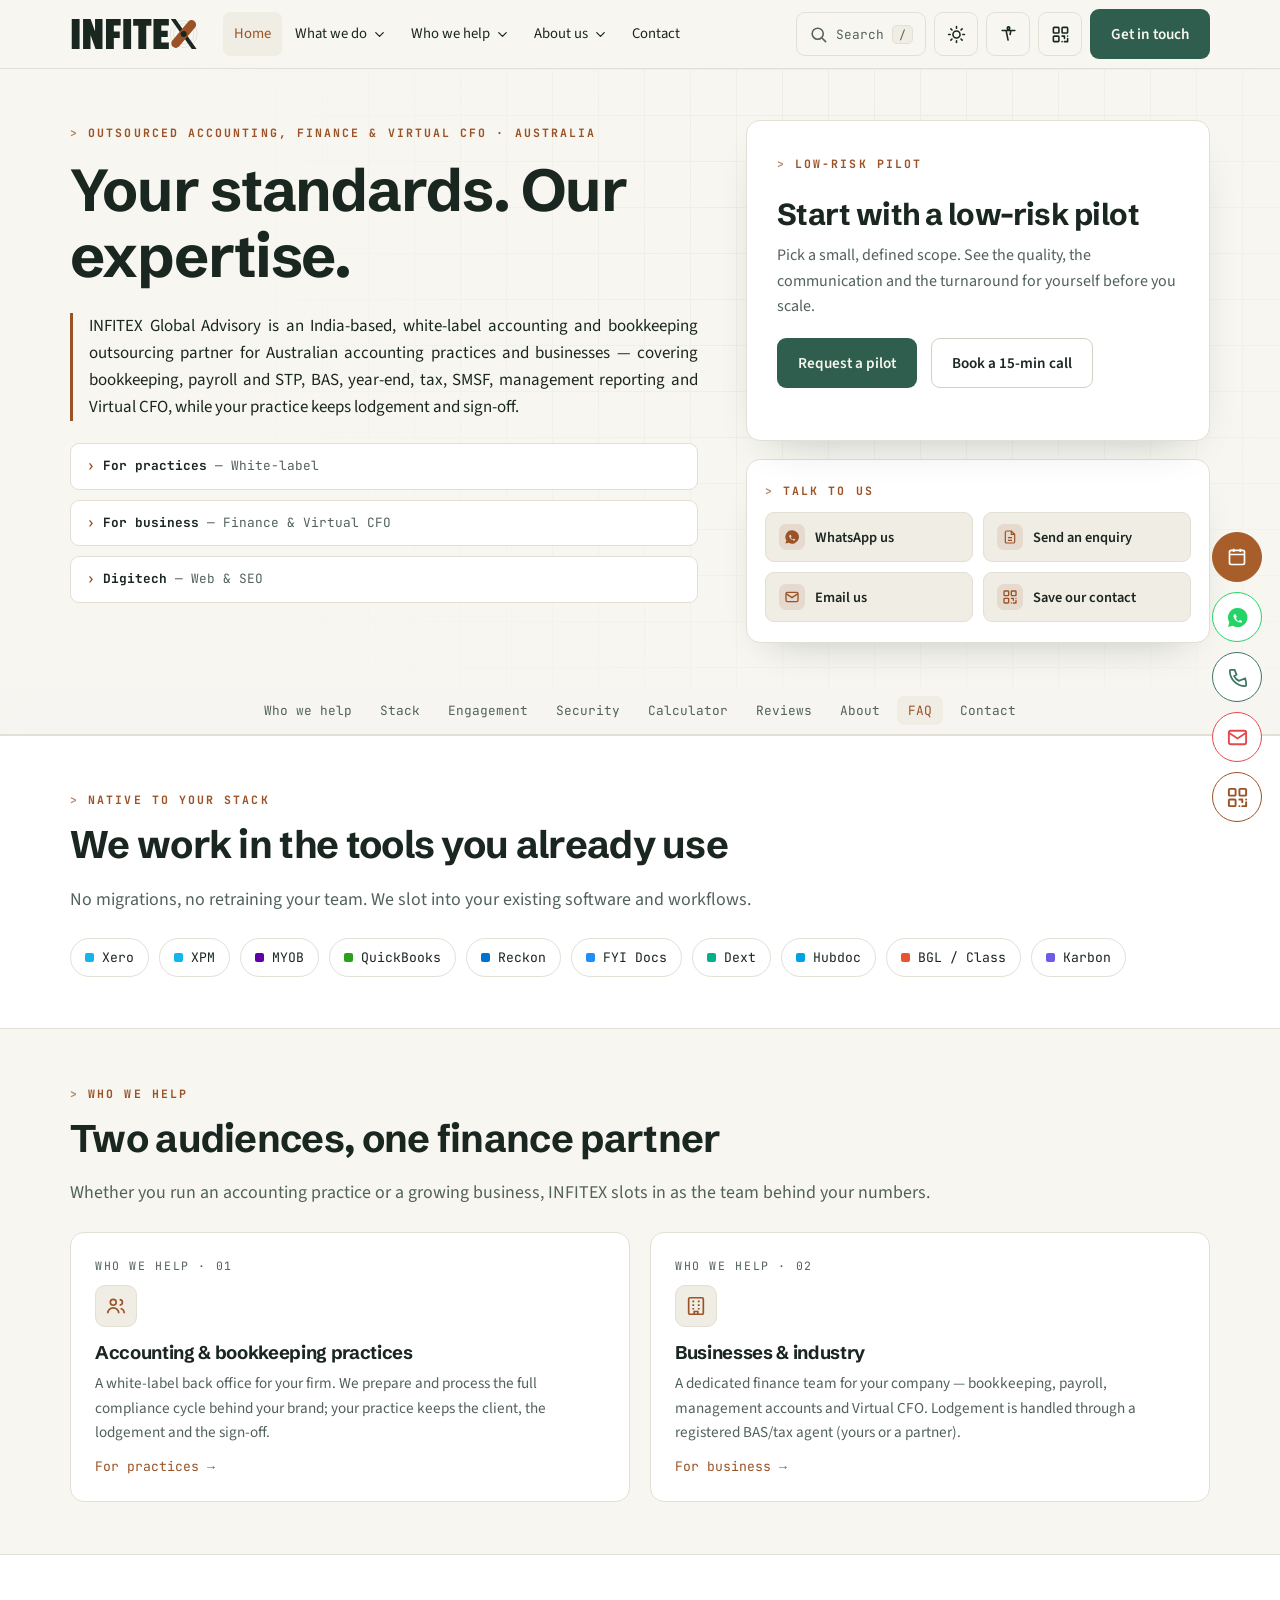
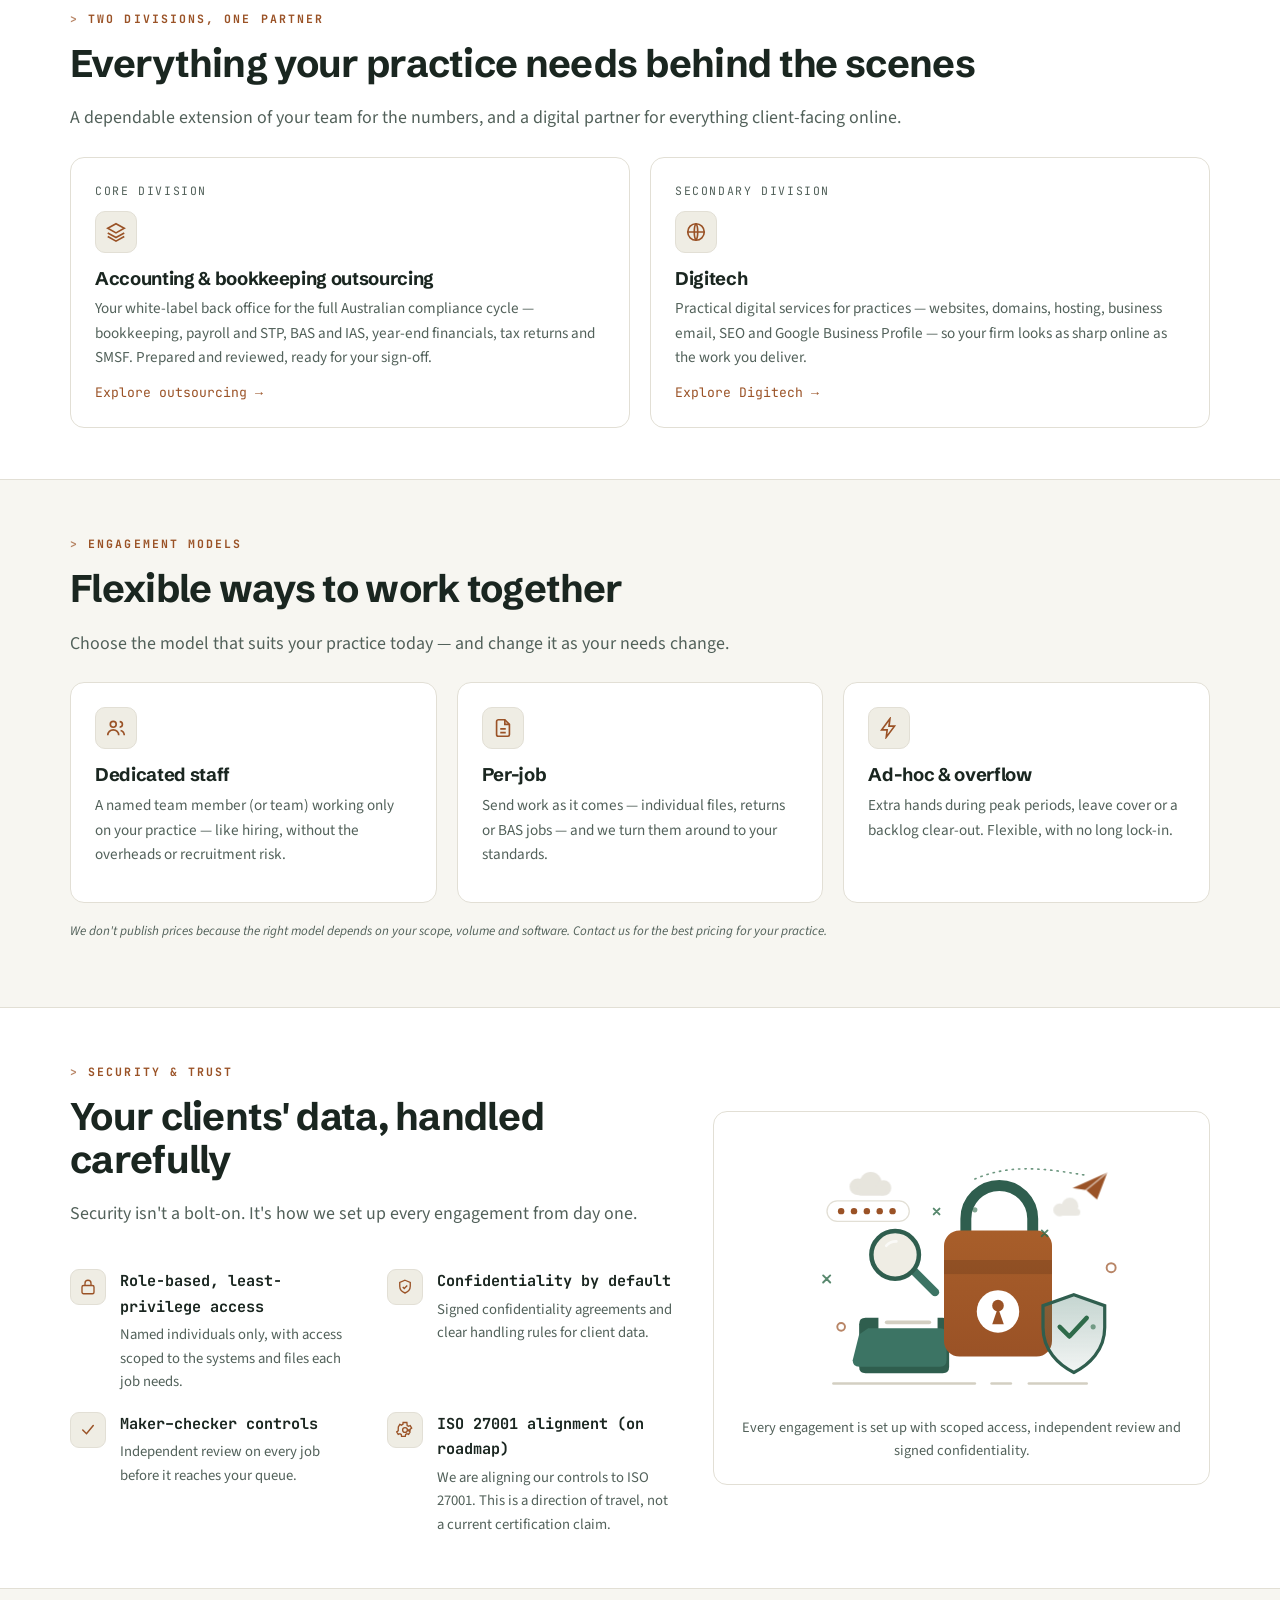
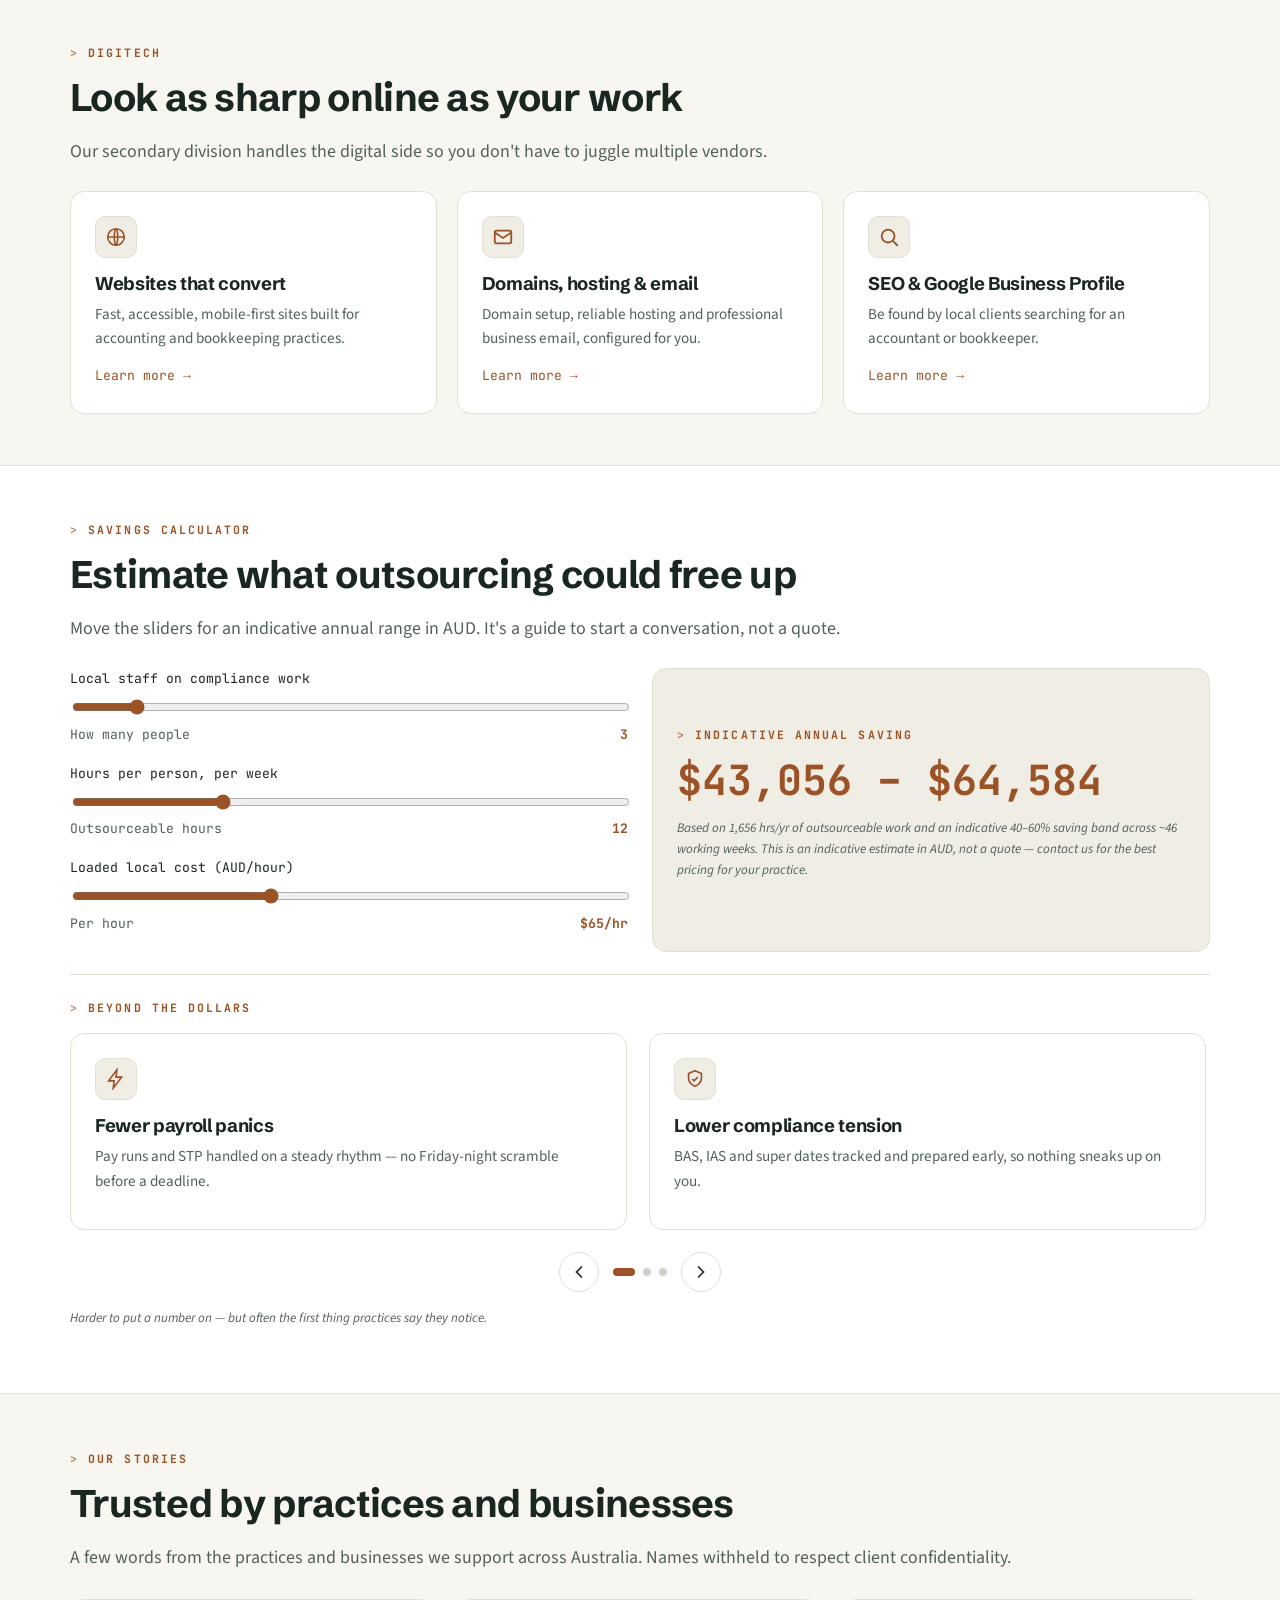
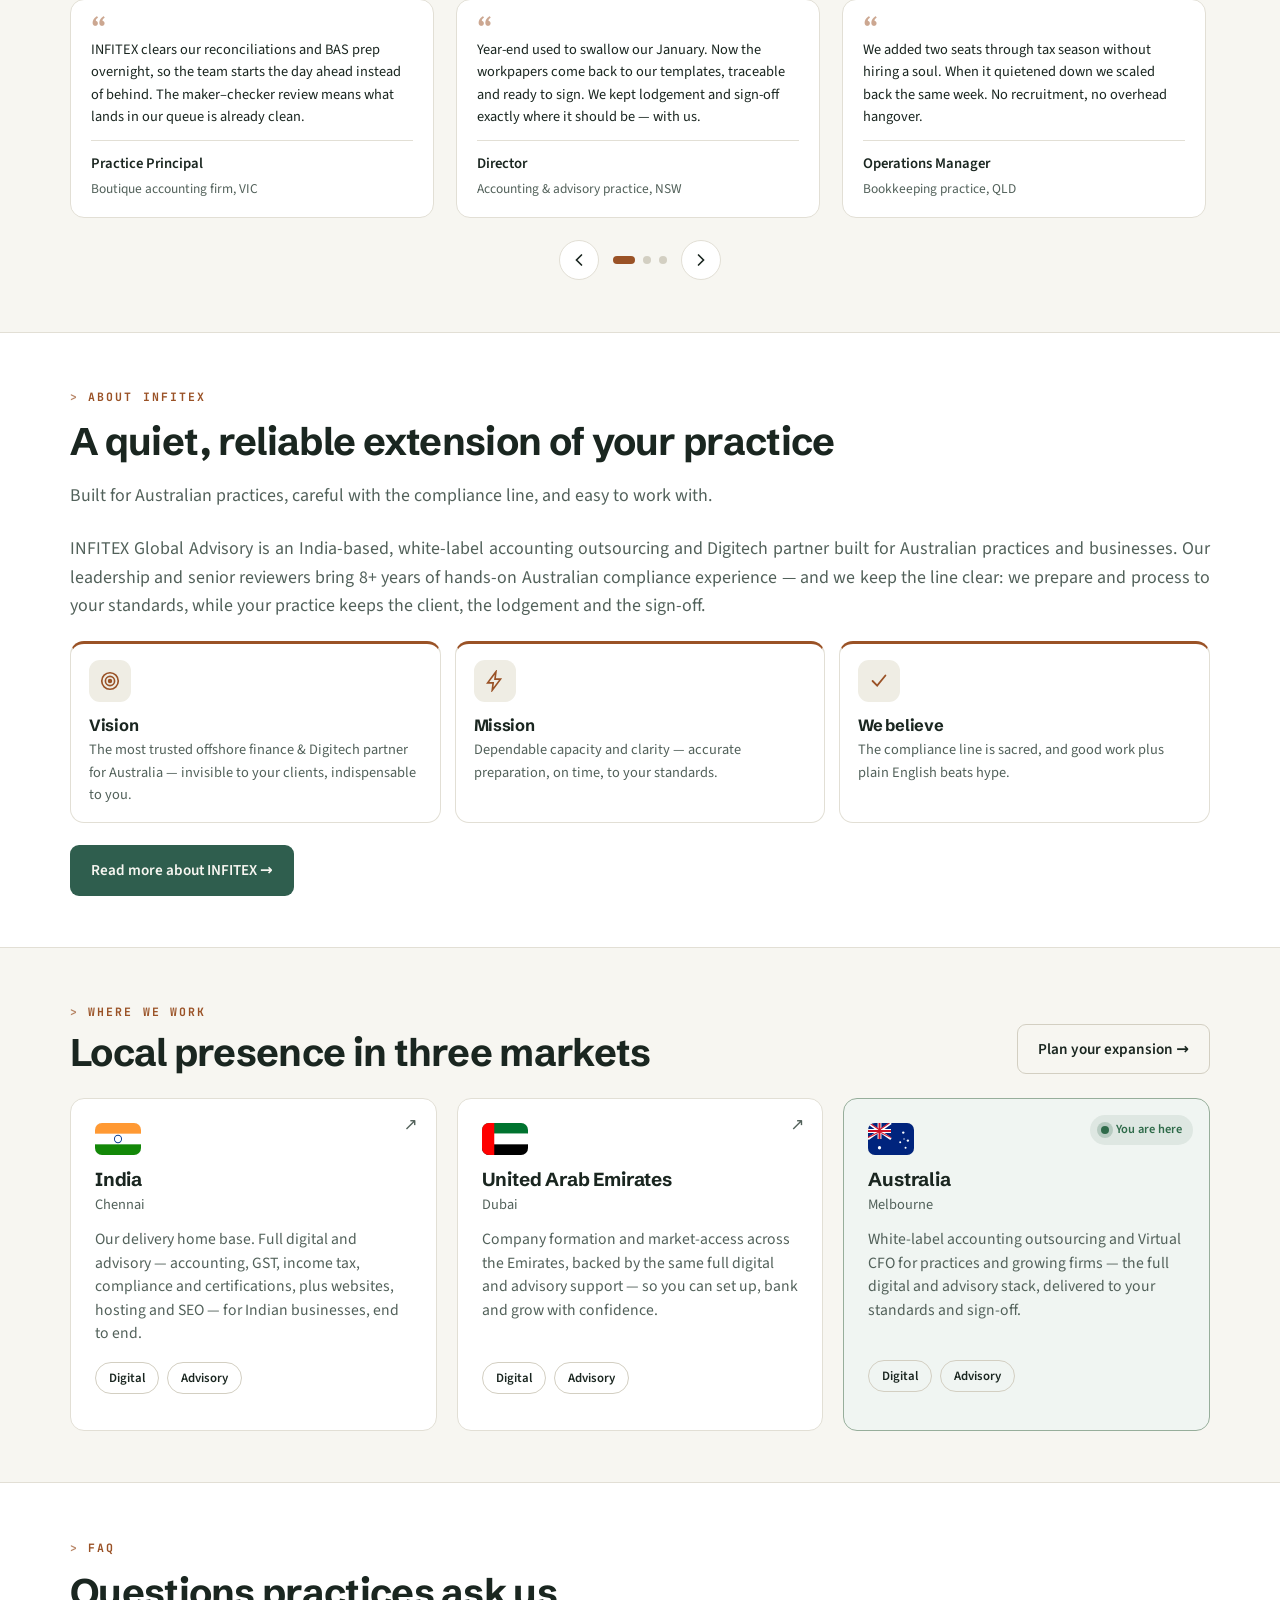
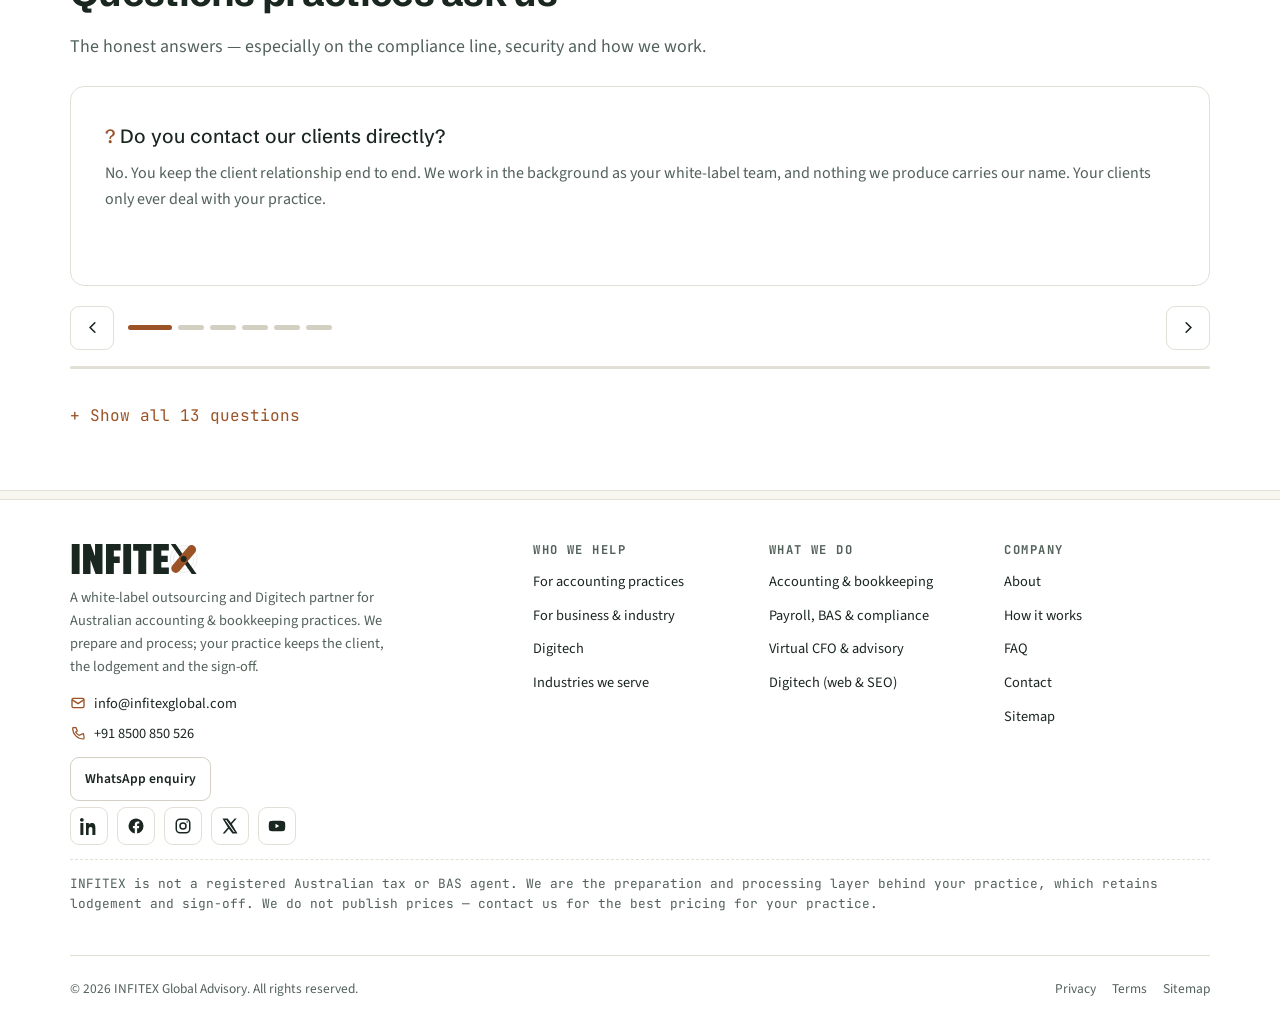
<file: index.html>
<!doctype html><html lang="en-AU"><head><meta charset="utf-8"><!-- Google tag (gtag.js) --><script async src="https://www.googletagmanager.com/gtag/js?id=G-7Z1QJE4YSM"></script><script>window.dataLayer=window.dataLayer||[];function gtag(){dataLayer.push(arguments);}gtag("js",new Date());gtag("config","G-7Z1QJE4YSM");</script><meta name="viewport" content="width=device-width,initial-scale=1,viewport-fit=cover"><title>White-label accounting outsourcing, Australia | INFITEX</title><meta name="description" content="White-label accounting, bookkeeping & Virtual CFO outsourcing for Australian practices and businesses. We prepare; you keep lodgement & sign-off."><meta name="author" content="INFITEX Global Advisory"><meta name="robots" content="index,follow,max-image-preview:large,max-snippet:-1,max-video-preview:-1"><link rel="canonical" href="https://infitexglobal.com/"><!-- SEO/GEO verification scaffold — replace PLACEHOLDER tokens after deploy --><meta name="google-site-verification" content="GOOGLE_SITE_VERIFICATION"><!-- <meta name="msvalidate.01" content="BING_SITE_VERIFICATION"> --><!-- <meta name="yandex-verification" content="YANDEX_SITE_VERIFICATION"> --><!-- <meta name="p:domain_verify" content="PINTEREST_SITE_VERIFICATION"> --><meta property="og:type" content="website"><meta property="og:site_name" content="INFITEX Global Advisory"><meta property="og:title" content="White-label accounting outsourcing, Australia | INFITEX"><meta property="og:description" content="White-label accounting, bookkeeping & Virtual CFO outsourcing for Australian practices and businesses. We prepare; you keep lodgement & sign-off."><meta property="og:url" content="https://infitexglobal.com/"><meta property="og:image" content="https://infitexglobal.com/og-image.png"><meta property="og:image:width" content="1200"><meta property="og:image:height" content="630"><meta property="og:image:alt" content="INFITEX Global Advisory — white-label accounting outsourcing for Australian practices"><meta property="og:locale" content="en_AU"><meta name="twitter:card" content="summary_large_image"><meta name="twitter:title" content="White-label accounting outsourcing, Australia | INFITEX"><meta name="twitter:description" content="White-label accounting, bookkeeping & Virtual CFO outsourcing for Australian practices and businesses. We prepare; you keep lodgement & sign-off."><meta name="twitter:image" content="https://infitexglobal.com/og-image.png"><meta name="twitter:image:alt" content="INFITEX Global Advisory"><meta name="theme-color" content="#F7F6F1" media="(prefers-color-scheme: light)"><meta name="theme-color" content="#14211C" media="(prefers-color-scheme: dark)"><link rel="icon" href="favicon.svg" type="image/svg+xml"><link rel="apple-touch-icon" href="apple-touch-icon.png"><link rel="sitemap" type="application/xml" title="Sitemap" href="sitemap.xml"><script>(function(){try{var d=document.documentElement;var t=localStorage.getItem('ix-theme')||'light';d.setAttribute('data-theme',t);if(localStorage.getItem('ix-contrast')==='high')d.setAttribute('data-contrast','high');if(localStorage.getItem('ix-grayscale')==='on')d.setAttribute('data-grayscale','on');var ts=localStorage.getItem('ix-textstep');var s=[-2,0,2,4,6];if(ts!==null)d.style.setProperty('--type-scale-step',(s[parseInt(ts,10)]||0)+'px');}catch(e){}})();</script><link rel="preload" href="/fonts/schibsted-grotesk-700.woff2" as="font" type="font/woff2" crossorigin><link rel="preload" href="/fonts/source-sans-3-400.woff2" as="font" type="font/woff2" crossorigin><link rel="stylesheet" href="styles.css?v=592ddce4"><script type="application/ld+json">{"@context":"https://schema.org","@graph":[{"@context":"https://schema.org","@type":"WebPage","@id":"https://infitexglobal.com/#webpage","url":"https://infitexglobal.com/","name":"White-label accounting outsourcing, Australia | INFITEX","description":"White-label accounting, bookkeeping & Virtual CFO outsourcing for Australian practices and businesses. We prepare; you keep lodgement & sign-off.","inLanguage":"en-AU","isPartOf":{"@id":"https://infitexglobal.com/#website"},"about":{"@id":"https://infitexglobal.com/#organization"},"speakable":{"@type":"SpeakableSpecification","cssSelector":["h1",".answer-lede"]}},{"@context":"https://schema.org","@type":"ProfessionalService","@id":"https://infitexglobal.com/#organization","name":"INFITEX Global Advisory","alternateName":"INFITEX","slogan":"A finance team that works to your standards.","description":"INFITEX Global Advisory is an India-based, white-label accounting and bookkeeping outsourcing partner for Australian accounting practices and businesses, covering bookkeeping, payroll and STP, BAS and IAS, year-end financials, tax and SMSF, plus management reporting and Virtual CFO. The client practice always retains lodgement and sign-off. A Digitech division provides websites, business email and SEO.","url":"https://infitexglobal.com/","logo":"https://infitexglobal.com/logo.svg","image":"https://infitexglobal.com/og-image.png","email":"info@infitexglobal.com","telephone":"+91-8500-850-526","priceRange":"Contact for a tailored quote","currenciesAccepted":"AUD","areaServed":{"@type":"Country","name":"Australia"},"knowsLanguage":["en-AU","en"],"availableLanguage":["English"],"knowsAbout":["White-label accounting outsourcing","Bookkeeping","Bank reconciliations","Accounts payable and receivable","Payroll","Single Touch Payroll (STP)","BAS preparation","IAS preparation","Year-end financial statements","Company and trust tax returns","SMSF accounting","BGL","Class","Xero","XPM","MYOB","QuickBooks","Reckon","Karbon","Dext","Hubdoc","FYI Docs","Management reporting","Budgeting and forecasting","Cash-flow forecasting","Virtual CFO","Australian tax compliance"],"serviceType":["Accounting outsourcing","Bookkeeping outsourcing","Payroll outsourcing","BAS and IAS preparation","Virtual CFO","Management reporting","Web design and SEO (Digitech)"],"contactPoint":{"@type":"ContactPoint","contactType":"sales","email":"info@infitexglobal.com","telephone":"+91-8500-850-526","areaServed":"AU","availableLanguage":["en-AU","en"]},"address":{"@type":"PostalAddress","addressCountry":"IN"},"sameAs":["https://www.linkedin.com/company/infitexglobal","https://www.facebook.com/infitexglobal","https://www.instagram.com/infitexglobal","https://x.com/infitexglobal","https://www.youtube.com/@infitexglobal"]},{"@context": "https://schema.org", "@type": "WebSite", "@id": "https://infitexglobal.com/#website", "name": "INFITEX Global Advisory", "url": "https://infitexglobal.com/", "publisher": {"@id": "https://infitexglobal.com/#organization"}, "inLanguage": "en-AU", "potentialAction": {"@type": "SearchAction", "target": {"@type": "EntryPoint", "urlTemplate": "https://infitexglobal.com/?q={search_term_string}"}, "query-input": "required name=search_term_string"}},{"@context": "https://schema.org", "@type": "Service", "serviceType": "White-label accounting & bookkeeping outsourcing", "provider": {"@id": "https://infitexglobal.com/#organization"}, "areaServed": {"@type": "Country", "name": "Australia"}, "description": "White-label preparation and processing across the Australian compliance cycle — bookkeeping, payroll and STP, BAS and IAS, year-end, tax, SMSF — plus management reporting and Virtual CFO. The client practice retains lodgement and sign-off.", "hasOfferCatalog": {"@type": "OfferCatalog", "name": "INFITEX services", "itemListElement": [{"@type": "Offer", "itemOffered": {"@type": "Service", "name": "Accounting & bookkeeping outsourcing"}}, {"@type": "Offer", "itemOffered": {"@type": "Service", "name": "Payroll, BAS & compliance preparation"}}, {"@type": "Offer", "itemOffered": {"@type": "Service", "name": "Virtual CFO & management reporting"}}, {"@type": "Offer", "itemOffered": {"@type": "Service", "name": "Digitech — websites, email & SEO"}}]}},{"@context": "https://schema.org", "@type": "FAQPage", "mainEntity": [{"@type": "Question", "name": "Do you contact our clients directly?", "acceptedAnswer": {"@type": "Answer", "text": "No. You keep the client relationship end to end. We work in the background as your white-label team, and nothing we produce carries our name. Your clients only ever deal with your practice."}}, {"@type": "Question", "name": "Are you a registered Australian tax or BAS agent?", "acceptedAnswer": {"@type": "Answer", "text": "No, and we never present ourselves as one. INFITEX is the preparation and processing layer behind your practice. Your registered agents retain all lodgement and sign-off responsibilities under the Tax Agent Services Act."}}, {"@type": "Question", "name": "Who lodges and signs off the work?", "acceptedAnswer": {"@type": "Answer", "text": "Your practice does. We prepare and process to your standards and hand the work back for your review, sign-off and lodgement. Final professional judgement always stays with you."}}, {"@type": "Question", "name": "What tasks can you take on?", "acceptedAnswer": {"@type": "Answer", "text": "Bookkeeping and reconciliations, accounts payable and receivable, payroll and STP, BAS and IAS preparation, year-end financials, company and trust tax returns, SMSF accounts and clean workpapers behind every job."}}, {"@type": "Question", "name": "Which software do you work in?", "acceptedAnswer": {"@type": "Answer", "text": "The tools you already use — Xero, XPM, MYOB, QuickBooks, Reckon, FYI Docs, Dext, Hubdoc, BGL and Class, and Karbon. We adapt to your stack and workflows rather than asking you to change."}}, {"@type": "Question", "name": "How do you keep our data secure?", "acceptedAnswer": {"@type": "Answer", "text": "Role-based access, named individuals on your jobs, confidentiality agreements and least-privilege access to your systems. We are aligning our controls to ISO 27001 — certification is on our roadmap, not a current claim."}}, {"@type": "Question", "name": "Do you use a maker–checker review?", "acceptedAnswer": {"@type": "Answer", "text": "Yes. Work is prepared by one team member and independently reviewed by another before it reaches you, so what lands in your queue is already checked and traceable."}}, {"@type": "Question", "name": "What turnaround can we expect?", "acceptedAnswer": {"@type": "Answer", "text": "Turnaround depends on scope and volume, and we agree it with you up front. The India–Australia time difference often means work moves overnight, so jobs can be ready for your morning."}}, {"@type": "Question", "name": "Can we start with a trial?", "acceptedAnswer": {"@type": "Answer", "text": "Yes. We recommend a low-risk pilot on a defined scope — a handful of files or one work type — so you can judge quality and fit before scaling up."}}, {"@type": "Question", "name": "Are we locked into a contract?", "acceptedAnswer": {"@type": "Answer", "text": "No long lock-in. We earn the relationship through quality and reliability. Engagement models are flexible and can scale up or down as your practice needs change."}}, {"@type": "Question", "name": "How does the time-zone difference help us?", "acceptedAnswer": {"@type": "Answer", "text": "Work prepared during Australian evening hours can be ready for your team the next morning, which helps smooth peak-period workloads without adding local headcount."}}, {"@type": "Question", "name": "Why don't you publish pricing?", "acceptedAnswer": {"@type": "Answer", "text": "Because the right price depends on your scope, volume and software. We tailor it to your practice rather than forcing you into a fixed tier — contact us for the best pricing for your practice."}}, {"@type": "Question", "name": "Do you also build websites and do SEO?", "acceptedAnswer": {"@type": "Answer", "text": "Yes — through our Digitech division. Websites, domains, hosting, business email, SEO and Google Business Profile, built for accounting and bookkeeping practices."}}]},{"@context":"https://schema.org","@type":"BreadcrumbList","itemListElement":[{"@type":"ListItem","position":1,"name":"Home","item":"https://infitexglobal.com/"}]}]}</script><!-- Microsoft Clarity --><script>(function(c,l,a,r,i,t,y){c[a]=c[a]||function(){(c[a].q=c[a].q||[]).push(arguments)};t=l.createElement(r);t.async=1;t.src="https://www.clarity.ms/tag/"+i+"?ref=bwt";y=l.getElementsByTagName(r)[0];y.parentNode.insertBefore(t,y);})(window,document,"clarity","script","xyhvnnr2j4");</script></head><body><a class="skip-link" href="#main">Skip to content</a><header class="site-header"><div class="shell header-inner"><a class="brand" href="/" aria-label="INFITEX Global Advisory — home"><svg class="brand-logo" viewBox="0 0 309.3 72.0" role="img" aria-label="INFITEX" focusable="false"><g class="brand-word" transform="translate(0 72.00) scale(0.10465 -0.10465)"><g transform="translate(0.0 0)"><path d="M40 0V688H220V0Z"/></g><g transform="translate(260.0 0)"><path d="M327 0 216 310H211V0H40V688H213L309 421H315V688H486V0Z"/></g><g transform="translate(786.0 0)"><path d="M40 0V688H377V540H220V402H356V254H220V0Z"/></g><g transform="translate(1183.0 0)"><path d="M40 0V688H220V0Z"/></g><g transform="translate(1443.0 0)"><path d="M126 0V535H7V688H426V535H307V0Z"/></g><g transform="translate(1876.0 0)"><path d="M40 0V688H393V540H220V421H367V274H220V148H393V0Z"/></g></g><g class="brand-x"><g class="bx-ring" fill="none"><circle cx="273.11" cy="36.00" r="24.48"/><circle cx="273.11" cy="36.00" r="32.40"/></g><path class="bx-ink" d="M 242.15 0.00 L 253.67 0.00 L 304.07 72.00 L 292.55 72.00 Z"/><rect class="bx-acc" x="262.31" y="-4.32" width="21.60" height="80.64" rx="10.80" transform="rotate(40 273.11 36.00)"/><circle class="bx-dot" cx="273.11" cy="36.00" r="7.20"/></g></svg></a><nav class="nav" aria-label="Primary"><a class="nav-link" href="/" aria-current="page">Home</a><div class="nav-item has-mega"><button type="button" class="nav-link nav-trigger" aria-expanded="false" aria-haspopup="true" aria-controls="mega-what-we-do">What we do<svg class="caret" viewBox="0 0 24 24" aria-hidden="true" focusable="false"><path d="M6 9l6 6 6-6" fill="none" stroke="currentColor" stroke-width="2" stroke-linecap="round" stroke-linejoin="round"/></svg></button><div class="mega-panel" id="mega-what-we-do" role="region" aria-label="What we do"><div class="mega-grid"><div class="mega-col"><p class="mega-h">Accounting & bookkeeping</p><ul><li><a href="/outsourcing#scope"><span class="mega-t">Bookkeeping & reconciliations</span><span class="mega-d">Books kept accurate, coded and reconciled.</span></a></li><li><a href="/outsourcing#scope"><span class="mega-t">Accounts payable & receivable</span><span class="mega-d">Bills, invoices and debtor follow-up.</span></a></li><li><a href="/outsourcing#scope"><span class="mega-t">Year-end financials</span><span class="mega-d">Financial statements to your standards.</span></a></li><li><a href="/outsourcing#scope"><span class="mega-t">Workpapers</span><span class="mega-d">Clean, traceable workpapers behind every job.</span></a></li></ul></div><div class="mega-col"><p class="mega-h">Payroll, BAS & compliance</p><ul><li><a href="/outsourcing#scope"><span class="mega-t">Payroll & STP</span><span class="mega-d">Pay runs and Single Touch Payroll, ready to lodge.</span></a></li><li><a href="/outsourcing#scope"><span class="mega-t">BAS / IAS preparation</span><span class="mega-d">Activity statements drafted for your sign-off.</span></a></li><li><a href="/outsourcing#scope"><span class="mega-t">Company & trust tax returns</span><span class="mega-d">Returns prepared; your agent signs and lodges.</span></a></li><li><a href="/outsourcing#scope"><span class="mega-t">SMSF accounts (BGL/Class)</span><span class="mega-d">Self-managed super fund accounts & workpapers.</span></a></li></ul></div><div class="mega-col"><p class="mega-h">Advisory & Virtual CFO</p><ul><li><a href="/industry#vcfo"><span class="mega-t">Virtual CFO</span><span class="mega-d">Senior finance leadership, fractionally.</span></a></li><li><a href="/industry#what"><span class="mega-t">Management accounts & reporting</span><span class="mega-d">Monthly, decision-ready reporting.</span></a></li><li><a href="/industry#what"><span class="mega-t">Budgeting & forecasting</span><span class="mega-d">Budgets, rolling forecasts and scenarios.</span></a></li><li><a href="/industry#vcfo"><span class="mega-t">Cash-flow management</span><span class="mega-d">13-week cash-flow and working-capital visibility.</span></a></li></ul></div><div class="mega-col"><p class="mega-h">Digitech</p><ul><li><a href="/digitech#services"><span class="mega-t">Web design & build</span><span class="mega-d">Fast, accessible, mobile-first websites.</span></a></li><li><a href="/digitech#services"><span class="mega-t">Domains, hosting & email</span><span class="mega-d">Set up and managed for you.</span></a></li><li><a href="/digitech#services"><span class="mega-t">SEO & Google Business Profile</span><span class="mega-d">Be found by local clients.</span></a></li><li><a href="/digitech#services"><span class="mega-t">Care & maintenance</span><span class="mega-d">Updates, backups and ongoing changes.</span></a></li></ul></div></div></div></div><div class="nav-item has-mega"><button type="button" class="nav-link nav-trigger" aria-expanded="false" aria-haspopup="true" aria-controls="mega-who-we-help">Who we help<svg class="caret" viewBox="0 0 24 24" aria-hidden="true" focusable="false"><path d="M6 9l6 6 6-6" fill="none" stroke="currentColor" stroke-width="2" stroke-linecap="round" stroke-linejoin="round"/></svg></button><div class="mega-panel" id="mega-who-we-help" role="region" aria-label="Who we help"><div class="mega-grid"><div class="mega-col"><p class="mega-h">By audience</p><ul><li><a href="/outsourcing"><span class="mega-t">For accounting practices</span><span class="mega-d">White-label back office for your firm.</span></a></li><li><a href="/industry"><span class="mega-t">For business & industry</span><span class="mega-d">A dedicated outsourced finance team.</span></a></li><li><a href="/digitech"><span class="mega-t">Digitech</span><span class="mega-d">Web, email & SEO for client-facing growth.</span></a></li></ul></div><div class="mega-col"><p class="mega-h">Industries we serve</p><ul><li><a href="/industry#industries"><span class="mega-t">Construction & trades</span><span class="mega-d">Job costing, payroll and BAS.</span></a></li><li><a href="/industry#industries"><span class="mega-t">Retail & e-commerce</span><span class="mega-d">High-volume reconciliations and reporting.</span></a></li><li><a href="/industry#industries"><span class="mega-t">Professional services</span><span class="mega-d">Clean books and management accounts.</span></a></li><li><a href="/industry#industries"><span class="mega-t">Healthcare & allied health</span><span class="mega-d">Compliant bookkeeping and payroll.</span></a></li></ul></div></div></div></div><div class="nav-item has-mega"><button type="button" class="nav-link nav-trigger" aria-expanded="false" aria-haspopup="true" aria-controls="mega-about-us">About us<svg class="caret" viewBox="0 0 24 24" aria-hidden="true" focusable="false"><path d="M6 9l6 6 6-6" fill="none" stroke="currentColor" stroke-width="2" stroke-linecap="round" stroke-linejoin="round"/></svg></button><div class="mega-panel" id="mega-about-us" role="region" aria-label="About us"><div class="mega-grid"><div class="mega-col"><p class="mega-h">Company</p><ul><li><a href="/about"><span class="mega-t">About INFITEX</span><span class="mega-d">A dependable extension of your team, native to your stack.</span></a></li><li><a href="/about#vmb"><span class="mega-t">Vision, mission & values</span><span class="mega-d">What we stand for and how we work.</span></a></li></ul></div><div class="mega-col"><p class="mega-h">Proof & answers</p><ul><li><a href="/#testimonials"><span class="mega-t">Our stories</span><span class="mega-d">What practices and businesses say about us.</span></a></li><li><a href="/#faq"><span class="mega-t">FAQ</span><span class="mega-d">Honest answers on the compliance line, security and how we work.</span></a></li></ul></div></div></div></div><a class="nav-link" href="/contact">Contact</a></nav><div class="header-tools"><button class="icon-btn search-btn" data-open-search aria-label="Search the site"><svg viewBox="0 0 24 24" fill="none" stroke="currentColor" stroke-width="2" stroke-linecap="round"><circle cx="11" cy="11" r="7"/><path d="M21 21l-4-4"/></svg><span>Search</span><kbd>/</kbd></button><button class="icon-btn" data-theme-toggle aria-label="Toggle light or dark theme" aria-pressed="false"><svg viewBox="0 0 24 24" fill="none" stroke="currentColor" stroke-width="2" stroke-linecap="round"><circle cx="12" cy="12" r="4.5"/><path d="M12 2v2M12 20v2M2 12h2M20 12h2M4.9 4.9l1.4 1.4M17.7 17.7l1.4 1.4M19.1 4.9l-1.4 1.4M6.3 17.7l-1.4 1.4"/></svg></button><button class="icon-btn" data-open-a11y aria-label="Open accessibility settings"><svg viewBox="0 0 24 24" fill="none" stroke="currentColor" stroke-width="2" stroke-linecap="round"><circle cx="12" cy="4" r="1.6"/><path d="M4 7h16M9 7l1 5 1.5 7M15 7l-1 5"/></svg></button><button class="icon-btn qr-header-btn" data-open-qr aria-label="Show QR code to save our contact" title="Save our contact (QR)"><svg viewBox="0 0 24 24" fill="none" stroke="currentColor" stroke-width="2" stroke-linecap="round" stroke-linejoin="round"><rect x="3" y="3" width="7" height="7" rx="1"/><rect x="14" y="3" width="7" height="7" rx="1"/><rect x="3" y="14" width="7" height="7" rx="1"/><path d="M14 14h3v3M21 14v.01M14 21h.01M17 21h4v-4M21 17v.01"/></svg></button><a class="btn btn-primary header-cta" href="/contact">Get in touch</a><button class="icon-btn hamburger" data-open-nav aria-label="Open menu" aria-expanded="false"><svg viewBox="0 0 24 24" fill="none" stroke="currentColor" stroke-width="2" stroke-linecap="round"><path d="M3 6h18M3 12h18M3 18h18"/></svg></button></div></div></header><div class="mobile-nav" id="mobileNav" aria-hidden="true"><div class="mobile-nav-top"><a class="brand" href="/" aria-label="INFITEX home"><svg class="brand-logo" viewBox="0 0 309.3 72.0" role="img" aria-label="INFITEX" focusable="false"><g class="brand-word" transform="translate(0 72.00) scale(0.10465 -0.10465)"><g transform="translate(0.0 0)"><path d="M40 0V688H220V0Z"/></g><g transform="translate(260.0 0)"><path d="M327 0 216 310H211V0H40V688H213L309 421H315V688H486V0Z"/></g><g transform="translate(786.0 0)"><path d="M40 0V688H377V540H220V402H356V254H220V0Z"/></g><g transform="translate(1183.0 0)"><path d="M40 0V688H220V0Z"/></g><g transform="translate(1443.0 0)"><path d="M126 0V535H7V688H426V535H307V0Z"/></g><g transform="translate(1876.0 0)"><path d="M40 0V688H393V540H220V421H367V274H220V148H393V0Z"/></g></g><g class="brand-x"><g class="bx-ring" fill="none"><circle cx="273.11" cy="36.00" r="24.48"/><circle cx="273.11" cy="36.00" r="32.40"/></g><path class="bx-ink" d="M 242.15 0.00 L 253.67 0.00 L 304.07 72.00 L 292.55 72.00 Z"/><rect class="bx-acc" x="262.31" y="-4.32" width="21.60" height="80.64" rx="10.80" transform="rotate(40 273.11 36.00)"/><circle class="bx-dot" cx="273.11" cy="36.00" r="7.20"/></g></svg></a><button class="icon-btn" data-close-nav aria-label="Close menu"><svg viewBox="0 0 24 24" fill="none" stroke="currentColor" stroke-width="2" stroke-linecap="round"><path d="M6 6l12 12M18 6L6 18"/></svg></button></div><nav aria-label="Mobile"><a class="m-link" href="/">Home</a><div class="m-acc"><button type="button" class="m-acc-btn" aria-expanded="false" aria-controls="macc-what-we-do">What we do<svg class="caret" viewBox="0 0 24 24" aria-hidden="true" focusable="false"><path d="M6 9l6 6 6-6" fill="none" stroke="currentColor" stroke-width="2" stroke-linecap="round" stroke-linejoin="round"/></svg></button><div class="m-acc-panel" id="macc-what-we-do"><p class="m-group">Accounting & bookkeeping</p><a class="m-sublink" href="/outsourcing#scope">Bookkeeping & reconciliations</a><a class="m-sublink" href="/outsourcing#scope">Accounts payable & receivable</a><a class="m-sublink" href="/outsourcing#scope">Year-end financials</a><a class="m-sublink" href="/outsourcing#scope">Workpapers</a><p class="m-group">Payroll, BAS & compliance</p><a class="m-sublink" href="/outsourcing#scope">Payroll & STP</a><a class="m-sublink" href="/outsourcing#scope">BAS / IAS preparation</a><a class="m-sublink" href="/outsourcing#scope">Company & trust tax returns</a><a class="m-sublink" href="/outsourcing#scope">SMSF accounts (BGL/Class)</a><p class="m-group">Advisory & Virtual CFO</p><a class="m-sublink" href="/industry#vcfo">Virtual CFO</a><a class="m-sublink" href="/industry#what">Management accounts & reporting</a><a class="m-sublink" href="/industry#what">Budgeting & forecasting</a><a class="m-sublink" href="/industry#vcfo">Cash-flow management</a><p class="m-group">Digitech</p><a class="m-sublink" href="/digitech#services">Web design & build</a><a class="m-sublink" href="/digitech#services">Domains, hosting & email</a><a class="m-sublink" href="/digitech#services">SEO & Google Business Profile</a><a class="m-sublink" href="/digitech#services">Care & maintenance</a></div></div><div class="m-acc"><button type="button" class="m-acc-btn" aria-expanded="false" aria-controls="macc-who-we-help">Who we help<svg class="caret" viewBox="0 0 24 24" aria-hidden="true" focusable="false"><path d="M6 9l6 6 6-6" fill="none" stroke="currentColor" stroke-width="2" stroke-linecap="round" stroke-linejoin="round"/></svg></button><div class="m-acc-panel" id="macc-who-we-help"><p class="m-group">By audience</p><a class="m-sublink" href="/outsourcing">For accounting practices</a><a class="m-sublink" href="/industry">For business & industry</a><a class="m-sublink" href="/digitech">Digitech</a><p class="m-group">Industries we serve</p><a class="m-sublink" href="/industry#industries">Construction & trades</a><a class="m-sublink" href="/industry#industries">Retail & e-commerce</a><a class="m-sublink" href="/industry#industries">Professional services</a><a class="m-sublink" href="/industry#industries">Healthcare & allied health</a></div></div><div class="m-acc"><button type="button" class="m-acc-btn" aria-expanded="false" aria-controls="macc-about-us">About us<svg class="caret" viewBox="0 0 24 24" aria-hidden="true" focusable="false"><path d="M6 9l6 6 6-6" fill="none" stroke="currentColor" stroke-width="2" stroke-linecap="round" stroke-linejoin="round"/></svg></button><div class="m-acc-panel" id="macc-about-us"><p class="m-group">Company</p><a class="m-sublink" href="/about">About INFITEX</a><a class="m-sublink" href="/about#vmb">Vision, mission & values</a><p class="m-group">Proof & answers</p><a class="m-sublink" href="/#testimonials">Our stories</a><a class="m-sublink" href="/#faq">FAQ</a></div></div><a class="m-link" href="/contact">Contact</a></nav><div style="margin-top:24px;display:flex;gap:10px;flex-wrap:wrap"><button class="btn btn-ghost" data-open-wa>WhatsApp us</button><a class="btn btn-primary" href="/contact">Get in touch</a></div></div><main id="main"><section class="hero hero-grid" id="top"><div class="shell"><div class="hero-inner"><div><span class="eyebrow">Outsourced accounting, finance &amp; Virtual CFO · Australia</span><h1>Your standards. Our expertise.</h1><p class="answer-lede">INFITEX Global Advisory is an India-based, white-label accounting and bookkeeping outsourcing partner for Australian accounting practices and businesses — covering bookkeeping, payroll and STP, BAS, year-end, tax, SMSF, management reporting and Virtual CFO, while your practice keeps lodgement and sign-off.</p><ul class="hero-paths hero-paths--list"><li><a class="path-chip" href="/outsourcing"><b>For practices</b> <span>— White-label</span></a></li><li><a class="path-chip" href="/industry"><b>For business</b> <span>— Finance &amp; Virtual CFO</span></a></li><li><a class="path-chip" href="/digitech"><b>Digitech</b> <span>— Web &amp; SEO</span></a></li></ul></div><div class="hero-aside"><aside class="hero-pilot" aria-labelledby="hero-pilot-title"><span class="eyebrow">Low-risk pilot</span><h2 id="hero-pilot-title">Start with a low-risk pilot</h2><p>Pick a small, defined scope. See the quality, the communication and the turnaround for yourself before you scale.</p><div class="hero-cta"><a class="btn btn-primary" href="/contact">Request a pilot</a><a class="btn btn-ghost" data-booking href="/contact">Book a 15-min call</a></div></aside><div class="hero-contact" aria-label="Quick contact options"><span class="eyebrow">Talk to us</span><div class="hero-contact-actions"><button type="button" class="hc-btn" data-open-wa><span class="hc-ic"><svg viewBox="0 0 24 24" fill="currentColor"><path d="M12 2a9.9 9.9 0 0 0-8.5 15l-1.3 4.8 4.9-1.3A10 10 0 1 0 12 2Zm5.6 14.1c-.2.6-1.2 1.2-1.7 1.2s-1 .2-3.3-.7-3.7-3.2-3.8-3.4-1-1.3-1-2.4.6-1.7.8-1.9.4-.3.6-.3h.5c.2 0 .4 0 .6.5l.8 1.9c.1.2.1.4 0 .5l-.3.5-.4.4c-.1.1-.3.3-.1.5l.9 1.4c.6.9 1.4 1.2 1.6 1.3s.4.1.5 0l.7-.8c.2-.2.3-.2.5-.1l1.7.8c.2.1.4.2.4.3.1.2.1.7-.1 1.3Z"/></svg></span><span>WhatsApp us</span></button><a class="hc-btn" href="/contact"><span class="hc-ic"><svg viewBox="0 0 24 24" fill="none" stroke="currentColor" stroke-width="1.8"><path d="M14 3H7a2 2 0 0 0-2 2v14a2 2 0 0 0 2 2h10a2 2 0 0 0 2-2V8l-5-5Z"/><path d="M14 3v5h5M9 13h6M9 17h6"/></svg></span><span>Send an enquiry</span></a><button type="button" class="hc-btn" data-open-mail><span class="hc-ic"><svg viewBox="0 0 24 24" fill="none" stroke="currentColor" stroke-width="2"><rect x="3" y="5" width="18" height="14" rx="2"/><path d="M3 7l9 6 9-6"/></svg></span><span>Email us</span></button><button type="button" class="hc-btn" data-open-qr><span class="hc-ic"><svg viewBox="0 0 24 24" fill="none" stroke="currentColor" stroke-width="2" stroke-linecap="round" stroke-linejoin="round"><rect x="3" y="3" width="7" height="7" rx="1"/><rect x="14" y="3" width="7" height="7" rx="1"/><rect x="3" y="14" width="7" height="7" rx="1"/><path d="M14 14h3v3M21 14v.01M14 21h.01M17 21h4v-4M21 17v.01"/></svg></span><span>Save our contact</span></button></div></div></div></div></div></section><nav class="section-nav" aria-label="On this page"><div class="shell"><ul><li><a href="#who">Who we help</a></li><li><a href="#stack">Stack</a></li><li><a href="#engagement">Engagement</a></li><li><a href="#security">Security</a></li><li><a href="#calculator">Calculator</a></li><li><a href="#testimonials">Reviews</a></li><li><a href="#about">About</a></li><li><a href="#faq">FAQ</a></li><li><a href="/contact">Contact</a></li></ul></div></nav><section class="section alt" id="stack" aria-labelledby="stack-title"><div class="shell"><div class="section-head"><span class="eyebrow">Native to your stack</span><h2 class="section-title" id="stack-title">We work in the tools you already use</h2><p class="lead" data-tw>No migrations, no retraining your team. We slot into your existing software and workflows.</p></div><div class="stack-strip"><span class="stack-chip"><span class="dot" style="background:#13B5EA"></span>Xero</span><span class="stack-chip"><span class="dot" style="background:#13B5EA"></span>XPM</span><span class="stack-chip"><span class="dot" style="background:#6100A5"></span>MYOB</span><span class="stack-chip"><span class="dot" style="background:#2CA01C"></span>QuickBooks</span><span class="stack-chip"><span class="dot" style="background:#0072CE"></span>Reckon</span><span class="stack-chip"><span class="dot" style="background:#1F8EFA"></span>FYI Docs</span><span class="stack-chip"><span class="dot" style="background:#00B289"></span>Dext</span><span class="stack-chip"><span class="dot" style="background:#00A4E4"></span>Hubdoc</span><span class="stack-chip"><span class="dot" style="background:#E8542E"></span>BGL / Class</span><span class="stack-chip"><span class="dot" style="background:#6C5CE7"></span>Karbon</span></div></div></section><section class="section" id="who" aria-labelledby="who-title"><div class="shell"><div class="section-head"><span class="eyebrow">Who we help</span><h2 class="section-title" id="who-title">Two audiences, one finance partner</h2><p class="lead" data-tw>Whether you run an accounting practice or a growing business, INFITEX slots in as the team behind your numbers.</p></div><div class="grid grid-2"><article class="division card"><span class="tag">Who we help · 01</span><div class="ico"><svg viewBox="0 0 24 24" fill="none" stroke="currentColor" stroke-width="1.8"><circle cx="9" cy="8" r="3.2"/><path d="M3 20a6 6 0 0 1 12 0M16 5a3 3 0 0 1 0 6M21 20a5.5 5.5 0 0 0-4-5.3"/></svg></div><h3>Accounting &amp; bookkeeping practices</h3><p>A white-label back office for your firm. We prepare and process the full compliance cycle behind your brand; your practice keeps the client, the lodgement and the sign-off.</p><a class="more" href="/outsourcing">For practices →</a></article><article class="division card"><span class="tag">Who we help · 02</span><div class="ico"><svg viewBox="0 0 24 24" fill="none" stroke="currentColor" stroke-width="1.8"><rect x="4" y="3" width="16" height="18" rx="1.5"/><path d="M8 7h2M14 7h2M8 11h2M14 11h2M8 15h2M14 15h2M10 21v-3h4v3"/></svg></div><h3>Businesses &amp; industry</h3><p>A dedicated finance team for your company — bookkeeping, payroll, management accounts and Virtual CFO. Lodgement is handled through a registered BAS/tax agent (yours or a partner).</p><a class="more" href="/industry">For business →</a></article></div></div></section><section class="section alt" id="divisions" aria-labelledby="divisions-title"><div class="shell"><div class="section-head"><span class="eyebrow">Two divisions, one partner</span><h2 class="section-title" id="divisions-title">Everything your practice needs behind the scenes</h2><p class="lead" data-tw>A dependable extension of your team for the numbers, and a digital partner for everything client-facing online.</p></div><div class="grid grid-2"><article class="division card"><span class="tag">Core division</span><div class="ico"><svg viewBox="0 0 24 24" fill="none" stroke="currentColor" stroke-width="1.8"><path d="M12 3l9 5-9 5-9-5 9-5Z"/><path d="M3 13l9 5 9-5M3 17l9 5 9-5"/></svg></div><h3>Accounting &amp; bookkeeping outsourcing</h3><p>Your white-label back office for the full Australian compliance cycle — bookkeeping, payroll and STP, BAS and IAS, year-end financials, tax returns and SMSF. Prepared and reviewed, ready for your sign-off.</p><a class="more" href="/outsourcing">Explore outsourcing →</a></article><article class="division card"><span class="tag">Secondary division</span><div class="ico"><svg viewBox="0 0 24 24" fill="none" stroke="currentColor" stroke-width="1.8"><circle cx="12" cy="12" r="9"/><path d="M3 12h18M12 3c2.5 2.5 2.5 15 0 18M12 3c-2.5 2.5-2.5 15 0 18"/></svg></div><h3>Digitech</h3><p>Practical digital services for practices — websites, domains, hosting, business email, SEO and Google Business Profile — so your firm looks as sharp online as the work you deliver.</p><a class="more" href="/digitech">Explore Digitech →</a></article></div></div></section><section class="section" id="engagement" aria-labelledby="engagement-title"><div class="shell"><div class="section-head"><span class="eyebrow">Engagement models</span><h2 class="section-title" id="engagement-title">Flexible ways to work together</h2><p class="lead" data-tw>Choose the model that suits your practice today — and change it as your needs change.</p></div><div class="grid grid-3"><article class="card"><div class="ico"><svg viewBox="0 0 24 24" fill="none" stroke="currentColor" stroke-width="1.8"><circle cx="9" cy="8" r="3.2"/><path d="M3 20a6 6 0 0 1 12 0M16 5a3 3 0 0 1 0 6M21 20a5.5 5.5 0 0 0-4-5.3"/></svg></div><h3>Dedicated staff</h3><p>A named team member (or team) working only on your practice — like hiring, without the overheads or recruitment risk.</p></article><article class="card"><div class="ico"><svg viewBox="0 0 24 24" fill="none" stroke="currentColor" stroke-width="1.8"><path d="M14 3H7a2 2 0 0 0-2 2v14a2 2 0 0 0 2 2h10a2 2 0 0 0 2-2V8l-5-5Z"/><path d="M14 3v5h5M9 13h6M9 17h6"/></svg></div><h3>Per-job</h3><p>Send work as it comes — individual files, returns or BAS jobs — and we turn them around to your standards.</p></article><article class="card"><div class="ico"><svg viewBox="0 0 24 24" fill="none" stroke="currentColor" stroke-width="1.8"><path d="M13 2L4 14h6l-1 8 9-12h-6l1-8Z"/></svg></div><h3>Ad-hoc &amp; overflow</h3><p>Extra hands during peak periods, leave cover or a backlog clear-out. Flexible, with no long lock-in.</p></article></div><p class="note" style="margin-top:18px">We don't publish prices because the right model depends on your scope, volume and software. Contact us for the best pricing for your practice.</p></div></section><section class="section alt" id="security" aria-labelledby="security-title"><div class="shell"><div class="split-2 split-2--rev sec-split"><div class="sec-main"><div class="section-head" style="margin-bottom:22px"><span class="eyebrow">Security &amp; trust</span><h2 class="section-title" id="security-title">Your clients' data, handled carefully</h2><p class="lead" data-tw>Security isn't a bolt-on. It's how we set up every engagement from day one.</p></div><ul class="feature-list feature-grid-2"><li><div class="ico"><svg viewBox="0 0 24 24" fill="none" stroke="currentColor" stroke-width="1.8"><rect x="4" y="10" width="16" height="11" rx="2"/><path d="M8 10V7a4 4 0 0 1 8 0v3"/></svg></div><div><b>Role-based, least-privilege access</b><p>Named individuals only, with access scoped to the systems and files each job needs.</p></div></li><li><div class="ico"><svg viewBox="0 0 24 24" fill="none" stroke="currentColor" stroke-width="1.8"><path d="M12 3l7 3v5c0 4.4-3 7.4-7 9-4-1.6-7-4.6-7-9V6l7-3z"/><path d="M9 12l2 2 4-4"/></svg></div><div><b>Confidentiality by default</b><p>Signed confidentiality agreements and clear handling rules for client data.</p></div></li><li><div class="ico"><svg viewBox="0 0 24 24" fill="none" stroke="currentColor" stroke-width="2" stroke-linecap="round"><path d="M5 12l5 5 9-11"/></svg></div><div><b>Maker–checker controls</b><p>Independent review on every job before it reaches your queue.</p></div></li><li><div class="ico"><svg viewBox="0 0 24 24" fill="none" stroke="currentColor" stroke-width="1.8"><circle cx="12" cy="12" r="3.2"/><path d="M19 12a7 7 0 0 0-.1-1l2-1.5-2-3.4-2.3 1a7 7 0 0 0-1.7-1L14.5 2h-5l-.4 2.6a7 7 0 0 0-1.7 1l-2.3-1-2 3.4L3 11a7 7 0 0 0 0 2l-2 1.5 2 3.4 2.3-1a7 7 0 0 0 1.7 1l.4 2.6h5l.4-2.6a7 7 0 0 0 1.7-1l2.3 1 2-3.4-2-1.5a7 7 0 0 0 .1-1Z"/></svg></div><div><b>ISO 27001 alignment (on roadmap)</b><p>We are aligning our controls to ISO 27001. This is a direction of travel, not a current certification claim.</p></div></li></ul></div><div class="sec-visual" aria-hidden="true"><svg viewBox="0 0 560 420" role="img" xmlns="http://www.w3.org/2000/svg"><defs><linearGradient id="secVault" x1="0" y1="0" x2="0" y2="1"><stop offset="0" stop-color="var(--accent-fill)"/><stop offset="1" stop-color="var(--accent)"/></linearGradient><linearGradient id="secShield" x1="0" y1="0" x2="0" y2="1"><stop offset="0" stop-color="var(--primary-2)" stop-opacity=".30"/><stop offset="1" stop-color="var(--primary)" stop-opacity=".06"/></linearGradient></defs><path d="M300 70 C 360 44, 420 56, 472 64" fill="none" stroke="var(--accent-2)" stroke-width="2.5" stroke-dasharray="2 8" stroke-linecap="round" opacity=".7"/><g fill="var(--line-2)" opacity=".55"><g><circle cx="118" cy="82" r="13"/><circle cx="138" cy="76" r="17"/><circle cx="158" cy="84" r="12"/><rect x="116" y="82" width="46" height="14" rx="7"/></g><g opacity=".85"><circle cx="432" cy="118" r="10"/><circle cx="448" cy="112" r="13"/><rect x="430" y="116" width="34" height="11" rx="5.5"/></g></g><g><path d="M452 84 l54 -24 -16 42 -17 -15 -21 -3z" fill="var(--accent)"/><path d="M506 60 l-33 27 -4 18" fill="none" stroke="var(--bg-2)" stroke-width="2.5" stroke-linejoin="round" opacity=".55"/></g><g><rect x="70" y="104" width="128" height="32" rx="16" fill="var(--bg-2)" stroke="var(--line)" stroke-width="2"/><g fill="var(--accent)"><circle cx="92" cy="120" r="5"/><circle cx="112" cy="120" r="5"/><circle cx="132" cy="120" r="5"/><circle cx="152" cy="120" r="5"/><circle cx="172" cy="120" r="5"/></g></g><g stroke="var(--line-2)" stroke-width="4" stroke-linecap="round"><path d="M80 388 H300"/><path d="M326 388 H356"/><path d="M384 388 H474"/></g><g><path d="M120 296 q0 -10 10 -10 h120 q10 0 10 10 v66 q0 10 -10 10 h-120 q-10 0 -10 -10 z" fill="var(--primary)"/><rect x="150" y="276" width="92" height="58" rx="5" fill="var(--bg-2)"/><g fill="var(--line-2)"><rect x="160" y="290" width="72" height="6" rx="3"/><rect x="160" y="304" width="56" height="6" rx="3"/></g><path d="M120 312 l14 -10 h112 q10 0 10 10 v40 q0 10 -10 10 h-126 q-10 0 -10 -10 z" fill="var(--primary-2)"/></g><g><line x1="203" y1="211" x2="238" y2="246" stroke="var(--primary-2)" stroke-width="13" stroke-linecap="round"/><circle cx="176" cy="188" r="37" fill="var(--bg-3)" stroke="var(--primary)" stroke-width="7"/><path d="M162 174 a20 20 0 0 1 16 -7" fill="none" stroke="var(--bg-2)" stroke-width="4" stroke-linecap="round" opacity=".7"/></g><path d="M286 152 v-20 a52 52 0 0 1 104 0 v20" fill="none" stroke="var(--primary)" stroke-width="17" stroke-linecap="round"/><rect x="252" y="150" width="168" height="196" rx="24" fill="url(#secVault)"/><rect x="252" y="196" width="168" height="22" fill="#000" fill-opacity=".12"/><circle cx="336" cy="276" r="33" fill="var(--bg-2)"/><circle cx="336" cy="267" r="9" fill="var(--accent)"/><path d="M336 270 l9 26 h-18 z" fill="var(--accent)"/><path d="M454 250 l48 17 v34 c0 35 -24 58 -48 70 -24 -12 -48 -35 -48 -70 v-34 z" fill="url(#secShield)" stroke="var(--primary)" stroke-width="5"/><path d="M432 300 l15 15 27 -29" fill="none" stroke="var(--positive)" stroke-width="7" stroke-linecap="round" stroke-linejoin="round"/><g stroke="var(--accent-2)" stroke-width="3" stroke-linecap="round" opacity=".8"><path d="M64 220 l11 11 M75 220 l-11 11"/><path d="M236 116 l9 9 M245 116 l-9 9"/><path d="M404 150 l9 9 M413 150 l-9 9"/></g><g fill="none" stroke="var(--accent)" stroke-width="3" opacity=".7"><circle cx="512" cy="208" r="7"/><circle cx="92" cy="300" r="6"/></g><g fill="var(--accent-2)" opacity=".6"><circle cx="300" cy="118" r="4"/><circle cx="484" cy="300" r="4"/></g></svg><p class="sec-cap">Every engagement is set up with scoped access, independent review and signed confidentiality.</p></div></div></div></section><section class="section" id="digitech" aria-labelledby="digitech-title"><div class="shell"><div class="section-head"><span class="eyebrow">Digitech</span><h2 class="section-title" id="digitech-title">Look as sharp online as your work</h2><p class="lead" data-tw>Our secondary division handles the digital side so you don't have to juggle multiple vendors.</p></div><div class="grid grid-3"><article class="card"><div class="ico"><svg viewBox="0 0 24 24" fill="none" stroke="currentColor" stroke-width="1.8"><circle cx="12" cy="12" r="9"/><path d="M3 12h18M12 3c2.5 2.5 2.5 15 0 18M12 3c-2.5 2.5-2.5 15 0 18"/></svg></div><h3>Websites that convert</h3><p>Fast, accessible, mobile-first sites built for accounting and bookkeeping practices.</p><a class="more" href="/digitech">Learn more →</a></article><article class="card"><div class="ico"><svg viewBox="0 0 24 24" fill="none" stroke="currentColor" stroke-width="2"><rect x="3" y="5" width="18" height="14" rx="2"/><path d="M3 7l9 6 9-6"/></svg></div><h3>Domains, hosting &amp; email</h3><p>Domain setup, reliable hosting and professional business email, configured for you.</p><a class="more" href="/digitech">Learn more →</a></article><article class="card"><div class="ico"><svg viewBox="0 0 24 24" fill="none" stroke="currentColor" stroke-width="2" stroke-linecap="round"><circle cx="11" cy="11" r="7"/><path d="M21 21l-4-4"/></svg></div><h3>SEO &amp; Google Business Profile</h3><p>Be found by local clients searching for an accountant or bookkeeper.</p><a class="more" href="/digitech">Learn more →</a></article></div></div></section><section class="section alt" id="calculator" aria-labelledby="calculator-title"><div class="shell"><div class="section-head"><span class="eyebrow">Savings calculator</span><h2 class="section-title" id="calculator-title">Estimate what outsourcing could free up</h2><p class="lead" data-tw>Move the sliders for an indicative annual range in AUD. It's a guide to start a conversation, not a quote.</p></div><div class="calc" id="calc"><div><div class="field"><label for="calcStaff">Local staff on compliance work</label><input type="range" id="calcStaff" min="1" max="20" value="3" step="1"><div class="rowval"><span>How many people</span><b id="calcStaffV">3</b></div></div><div class="field"><label for="calcHours">Hours per person, per week</label><input type="range" id="calcHours" min="2" max="40" value="12" step="1"><div class="rowval"><span>Outsourceable hours</span><b id="calcHoursV">12</b></div></div><div class="field"><label for="calcRate">Loaded local cost (AUD/hour)</label><input type="range" id="calcRate" min="35" max="120" value="65" step="5"><div class="rowval"><span>Per hour</span><b id="calcRateV">$65/hr</b></div></div></div><div class="calc-out"><span class="eyebrow">Indicative annual saving</span><div class="figure"><span id="calcLow">$0</span> – <span id="calcHigh">$0</span></div><p class="note" style="margin-top:14px">Based on <span id="calcHrs">0 hrs/yr</span> of outsourceable work and an indicative 40–60% saving band across ~46 working weeks. This is an indicative estimate in AUD, not a quote — contact us for the best pricing for your practice.</p></div></div><div class="soft-savings"><p class="eyebrow" style="margin-bottom:14px">Beyond the dollars</p><div class="tslider tslider--2up" data-tslider><div class="tslider-viewport"><div class="tslider-track"><article class="card"><div class="ico"><svg viewBox="0 0 24 24" fill="none" stroke="currentColor" stroke-width="1.8"><path d="M13 2L4 14h6l-1 8 9-12h-6l1-8Z"/></svg></div><h3>Fewer payroll panics</h3><p>Pay runs and STP handled on a steady rhythm — no Friday-night scramble before a deadline.</p></article><article class="card"><div class="ico"><svg viewBox="0 0 24 24" fill="none" stroke="currentColor" stroke-width="1.8"><path d="M12 3l7 3v5c0 4.4-3 7.4-7 9-4-1.6-7-4.6-7-9V6l7-3z"/><path d="M9 12l2 2 4-4"/></svg></div><h3>Lower compliance tension</h3><p>BAS, IAS and super dates tracked and prepared early, so nothing sneaks up on you.</p></article><article class="card"><div class="ico"><svg viewBox="0 0 24 24" fill="none" stroke="currentColor" stroke-width="1.8"><circle cx="12" cy="12" r="9"/><path d="M12 7v5l3 2"/></svg></div><h3>Hours back in your week</h3><p>Routine processing leaves your desk, freeing senior people for advice and client time.</p></article><article class="card"><div class="ico"><svg viewBox="0 0 24 24" fill="none" stroke="currentColor" stroke-width="1.8"><circle cx="9" cy="8" r="3.2"/><path d="M3 20a6 6 0 0 1 12 0M16 5a3 3 0 0 1 0 6M21 20a5.5 5.5 0 0 0-4-5.3"/></svg></div><h3>Less hiring stress</h3><p>Add capacity without recruiting, onboarding or carrying permanent overhead through quiet months.</p></article><article class="card"><div class="ico"><svg viewBox="0 0 24 24" fill="none" stroke="currentColor" stroke-width="2" stroke-linecap="round"><path d="M5 12l5 5 9-11"/></svg></div><h3>Consistent, reviewed output</h3><p>Every job goes through maker–checker review, so what reaches you is clean and traceable.</p></article><article class="card"><div class="ico"><svg viewBox="0 0 24 24" fill="none" stroke="currentColor" stroke-width="1.8" stroke-linecap="round" stroke-linejoin="round"><path d="M3 17l6-6 4 4 7-8"/><path d="M17 7h4v4"/></svg></div><h3>Capacity that flexes</h3><p>Scale up for busy periods and back down when it quietens — without long lock-in or fixed overhead.</p></article></div></div><div class="tslider-controls"><button class="icon-btn tslider-arrow" type="button" data-tprev aria-label="Previous benefits"><svg viewBox="0 0 24 24" fill="none" stroke="currentColor" stroke-width="2" stroke-linecap="round"><path d="M15 18l-6-6 6-6"/></svg></button><div class="tslider-dots" data-tdots></div><button class="icon-btn tslider-arrow" type="button" data-tnext aria-label="Next benefits"><svg viewBox="0 0 24 24" fill="none" stroke="currentColor" stroke-width="2" stroke-linecap="round"><path d="M9 6l6 6-6 6"/></svg></button></div></div><p class="note" style="margin-top:16px">Harder to put a number on — but often the first thing practices say they notice.</p></div></div></section><section class="section" id="testimonials" aria-labelledby="testimonials-title"><div class="shell"><div class="section-head"><span class="eyebrow">Our stories</span><h2 class="section-title" id="testimonials-title">Trusted by practices and businesses</h2><p class="lead" data-tw>A few words from the practices and businesses we support across Australia. Names withheld to respect client confidentiality.</p></div><div class="tslider" data-tslider><div class="tslider-viewport"><div class="tslider-track"><figure class="tcard"><div class="tquote-mark" aria-hidden="true">&ldquo;</div><blockquote>INFITEX clears our reconciliations and BAS prep overnight, so the team starts the day ahead instead of behind. The maker–checker review means what lands in our queue is already clean.</blockquote><figcaption><span class="tname">Practice Principal</span><span class="torg">Boutique accounting firm, VIC</span></figcaption></figure><figure class="tcard"><div class="tquote-mark" aria-hidden="true">&ldquo;</div><blockquote>Year-end used to swallow our January. Now the workpapers come back to our templates, traceable and ready to sign. We kept lodgement and sign-off exactly where it should be — with us.</blockquote><figcaption><span class="tname">Director</span><span class="torg">Accounting & advisory practice, NSW</span></figcaption></figure><figure class="tcard"><div class="tquote-mark" aria-hidden="true">&ldquo;</div><blockquote>We added two seats through tax season without hiring a soul. When it quietened down we scaled back the same week. No recruitment, no overhead hangover.</blockquote><figcaption><span class="tname">Operations Manager</span><span class="torg">Bookkeeping practice, QLD</span></figcaption></figure><figure class="tcard"><div class="tquote-mark" aria-hidden="true">&ldquo;</div><blockquote>Our finance function finally feels in-house — named people we actually know, monthly reporting on time, and a Virtual CFO to lean on when the board asks hard questions.</blockquote><figcaption><span class="tname">Managing Director</span><span class="torg">Construction & trades business, WA</span></figcaption></figure><figure class="tcard"><div class="tquote-mark" aria-hidden="true">&ldquo;</div><blockquote>They built our new site, sorted the email and the Google profile, and now enquiries actually come through it. One team for the numbers and the website made it painless.</blockquote><figcaption><span class="tname">Owner</span><span class="torg">Allied health clinic, SA</span></figcaption></figure><figure class="tcard"><div class="tquote-mark" aria-hidden="true">&ldquo;</div><blockquote>Plain English, quick turnarounds and zero drama. They quietly do the work and we look good in front of our clients. That's exactly what we wanted.</blockquote><figcaption><span class="tname">Client Manager</span><span class="torg">Accounting practice, ACT</span></figcaption></figure><figure class="tcard"><div class="tquote-mark" aria-hidden="true">&ldquo;</div><blockquote>The overnight rhythm is the quiet superpower. We send work at close of business and it's reviewed and back in our queue by morning — peak season finally feels manageable.</blockquote><figcaption><span class="tname">Partner</span><span class="torg">Tax & business services firm, NSW</span></figcaption></figure><figure class="tcard"><div class="tquote-mark" aria-hidden="true">&ldquo;</div><blockquote>Cash flow used to be a guess. Now we get a rolling 13-week forecast we actually trust, and the monthly pack tells us where to look before problems show up.</blockquote><figcaption><span class="tname">Founder</span><span class="torg">Retail & e-commerce business, VIC</span></figcaption></figure><figure class="tcard"><div class="tquote-mark" aria-hidden="true">&ldquo;</div><blockquote>Onboarding was painless — they learned our checklists and software fast, and slotted in without disrupting the team. It genuinely feels like extra hands, not an external vendor.</blockquote><figcaption><span class="tname">Finance Manager</span><span class="torg">Professional services firm, QLD</span></figcaption></figure></div></div><div class="tslider-controls"><button class="icon-btn tslider-arrow" type="button" data-tprev aria-label="Previous reviews"><svg viewBox="0 0 24 24" fill="none" stroke="currentColor" stroke-width="2" stroke-linecap="round"><path d="M15 18l-6-6 6-6"/></svg></button><div class="tslider-dots" data-tdots></div><button class="icon-btn tslider-arrow" type="button" data-tnext aria-label="Next reviews"><svg viewBox="0 0 24 24" fill="none" stroke="currentColor" stroke-width="2" stroke-linecap="round"><path d="M9 6l6 6-6 6"/></svg></button></div></div></div></section><section class="section alt" id="about" aria-labelledby="about-title"><div class="shell"><div class="section-head"><span class="eyebrow">About INFITEX</span><h2 class="section-title" id="about-title">A quiet, reliable extension of your practice</h2><p class="lead" data-tw>Built for Australian practices, careful with the compliance line, and easy to work with.</p></div><div class="about-snippet"><p class="lead">INFITEX Global Advisory is an India-based, white-label accounting outsourcing and Digitech partner built for Australian practices and businesses. Our leadership and senior reviewers bring 8+ years of hands-on Australian compliance experience — and we keep the line clear: we prepare and process to your standards, while your practice keeps the client, the lodgement and the sign-off.</p><div class="vmb-grid vmb-grid--mini"><article class="vmb-card"><div class="ico"><svg viewBox="0 0 24 24" fill="none" stroke="currentColor" stroke-width="1.8"><circle cx="12" cy="12" r="9"/><circle cx="12" cy="12" r="5"/><circle cx="12" cy="12" r="1.5" fill="currentColor"/></svg></div><h3>Vision</h3><p>The most trusted offshore finance &amp; Digitech partner for Australia — invisible to your clients, indispensable to you.</p></article><article class="vmb-card"><div class="ico"><svg viewBox="0 0 24 24" fill="none" stroke="currentColor" stroke-width="1.8"><path d="M13 2L4 14h6l-1 8 9-12h-6l1-8Z"/></svg></div><h3>Mission</h3><p>Dependable capacity and clarity — accurate preparation, on time, to your standards.</p></article><article class="vmb-card"><div class="ico"><svg viewBox="0 0 24 24" fill="none" stroke="currentColor" stroke-width="2" stroke-linecap="round"><path d="M5 12l5 5 9-11"/></svg></div><h3>We believe</h3><p>The compliance line is sacred, and good work plus plain English beats hype.</p></article></div><div style="margin-top:22px"><a class="btn btn-primary" href="/about">Read more about INFITEX →</a></div></div></div></section><section class="section" id="markets" aria-labelledby="markets-title"><div class="shell"><div class="mkt-head"><div><span class="eyebrow">Where we work</span><h2 class="section-title" id="markets-title">Local presence in three markets</h2></div><a class="btn btn-ghost mkt-expand" href="/contact">Plan your expansion &rarr;</a></div><div class="grid grid-3 mkt-grid"><a class="mkt-card" href="https://fintexglobal.com/" target="_blank" rel="noopener" aria-label="India, Chennai — opens fintexglobal.com in a new tab"><span class="mkt-arrow" aria-hidden="true">↗</span><span class="mkt-flag"><svg viewBox="0 0 60 40" preserveAspectRatio="none" role="img" aria-label="India"><rect width="60" height="40" fill="#fff"/><rect width="60" height="13.34" fill="#FF9933"/><rect y="26.66" width="60" height="13.34" fill="#138808"/><circle cx="30" cy="20" r="4.6" fill="none" stroke="#0A3D91" stroke-width="1.3"/></svg></span><div class="mkt-place"><span class="mkt-cty">India</span><span class="mkt-city">Chennai</span></div><p class="mkt-desc">Our delivery home base. Full digital and advisory — accounting, GST, income tax, compliance and certifications, plus websites, hosting and SEO — for Indian businesses, end to end.</p><div class="mkt-tags"><span class="mkt-tag">Digital</span><span class="mkt-tag">Advisory</span></div><span class="mkt-dest" aria-hidden="true">Opens fintexglobal.com ↗</span></a><a class="mkt-card" href="https://safwafintex.com/" target="_blank" rel="noopener" aria-label="United Arab Emirates, Dubai — opens safwafintex.com in a new tab"><span class="mkt-arrow" aria-hidden="true">↗</span><span class="mkt-flag"><svg viewBox="0 0 60 40" preserveAspectRatio="none" role="img" aria-label="United Arab Emirates"><rect width="60" height="13.34" fill="#00732f"/><rect y="13.34" width="60" height="13.34" fill="#fff"/><rect y="26.66" width="60" height="13.34" fill="#000"/><rect width="16" height="40" fill="#ff0000"/></svg></span><div class="mkt-place"><span class="mkt-cty">United Arab Emirates</span><span class="mkt-city">Dubai</span></div><p class="mkt-desc">Company formation and market-access across the Emirates, backed by the same full digital and advisory support — so you can set up, bank and grow with confidence.</p><div class="mkt-tags"><span class="mkt-tag">Digital</span><span class="mkt-tag">Advisory</span></div><span class="mkt-dest" aria-hidden="true">Opens safwafintex.com ↗</span></a><div class="mkt-card is-here" tabindex="0" role="note" aria-label="Australia, Melbourne — you are already here"><span class="mkt-badge"><span class="mkt-bdot" aria-hidden="true"></span>You are here</span><span class="mkt-flag"><svg viewBox="0 0 60 40" preserveAspectRatio="none" role="img" aria-label="Australia"><rect width="60" height="40" fill="#00247d"/><path d="M0 0 L30 20 M30 0 L0 20" stroke="#fff" stroke-width="3.2"/><path d="M15 0 V20 M0 10 H30" stroke="#fff" stroke-width="5"/><path d="M15 0 V20 M0 10 H30" stroke="#cf142b" stroke-width="2.6"/><path d="M2 0 L15 8.5 L28 0 M0 18 L15 11 L30 18" stroke="#cf142b" stroke-width="1.4" fill="none"/><circle cx="15" cy="31" r="2.1" fill="#fff"/><circle cx="46" cy="12" r="1.5" fill="#fff"/><circle cx="52" cy="22" r="1.5" fill="#fff"/><circle cx="42" cy="24" r="1.3" fill="#fff"/><circle cx="49" cy="31" r="1.3" fill="#fff"/><circle cx="47" cy="20" r="0.8" fill="#fff"/></svg></span><div class="mkt-place"><span class="mkt-cty">Australia</span><span class="mkt-city">Melbourne</span></div><p class="mkt-desc">White-label accounting outsourcing and Virtual CFO for practices and growing firms — the full digital and advisory stack, delivered to your standards and sign-off.</p><div class="mkt-tags"><span class="mkt-tag">Digital</span><span class="mkt-tag">Advisory</span></div><span class="mkt-here-msg">✓ You’re already here — this is INFITEX Global (Australia).</span></div></div></div></section><section class="section alt" id="faq" aria-labelledby="faq-title"><div class="shell"><div class="section-head"><span class="eyebrow">FAQ</span><h2 class="section-title" id="faq-title">Questions practices ask us</h2><p class="lead" data-tw>The honest answers — especially on the compliance line, security and how we work.</p></div><div class="faq-spotlight"><div class="faq-stage" id="faqStage"><div class="faq-slide active"><p class="faq-q">Do you contact our clients directly?</p><p class="faq-a">No. You keep the client relationship end to end. We work in the background as your white-label team, and nothing we produce carries our name. Your clients only ever deal with your practice.</p></div><div class="faq-slide"><p class="faq-q">Are you a registered Australian tax or BAS agent?</p><p class="faq-a">No, and we never present ourselves as one. INFITEX is the preparation and processing layer behind your practice. Your registered agents retain all lodgement and sign-off responsibilities under the Tax Agent Services Act.</p></div><div class="faq-slide"><p class="faq-q">Who lodges and signs off the work?</p><p class="faq-a">Your practice does. We prepare and process to your standards and hand the work back for your review, sign-off and lodgement. Final professional judgement always stays with you.</p></div><div class="faq-slide"><p class="faq-q">What tasks can you take on?</p><p class="faq-a">Bookkeeping and reconciliations, accounts payable and receivable, payroll and STP, BAS and IAS preparation, year-end financials, company and trust tax returns, SMSF accounts and clean workpapers behind every job.</p></div><div class="faq-slide"><p class="faq-q">Which software do you work in?</p><p class="faq-a">The tools you already use — Xero, XPM, MYOB, QuickBooks, Reckon, FYI Docs, Dext, Hubdoc, BGL and Class, and Karbon. We adapt to your stack and workflows rather than asking you to change.</p></div><div class="faq-slide"><p class="faq-q">How do you keep our data secure?</p><p class="faq-a">Role-based access, named individuals on your jobs, confidentiality agreements and least-privilege access to your systems. We are aligning our controls to ISO 27001 — certification is on our roadmap, not a current claim.</p></div></div><div class="faq-controls"><button class="icon-btn" id="faqPrev" aria-label="Previous question"><svg viewBox="0 0 24 24" fill="none" stroke="currentColor" stroke-width="2" stroke-linecap="round"><path d="M15 18l-6-6 6-6"/></svg></button><div class="faq-dots" id="faqDots"></div><button class="icon-btn" id="faqNext" aria-label="Next question"><svg viewBox="0 0 24 24" fill="none" stroke="currentColor" stroke-width="2" stroke-linecap="round"><path d="M9 6l6 6-6 6"/></svg></button></div><div class="faq-progress"><span></span></div><details class="faq-accordion"><summary>Show all 13 questions</summary><div><details class="faq-item"><summary>Do you contact our clients directly?</summary><p>No. You keep the client relationship end to end. We work in the background as your white-label team, and nothing we produce carries our name. Your clients only ever deal with your practice.</p></details><details class="faq-item"><summary>Are you a registered Australian tax or BAS agent?</summary><p>No, and we never present ourselves as one. INFITEX is the preparation and processing layer behind your practice. Your registered agents retain all lodgement and sign-off responsibilities under the Tax Agent Services Act.</p></details><details class="faq-item"><summary>Who lodges and signs off the work?</summary><p>Your practice does. We prepare and process to your standards and hand the work back for your review, sign-off and lodgement. Final professional judgement always stays with you.</p></details><details class="faq-item"><summary>What tasks can you take on?</summary><p>Bookkeeping and reconciliations, accounts payable and receivable, payroll and STP, BAS and IAS preparation, year-end financials, company and trust tax returns, SMSF accounts and clean workpapers behind every job.</p></details><details class="faq-item"><summary>Which software do you work in?</summary><p>The tools you already use — Xero, XPM, MYOB, QuickBooks, Reckon, FYI Docs, Dext, Hubdoc, BGL and Class, and Karbon. We adapt to your stack and workflows rather than asking you to change.</p></details><details class="faq-item"><summary>How do you keep our data secure?</summary><p>Role-based access, named individuals on your jobs, confidentiality agreements and least-privilege access to your systems. We are aligning our controls to ISO 27001 — certification is on our roadmap, not a current claim.</p></details><details class="faq-item"><summary>Do you use a maker–checker review?</summary><p>Yes. Work is prepared by one team member and independently reviewed by another before it reaches you, so what lands in your queue is already checked and traceable.</p></details><details class="faq-item"><summary>What turnaround can we expect?</summary><p>Turnaround depends on scope and volume, and we agree it with you up front. The India–Australia time difference often means work moves overnight, so jobs can be ready for your morning.</p></details><details class="faq-item"><summary>Can we start with a trial?</summary><p>Yes. We recommend a low-risk pilot on a defined scope — a handful of files or one work type — so you can judge quality and fit before scaling up.</p></details><details class="faq-item"><summary>Are we locked into a contract?</summary><p>No long lock-in. We earn the relationship through quality and reliability. Engagement models are flexible and can scale up or down as your practice needs change.</p></details><details class="faq-item"><summary>How does the time-zone difference help us?</summary><p>Work prepared during Australian evening hours can be ready for your team the next morning, which helps smooth peak-period workloads without adding local headcount.</p></details><details class="faq-item"><summary>Why don't you publish pricing?</summary><p>Because the right price depends on your scope, volume and software. We tailor it to your practice rather than forcing you into a fixed tier — contact us for the best pricing for your practice.</p></details><details class="faq-item"><summary>Do you also build websites and do SEO?</summary><p>Yes — through our Digitech division. Websites, domains, hosting, business email, SEO and Google Business Profile, built for accounting and bookkeeping practices.</p></details></div></details></div></div></section></main><dialog id="a11yDialog" aria-label="Accessibility settings"><div class="dialog-card"><div class="dialog-head"><h2>Accessibility</h2><button class="icon-btn" data-close aria-label="Close"><svg viewBox="0 0 24 24" fill="none" stroke="currentColor" stroke-width="2" stroke-linecap="round"><path d="M6 6l12 12M18 6L6 18"/></svg></button></div><div class="dialog-body"><div class="form-row"><label class="lbl">Text size</label><div style="display:flex;gap:8px"><button class="btn btn-ghost" data-text="dec" aria-label="Decrease text size">A–</button><button class="btn btn-ghost" data-text="reset" aria-label="Reset text size">Reset</button><button class="btn btn-ghost" data-text="inc" aria-label="Increase text size">A+</button></div></div><div class="form-row"><label class="lbl">Theme</label><button class="btn btn-ghost" data-theme-toggle aria-pressed="false"><span data-theme-label>Light</span> mode</button></div><div class="form-row"><label class="lbl">High contrast</label><button class="btn btn-ghost" data-contrast-toggle aria-pressed="false">Toggle high contrast</button></div><div class="form-row"><label class="lbl">Grayscale</label><button class="btn btn-ghost" data-gray-toggle aria-pressed="false">Toggle grayscale</button></div><p class="form-note">Your preferences are saved on this device.</p></div></div></dialog><dialog id="waDialog" aria-label="WhatsApp enquiry"><div class="dialog-card"><form id="waForm" novalidate><div class="dialog-head"><h2>WhatsApp enquiry</h2><button type="button" class="icon-btn" data-close aria-label="Close"><svg viewBox="0 0 24 24" fill="none" stroke="currentColor" stroke-width="2" stroke-linecap="round"><path d="M6 6l12 12M18 6L6 18"/></svg></button></div><div class="dialog-body"><p class="form-note" style="margin-bottom:16px">We'll draft a tidy message and open WhatsApp for you to send.</p><div class="form-row"><label class="lbl" for="wa-name">Name <span class="req">*</span></label><input class="input" id="wa-name" name="name" type="text" autocomplete="name" required><span class="field-err">Please enter your name (letters, at least 2 characters).</span></div><div class="form-row"><label class="lbl" for="wa-email">Work email <span class="req">*</span></label><input class="input" id="wa-email" name="email" type="email" autocomplete="email" inputmode="email" required><span class="field-err">Please enter a valid email address.</span></div><div class="form-row"><label class="lbl" for="wa-mobile">Mobile <span class="req">*</span></label><div class="tel-wrap"><div class="cc-combo" data-cc><input class="cc-input" type="text" inputmode="tel" aria-label="Country dialing code" value="+61" autocomplete="off"><div class="cc-list" role="listbox" aria-label="Country dialing codes"></div></div><input class="input tel-num" id="wa-mobile" name="mobile_local" type="tel" inputmode="numeric" maxlength="10" placeholder="4XX XXX XXX" aria-label="Mobile number (10 digits)"></div><span class="field-err">Enter a 10-digit mobile number (digits only).</span></div><div class="form-row"><label class="lbl" for="wa-company">Business name <span class="req">*</span></label><input class="input" id="wa-company" name="company" type="text" autocomplete="organization" required><span class="field-err">Please enter your business name.</span></div><div class="form-row"><label class="lbl" for="wa-interest">Enquiring about</label><select class="input" id="wa-interest" name="interest"><option value="">Choose a topic…</option><option>Accounting outsourcing</option><option>Bookkeeping &amp; reconciliations</option><option>Payroll &amp; STP</option><option>BAS / IAS preparation</option><option>Year-end financials &amp; tax</option><option>SMSF accounts</option><option>A low-risk pilot</option><option>Digitech (website / SEO)</option><option>Something else</option></select></div><div class="form-row"><label class="lbl" for="wa-message">Message</label><textarea class="input" id="wa-message" name="message" placeholder="A line or two about your practice and what you need help with."></textarea><span class="field-err">Please add a short message (at least 10 characters).</span></div><input type="text" class="hp" name="botcheck" tabindex="-1" autocomplete="off" aria-hidden="true"><p class="form-status" id="waStatus" role="status"></p></div><div class="dialog-foot"><button type="button" class="btn btn-ghost" data-close>Cancel</button><button type="submit" class="btn btn-primary">Draft &amp; open WhatsApp</button></div></form></div></dialog><dialog id="mailDialog" aria-label="Email enquiry"><div class="dialog-card"><form id="mailForm" novalidate><div class="dialog-head"><h2>Email enquiry</h2><button type="button" class="icon-btn" data-close aria-label="Close"><svg viewBox="0 0 24 24" fill="none" stroke="currentColor" stroke-width="2" stroke-linecap="round"><path d="M6 6l12 12M18 6L6 18"/></svg></button></div><div class="dialog-body"><p class="form-note" style="margin-bottom:16px">We'll draft a tidy email and open your mail app for you to send.</p><div class="form-row"><label class="lbl" for="mail-name">Name <span class="req">*</span></label><input class="input" id="mail-name" name="name" type="text" autocomplete="name" required><span class="field-err">Please enter your name (letters, at least 2 characters).</span></div><div class="form-row"><label class="lbl" for="mail-email">Work email <span class="req">*</span></label><input class="input" id="mail-email" name="email" type="email" autocomplete="email" inputmode="email" required><span class="field-err">Please enter a valid email address.</span></div><div class="form-row"><label class="lbl" for="mail-mobile">Mobile <span class="req">*</span></label><div class="tel-wrap"><div class="cc-combo" data-cc><input class="cc-input" type="text" inputmode="tel" aria-label="Country dialing code" value="+61" autocomplete="off"><div class="cc-list" role="listbox" aria-label="Country dialing codes"></div></div><input class="input tel-num" id="mail-mobile" name="mobile_local" type="tel" inputmode="numeric" maxlength="10" placeholder="4XX XXX XXX" aria-label="Mobile number (10 digits)"></div><span class="field-err">Enter a 10-digit mobile number (digits only).</span></div><div class="form-row"><label class="lbl" for="mail-company">Business name <span class="req">*</span></label><input class="input" id="mail-company" name="company" type="text" autocomplete="organization" required><span class="field-err">Please enter your business name.</span></div><div class="form-row"><label class="lbl" for="mail-interest">Enquiring about</label><select class="input" id="mail-interest" name="interest"><option value="">Choose a topic…</option><option>Accounting outsourcing</option><option>Bookkeeping &amp; reconciliations</option><option>Payroll &amp; STP</option><option>BAS / IAS preparation</option><option>Year-end financials &amp; tax</option><option>SMSF accounts</option><option>A low-risk pilot</option><option>Digitech (website / SEO)</option><option>Something else</option></select></div><div class="form-row"><label class="lbl" for="mail-message">Message</label><textarea class="input" id="mail-message" name="message" placeholder="A line or two about your practice and what you need help with."></textarea><span class="field-err">Please add a short message (at least 10 characters).</span></div><input type="text" class="hp" name="botcheck" tabindex="-1" autocomplete="off" aria-hidden="true"><p class="form-status" id="mailStatus" role="status"></p></div><div class="dialog-foot"><button type="button" class="btn btn-ghost" data-close>Cancel</button><button type="submit" class="btn btn-primary">Draft &amp; open email</button></div></form></div></dialog><dialog id="qrDialog" aria-label="Save our contact"><div class="dialog-card qr-dialog-card"><div class="dialog-head"><h2>Save our contact</h2><button type="button" class="icon-btn" data-close aria-label="Close"><svg viewBox="0 0 24 24" fill="none" stroke="currentColor" stroke-width="2" stroke-linecap="round"><path d="M6 6l12 12M18 6L6 18"/></svg></button></div><div class="dialog-body" style="text-align:center"><p class="form-note" style="margin-bottom:16px">Scan with your phone camera — iPhone or Android — to save INFITEX Global Advisory to your contacts.</p><div class="qr-dialog-img"><img src="infitex-contact-qr.svg" alt="QR code to save INFITEX Global Advisory contact details" width="220" height="220"></div><p class="form-note" style="margin-top:14px">Or reach us directly:<br><a href="mailto:info@infitexglobal.com">info@infitexglobal.com</a> · <a href="tel:+918500850526">+91 8500 850 526</a></p></div></div></dialog><div class="search-overlay" id="searchOverlay" aria-hidden="true" role="dialog" aria-label="Search"><div class="search-panel"><div class="search-input-row"><svg viewBox="0 0 24 24" fill="none" stroke="currentColor" stroke-width="2" stroke-linecap="round"><circle cx="11" cy="11" r="7"/><path d="M21 21l-4-4"/></svg><input id="searchInput" type="text" placeholder="Search pages, services, FAQs…" aria-label="Search" autocomplete="off"></div><div class="search-results" id="searchResults"></div><div class="search-foot"><span>Up / Down to navigate</span><span>Enter to open</span><span>Esc to close</span></div></div></div><div class="fab"><a class="fab-cta" data-booking href="/contact" data-fab-label="Book a 15-min call" role="button" aria-label="Book a 15-min call"><svg viewBox="0 0 24 24" fill="none" stroke="currentColor" stroke-width="2"><rect x="3" y="4" width="18" height="17" rx="2"/><path d="M3 9h18M8 2v4M16 2v4"/></svg></a><a class="wa" href="#" data-open-wa data-fab-label="WhatsApp us" role="button" aria-label="WhatsApp us"><svg viewBox="0 0 24 24" fill="currentColor"><path d="M12 2a9.9 9.9 0 0 0-8.5 15l-1.3 4.8 4.9-1.3A10 10 0 1 0 12 2Zm5.6 14.1c-.2.6-1.2 1.2-1.7 1.2s-1 .2-3.3-.7-3.7-3.2-3.8-3.4-1-1.3-1-2.4.6-1.7.8-1.9.4-.3.6-.3h.5c.2 0 .4 0 .6.5l.8 1.9c.1.2.1.4 0 .5l-.3.5-.4.4c-.1.1-.3.3-.1.5l.9 1.4c.6.9 1.4 1.2 1.6 1.3s.4.1.5 0l.7-.8c.2-.2.3-.2.5-.1l1.7.8c.2.1.4.2.4.3.1.2.1.7-.1 1.3Z"/></svg></a><a class="callfab" href="tel:+918500850526" data-fab-label="Call +91 8500 850 526" aria-label="Call +91 8500 850 526"><svg viewBox="0 0 24 24" fill="none" stroke="currentColor" stroke-width="1.8"><path d="M5 4h4l2 5-2.5 1.5a11 11 0 0 0 5 5L20 13l1 4v3a1 1 0 0 1-1 1A16 16 0 0 1 4 5a1 1 0 0 1 1-1Z"/></svg></a><button class="mailfab" data-open-mail data-fab-label="Email us" aria-label="Email us"><svg viewBox="0 0 24 24" fill="none" stroke="currentColor" stroke-width="2"><rect x="3" y="5" width="18" height="14" rx="2"/><path d="M3 7l9 6 9-6"/></svg></button><button class="qrfab" data-open-qr data-fab-label="Save our contact" aria-label="Show QR code to save our contact"><svg viewBox="0 0 24 24" fill="none" stroke="currentColor" stroke-width="2" stroke-linecap="round" stroke-linejoin="round"><rect x="3" y="3" width="7" height="7" rx="1"/><rect x="14" y="3" width="7" height="7" rx="1"/><rect x="3" y="14" width="7" height="7" rx="1"/><path d="M14 14h3v3M21 14v.01M14 21h.01M17 21h4v-4M21 17v.01"/></svg></button><button id="backTop" aria-label="Back to top"><svg viewBox="0 0 24 24" fill="none" stroke="currentColor" stroke-width="2" stroke-linecap="round"><path d="M12 19V5M5 12l7-7 7 7"/></svg></button></div><footer class="site-footer"><div class="shell"><div class="footer-top"><div class="footer-brand"><a class="brand" href="/" aria-label="INFITEX home"><svg class="brand-logo" viewBox="0 0 309.3 72.0" role="img" aria-label="INFITEX" focusable="false"><g class="brand-word" transform="translate(0 72.00) scale(0.10465 -0.10465)"><g transform="translate(0.0 0)"><path d="M40 0V688H220V0Z"/></g><g transform="translate(260.0 0)"><path d="M327 0 216 310H211V0H40V688H213L309 421H315V688H486V0Z"/></g><g transform="translate(786.0 0)"><path d="M40 0V688H377V540H220V402H356V254H220V0Z"/></g><g transform="translate(1183.0 0)"><path d="M40 0V688H220V0Z"/></g><g transform="translate(1443.0 0)"><path d="M126 0V535H7V688H426V535H307V0Z"/></g><g transform="translate(1876.0 0)"><path d="M40 0V688H393V540H220V421H367V274H220V148H393V0Z"/></g></g><g class="brand-x"><g class="bx-ring" fill="none"><circle cx="273.11" cy="36.00" r="24.48"/><circle cx="273.11" cy="36.00" r="32.40"/></g><path class="bx-ink" d="M 242.15 0.00 L 253.67 0.00 L 304.07 72.00 L 292.55 72.00 Z"/><rect class="bx-acc" x="262.31" y="-4.32" width="21.60" height="80.64" rx="10.80" transform="rotate(40 273.11 36.00)"/><circle class="bx-dot" cx="273.11" cy="36.00" r="7.20"/></g></svg></a><p class="footer-blurb">A white-label outsourcing and Digitech partner for Australian accounting &amp; bookkeeping practices. We prepare and process; your practice keeps the client, the lodgement and the sign-off.</p><ul class="footer-contact"><li><svg viewBox="0 0 24 24" fill="none" stroke="currentColor" stroke-width="2"><rect x="3" y="5" width="18" height="14" rx="2"/><path d="M3 7l9 6 9-6"/></svg><a href="mailto:info@infitexglobal.com">info@infitexglobal.com</a></li><li><svg viewBox="0 0 24 24" fill="none" stroke="currentColor" stroke-width="1.8"><path d="M5 4h4l2 5-2.5 1.5a11 11 0 0 0 5 5L20 13l1 4v3a1 1 0 0 1-1 1A16 16 0 0 1 4 5a1 1 0 0 1 1-1Z"/></svg><a href="tel:+918500850526">+91 8500 850 526</a></li></ul><button class="btn btn-ghost btn-sm" data-open-wa>WhatsApp enquiry</button><div class="socials"><a href="https://www.linkedin.com/company/infitexglobal" aria-label="INFITEX on LinkedIn" rel="me noopener" target="_blank"><svg viewBox="0 0 24 24" fill="currentColor"><path d="M4.98 3.5A2.5 2.5 0 1 1 0 3.5a2.5 2.5 0 0 1 4.98 0ZM.5 8h4V24h-4V8Zm7.5 0h3.8v2.2h.1c.5-1 1.8-2.2 3.8-2.2 4 0 4.8 2.6 4.8 6V24h-4v-6.9c0-1.7 0-3.8-2.3-3.8s-2.7 1.8-2.7 3.7V24H8V8Z"/></svg></a><a href="https://www.facebook.com/infitexglobal" aria-label="INFITEX on Facebook" rel="me noopener" target="_blank"><svg viewBox="0 0 24 24" fill="currentColor"><path d="M22 12a10 10 0 1 0-11.6 9.9v-7H7.9V12h2.5V9.8c0-2.5 1.5-3.9 3.8-3.9 1.1 0 2.2.2 2.2.2v2.5h-1.3c-1.2 0-1.6.8-1.6 1.6V12h2.8l-.4 2.9h-2.4v7A10 10 0 0 0 22 12Z"/></svg></a><a href="https://www.instagram.com/infitexglobal" aria-label="INFITEX on Instagram" rel="me noopener" target="_blank"><svg viewBox="0 0 24 24" fill="none" stroke="currentColor" stroke-width="2"><rect x="3" y="3" width="18" height="18" rx="5"/><circle cx="12" cy="12" r="4"/><circle cx="17.5" cy="6.5" r="1" fill="currentColor" stroke="none"/></svg></a><a href="https://x.com/infitexglobal" aria-label="INFITEX on X" rel="me noopener" target="_blank"><svg viewBox="0 0 24 24" fill="currentColor"><path d="M18.2 2H21l-6.5 7.4L22 22h-6.8l-4.7-6.2L5 22H2.2l7-8L2 2h6.9l4.3 5.7L18.2 2Zm-1.2 18h1.5L7.1 3.9H5.5L17 20Z"/></svg></a><a href="https://www.youtube.com/@infitexglobal" aria-label="INFITEX on YouTube" rel="me noopener" target="_blank"><svg viewBox="0 0 24 24" fill="currentColor"><path d="M23 12s0-3.2-.4-4.7a2.5 2.5 0 0 0-1.8-1.8C19.3 5 12 5 12 5s-7.3 0-8.8.4A2.5 2.5 0 0 0 1.4 7.2C1 8.8 1 12 1 12s0 3.2.4 4.7a2.5 2.5 0 0 0 1.8 1.8C4.7 19 12 19 12 19s7.3 0 8.8-.4a2.5 2.5 0 0 0 1.8-1.8C23 15.2 23 12 23 12ZM10 15V9l5 3-5 3Z"/></svg></a></div></div><div class="footer-cols"><div class="footer-col"><h4>Who we help</h4><ul><li><a href="/outsourcing">For accounting practices</a></li><li><a href="/industry">For business &amp; industry</a></li><li><a href="/digitech">Digitech</a></li><li><a href="/industry#industries">Industries we serve</a></li></ul></div><div class="footer-col"><h4>What we do</h4><ul><li><a href="/outsourcing#scope">Accounting &amp; bookkeeping</a></li><li><a href="/outsourcing#scope">Payroll, BAS &amp; compliance</a></li><li><a href="/industry#vcfo">Virtual CFO &amp; advisory</a></li><li><a href="/digitech#services">Digitech (web &amp; SEO)</a></li></ul></div><div class="footer-col"><h4>Company</h4><ul><li><a href="/about">About</a></li><li><a href="/outsourcing#how">How it works</a></li><li><a href="/#faq">FAQ</a></li><li><a href="/contact">Contact</a></li><li><a href="/sitemap">Sitemap</a></li></ul></div></div></div><p class="compliance-line">INFITEX is not a registered Australian tax or BAS agent. We are the preparation and processing layer behind your practice, which retains lodgement and sign-off. We do not publish prices — contact us for the best pricing for your practice.</p><div class="footer-bottom"><span>&copy; <span data-year>2026</span> INFITEX Global Advisory. All rights reserved.</span><span class="footer-legal"><a href="/privacy">Privacy</a><a href="/terms">Terms</a><a href="/sitemap">Sitemap</a></span></div></div></footer><script>window.INFITEX_SEARCH=[
{type:"Pages",title:"Home",snippet:"White-label accounting outsourcing & Digitech for Australian practices.",url:"/"},
{type:"Pages",title:"For Accounting Practices",snippet:"White-label outsourcing across the full Australian compliance cycle.",url:"/outsourcing"},
{type:"Pages",title:"For Business & Industry",snippet:"Outsourced accounting, finance and Virtual CFO for Australian companies.",url:"/industry"},
{type:"Services",title:"Virtual CFO",snippet:"Management & board reporting, cash-flow forecasting, budgeting and KPI dashboards.",url:"/industry#vcfo"},
{type:"Services",title:"Management accounts & reporting",snippet:"Monthly management accounts and decision-ready reporting.",url:"/industry#what"},
{type:"Services",title:"Budgeting & forecasting",snippet:"Budgets, rolling forecasts and scenario planning.",url:"/industry#what"},
{type:"Services",title:"Cash-flow management",snippet:"13-week cash-flow forecasts and working-capital visibility.",url:"/industry#vcfo"},
{type:"Pages",title:"Digitech",snippet:"Websites, domains, hosting, business email, SEO and Google Business Profile.",url:"/digitech"},
{type:"Pages",title:"Privacy",snippet:"How we handle data, aligned to the Privacy Act 1988 and the APPs.",url:"/privacy"},
{type:"Pages",title:"Terms",snippet:"Terms of use for the INFITEX website and services.",url:"/terms"},
{type:"Pages",title:"Contact",snippet:"Send an enquiry, WhatsApp, book a call or email us.",url:"/contact"},
{type:"Pages",title:"Sitemap",snippet:"Every page and key section in one place.",url:"/sitemap"},
{type:"Sections",title:"How it works",snippet:"A simple, low-risk way to slot into your practice.",url:"/outsourcing#how"},
{type:"Sections",title:"Engagement models",snippet:"Dedicated staff, per-job or ad-hoc — flexible and pilot-friendly.",url:"/#engagement"},
{type:"Sections",title:"Security",snippet:"Role-based access, named individuals, ISO 27001 alignment on our roadmap.",url:"/#security"},
{type:"Sections",title:"Savings calculator",snippet:"Indicative annual saving range in AUD — not a quote.",url:"/#calculator"},
{type:"Sections",title:"Key Australian dates",snippet:"BAS, IAS, super and tax reference dates.",url:"/outsourcing#dates"},
{type:"Pages",title:"About INFITEX",snippet:"Our vision, mission and values; how we work with Australian practices.",url:"/about"},
{type:"Sections",title:"Start a pilot",snippet:"Begin with a low-risk pilot on a defined scope.",url:"/#pilot"},
{type:"Services",title:"Bookkeeping & reconciliations",snippet:"Day-to-day books kept accurate and current.",url:"/outsourcing#cycle"},
{type:"Services",title:"Accounts payable & receivable",snippet:"Bills and invoices processed and matched.",url:"/outsourcing#cycle"},
{type:"Services",title:"Payroll & STP",snippet:"Pay runs prepared and Single Touch Payroll ready.",url:"/outsourcing#cycle"},
{type:"Services",title:"BAS / IAS preparation",snippet:"Activity statements drafted for your review and lodgement.",url:"/outsourcing#cycle"},
{type:"Services",title:"Year-end financials",snippet:"Financial statements prepared to your standards.",url:"/outsourcing#cycle"},
{type:"Services",title:"Company & trust tax returns",snippet:"Returns prepared; your practice signs off and lodges.",url:"/outsourcing#cycle"},
{type:"Services",title:"SMSF accounts (BGL/Class)",snippet:"Self-managed super fund accounts and workpapers.",url:"/outsourcing#cycle"},
{type:"Services",title:"Workpapers",snippet:"Clean, traceable workpapers behind every job.",url:"/outsourcing#cycle"},
{type:"Services",title:"Web design & build",snippet:"Fast, accessible websites for your practice.",url:"/digitech"},
{type:"Services",title:"Domains, hosting & business email",snippet:"Set up and managed for you.",url:"/digitech"},
{type:"Services",title:"SEO & Google Business Profile",snippet:"Be found by local clients.",url:"/digitech"},
{type:"FAQs",title:"Do you contact our clients?",snippet:"No — you keep the client relationship.",url:"/#faq"},
{type:"FAQs",title:"Are you a registered AU tax or BAS agent?",snippet:"No — your practice keeps lodgement and sign-off.",url:"/#faq"},
{type:"FAQs",title:"Who lodges and signs off?",snippet:"Your practice does; we prepare and process.",url:"/#faq"},
{type:"FAQs",title:"Which software do you work in?",snippet:"XPM, Xero, MYOB, QuickBooks, FYI, Dext, BGL/Class, Karbon.",url:"/#faq"},
{type:"FAQs",title:"How do you keep our data secure?",snippet:"Role-based access, named individuals, confidentiality.",url:"/#faq"},
{type:"FAQs",title:"Can we start with a trial?",snippet:"Yes — a low-risk pilot on a defined scope.",url:"/#faq"},
{type:"FAQs",title:"Do you publish pricing?",snippet:"No — contact us for the best pricing for your practice.",url:"/#faq"}
];</script><script src="app.js?v=f49a3a62" defer></script></body></html>
</file>
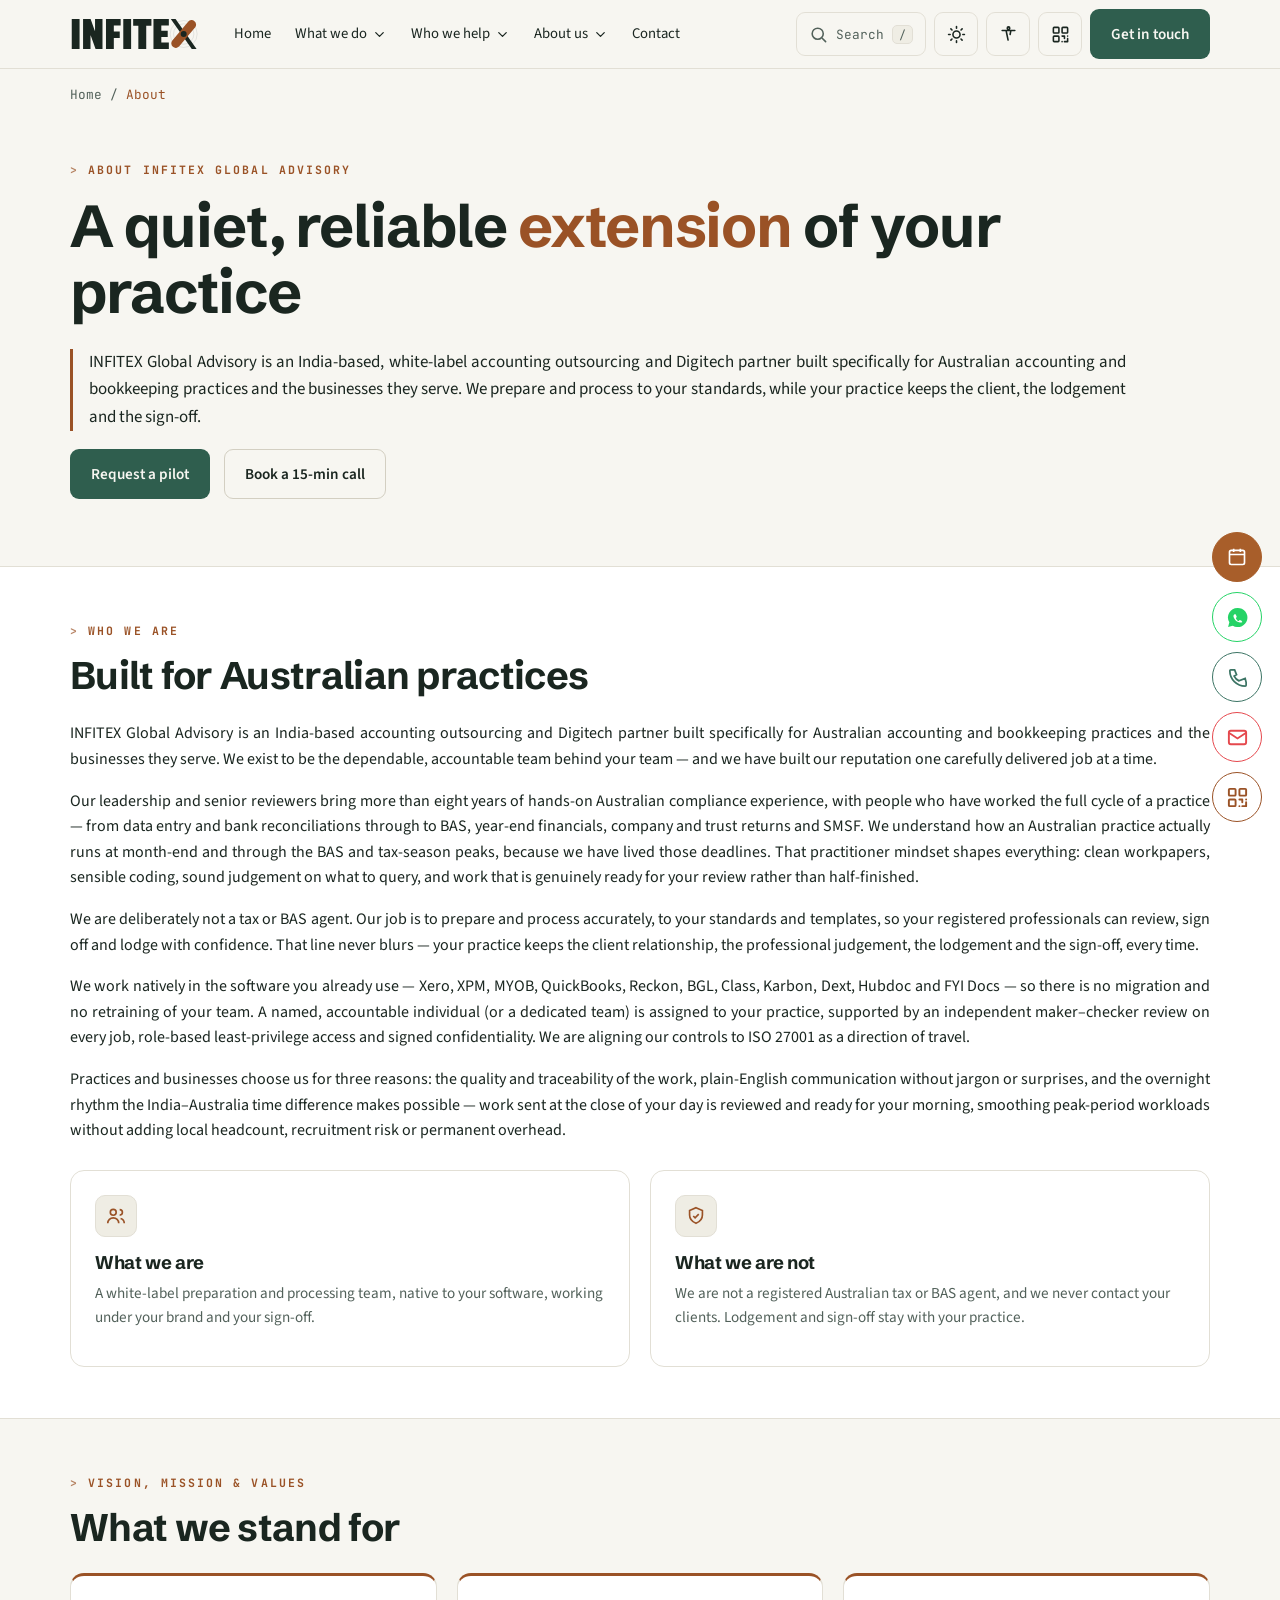
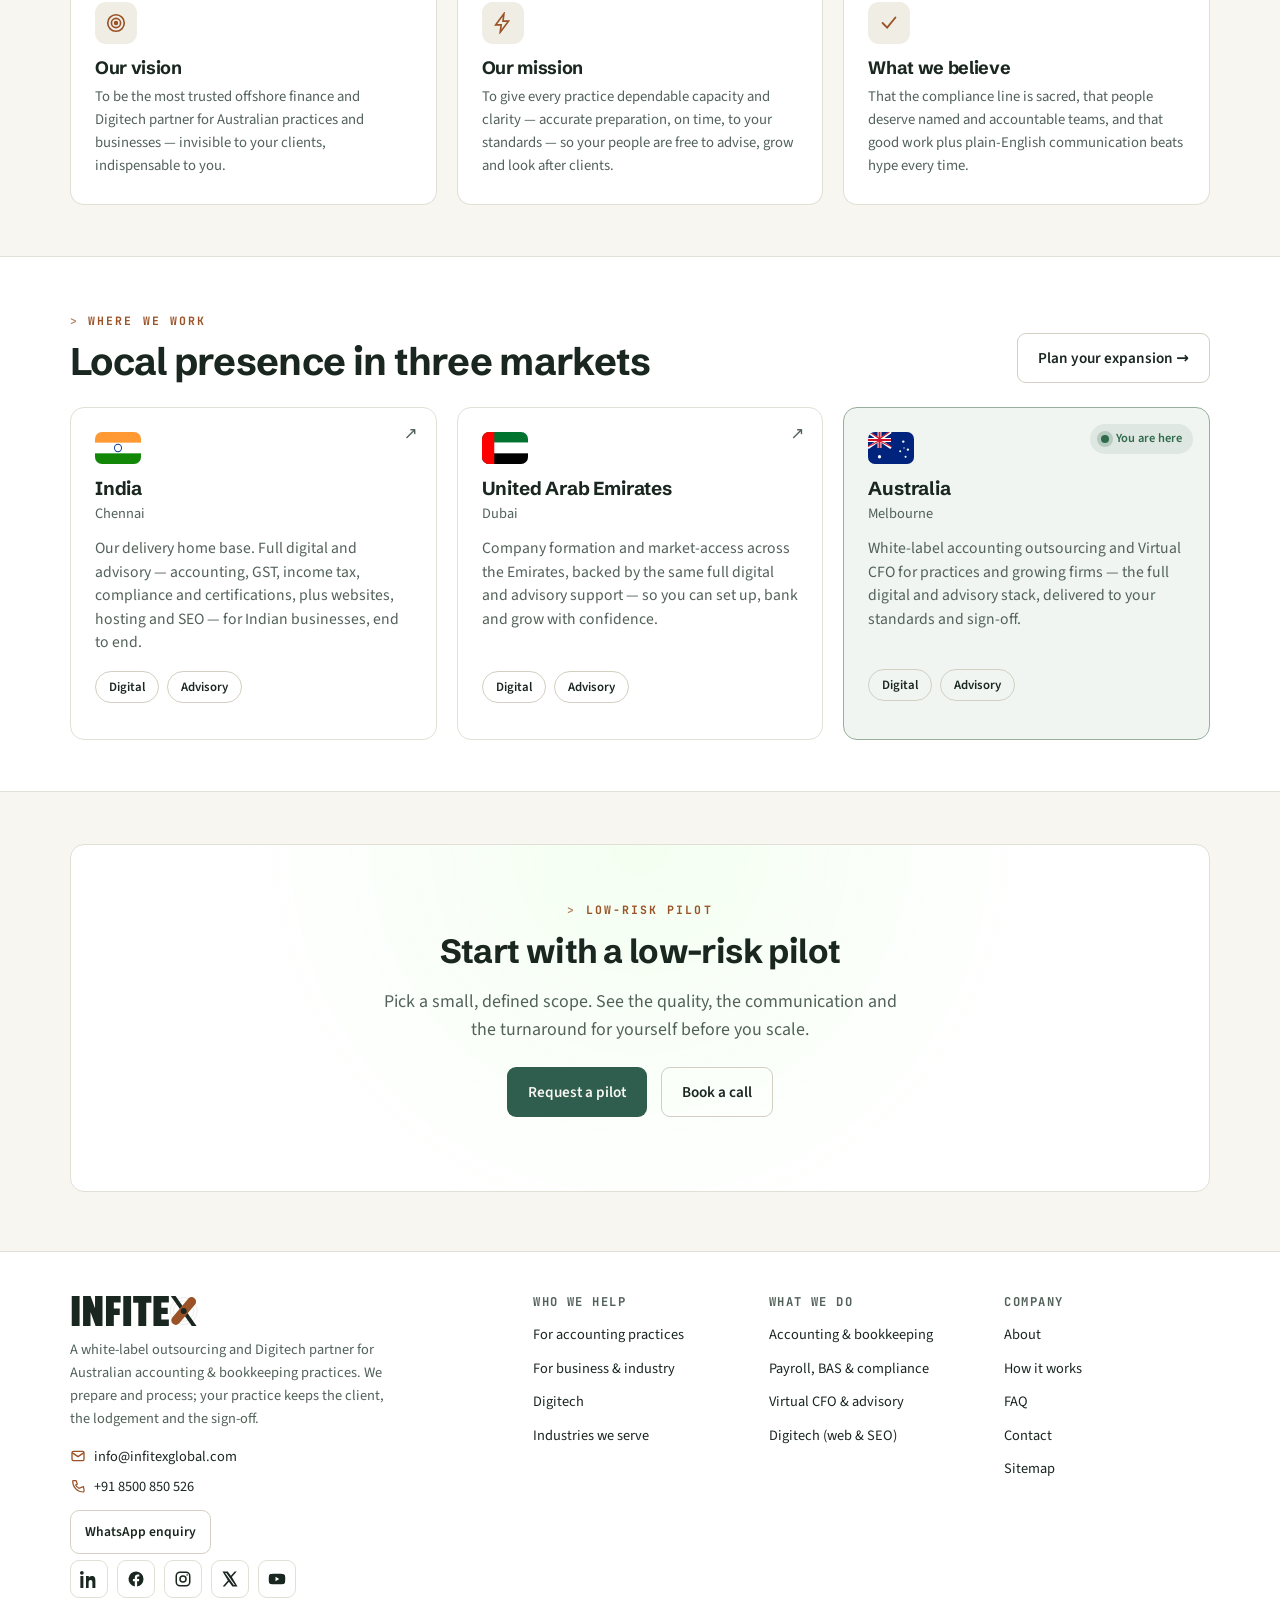
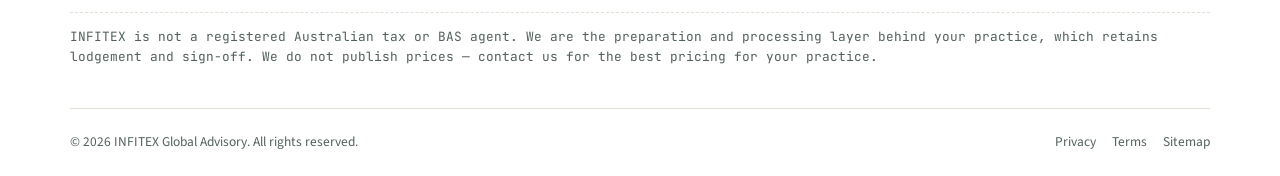
<file: about.html>
<!doctype html><html lang="en-AU"><head><meta charset="utf-8"><!-- Google tag (gtag.js) --><script async src="https://www.googletagmanager.com/gtag/js?id=G-7Z1QJE4YSM"></script><script>window.dataLayer=window.dataLayer||[];function gtag(){dataLayer.push(arguments);}gtag("js",new Date());gtag("config","G-7Z1QJE4YSM");</script><meta name="viewport" content="width=device-width,initial-scale=1,viewport-fit=cover"><title>About INFITEX Global Advisory | White-label accounting outsourcing</title><meta name="description" content="About INFITEX Global Advisory — an India-based, white-label accounting outsourcing and Digitech partner for Australian practices and businesses. Our vision, mission and values."><meta name="author" content="INFITEX Global Advisory"><meta name="robots" content="index,follow,max-image-preview:large,max-snippet:-1,max-video-preview:-1"><link rel="canonical" href="https://infitexglobal.com/about"><!-- SEO/GEO verification scaffold — replace PLACEHOLDER tokens after deploy --><meta name="google-site-verification" content="GOOGLE_SITE_VERIFICATION"><!-- <meta name="msvalidate.01" content="BING_SITE_VERIFICATION"> --><!-- <meta name="yandex-verification" content="YANDEX_SITE_VERIFICATION"> --><!-- <meta name="p:domain_verify" content="PINTEREST_SITE_VERIFICATION"> --><meta property="og:type" content="website"><meta property="og:site_name" content="INFITEX Global Advisory"><meta property="og:title" content="About INFITEX Global Advisory | White-label accounting outsourcing"><meta property="og:description" content="About INFITEX Global Advisory — an India-based, white-label accounting outsourcing and Digitech partner for Australian practices and businesses. Our vision, mission and values."><meta property="og:url" content="https://infitexglobal.com/about"><meta property="og:image" content="https://infitexglobal.com/og-image.png"><meta property="og:image:width" content="1200"><meta property="og:image:height" content="630"><meta property="og:image:alt" content="INFITEX Global Advisory — white-label accounting outsourcing for Australian practices"><meta property="og:locale" content="en_AU"><meta name="twitter:card" content="summary_large_image"><meta name="twitter:title" content="About INFITEX Global Advisory | White-label accounting outsourcing"><meta name="twitter:description" content="About INFITEX Global Advisory — an India-based, white-label accounting outsourcing and Digitech partner for Australian practices and businesses. Our vision, mission and values."><meta name="twitter:image" content="https://infitexglobal.com/og-image.png"><meta name="twitter:image:alt" content="INFITEX Global Advisory"><meta name="theme-color" content="#F7F6F1" media="(prefers-color-scheme: light)"><meta name="theme-color" content="#14211C" media="(prefers-color-scheme: dark)"><link rel="icon" href="favicon.svg" type="image/svg+xml"><link rel="apple-touch-icon" href="apple-touch-icon.png"><link rel="sitemap" type="application/xml" title="Sitemap" href="sitemap.xml"><script>(function(){try{var d=document.documentElement;var t=localStorage.getItem('ix-theme')||'light';d.setAttribute('data-theme',t);if(localStorage.getItem('ix-contrast')==='high')d.setAttribute('data-contrast','high');if(localStorage.getItem('ix-grayscale')==='on')d.setAttribute('data-grayscale','on');var ts=localStorage.getItem('ix-textstep');var s=[-2,0,2,4,6];if(ts!==null)d.style.setProperty('--type-scale-step',(s[parseInt(ts,10)]||0)+'px');}catch(e){}})();</script><link rel="preload" href="/fonts/schibsted-grotesk-700.woff2" as="font" type="font/woff2" crossorigin><link rel="preload" href="/fonts/source-sans-3-400.woff2" as="font" type="font/woff2" crossorigin><link rel="stylesheet" href="styles.css?v=592ddce4"><script type="application/ld+json">{"@context":"https://schema.org","@graph":[{"@context":"https://schema.org","@type":"WebPage","@id":"https://infitexglobal.com/about#webpage","url":"https://infitexglobal.com/about","name":"About INFITEX Global Advisory | White-label accounting outsourcing","description":"About INFITEX Global Advisory — an India-based, white-label accounting outsourcing and Digitech partner for Australian practices and businesses. Our vision, mission and values.","inLanguage":"en-AU","isPartOf":{"@id":"https://infitexglobal.com/#website"},"about":{"@id":"https://infitexglobal.com/#organization"},"speakable":{"@type":"SpeakableSpecification","cssSelector":["h1",".answer-lede"]}},{"@context":"https://schema.org","@type":"ProfessionalService","@id":"https://infitexglobal.com/#organization","name":"INFITEX Global Advisory","alternateName":"INFITEX","slogan":"A finance team that works to your standards.","description":"INFITEX Global Advisory is an India-based, white-label accounting and bookkeeping outsourcing partner for Australian accounting practices and businesses, covering bookkeeping, payroll and STP, BAS and IAS, year-end financials, tax and SMSF, plus management reporting and Virtual CFO. The client practice always retains lodgement and sign-off. A Digitech division provides websites, business email and SEO.","url":"https://infitexglobal.com/","logo":"https://infitexglobal.com/logo.svg","image":"https://infitexglobal.com/og-image.png","email":"info@infitexglobal.com","telephone":"+91-8500-850-526","priceRange":"Contact for a tailored quote","currenciesAccepted":"AUD","areaServed":{"@type":"Country","name":"Australia"},"knowsLanguage":["en-AU","en"],"availableLanguage":["English"],"knowsAbout":["White-label accounting outsourcing","Bookkeeping","Bank reconciliations","Accounts payable and receivable","Payroll","Single Touch Payroll (STP)","BAS preparation","IAS preparation","Year-end financial statements","Company and trust tax returns","SMSF accounting","BGL","Class","Xero","XPM","MYOB","QuickBooks","Reckon","Karbon","Dext","Hubdoc","FYI Docs","Management reporting","Budgeting and forecasting","Cash-flow forecasting","Virtual CFO","Australian tax compliance"],"serviceType":["Accounting outsourcing","Bookkeeping outsourcing","Payroll outsourcing","BAS and IAS preparation","Virtual CFO","Management reporting","Web design and SEO (Digitech)"],"contactPoint":{"@type":"ContactPoint","contactType":"sales","email":"info@infitexglobal.com","telephone":"+91-8500-850-526","areaServed":"AU","availableLanguage":["en-AU","en"]},"address":{"@type":"PostalAddress","addressCountry":"IN"},"sameAs":["https://www.linkedin.com/company/infitexglobal","https://www.facebook.com/infitexglobal","https://www.instagram.com/infitexglobal","https://x.com/infitexglobal","https://www.youtube.com/@infitexglobal"]},{"@context":"https://schema.org","@type":"BreadcrumbList","itemListElement":[{"@type":"ListItem","position":1,"name":"Home","item":"https://infitexglobal.com/"},{"@type":"ListItem","position":2,"name":"About","item":"https://infitexglobal.com/about"}]}]}</script><!-- Microsoft Clarity --><script>(function(c,l,a,r,i,t,y){c[a]=c[a]||function(){(c[a].q=c[a].q||[]).push(arguments)};t=l.createElement(r);t.async=1;t.src="https://www.clarity.ms/tag/"+i+"?ref=bwt";y=l.getElementsByTagName(r)[0];y.parentNode.insertBefore(t,y);})(window,document,"clarity","script","xyhvnnr2j4");</script></head><body><a class="skip-link" href="#main">Skip to content</a><header class="site-header"><div class="shell header-inner"><a class="brand" href="/" aria-label="INFITEX Global Advisory — home"><svg class="brand-logo" viewBox="0 0 309.3 72.0" role="img" aria-label="INFITEX" focusable="false"><g class="brand-word" transform="translate(0 72.00) scale(0.10465 -0.10465)"><g transform="translate(0.0 0)"><path d="M40 0V688H220V0Z"/></g><g transform="translate(260.0 0)"><path d="M327 0 216 310H211V0H40V688H213L309 421H315V688H486V0Z"/></g><g transform="translate(786.0 0)"><path d="M40 0V688H377V540H220V402H356V254H220V0Z"/></g><g transform="translate(1183.0 0)"><path d="M40 0V688H220V0Z"/></g><g transform="translate(1443.0 0)"><path d="M126 0V535H7V688H426V535H307V0Z"/></g><g transform="translate(1876.0 0)"><path d="M40 0V688H393V540H220V421H367V274H220V148H393V0Z"/></g></g><g class="brand-x"><g class="bx-ring" fill="none"><circle cx="273.11" cy="36.00" r="24.48"/><circle cx="273.11" cy="36.00" r="32.40"/></g><path class="bx-ink" d="M 242.15 0.00 L 253.67 0.00 L 304.07 72.00 L 292.55 72.00 Z"/><rect class="bx-acc" x="262.31" y="-4.32" width="21.60" height="80.64" rx="10.80" transform="rotate(40 273.11 36.00)"/><circle class="bx-dot" cx="273.11" cy="36.00" r="7.20"/></g></svg></a><nav class="nav" aria-label="Primary"><a class="nav-link" href="/">Home</a><div class="nav-item has-mega"><button type="button" class="nav-link nav-trigger" aria-expanded="false" aria-haspopup="true" aria-controls="mega-what-we-do">What we do<svg class="caret" viewBox="0 0 24 24" aria-hidden="true" focusable="false"><path d="M6 9l6 6 6-6" fill="none" stroke="currentColor" stroke-width="2" stroke-linecap="round" stroke-linejoin="round"/></svg></button><div class="mega-panel" id="mega-what-we-do" role="region" aria-label="What we do"><div class="mega-grid"><div class="mega-col"><p class="mega-h">Accounting & bookkeeping</p><ul><li><a href="/outsourcing#scope"><span class="mega-t">Bookkeeping & reconciliations</span><span class="mega-d">Books kept accurate, coded and reconciled.</span></a></li><li><a href="/outsourcing#scope"><span class="mega-t">Accounts payable & receivable</span><span class="mega-d">Bills, invoices and debtor follow-up.</span></a></li><li><a href="/outsourcing#scope"><span class="mega-t">Year-end financials</span><span class="mega-d">Financial statements to your standards.</span></a></li><li><a href="/outsourcing#scope"><span class="mega-t">Workpapers</span><span class="mega-d">Clean, traceable workpapers behind every job.</span></a></li></ul></div><div class="mega-col"><p class="mega-h">Payroll, BAS & compliance</p><ul><li><a href="/outsourcing#scope"><span class="mega-t">Payroll & STP</span><span class="mega-d">Pay runs and Single Touch Payroll, ready to lodge.</span></a></li><li><a href="/outsourcing#scope"><span class="mega-t">BAS / IAS preparation</span><span class="mega-d">Activity statements drafted for your sign-off.</span></a></li><li><a href="/outsourcing#scope"><span class="mega-t">Company & trust tax returns</span><span class="mega-d">Returns prepared; your agent signs and lodges.</span></a></li><li><a href="/outsourcing#scope"><span class="mega-t">SMSF accounts (BGL/Class)</span><span class="mega-d">Self-managed super fund accounts & workpapers.</span></a></li></ul></div><div class="mega-col"><p class="mega-h">Advisory & Virtual CFO</p><ul><li><a href="/industry#vcfo"><span class="mega-t">Virtual CFO</span><span class="mega-d">Senior finance leadership, fractionally.</span></a></li><li><a href="/industry#what"><span class="mega-t">Management accounts & reporting</span><span class="mega-d">Monthly, decision-ready reporting.</span></a></li><li><a href="/industry#what"><span class="mega-t">Budgeting & forecasting</span><span class="mega-d">Budgets, rolling forecasts and scenarios.</span></a></li><li><a href="/industry#vcfo"><span class="mega-t">Cash-flow management</span><span class="mega-d">13-week cash-flow and working-capital visibility.</span></a></li></ul></div><div class="mega-col"><p class="mega-h">Digitech</p><ul><li><a href="/digitech#services"><span class="mega-t">Web design & build</span><span class="mega-d">Fast, accessible, mobile-first websites.</span></a></li><li><a href="/digitech#services"><span class="mega-t">Domains, hosting & email</span><span class="mega-d">Set up and managed for you.</span></a></li><li><a href="/digitech#services"><span class="mega-t">SEO & Google Business Profile</span><span class="mega-d">Be found by local clients.</span></a></li><li><a href="/digitech#services"><span class="mega-t">Care & maintenance</span><span class="mega-d">Updates, backups and ongoing changes.</span></a></li></ul></div></div></div></div><div class="nav-item has-mega"><button type="button" class="nav-link nav-trigger" aria-expanded="false" aria-haspopup="true" aria-controls="mega-who-we-help">Who we help<svg class="caret" viewBox="0 0 24 24" aria-hidden="true" focusable="false"><path d="M6 9l6 6 6-6" fill="none" stroke="currentColor" stroke-width="2" stroke-linecap="round" stroke-linejoin="round"/></svg></button><div class="mega-panel" id="mega-who-we-help" role="region" aria-label="Who we help"><div class="mega-grid"><div class="mega-col"><p class="mega-h">By audience</p><ul><li><a href="/outsourcing"><span class="mega-t">For accounting practices</span><span class="mega-d">White-label back office for your firm.</span></a></li><li><a href="/industry"><span class="mega-t">For business & industry</span><span class="mega-d">A dedicated outsourced finance team.</span></a></li><li><a href="/digitech"><span class="mega-t">Digitech</span><span class="mega-d">Web, email & SEO for client-facing growth.</span></a></li></ul></div><div class="mega-col"><p class="mega-h">Industries we serve</p><ul><li><a href="/industry#industries"><span class="mega-t">Construction & trades</span><span class="mega-d">Job costing, payroll and BAS.</span></a></li><li><a href="/industry#industries"><span class="mega-t">Retail & e-commerce</span><span class="mega-d">High-volume reconciliations and reporting.</span></a></li><li><a href="/industry#industries"><span class="mega-t">Professional services</span><span class="mega-d">Clean books and management accounts.</span></a></li><li><a href="/industry#industries"><span class="mega-t">Healthcare & allied health</span><span class="mega-d">Compliant bookkeeping and payroll.</span></a></li></ul></div></div></div></div><div class="nav-item has-mega"><button type="button" class="nav-link nav-trigger" aria-expanded="false" aria-haspopup="true" aria-controls="mega-about-us">About us<svg class="caret" viewBox="0 0 24 24" aria-hidden="true" focusable="false"><path d="M6 9l6 6 6-6" fill="none" stroke="currentColor" stroke-width="2" stroke-linecap="round" stroke-linejoin="round"/></svg></button><div class="mega-panel" id="mega-about-us" role="region" aria-label="About us"><div class="mega-grid"><div class="mega-col"><p class="mega-h">Company</p><ul><li><a href="/about"><span class="mega-t">About INFITEX</span><span class="mega-d">A dependable extension of your team, native to your stack.</span></a></li><li><a href="/about#vmb"><span class="mega-t">Vision, mission & values</span><span class="mega-d">What we stand for and how we work.</span></a></li></ul></div><div class="mega-col"><p class="mega-h">Proof & answers</p><ul><li><a href="/#testimonials"><span class="mega-t">Our stories</span><span class="mega-d">What practices and businesses say about us.</span></a></li><li><a href="/#faq"><span class="mega-t">FAQ</span><span class="mega-d">Honest answers on the compliance line, security and how we work.</span></a></li></ul></div></div></div></div><a class="nav-link" href="/contact">Contact</a></nav><div class="header-tools"><button class="icon-btn search-btn" data-open-search aria-label="Search the site"><svg viewBox="0 0 24 24" fill="none" stroke="currentColor" stroke-width="2" stroke-linecap="round"><circle cx="11" cy="11" r="7"/><path d="M21 21l-4-4"/></svg><span>Search</span><kbd>/</kbd></button><button class="icon-btn" data-theme-toggle aria-label="Toggle light or dark theme" aria-pressed="false"><svg viewBox="0 0 24 24" fill="none" stroke="currentColor" stroke-width="2" stroke-linecap="round"><circle cx="12" cy="12" r="4.5"/><path d="M12 2v2M12 20v2M2 12h2M20 12h2M4.9 4.9l1.4 1.4M17.7 17.7l1.4 1.4M19.1 4.9l-1.4 1.4M6.3 17.7l-1.4 1.4"/></svg></button><button class="icon-btn" data-open-a11y aria-label="Open accessibility settings"><svg viewBox="0 0 24 24" fill="none" stroke="currentColor" stroke-width="2" stroke-linecap="round"><circle cx="12" cy="4" r="1.6"/><path d="M4 7h16M9 7l1 5 1.5 7M15 7l-1 5"/></svg></button><button class="icon-btn qr-header-btn" data-open-qr aria-label="Show QR code to save our contact" title="Save our contact (QR)"><svg viewBox="0 0 24 24" fill="none" stroke="currentColor" stroke-width="2" stroke-linecap="round" stroke-linejoin="round"><rect x="3" y="3" width="7" height="7" rx="1"/><rect x="14" y="3" width="7" height="7" rx="1"/><rect x="3" y="14" width="7" height="7" rx="1"/><path d="M14 14h3v3M21 14v.01M14 21h.01M17 21h4v-4M21 17v.01"/></svg></button><a class="btn btn-primary header-cta" href="/contact">Get in touch</a><button class="icon-btn hamburger" data-open-nav aria-label="Open menu" aria-expanded="false"><svg viewBox="0 0 24 24" fill="none" stroke="currentColor" stroke-width="2" stroke-linecap="round"><path d="M3 6h18M3 12h18M3 18h18"/></svg></button></div></div></header><div class="mobile-nav" id="mobileNav" aria-hidden="true"><div class="mobile-nav-top"><a class="brand" href="/" aria-label="INFITEX home"><svg class="brand-logo" viewBox="0 0 309.3 72.0" role="img" aria-label="INFITEX" focusable="false"><g class="brand-word" transform="translate(0 72.00) scale(0.10465 -0.10465)"><g transform="translate(0.0 0)"><path d="M40 0V688H220V0Z"/></g><g transform="translate(260.0 0)"><path d="M327 0 216 310H211V0H40V688H213L309 421H315V688H486V0Z"/></g><g transform="translate(786.0 0)"><path d="M40 0V688H377V540H220V402H356V254H220V0Z"/></g><g transform="translate(1183.0 0)"><path d="M40 0V688H220V0Z"/></g><g transform="translate(1443.0 0)"><path d="M126 0V535H7V688H426V535H307V0Z"/></g><g transform="translate(1876.0 0)"><path d="M40 0V688H393V540H220V421H367V274H220V148H393V0Z"/></g></g><g class="brand-x"><g class="bx-ring" fill="none"><circle cx="273.11" cy="36.00" r="24.48"/><circle cx="273.11" cy="36.00" r="32.40"/></g><path class="bx-ink" d="M 242.15 0.00 L 253.67 0.00 L 304.07 72.00 L 292.55 72.00 Z"/><rect class="bx-acc" x="262.31" y="-4.32" width="21.60" height="80.64" rx="10.80" transform="rotate(40 273.11 36.00)"/><circle class="bx-dot" cx="273.11" cy="36.00" r="7.20"/></g></svg></a><button class="icon-btn" data-close-nav aria-label="Close menu"><svg viewBox="0 0 24 24" fill="none" stroke="currentColor" stroke-width="2" stroke-linecap="round"><path d="M6 6l12 12M18 6L6 18"/></svg></button></div><nav aria-label="Mobile"><a class="m-link" href="/">Home</a><div class="m-acc"><button type="button" class="m-acc-btn" aria-expanded="false" aria-controls="macc-what-we-do">What we do<svg class="caret" viewBox="0 0 24 24" aria-hidden="true" focusable="false"><path d="M6 9l6 6 6-6" fill="none" stroke="currentColor" stroke-width="2" stroke-linecap="round" stroke-linejoin="round"/></svg></button><div class="m-acc-panel" id="macc-what-we-do"><p class="m-group">Accounting & bookkeeping</p><a class="m-sublink" href="/outsourcing#scope">Bookkeeping & reconciliations</a><a class="m-sublink" href="/outsourcing#scope">Accounts payable & receivable</a><a class="m-sublink" href="/outsourcing#scope">Year-end financials</a><a class="m-sublink" href="/outsourcing#scope">Workpapers</a><p class="m-group">Payroll, BAS & compliance</p><a class="m-sublink" href="/outsourcing#scope">Payroll & STP</a><a class="m-sublink" href="/outsourcing#scope">BAS / IAS preparation</a><a class="m-sublink" href="/outsourcing#scope">Company & trust tax returns</a><a class="m-sublink" href="/outsourcing#scope">SMSF accounts (BGL/Class)</a><p class="m-group">Advisory & Virtual CFO</p><a class="m-sublink" href="/industry#vcfo">Virtual CFO</a><a class="m-sublink" href="/industry#what">Management accounts & reporting</a><a class="m-sublink" href="/industry#what">Budgeting & forecasting</a><a class="m-sublink" href="/industry#vcfo">Cash-flow management</a><p class="m-group">Digitech</p><a class="m-sublink" href="/digitech#services">Web design & build</a><a class="m-sublink" href="/digitech#services">Domains, hosting & email</a><a class="m-sublink" href="/digitech#services">SEO & Google Business Profile</a><a class="m-sublink" href="/digitech#services">Care & maintenance</a></div></div><div class="m-acc"><button type="button" class="m-acc-btn" aria-expanded="false" aria-controls="macc-who-we-help">Who we help<svg class="caret" viewBox="0 0 24 24" aria-hidden="true" focusable="false"><path d="M6 9l6 6 6-6" fill="none" stroke="currentColor" stroke-width="2" stroke-linecap="round" stroke-linejoin="round"/></svg></button><div class="m-acc-panel" id="macc-who-we-help"><p class="m-group">By audience</p><a class="m-sublink" href="/outsourcing">For accounting practices</a><a class="m-sublink" href="/industry">For business & industry</a><a class="m-sublink" href="/digitech">Digitech</a><p class="m-group">Industries we serve</p><a class="m-sublink" href="/industry#industries">Construction & trades</a><a class="m-sublink" href="/industry#industries">Retail & e-commerce</a><a class="m-sublink" href="/industry#industries">Professional services</a><a class="m-sublink" href="/industry#industries">Healthcare & allied health</a></div></div><div class="m-acc"><button type="button" class="m-acc-btn" aria-expanded="false" aria-controls="macc-about-us">About us<svg class="caret" viewBox="0 0 24 24" aria-hidden="true" focusable="false"><path d="M6 9l6 6 6-6" fill="none" stroke="currentColor" stroke-width="2" stroke-linecap="round" stroke-linejoin="round"/></svg></button><div class="m-acc-panel" id="macc-about-us"><p class="m-group">Company</p><a class="m-sublink" href="/about">About INFITEX</a><a class="m-sublink" href="/about#vmb">Vision, mission & values</a><p class="m-group">Proof & answers</p><a class="m-sublink" href="/#testimonials">Our stories</a><a class="m-sublink" href="/#faq">FAQ</a></div></div><a class="m-link" href="/contact">Contact</a></nav><div style="margin-top:24px;display:flex;gap:10px;flex-wrap:wrap"><button class="btn btn-ghost" data-open-wa>WhatsApp us</button><a class="btn btn-primary" href="/contact">Get in touch</a></div></div><main id="main"><div class="shell"><nav class="crumbs" aria-label="Breadcrumb"><a href="/">Home</a> / <span>About</span></nav></div><section class="hero"><div class="shell"><span class="eyebrow">About INFITEX Global Advisory</span><h1>A quiet, reliable <span class="accent">extension</span> of your practice</h1><p class="answer-lede">INFITEX Global Advisory is an India-based, white-label accounting outsourcing and Digitech partner built specifically for Australian accounting and bookkeeping practices and the businesses they serve. We prepare and process to your standards, while your practice keeps the client, the lodgement and the sign-off.</p><div class="hero-cta"><a class="btn btn-primary" href="/contact">Request a pilot</a><a class="btn btn-ghost" data-booking href="/contact">Book a 15-min call</a></div></div></section><section class="section alt" id="about" aria-labelledby="about-title"><div class="shell"><div class="section-head"><span class="eyebrow">Who we are</span><h2 class="section-title" id="about-title">Built for Australian practices</h2></div><div class="about-prose prose"><p>INFITEX Global Advisory is an India-based accounting outsourcing and Digitech partner built specifically for Australian accounting and bookkeeping practices and the businesses they serve. We exist to be the dependable, accountable team behind your team — and we have built our reputation one carefully delivered job at a time.</p><p>Our leadership and senior reviewers bring more than eight years of hands-on Australian compliance experience, with people who have worked the full cycle of a practice — from data entry and bank reconciliations through to BAS, year-end financials, company and trust returns and SMSF. We understand how an Australian practice actually runs at month-end and through the BAS and tax-season peaks, because we have lived those deadlines. That practitioner mindset shapes everything: clean workpapers, sensible coding, sound judgement on what to query, and work that is genuinely ready for your review rather than half-finished.</p><p>We are deliberately not a tax or BAS agent. Our job is to prepare and process accurately, to your standards and templates, so your registered professionals can review, sign off and lodge with confidence. That line never blurs — your practice keeps the client relationship, the professional judgement, the lodgement and the sign-off, every time.</p><p>We work natively in the software you already use — Xero, XPM, MYOB, QuickBooks, Reckon, BGL, Class, Karbon, Dext, Hubdoc and FYI Docs — so there is no migration and no retraining of your team. A named, accountable individual (or a dedicated team) is assigned to your practice, supported by an independent maker–checker review on every job, role-based least-privilege access and signed confidentiality. We are aligning our controls to ISO 27001 as a direction of travel.</p><p>Practices and businesses choose us for three reasons: the quality and traceability of the work, plain-English communication without jargon or surprises, and the overnight rhythm the India–Australia time difference makes possible — work sent at the close of your day is reviewed and ready for your morning, smoothing peak-period workloads without adding local headcount, recruitment risk or permanent overhead.</p></div><div class="grid grid-2 about-cards"><div class="card"><div class="ico"><svg viewBox="0 0 24 24" fill="none" stroke="currentColor" stroke-width="1.8"><circle cx="9" cy="8" r="3.2"/><path d="M3 20a6 6 0 0 1 12 0M16 5a3 3 0 0 1 0 6M21 20a5.5 5.5 0 0 0-4-5.3"/></svg></div><h3>What we are</h3><p>A white-label preparation and processing team, native to your software, working under your brand and your sign-off.</p></div><div class="card"><div class="ico"><svg viewBox="0 0 24 24" fill="none" stroke="currentColor" stroke-width="1.8"><path d="M12 3l7 3v5c0 4.4-3 7.4-7 9-4-1.6-7-4.6-7-9V6l7-3z"/><path d="M9 12l2 2 4-4"/></svg></div><h3>What we are not</h3><p>We are not a registered Australian tax or BAS agent, and we never contact your clients. Lodgement and sign-off stay with your practice.</p></div></div></div></section><section class="section" id="vmb" aria-labelledby="vmb-title"><div class="shell"><div class="section-head"><span class="eyebrow">Vision, mission &amp; values</span><h2 class="section-title" id="vmb-title">What we stand for</h2></div><div class="vmb-grid"><article class="vmb-card"><div class="ico"><svg viewBox="0 0 24 24" fill="none" stroke="currentColor" stroke-width="1.8"><circle cx="12" cy="12" r="9"/><circle cx="12" cy="12" r="5"/><circle cx="12" cy="12" r="1.5" fill="currentColor"/></svg></div><h3>Our vision</h3><p>To be the most trusted offshore finance and Digitech partner for Australian practices and businesses — invisible to your clients, indispensable to you.</p></article><article class="vmb-card"><div class="ico"><svg viewBox="0 0 24 24" fill="none" stroke="currentColor" stroke-width="1.8"><path d="M13 2L4 14h6l-1 8 9-12h-6l1-8Z"/></svg></div><h3>Our mission</h3><p>To give every practice dependable capacity and clarity — accurate preparation, on time, to your standards — so your people are free to advise, grow and look after clients.</p></article><article class="vmb-card"><div class="ico"><svg viewBox="0 0 24 24" fill="none" stroke="currentColor" stroke-width="2" stroke-linecap="round"><path d="M5 12l5 5 9-11"/></svg></div><h3>What we believe</h3><p>That the compliance line is sacred, that people deserve named and accountable teams, and that good work plus plain-English communication beats hype every time.</p></article></div></div></section><section class="section alt" id="markets" aria-labelledby="markets-title"><div class="shell"><div class="mkt-head"><div><span class="eyebrow">Where we work</span><h2 class="section-title" id="markets-title">Local presence in three markets</h2></div><a class="btn btn-ghost mkt-expand" href="/contact">Plan your expansion &rarr;</a></div><div class="grid grid-3 mkt-grid"><a class="mkt-card" href="https://fintexglobal.com/" target="_blank" rel="noopener" aria-label="India, Chennai — opens fintexglobal.com in a new tab"><span class="mkt-arrow" aria-hidden="true">↗</span><span class="mkt-flag"><svg viewBox="0 0 60 40" preserveAspectRatio="none" role="img" aria-label="India"><rect width="60" height="40" fill="#fff"/><rect width="60" height="13.34" fill="#FF9933"/><rect y="26.66" width="60" height="13.34" fill="#138808"/><circle cx="30" cy="20" r="4.6" fill="none" stroke="#0A3D91" stroke-width="1.3"/></svg></span><div class="mkt-place"><span class="mkt-cty">India</span><span class="mkt-city">Chennai</span></div><p class="mkt-desc">Our delivery home base. Full digital and advisory — accounting, GST, income tax, compliance and certifications, plus websites, hosting and SEO — for Indian businesses, end to end.</p><div class="mkt-tags"><span class="mkt-tag">Digital</span><span class="mkt-tag">Advisory</span></div><span class="mkt-dest" aria-hidden="true">Opens fintexglobal.com ↗</span></a><a class="mkt-card" href="https://safwafintex.com/" target="_blank" rel="noopener" aria-label="United Arab Emirates, Dubai — opens safwafintex.com in a new tab"><span class="mkt-arrow" aria-hidden="true">↗</span><span class="mkt-flag"><svg viewBox="0 0 60 40" preserveAspectRatio="none" role="img" aria-label="United Arab Emirates"><rect width="60" height="13.34" fill="#00732f"/><rect y="13.34" width="60" height="13.34" fill="#fff"/><rect y="26.66" width="60" height="13.34" fill="#000"/><rect width="16" height="40" fill="#ff0000"/></svg></span><div class="mkt-place"><span class="mkt-cty">United Arab Emirates</span><span class="mkt-city">Dubai</span></div><p class="mkt-desc">Company formation and market-access across the Emirates, backed by the same full digital and advisory support — so you can set up, bank and grow with confidence.</p><div class="mkt-tags"><span class="mkt-tag">Digital</span><span class="mkt-tag">Advisory</span></div><span class="mkt-dest" aria-hidden="true">Opens safwafintex.com ↗</span></a><div class="mkt-card is-here" tabindex="0" role="note" aria-label="Australia, Melbourne — you are already here"><span class="mkt-badge"><span class="mkt-bdot" aria-hidden="true"></span>You are here</span><span class="mkt-flag"><svg viewBox="0 0 60 40" preserveAspectRatio="none" role="img" aria-label="Australia"><rect width="60" height="40" fill="#00247d"/><path d="M0 0 L30 20 M30 0 L0 20" stroke="#fff" stroke-width="3.2"/><path d="M15 0 V20 M0 10 H30" stroke="#fff" stroke-width="5"/><path d="M15 0 V20 M0 10 H30" stroke="#cf142b" stroke-width="2.6"/><path d="M2 0 L15 8.5 L28 0 M0 18 L15 11 L30 18" stroke="#cf142b" stroke-width="1.4" fill="none"/><circle cx="15" cy="31" r="2.1" fill="#fff"/><circle cx="46" cy="12" r="1.5" fill="#fff"/><circle cx="52" cy="22" r="1.5" fill="#fff"/><circle cx="42" cy="24" r="1.3" fill="#fff"/><circle cx="49" cy="31" r="1.3" fill="#fff"/><circle cx="47" cy="20" r="0.8" fill="#fff"/></svg></span><div class="mkt-place"><span class="mkt-cty">Australia</span><span class="mkt-city">Melbourne</span></div><p class="mkt-desc">White-label accounting outsourcing and Virtual CFO for practices and growing firms — the full digital and advisory stack, delivered to your standards and sign-off.</p><div class="mkt-tags"><span class="mkt-tag">Digital</span><span class="mkt-tag">Advisory</span></div><span class="mkt-here-msg">✓ You’re already here — this is INFITEX Global (Australia).</span></div></div></div></section><section class="section" id="cta"><div class="shell"><div class="cta-band"><span class="eyebrow">Low-risk pilot</span><h2 data-tw>Start with a low-risk pilot</h2><p class="lead" style="margin-inline:auto;max-width:60ch" data-tw>Pick a small, defined scope. See the quality, the communication and the turnaround for yourself before you scale.</p><div class="hero-cta"><a class="btn btn-primary" href="/contact">Request a pilot</a><a class="btn btn-ghost" data-booking href="/contact">Book a call</a></div></div></div></section></main><dialog id="a11yDialog" aria-label="Accessibility settings"><div class="dialog-card"><div class="dialog-head"><h2>Accessibility</h2><button class="icon-btn" data-close aria-label="Close"><svg viewBox="0 0 24 24" fill="none" stroke="currentColor" stroke-width="2" stroke-linecap="round"><path d="M6 6l12 12M18 6L6 18"/></svg></button></div><div class="dialog-body"><div class="form-row"><label class="lbl">Text size</label><div style="display:flex;gap:8px"><button class="btn btn-ghost" data-text="dec" aria-label="Decrease text size">A–</button><button class="btn btn-ghost" data-text="reset" aria-label="Reset text size">Reset</button><button class="btn btn-ghost" data-text="inc" aria-label="Increase text size">A+</button></div></div><div class="form-row"><label class="lbl">Theme</label><button class="btn btn-ghost" data-theme-toggle aria-pressed="false"><span data-theme-label>Light</span> mode</button></div><div class="form-row"><label class="lbl">High contrast</label><button class="btn btn-ghost" data-contrast-toggle aria-pressed="false">Toggle high contrast</button></div><div class="form-row"><label class="lbl">Grayscale</label><button class="btn btn-ghost" data-gray-toggle aria-pressed="false">Toggle grayscale</button></div><p class="form-note">Your preferences are saved on this device.</p></div></div></dialog><dialog id="waDialog" aria-label="WhatsApp enquiry"><div class="dialog-card"><form id="waForm" novalidate><div class="dialog-head"><h2>WhatsApp enquiry</h2><button type="button" class="icon-btn" data-close aria-label="Close"><svg viewBox="0 0 24 24" fill="none" stroke="currentColor" stroke-width="2" stroke-linecap="round"><path d="M6 6l12 12M18 6L6 18"/></svg></button></div><div class="dialog-body"><p class="form-note" style="margin-bottom:16px">We'll draft a tidy message and open WhatsApp for you to send.</p><div class="form-row"><label class="lbl" for="wa-name">Name <span class="req">*</span></label><input class="input" id="wa-name" name="name" type="text" autocomplete="name" required><span class="field-err">Please enter your name (letters, at least 2 characters).</span></div><div class="form-row"><label class="lbl" for="wa-email">Work email <span class="req">*</span></label><input class="input" id="wa-email" name="email" type="email" autocomplete="email" inputmode="email" required><span class="field-err">Please enter a valid email address.</span></div><div class="form-row"><label class="lbl" for="wa-mobile">Mobile <span class="req">*</span></label><div class="tel-wrap"><div class="cc-combo" data-cc><input class="cc-input" type="text" inputmode="tel" aria-label="Country dialing code" value="+61" autocomplete="off"><div class="cc-list" role="listbox" aria-label="Country dialing codes"></div></div><input class="input tel-num" id="wa-mobile" name="mobile_local" type="tel" inputmode="numeric" maxlength="10" placeholder="4XX XXX XXX" aria-label="Mobile number (10 digits)"></div><span class="field-err">Enter a 10-digit mobile number (digits only).</span></div><div class="form-row"><label class="lbl" for="wa-company">Business name <span class="req">*</span></label><input class="input" id="wa-company" name="company" type="text" autocomplete="organization" required><span class="field-err">Please enter your business name.</span></div><div class="form-row"><label class="lbl" for="wa-interest">Enquiring about</label><select class="input" id="wa-interest" name="interest"><option value="">Choose a topic…</option><option>Accounting outsourcing</option><option>Bookkeeping &amp; reconciliations</option><option>Payroll &amp; STP</option><option>BAS / IAS preparation</option><option>Year-end financials &amp; tax</option><option>SMSF accounts</option><option>A low-risk pilot</option><option>Digitech (website / SEO)</option><option>Something else</option></select></div><div class="form-row"><label class="lbl" for="wa-message">Message</label><textarea class="input" id="wa-message" name="message" placeholder="A line or two about your practice and what you need help with."></textarea><span class="field-err">Please add a short message (at least 10 characters).</span></div><input type="text" class="hp" name="botcheck" tabindex="-1" autocomplete="off" aria-hidden="true"><p class="form-status" id="waStatus" role="status"></p></div><div class="dialog-foot"><button type="button" class="btn btn-ghost" data-close>Cancel</button><button type="submit" class="btn btn-primary">Draft &amp; open WhatsApp</button></div></form></div></dialog><dialog id="mailDialog" aria-label="Email enquiry"><div class="dialog-card"><form id="mailForm" novalidate><div class="dialog-head"><h2>Email enquiry</h2><button type="button" class="icon-btn" data-close aria-label="Close"><svg viewBox="0 0 24 24" fill="none" stroke="currentColor" stroke-width="2" stroke-linecap="round"><path d="M6 6l12 12M18 6L6 18"/></svg></button></div><div class="dialog-body"><p class="form-note" style="margin-bottom:16px">We'll draft a tidy email and open your mail app for you to send.</p><div class="form-row"><label class="lbl" for="mail-name">Name <span class="req">*</span></label><input class="input" id="mail-name" name="name" type="text" autocomplete="name" required><span class="field-err">Please enter your name (letters, at least 2 characters).</span></div><div class="form-row"><label class="lbl" for="mail-email">Work email <span class="req">*</span></label><input class="input" id="mail-email" name="email" type="email" autocomplete="email" inputmode="email" required><span class="field-err">Please enter a valid email address.</span></div><div class="form-row"><label class="lbl" for="mail-mobile">Mobile <span class="req">*</span></label><div class="tel-wrap"><div class="cc-combo" data-cc><input class="cc-input" type="text" inputmode="tel" aria-label="Country dialing code" value="+61" autocomplete="off"><div class="cc-list" role="listbox" aria-label="Country dialing codes"></div></div><input class="input tel-num" id="mail-mobile" name="mobile_local" type="tel" inputmode="numeric" maxlength="10" placeholder="4XX XXX XXX" aria-label="Mobile number (10 digits)"></div><span class="field-err">Enter a 10-digit mobile number (digits only).</span></div><div class="form-row"><label class="lbl" for="mail-company">Business name <span class="req">*</span></label><input class="input" id="mail-company" name="company" type="text" autocomplete="organization" required><span class="field-err">Please enter your business name.</span></div><div class="form-row"><label class="lbl" for="mail-interest">Enquiring about</label><select class="input" id="mail-interest" name="interest"><option value="">Choose a topic…</option><option>Accounting outsourcing</option><option>Bookkeeping &amp; reconciliations</option><option>Payroll &amp; STP</option><option>BAS / IAS preparation</option><option>Year-end financials &amp; tax</option><option>SMSF accounts</option><option>A low-risk pilot</option><option>Digitech (website / SEO)</option><option>Something else</option></select></div><div class="form-row"><label class="lbl" for="mail-message">Message</label><textarea class="input" id="mail-message" name="message" placeholder="A line or two about your practice and what you need help with."></textarea><span class="field-err">Please add a short message (at least 10 characters).</span></div><input type="text" class="hp" name="botcheck" tabindex="-1" autocomplete="off" aria-hidden="true"><p class="form-status" id="mailStatus" role="status"></p></div><div class="dialog-foot"><button type="button" class="btn btn-ghost" data-close>Cancel</button><button type="submit" class="btn btn-primary">Draft &amp; open email</button></div></form></div></dialog><dialog id="qrDialog" aria-label="Save our contact"><div class="dialog-card qr-dialog-card"><div class="dialog-head"><h2>Save our contact</h2><button type="button" class="icon-btn" data-close aria-label="Close"><svg viewBox="0 0 24 24" fill="none" stroke="currentColor" stroke-width="2" stroke-linecap="round"><path d="M6 6l12 12M18 6L6 18"/></svg></button></div><div class="dialog-body" style="text-align:center"><p class="form-note" style="margin-bottom:16px">Scan with your phone camera — iPhone or Android — to save INFITEX Global Advisory to your contacts.</p><div class="qr-dialog-img"><img src="infitex-contact-qr.svg" alt="QR code to save INFITEX Global Advisory contact details" width="220" height="220"></div><p class="form-note" style="margin-top:14px">Or reach us directly:<br><a href="mailto:info@infitexglobal.com">info@infitexglobal.com</a> · <a href="tel:+918500850526">+91 8500 850 526</a></p></div></div></dialog><div class="search-overlay" id="searchOverlay" aria-hidden="true" role="dialog" aria-label="Search"><div class="search-panel"><div class="search-input-row"><svg viewBox="0 0 24 24" fill="none" stroke="currentColor" stroke-width="2" stroke-linecap="round"><circle cx="11" cy="11" r="7"/><path d="M21 21l-4-4"/></svg><input id="searchInput" type="text" placeholder="Search pages, services, FAQs…" aria-label="Search" autocomplete="off"></div><div class="search-results" id="searchResults"></div><div class="search-foot"><span>Up / Down to navigate</span><span>Enter to open</span><span>Esc to close</span></div></div></div><div class="fab"><a class="fab-cta" data-booking href="/contact" data-fab-label="Book a 15-min call" role="button" aria-label="Book a 15-min call"><svg viewBox="0 0 24 24" fill="none" stroke="currentColor" stroke-width="2"><rect x="3" y="4" width="18" height="17" rx="2"/><path d="M3 9h18M8 2v4M16 2v4"/></svg></a><a class="wa" href="#" data-open-wa data-fab-label="WhatsApp us" role="button" aria-label="WhatsApp us"><svg viewBox="0 0 24 24" fill="currentColor"><path d="M12 2a9.9 9.9 0 0 0-8.5 15l-1.3 4.8 4.9-1.3A10 10 0 1 0 12 2Zm5.6 14.1c-.2.6-1.2 1.2-1.7 1.2s-1 .2-3.3-.7-3.7-3.2-3.8-3.4-1-1.3-1-2.4.6-1.7.8-1.9.4-.3.6-.3h.5c.2 0 .4 0 .6.5l.8 1.9c.1.2.1.4 0 .5l-.3.5-.4.4c-.1.1-.3.3-.1.5l.9 1.4c.6.9 1.4 1.2 1.6 1.3s.4.1.5 0l.7-.8c.2-.2.3-.2.5-.1l1.7.8c.2.1.4.2.4.3.1.2.1.7-.1 1.3Z"/></svg></a><a class="callfab" href="tel:+918500850526" data-fab-label="Call +91 8500 850 526" aria-label="Call +91 8500 850 526"><svg viewBox="0 0 24 24" fill="none" stroke="currentColor" stroke-width="1.8"><path d="M5 4h4l2 5-2.5 1.5a11 11 0 0 0 5 5L20 13l1 4v3a1 1 0 0 1-1 1A16 16 0 0 1 4 5a1 1 0 0 1 1-1Z"/></svg></a><button class="mailfab" data-open-mail data-fab-label="Email us" aria-label="Email us"><svg viewBox="0 0 24 24" fill="none" stroke="currentColor" stroke-width="2"><rect x="3" y="5" width="18" height="14" rx="2"/><path d="M3 7l9 6 9-6"/></svg></button><button class="qrfab" data-open-qr data-fab-label="Save our contact" aria-label="Show QR code to save our contact"><svg viewBox="0 0 24 24" fill="none" stroke="currentColor" stroke-width="2" stroke-linecap="round" stroke-linejoin="round"><rect x="3" y="3" width="7" height="7" rx="1"/><rect x="14" y="3" width="7" height="7" rx="1"/><rect x="3" y="14" width="7" height="7" rx="1"/><path d="M14 14h3v3M21 14v.01M14 21h.01M17 21h4v-4M21 17v.01"/></svg></button><button id="backTop" aria-label="Back to top"><svg viewBox="0 0 24 24" fill="none" stroke="currentColor" stroke-width="2" stroke-linecap="round"><path d="M12 19V5M5 12l7-7 7 7"/></svg></button></div><footer class="site-footer"><div class="shell"><div class="footer-top"><div class="footer-brand"><a class="brand" href="/" aria-label="INFITEX home"><svg class="brand-logo" viewBox="0 0 309.3 72.0" role="img" aria-label="INFITEX" focusable="false"><g class="brand-word" transform="translate(0 72.00) scale(0.10465 -0.10465)"><g transform="translate(0.0 0)"><path d="M40 0V688H220V0Z"/></g><g transform="translate(260.0 0)"><path d="M327 0 216 310H211V0H40V688H213L309 421H315V688H486V0Z"/></g><g transform="translate(786.0 0)"><path d="M40 0V688H377V540H220V402H356V254H220V0Z"/></g><g transform="translate(1183.0 0)"><path d="M40 0V688H220V0Z"/></g><g transform="translate(1443.0 0)"><path d="M126 0V535H7V688H426V535H307V0Z"/></g><g transform="translate(1876.0 0)"><path d="M40 0V688H393V540H220V421H367V274H220V148H393V0Z"/></g></g><g class="brand-x"><g class="bx-ring" fill="none"><circle cx="273.11" cy="36.00" r="24.48"/><circle cx="273.11" cy="36.00" r="32.40"/></g><path class="bx-ink" d="M 242.15 0.00 L 253.67 0.00 L 304.07 72.00 L 292.55 72.00 Z"/><rect class="bx-acc" x="262.31" y="-4.32" width="21.60" height="80.64" rx="10.80" transform="rotate(40 273.11 36.00)"/><circle class="bx-dot" cx="273.11" cy="36.00" r="7.20"/></g></svg></a><p class="footer-blurb">A white-label outsourcing and Digitech partner for Australian accounting &amp; bookkeeping practices. We prepare and process; your practice keeps the client, the lodgement and the sign-off.</p><ul class="footer-contact"><li><svg viewBox="0 0 24 24" fill="none" stroke="currentColor" stroke-width="2"><rect x="3" y="5" width="18" height="14" rx="2"/><path d="M3 7l9 6 9-6"/></svg><a href="mailto:info@infitexglobal.com">info@infitexglobal.com</a></li><li><svg viewBox="0 0 24 24" fill="none" stroke="currentColor" stroke-width="1.8"><path d="M5 4h4l2 5-2.5 1.5a11 11 0 0 0 5 5L20 13l1 4v3a1 1 0 0 1-1 1A16 16 0 0 1 4 5a1 1 0 0 1 1-1Z"/></svg><a href="tel:+918500850526">+91 8500 850 526</a></li></ul><button class="btn btn-ghost btn-sm" data-open-wa>WhatsApp enquiry</button><div class="socials"><a href="https://www.linkedin.com/company/infitexglobal" aria-label="INFITEX on LinkedIn" rel="me noopener" target="_blank"><svg viewBox="0 0 24 24" fill="currentColor"><path d="M4.98 3.5A2.5 2.5 0 1 1 0 3.5a2.5 2.5 0 0 1 4.98 0ZM.5 8h4V24h-4V8Zm7.5 0h3.8v2.2h.1c.5-1 1.8-2.2 3.8-2.2 4 0 4.8 2.6 4.8 6V24h-4v-6.9c0-1.7 0-3.8-2.3-3.8s-2.7 1.8-2.7 3.7V24H8V8Z"/></svg></a><a href="https://www.facebook.com/infitexglobal" aria-label="INFITEX on Facebook" rel="me noopener" target="_blank"><svg viewBox="0 0 24 24" fill="currentColor"><path d="M22 12a10 10 0 1 0-11.6 9.9v-7H7.9V12h2.5V9.8c0-2.5 1.5-3.9 3.8-3.9 1.1 0 2.2.2 2.2.2v2.5h-1.3c-1.2 0-1.6.8-1.6 1.6V12h2.8l-.4 2.9h-2.4v7A10 10 0 0 0 22 12Z"/></svg></a><a href="https://www.instagram.com/infitexglobal" aria-label="INFITEX on Instagram" rel="me noopener" target="_blank"><svg viewBox="0 0 24 24" fill="none" stroke="currentColor" stroke-width="2"><rect x="3" y="3" width="18" height="18" rx="5"/><circle cx="12" cy="12" r="4"/><circle cx="17.5" cy="6.5" r="1" fill="currentColor" stroke="none"/></svg></a><a href="https://x.com/infitexglobal" aria-label="INFITEX on X" rel="me noopener" target="_blank"><svg viewBox="0 0 24 24" fill="currentColor"><path d="M18.2 2H21l-6.5 7.4L22 22h-6.8l-4.7-6.2L5 22H2.2l7-8L2 2h6.9l4.3 5.7L18.2 2Zm-1.2 18h1.5L7.1 3.9H5.5L17 20Z"/></svg></a><a href="https://www.youtube.com/@infitexglobal" aria-label="INFITEX on YouTube" rel="me noopener" target="_blank"><svg viewBox="0 0 24 24" fill="currentColor"><path d="M23 12s0-3.2-.4-4.7a2.5 2.5 0 0 0-1.8-1.8C19.3 5 12 5 12 5s-7.3 0-8.8.4A2.5 2.5 0 0 0 1.4 7.2C1 8.8 1 12 1 12s0 3.2.4 4.7a2.5 2.5 0 0 0 1.8 1.8C4.7 19 12 19 12 19s7.3 0 8.8-.4a2.5 2.5 0 0 0 1.8-1.8C23 15.2 23 12 23 12ZM10 15V9l5 3-5 3Z"/></svg></a></div></div><div class="footer-cols"><div class="footer-col"><h4>Who we help</h4><ul><li><a href="/outsourcing">For accounting practices</a></li><li><a href="/industry">For business &amp; industry</a></li><li><a href="/digitech">Digitech</a></li><li><a href="/industry#industries">Industries we serve</a></li></ul></div><div class="footer-col"><h4>What we do</h4><ul><li><a href="/outsourcing#scope">Accounting &amp; bookkeeping</a></li><li><a href="/outsourcing#scope">Payroll, BAS &amp; compliance</a></li><li><a href="/industry#vcfo">Virtual CFO &amp; advisory</a></li><li><a href="/digitech#services">Digitech (web &amp; SEO)</a></li></ul></div><div class="footer-col"><h4>Company</h4><ul><li><a href="/about">About</a></li><li><a href="/outsourcing#how">How it works</a></li><li><a href="/#faq">FAQ</a></li><li><a href="/contact">Contact</a></li><li><a href="/sitemap">Sitemap</a></li></ul></div></div></div><p class="compliance-line">INFITEX is not a registered Australian tax or BAS agent. We are the preparation and processing layer behind your practice, which retains lodgement and sign-off. We do not publish prices — contact us for the best pricing for your practice.</p><div class="footer-bottom"><span>&copy; <span data-year>2026</span> INFITEX Global Advisory. All rights reserved.</span><span class="footer-legal"><a href="/privacy">Privacy</a><a href="/terms">Terms</a><a href="/sitemap">Sitemap</a></span></div></div></footer><script>window.INFITEX_SEARCH=[
{type:"Pages",title:"Home",snippet:"White-label accounting outsourcing & Digitech for Australian practices.",url:"/"},
{type:"Pages",title:"For Accounting Practices",snippet:"White-label outsourcing across the full Australian compliance cycle.",url:"/outsourcing"},
{type:"Pages",title:"For Business & Industry",snippet:"Outsourced accounting, finance and Virtual CFO for Australian companies.",url:"/industry"},
{type:"Services",title:"Virtual CFO",snippet:"Management & board reporting, cash-flow forecasting, budgeting and KPI dashboards.",url:"/industry#vcfo"},
{type:"Services",title:"Management accounts & reporting",snippet:"Monthly management accounts and decision-ready reporting.",url:"/industry#what"},
{type:"Services",title:"Budgeting & forecasting",snippet:"Budgets, rolling forecasts and scenario planning.",url:"/industry#what"},
{type:"Services",title:"Cash-flow management",snippet:"13-week cash-flow forecasts and working-capital visibility.",url:"/industry#vcfo"},
{type:"Pages",title:"Digitech",snippet:"Websites, domains, hosting, business email, SEO and Google Business Profile.",url:"/digitech"},
{type:"Pages",title:"Privacy",snippet:"How we handle data, aligned to the Privacy Act 1988 and the APPs.",url:"/privacy"},
{type:"Pages",title:"Terms",snippet:"Terms of use for the INFITEX website and services.",url:"/terms"},
{type:"Pages",title:"Contact",snippet:"Send an enquiry, WhatsApp, book a call or email us.",url:"/contact"},
{type:"Pages",title:"Sitemap",snippet:"Every page and key section in one place.",url:"/sitemap"},
{type:"Sections",title:"How it works",snippet:"A simple, low-risk way to slot into your practice.",url:"/outsourcing#how"},
{type:"Sections",title:"Engagement models",snippet:"Dedicated staff, per-job or ad-hoc — flexible and pilot-friendly.",url:"/#engagement"},
{type:"Sections",title:"Security",snippet:"Role-based access, named individuals, ISO 27001 alignment on our roadmap.",url:"/#security"},
{type:"Sections",title:"Savings calculator",snippet:"Indicative annual saving range in AUD — not a quote.",url:"/#calculator"},
{type:"Sections",title:"Key Australian dates",snippet:"BAS, IAS, super and tax reference dates.",url:"/outsourcing#dates"},
{type:"Pages",title:"About INFITEX",snippet:"Our vision, mission and values; how we work with Australian practices.",url:"/about"},
{type:"Sections",title:"Start a pilot",snippet:"Begin with a low-risk pilot on a defined scope.",url:"/#pilot"},
{type:"Services",title:"Bookkeeping & reconciliations",snippet:"Day-to-day books kept accurate and current.",url:"/outsourcing#cycle"},
{type:"Services",title:"Accounts payable & receivable",snippet:"Bills and invoices processed and matched.",url:"/outsourcing#cycle"},
{type:"Services",title:"Payroll & STP",snippet:"Pay runs prepared and Single Touch Payroll ready.",url:"/outsourcing#cycle"},
{type:"Services",title:"BAS / IAS preparation",snippet:"Activity statements drafted for your review and lodgement.",url:"/outsourcing#cycle"},
{type:"Services",title:"Year-end financials",snippet:"Financial statements prepared to your standards.",url:"/outsourcing#cycle"},
{type:"Services",title:"Company & trust tax returns",snippet:"Returns prepared; your practice signs off and lodges.",url:"/outsourcing#cycle"},
{type:"Services",title:"SMSF accounts (BGL/Class)",snippet:"Self-managed super fund accounts and workpapers.",url:"/outsourcing#cycle"},
{type:"Services",title:"Workpapers",snippet:"Clean, traceable workpapers behind every job.",url:"/outsourcing#cycle"},
{type:"Services",title:"Web design & build",snippet:"Fast, accessible websites for your practice.",url:"/digitech"},
{type:"Services",title:"Domains, hosting & business email",snippet:"Set up and managed for you.",url:"/digitech"},
{type:"Services",title:"SEO & Google Business Profile",snippet:"Be found by local clients.",url:"/digitech"},
{type:"FAQs",title:"Do you contact our clients?",snippet:"No — you keep the client relationship.",url:"/#faq"},
{type:"FAQs",title:"Are you a registered AU tax or BAS agent?",snippet:"No — your practice keeps lodgement and sign-off.",url:"/#faq"},
{type:"FAQs",title:"Who lodges and signs off?",snippet:"Your practice does; we prepare and process.",url:"/#faq"},
{type:"FAQs",title:"Which software do you work in?",snippet:"XPM, Xero, MYOB, QuickBooks, FYI, Dext, BGL/Class, Karbon.",url:"/#faq"},
{type:"FAQs",title:"How do you keep our data secure?",snippet:"Role-based access, named individuals, confidentiality.",url:"/#faq"},
{type:"FAQs",title:"Can we start with a trial?",snippet:"Yes — a low-risk pilot on a defined scope.",url:"/#faq"},
{type:"FAQs",title:"Do you publish pricing?",snippet:"No — contact us for the best pricing for your practice.",url:"/#faq"}
];</script><script src="app.js?v=f49a3a62" defer></script></body></html>
</file>
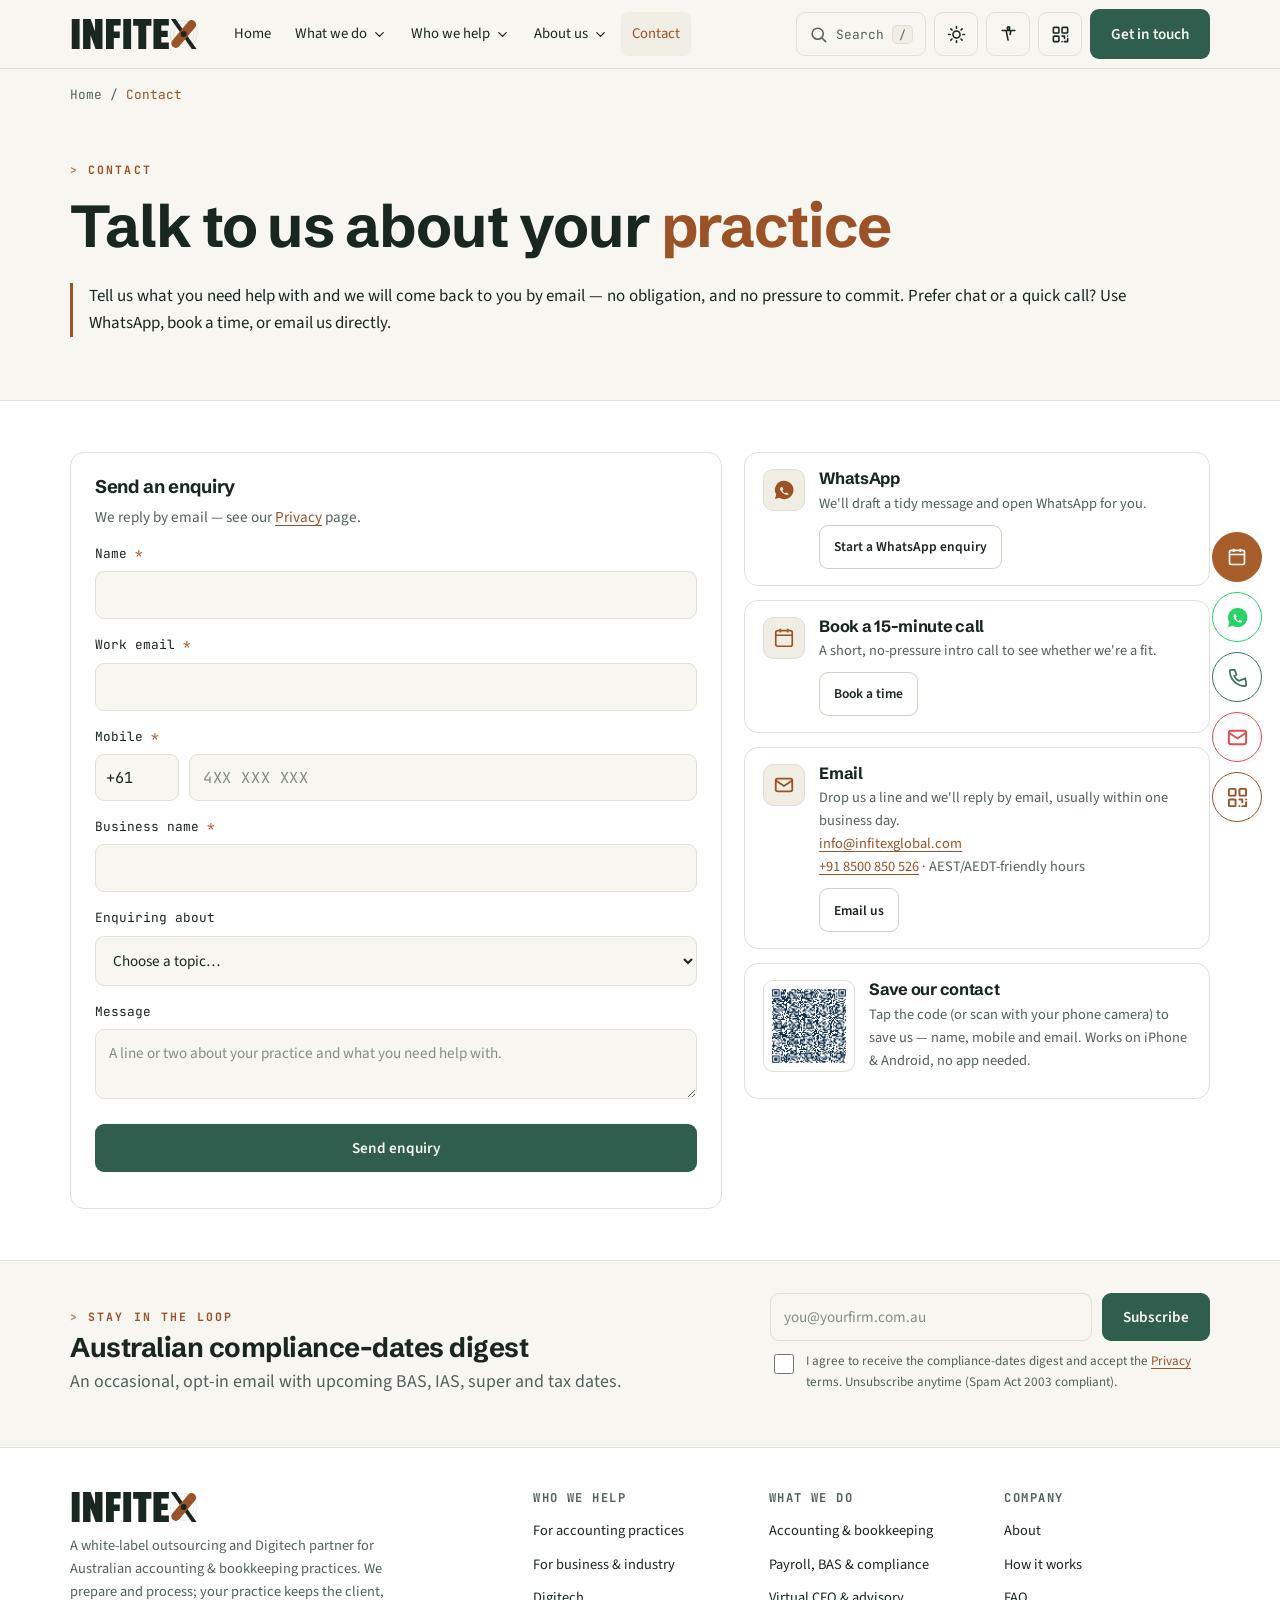
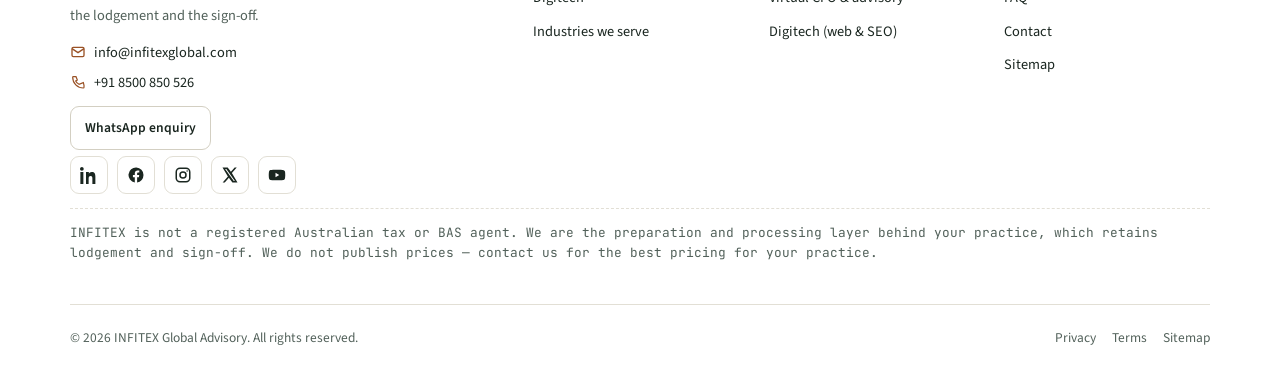
<file: contact.html>
<!doctype html><html lang="en-AU"><head><meta charset="utf-8"><!-- Google tag (gtag.js) --><script async src="https://www.googletagmanager.com/gtag/js?id=G-7Z1QJE4YSM"></script><script>window.dataLayer=window.dataLayer||[];function gtag(){dataLayer.push(arguments);}gtag("js",new Date());gtag("config","G-7Z1QJE4YSM");</script><meta name="viewport" content="width=device-width,initial-scale=1,viewport-fit=cover"><title>Contact INFITEX Global Advisory | Outsourced accounting, Australia</title><meta name="description" content="Contact INFITEX Global Advisory — white-label accounting outsourcing and Digitech for Australian practices and businesses. Send an enquiry, WhatsApp, book a call or email us."><meta name="author" content="INFITEX Global Advisory"><meta name="robots" content="index,follow,max-image-preview:large,max-snippet:-1,max-video-preview:-1"><link rel="canonical" href="https://infitexglobal.com/contact"><!-- SEO/GEO verification scaffold — replace PLACEHOLDER tokens after deploy --><meta name="google-site-verification" content="GOOGLE_SITE_VERIFICATION"><!-- <meta name="msvalidate.01" content="BING_SITE_VERIFICATION"> --><!-- <meta name="yandex-verification" content="YANDEX_SITE_VERIFICATION"> --><!-- <meta name="p:domain_verify" content="PINTEREST_SITE_VERIFICATION"> --><meta property="og:type" content="website"><meta property="og:site_name" content="INFITEX Global Advisory"><meta property="og:title" content="Contact INFITEX Global Advisory | Outsourced accounting, Australia"><meta property="og:description" content="Contact INFITEX Global Advisory — white-label accounting outsourcing and Digitech for Australian practices and businesses. Send an enquiry, WhatsApp, book a call or email us."><meta property="og:url" content="https://infitexglobal.com/contact"><meta property="og:image" content="https://infitexglobal.com/og-image.png"><meta property="og:image:width" content="1200"><meta property="og:image:height" content="630"><meta property="og:image:alt" content="INFITEX Global Advisory — white-label accounting outsourcing for Australian practices"><meta property="og:locale" content="en_AU"><meta name="twitter:card" content="summary_large_image"><meta name="twitter:title" content="Contact INFITEX Global Advisory | Outsourced accounting, Australia"><meta name="twitter:description" content="Contact INFITEX Global Advisory — white-label accounting outsourcing and Digitech for Australian practices and businesses. Send an enquiry, WhatsApp, book a call or email us."><meta name="twitter:image" content="https://infitexglobal.com/og-image.png"><meta name="twitter:image:alt" content="INFITEX Global Advisory"><meta name="theme-color" content="#F7F6F1" media="(prefers-color-scheme: light)"><meta name="theme-color" content="#14211C" media="(prefers-color-scheme: dark)"><link rel="icon" href="favicon.svg" type="image/svg+xml"><link rel="apple-touch-icon" href="apple-touch-icon.png"><link rel="sitemap" type="application/xml" title="Sitemap" href="sitemap.xml"><script>(function(){try{var d=document.documentElement;var t=localStorage.getItem('ix-theme')||'light';d.setAttribute('data-theme',t);if(localStorage.getItem('ix-contrast')==='high')d.setAttribute('data-contrast','high');if(localStorage.getItem('ix-grayscale')==='on')d.setAttribute('data-grayscale','on');var ts=localStorage.getItem('ix-textstep');var s=[-2,0,2,4,6];if(ts!==null)d.style.setProperty('--type-scale-step',(s[parseInt(ts,10)]||0)+'px');}catch(e){}})();</script><link rel="preload" href="/fonts/schibsted-grotesk-700.woff2" as="font" type="font/woff2" crossorigin><link rel="preload" href="/fonts/source-sans-3-400.woff2" as="font" type="font/woff2" crossorigin><link rel="stylesheet" href="styles.css?v=592ddce4"><script type="application/ld+json">{"@context":"https://schema.org","@graph":[{"@context":"https://schema.org","@type":"WebPage","@id":"https://infitexglobal.com/contact#webpage","url":"https://infitexglobal.com/contact","name":"Contact INFITEX Global Advisory | Outsourced accounting, Australia","description":"Contact INFITEX Global Advisory — white-label accounting outsourcing and Digitech for Australian practices and businesses. Send an enquiry, WhatsApp, book a call or email us.","inLanguage":"en-AU","isPartOf":{"@id":"https://infitexglobal.com/#website"},"about":{"@id":"https://infitexglobal.com/#organization"},"speakable":{"@type":"SpeakableSpecification","cssSelector":["h1",".answer-lede"]}},{"@context":"https://schema.org","@type":"ProfessionalService","@id":"https://infitexglobal.com/#organization","name":"INFITEX Global Advisory","alternateName":"INFITEX","slogan":"A finance team that works to your standards.","description":"INFITEX Global Advisory is an India-based, white-label accounting and bookkeeping outsourcing partner for Australian accounting practices and businesses, covering bookkeeping, payroll and STP, BAS and IAS, year-end financials, tax and SMSF, plus management reporting and Virtual CFO. The client practice always retains lodgement and sign-off. A Digitech division provides websites, business email and SEO.","url":"https://infitexglobal.com/","logo":"https://infitexglobal.com/logo.svg","image":"https://infitexglobal.com/og-image.png","email":"info@infitexglobal.com","telephone":"+91-8500-850-526","priceRange":"Contact for a tailored quote","currenciesAccepted":"AUD","areaServed":{"@type":"Country","name":"Australia"},"knowsLanguage":["en-AU","en"],"availableLanguage":["English"],"knowsAbout":["White-label accounting outsourcing","Bookkeeping","Bank reconciliations","Accounts payable and receivable","Payroll","Single Touch Payroll (STP)","BAS preparation","IAS preparation","Year-end financial statements","Company and trust tax returns","SMSF accounting","BGL","Class","Xero","XPM","MYOB","QuickBooks","Reckon","Karbon","Dext","Hubdoc","FYI Docs","Management reporting","Budgeting and forecasting","Cash-flow forecasting","Virtual CFO","Australian tax compliance"],"serviceType":["Accounting outsourcing","Bookkeeping outsourcing","Payroll outsourcing","BAS and IAS preparation","Virtual CFO","Management reporting","Web design and SEO (Digitech)"],"contactPoint":{"@type":"ContactPoint","contactType":"sales","email":"info@infitexglobal.com","telephone":"+91-8500-850-526","areaServed":"AU","availableLanguage":["en-AU","en"]},"address":{"@type":"PostalAddress","addressCountry":"IN"},"sameAs":["https://www.linkedin.com/company/infitexglobal","https://www.facebook.com/infitexglobal","https://www.instagram.com/infitexglobal","https://x.com/infitexglobal","https://www.youtube.com/@infitexglobal"]},{"@context":"https://schema.org","@type":"BreadcrumbList","itemListElement":[{"@type":"ListItem","position":1,"name":"Home","item":"https://infitexglobal.com/"},{"@type":"ListItem","position":2,"name":"Contact","item":"https://infitexglobal.com/contact"}]}]}</script><!-- Microsoft Clarity --><script>(function(c,l,a,r,i,t,y){c[a]=c[a]||function(){(c[a].q=c[a].q||[]).push(arguments)};t=l.createElement(r);t.async=1;t.src="https://www.clarity.ms/tag/"+i+"?ref=bwt";y=l.getElementsByTagName(r)[0];y.parentNode.insertBefore(t,y);})(window,document,"clarity","script","xyhvnnr2j4");</script></head><body><a class="skip-link" href="#main">Skip to content</a><header class="site-header"><div class="shell header-inner"><a class="brand" href="/" aria-label="INFITEX Global Advisory — home"><svg class="brand-logo" viewBox="0 0 309.3 72.0" role="img" aria-label="INFITEX" focusable="false"><g class="brand-word" transform="translate(0 72.00) scale(0.10465 -0.10465)"><g transform="translate(0.0 0)"><path d="M40 0V688H220V0Z"/></g><g transform="translate(260.0 0)"><path d="M327 0 216 310H211V0H40V688H213L309 421H315V688H486V0Z"/></g><g transform="translate(786.0 0)"><path d="M40 0V688H377V540H220V402H356V254H220V0Z"/></g><g transform="translate(1183.0 0)"><path d="M40 0V688H220V0Z"/></g><g transform="translate(1443.0 0)"><path d="M126 0V535H7V688H426V535H307V0Z"/></g><g transform="translate(1876.0 0)"><path d="M40 0V688H393V540H220V421H367V274H220V148H393V0Z"/></g></g><g class="brand-x"><g class="bx-ring" fill="none"><circle cx="273.11" cy="36.00" r="24.48"/><circle cx="273.11" cy="36.00" r="32.40"/></g><path class="bx-ink" d="M 242.15 0.00 L 253.67 0.00 L 304.07 72.00 L 292.55 72.00 Z"/><rect class="bx-acc" x="262.31" y="-4.32" width="21.60" height="80.64" rx="10.80" transform="rotate(40 273.11 36.00)"/><circle class="bx-dot" cx="273.11" cy="36.00" r="7.20"/></g></svg></a><nav class="nav" aria-label="Primary"><a class="nav-link" href="/">Home</a><div class="nav-item has-mega"><button type="button" class="nav-link nav-trigger" aria-expanded="false" aria-haspopup="true" aria-controls="mega-what-we-do">What we do<svg class="caret" viewBox="0 0 24 24" aria-hidden="true" focusable="false"><path d="M6 9l6 6 6-6" fill="none" stroke="currentColor" stroke-width="2" stroke-linecap="round" stroke-linejoin="round"/></svg></button><div class="mega-panel" id="mega-what-we-do" role="region" aria-label="What we do"><div class="mega-grid"><div class="mega-col"><p class="mega-h">Accounting & bookkeeping</p><ul><li><a href="/outsourcing#scope"><span class="mega-t">Bookkeeping & reconciliations</span><span class="mega-d">Books kept accurate, coded and reconciled.</span></a></li><li><a href="/outsourcing#scope"><span class="mega-t">Accounts payable & receivable</span><span class="mega-d">Bills, invoices and debtor follow-up.</span></a></li><li><a href="/outsourcing#scope"><span class="mega-t">Year-end financials</span><span class="mega-d">Financial statements to your standards.</span></a></li><li><a href="/outsourcing#scope"><span class="mega-t">Workpapers</span><span class="mega-d">Clean, traceable workpapers behind every job.</span></a></li></ul></div><div class="mega-col"><p class="mega-h">Payroll, BAS & compliance</p><ul><li><a href="/outsourcing#scope"><span class="mega-t">Payroll & STP</span><span class="mega-d">Pay runs and Single Touch Payroll, ready to lodge.</span></a></li><li><a href="/outsourcing#scope"><span class="mega-t">BAS / IAS preparation</span><span class="mega-d">Activity statements drafted for your sign-off.</span></a></li><li><a href="/outsourcing#scope"><span class="mega-t">Company & trust tax returns</span><span class="mega-d">Returns prepared; your agent signs and lodges.</span></a></li><li><a href="/outsourcing#scope"><span class="mega-t">SMSF accounts (BGL/Class)</span><span class="mega-d">Self-managed super fund accounts & workpapers.</span></a></li></ul></div><div class="mega-col"><p class="mega-h">Advisory & Virtual CFO</p><ul><li><a href="/industry#vcfo"><span class="mega-t">Virtual CFO</span><span class="mega-d">Senior finance leadership, fractionally.</span></a></li><li><a href="/industry#what"><span class="mega-t">Management accounts & reporting</span><span class="mega-d">Monthly, decision-ready reporting.</span></a></li><li><a href="/industry#what"><span class="mega-t">Budgeting & forecasting</span><span class="mega-d">Budgets, rolling forecasts and scenarios.</span></a></li><li><a href="/industry#vcfo"><span class="mega-t">Cash-flow management</span><span class="mega-d">13-week cash-flow and working-capital visibility.</span></a></li></ul></div><div class="mega-col"><p class="mega-h">Digitech</p><ul><li><a href="/digitech#services"><span class="mega-t">Web design & build</span><span class="mega-d">Fast, accessible, mobile-first websites.</span></a></li><li><a href="/digitech#services"><span class="mega-t">Domains, hosting & email</span><span class="mega-d">Set up and managed for you.</span></a></li><li><a href="/digitech#services"><span class="mega-t">SEO & Google Business Profile</span><span class="mega-d">Be found by local clients.</span></a></li><li><a href="/digitech#services"><span class="mega-t">Care & maintenance</span><span class="mega-d">Updates, backups and ongoing changes.</span></a></li></ul></div></div></div></div><div class="nav-item has-mega"><button type="button" class="nav-link nav-trigger" aria-expanded="false" aria-haspopup="true" aria-controls="mega-who-we-help">Who we help<svg class="caret" viewBox="0 0 24 24" aria-hidden="true" focusable="false"><path d="M6 9l6 6 6-6" fill="none" stroke="currentColor" stroke-width="2" stroke-linecap="round" stroke-linejoin="round"/></svg></button><div class="mega-panel" id="mega-who-we-help" role="region" aria-label="Who we help"><div class="mega-grid"><div class="mega-col"><p class="mega-h">By audience</p><ul><li><a href="/outsourcing"><span class="mega-t">For accounting practices</span><span class="mega-d">White-label back office for your firm.</span></a></li><li><a href="/industry"><span class="mega-t">For business & industry</span><span class="mega-d">A dedicated outsourced finance team.</span></a></li><li><a href="/digitech"><span class="mega-t">Digitech</span><span class="mega-d">Web, email & SEO for client-facing growth.</span></a></li></ul></div><div class="mega-col"><p class="mega-h">Industries we serve</p><ul><li><a href="/industry#industries"><span class="mega-t">Construction & trades</span><span class="mega-d">Job costing, payroll and BAS.</span></a></li><li><a href="/industry#industries"><span class="mega-t">Retail & e-commerce</span><span class="mega-d">High-volume reconciliations and reporting.</span></a></li><li><a href="/industry#industries"><span class="mega-t">Professional services</span><span class="mega-d">Clean books and management accounts.</span></a></li><li><a href="/industry#industries"><span class="mega-t">Healthcare & allied health</span><span class="mega-d">Compliant bookkeeping and payroll.</span></a></li></ul></div></div></div></div><div class="nav-item has-mega"><button type="button" class="nav-link nav-trigger" aria-expanded="false" aria-haspopup="true" aria-controls="mega-about-us">About us<svg class="caret" viewBox="0 0 24 24" aria-hidden="true" focusable="false"><path d="M6 9l6 6 6-6" fill="none" stroke="currentColor" stroke-width="2" stroke-linecap="round" stroke-linejoin="round"/></svg></button><div class="mega-panel" id="mega-about-us" role="region" aria-label="About us"><div class="mega-grid"><div class="mega-col"><p class="mega-h">Company</p><ul><li><a href="/about"><span class="mega-t">About INFITEX</span><span class="mega-d">A dependable extension of your team, native to your stack.</span></a></li><li><a href="/about#vmb"><span class="mega-t">Vision, mission & values</span><span class="mega-d">What we stand for and how we work.</span></a></li></ul></div><div class="mega-col"><p class="mega-h">Proof & answers</p><ul><li><a href="/#testimonials"><span class="mega-t">Our stories</span><span class="mega-d">What practices and businesses say about us.</span></a></li><li><a href="/#faq"><span class="mega-t">FAQ</span><span class="mega-d">Honest answers on the compliance line, security and how we work.</span></a></li></ul></div></div></div></div><a class="nav-link" href="/contact" aria-current="page">Contact</a></nav><div class="header-tools"><button class="icon-btn search-btn" data-open-search aria-label="Search the site"><svg viewBox="0 0 24 24" fill="none" stroke="currentColor" stroke-width="2" stroke-linecap="round"><circle cx="11" cy="11" r="7"/><path d="M21 21l-4-4"/></svg><span>Search</span><kbd>/</kbd></button><button class="icon-btn" data-theme-toggle aria-label="Toggle light or dark theme" aria-pressed="false"><svg viewBox="0 0 24 24" fill="none" stroke="currentColor" stroke-width="2" stroke-linecap="round"><circle cx="12" cy="12" r="4.5"/><path d="M12 2v2M12 20v2M2 12h2M20 12h2M4.9 4.9l1.4 1.4M17.7 17.7l1.4 1.4M19.1 4.9l-1.4 1.4M6.3 17.7l-1.4 1.4"/></svg></button><button class="icon-btn" data-open-a11y aria-label="Open accessibility settings"><svg viewBox="0 0 24 24" fill="none" stroke="currentColor" stroke-width="2" stroke-linecap="round"><circle cx="12" cy="4" r="1.6"/><path d="M4 7h16M9 7l1 5 1.5 7M15 7l-1 5"/></svg></button><button class="icon-btn qr-header-btn" data-open-qr aria-label="Show QR code to save our contact" title="Save our contact (QR)"><svg viewBox="0 0 24 24" fill="none" stroke="currentColor" stroke-width="2" stroke-linecap="round" stroke-linejoin="round"><rect x="3" y="3" width="7" height="7" rx="1"/><rect x="14" y="3" width="7" height="7" rx="1"/><rect x="3" y="14" width="7" height="7" rx="1"/><path d="M14 14h3v3M21 14v.01M14 21h.01M17 21h4v-4M21 17v.01"/></svg></button><a class="btn btn-primary header-cta" href="/contact">Get in touch</a><button class="icon-btn hamburger" data-open-nav aria-label="Open menu" aria-expanded="false"><svg viewBox="0 0 24 24" fill="none" stroke="currentColor" stroke-width="2" stroke-linecap="round"><path d="M3 6h18M3 12h18M3 18h18"/></svg></button></div></div></header><div class="mobile-nav" id="mobileNav" aria-hidden="true"><div class="mobile-nav-top"><a class="brand" href="/" aria-label="INFITEX home"><svg class="brand-logo" viewBox="0 0 309.3 72.0" role="img" aria-label="INFITEX" focusable="false"><g class="brand-word" transform="translate(0 72.00) scale(0.10465 -0.10465)"><g transform="translate(0.0 0)"><path d="M40 0V688H220V0Z"/></g><g transform="translate(260.0 0)"><path d="M327 0 216 310H211V0H40V688H213L309 421H315V688H486V0Z"/></g><g transform="translate(786.0 0)"><path d="M40 0V688H377V540H220V402H356V254H220V0Z"/></g><g transform="translate(1183.0 0)"><path d="M40 0V688H220V0Z"/></g><g transform="translate(1443.0 0)"><path d="M126 0V535H7V688H426V535H307V0Z"/></g><g transform="translate(1876.0 0)"><path d="M40 0V688H393V540H220V421H367V274H220V148H393V0Z"/></g></g><g class="brand-x"><g class="bx-ring" fill="none"><circle cx="273.11" cy="36.00" r="24.48"/><circle cx="273.11" cy="36.00" r="32.40"/></g><path class="bx-ink" d="M 242.15 0.00 L 253.67 0.00 L 304.07 72.00 L 292.55 72.00 Z"/><rect class="bx-acc" x="262.31" y="-4.32" width="21.60" height="80.64" rx="10.80" transform="rotate(40 273.11 36.00)"/><circle class="bx-dot" cx="273.11" cy="36.00" r="7.20"/></g></svg></a><button class="icon-btn" data-close-nav aria-label="Close menu"><svg viewBox="0 0 24 24" fill="none" stroke="currentColor" stroke-width="2" stroke-linecap="round"><path d="M6 6l12 12M18 6L6 18"/></svg></button></div><nav aria-label="Mobile"><a class="m-link" href="/">Home</a><div class="m-acc"><button type="button" class="m-acc-btn" aria-expanded="false" aria-controls="macc-what-we-do">What we do<svg class="caret" viewBox="0 0 24 24" aria-hidden="true" focusable="false"><path d="M6 9l6 6 6-6" fill="none" stroke="currentColor" stroke-width="2" stroke-linecap="round" stroke-linejoin="round"/></svg></button><div class="m-acc-panel" id="macc-what-we-do"><p class="m-group">Accounting & bookkeeping</p><a class="m-sublink" href="/outsourcing#scope">Bookkeeping & reconciliations</a><a class="m-sublink" href="/outsourcing#scope">Accounts payable & receivable</a><a class="m-sublink" href="/outsourcing#scope">Year-end financials</a><a class="m-sublink" href="/outsourcing#scope">Workpapers</a><p class="m-group">Payroll, BAS & compliance</p><a class="m-sublink" href="/outsourcing#scope">Payroll & STP</a><a class="m-sublink" href="/outsourcing#scope">BAS / IAS preparation</a><a class="m-sublink" href="/outsourcing#scope">Company & trust tax returns</a><a class="m-sublink" href="/outsourcing#scope">SMSF accounts (BGL/Class)</a><p class="m-group">Advisory & Virtual CFO</p><a class="m-sublink" href="/industry#vcfo">Virtual CFO</a><a class="m-sublink" href="/industry#what">Management accounts & reporting</a><a class="m-sublink" href="/industry#what">Budgeting & forecasting</a><a class="m-sublink" href="/industry#vcfo">Cash-flow management</a><p class="m-group">Digitech</p><a class="m-sublink" href="/digitech#services">Web design & build</a><a class="m-sublink" href="/digitech#services">Domains, hosting & email</a><a class="m-sublink" href="/digitech#services">SEO & Google Business Profile</a><a class="m-sublink" href="/digitech#services">Care & maintenance</a></div></div><div class="m-acc"><button type="button" class="m-acc-btn" aria-expanded="false" aria-controls="macc-who-we-help">Who we help<svg class="caret" viewBox="0 0 24 24" aria-hidden="true" focusable="false"><path d="M6 9l6 6 6-6" fill="none" stroke="currentColor" stroke-width="2" stroke-linecap="round" stroke-linejoin="round"/></svg></button><div class="m-acc-panel" id="macc-who-we-help"><p class="m-group">By audience</p><a class="m-sublink" href="/outsourcing">For accounting practices</a><a class="m-sublink" href="/industry">For business & industry</a><a class="m-sublink" href="/digitech">Digitech</a><p class="m-group">Industries we serve</p><a class="m-sublink" href="/industry#industries">Construction & trades</a><a class="m-sublink" href="/industry#industries">Retail & e-commerce</a><a class="m-sublink" href="/industry#industries">Professional services</a><a class="m-sublink" href="/industry#industries">Healthcare & allied health</a></div></div><div class="m-acc"><button type="button" class="m-acc-btn" aria-expanded="false" aria-controls="macc-about-us">About us<svg class="caret" viewBox="0 0 24 24" aria-hidden="true" focusable="false"><path d="M6 9l6 6 6-6" fill="none" stroke="currentColor" stroke-width="2" stroke-linecap="round" stroke-linejoin="round"/></svg></button><div class="m-acc-panel" id="macc-about-us"><p class="m-group">Company</p><a class="m-sublink" href="/about">About INFITEX</a><a class="m-sublink" href="/about#vmb">Vision, mission & values</a><p class="m-group">Proof & answers</p><a class="m-sublink" href="/#testimonials">Our stories</a><a class="m-sublink" href="/#faq">FAQ</a></div></div><a class="m-link" href="/contact">Contact</a></nav><div style="margin-top:24px;display:flex;gap:10px;flex-wrap:wrap"><button class="btn btn-ghost" data-open-wa>WhatsApp us</button><a class="btn btn-primary" href="/contact">Get in touch</a></div></div><main id="main"><div class="shell"><nav class="crumbs" aria-label="Breadcrumb"><a href="/">Home</a> / <span>Contact</span></nav></div><section class="hero"><div class="shell"><span class="eyebrow">Contact</span><h1>Talk to us about your <span class="accent">practice</span></h1><p class="answer-lede">Tell us what you need help with and we will come back to you by email — no obligation, and no pressure to commit. Prefer chat or a quick call? Use WhatsApp, book a time, or email us directly.</p></div></section><section class="section alt" id="contact" aria-label="Contact form and options"><div class="shell"><div class="contact-grid"><form id="contactForm" class="card" novalidate><h3 class="mt-0">Send an enquiry</h3><p class="form-note" style="margin:4px 0 14px">We reply by email — see our <a href="/privacy">Privacy</a> page.</p><div class="form-row"><label class="lbl" for="contact-name">Name <span class="req">*</span></label><input class="input" id="contact-name" name="name" type="text" autocomplete="name" required><span class="field-err">Please enter your name (letters, at least 2 characters).</span></div><div class="form-row"><label class="lbl" for="contact-email">Work email <span class="req">*</span></label><input class="input" id="contact-email" name="email" type="email" autocomplete="email" inputmode="email" required><span class="field-err">Please enter a valid email address.</span></div><div class="form-row"><label class="lbl" for="contact-mobile">Mobile <span class="req">*</span></label><div class="tel-wrap"><div class="cc-combo" data-cc><input class="cc-input" type="text" inputmode="tel" aria-label="Country dialing code" value="+61" autocomplete="off"><div class="cc-list" role="listbox" aria-label="Country dialing codes"></div></div><input class="input tel-num" id="contact-mobile" name="mobile_local" type="tel" inputmode="numeric" maxlength="10" placeholder="4XX XXX XXX" aria-label="Mobile number (10 digits)"></div><span class="field-err">Enter a 10-digit mobile number (digits only).</span></div><div class="form-row"><label class="lbl" for="contact-company">Business name <span class="req">*</span></label><input class="input" id="contact-company" name="company" type="text" autocomplete="organization" required><span class="field-err">Please enter your business name.</span></div><div class="form-row"><label class="lbl" for="contact-interest">Enquiring about</label><select class="input" id="contact-interest" name="interest"><option value="">Choose a topic…</option><option>Accounting outsourcing</option><option>Bookkeeping &amp; reconciliations</option><option>Payroll &amp; STP</option><option>BAS / IAS preparation</option><option>Year-end financials &amp; tax</option><option>SMSF accounts</option><option>A low-risk pilot</option><option>Digitech (website / SEO)</option><option>Something else</option></select></div><div class="form-row"><label class="lbl" for="contact-message">Message</label><textarea class="input" id="contact-message" name="message" placeholder="A line or two about your practice and what you need help with."></textarea><span class="field-err">Please add a short message (at least 10 characters).</span></div><input type="text" class="hp" name="botcheck" tabindex="-1" autocomplete="off" aria-hidden="true"><button type="submit" class="btn btn-primary btn-block">Send enquiry</button><p class="form-status" id="contactStatus" role="status"></p></form><div class="contact-cards contact-cards--compact"><article class="card cc-row"><div class="ico"><svg viewBox="0 0 24 24" fill="currentColor"><path d="M12 2a9.9 9.9 0 0 0-8.5 15l-1.3 4.8 4.9-1.3A10 10 0 1 0 12 2Zm5.6 14.1c-.2.6-1.2 1.2-1.7 1.2s-1 .2-3.3-.7-3.7-3.2-3.8-3.4-1-1.3-1-2.4.6-1.7.8-1.9.4-.3.6-.3h.5c.2 0 .4 0 .6.5l.8 1.9c.1.2.1.4 0 .5l-.3.5-.4.4c-.1.1-.3.3-.1.5l.9 1.4c.6.9 1.4 1.2 1.6 1.3s.4.1.5 0l.7-.8c.2-.2.3-.2.5-.1l1.7.8c.2.1.4.2.4.3.1.2.1.7-.1 1.3Z"/></svg></div><div class="cc-body"><h3>WhatsApp</h3><p>We'll draft a tidy message and open WhatsApp for you.</p><button class="btn btn-ghost btn-sm" data-open-wa>Start a WhatsApp enquiry</button></div></article><article class="card cc-row"><div class="ico"><svg viewBox="0 0 24 24" fill="none" stroke="currentColor" stroke-width="1.8"><rect x="3" y="4" width="18" height="17" rx="2"/><path d="M3 9h18M8 2v4M16 2v4"/></svg></div><div class="cc-body"><h3>Book a 15-minute call</h3><p>A short, no-pressure intro call to see whether we're a fit.</p><a class="btn btn-ghost btn-sm" data-booking href="/contact">Book a time</a></div></article><article class="card cc-row"><div class="ico"><svg viewBox="0 0 24 24" fill="none" stroke="currentColor" stroke-width="2"><rect x="3" y="5" width="18" height="14" rx="2"/><path d="M3 7l9 6 9-6"/></svg></div><div class="cc-body"><h3>Email</h3><p>Drop us a line and we'll reply by email, usually within one business day.<br><a href="mailto:info@infitexglobal.com">info@infitexglobal.com</a><br><a href="tel:+918500850526">+91 8500 850 526</a> · AEST/AEDT-friendly hours</p><button class="btn btn-ghost btn-sm" data-open-mail>Email us</button></div></article><article class="card cc-row cc-qr"><button type="button" class="qr-mini" data-open-qr aria-label="Show QR code to save our contact"><img src="infitex-contact-qr.svg" alt="QR code to save INFITEX Global Advisory contact details" width="92" height="92" loading="lazy"></button><div class="cc-body"><h3>Save our contact</h3><p>Tap the code (or scan with your phone camera) to save us — name, mobile and email. Works on iPhone &amp; Android, no app needed.</p></div></article></div></div></div></section><section class="section" id="subscribe" aria-labelledby="subscribe-title"><div class="shell"><div class="subscribe-block subscribe-row"><div class="sb-text"><span class="eyebrow">Stay in the loop</span><h2 class="section-title" id="subscribe-title">Australian compliance-dates digest</h2><p class="lead" style="margin:0">An occasional, opt-in email with upcoming BAS, IAS, super and tax dates.</p></div><form id="subscribeForm" class="fs-form" novalidate><div class="fs-row"><label class="sr-only" for="sub-email">Email</label><input class="input" id="sub-email" name="email" type="email" inputmode="email" autocomplete="email" placeholder="you@yourfirm.com.au" required><button type="submit" class="btn btn-primary">Subscribe</button></div><label class="optin"><input type="checkbox" required><span>I agree to receive the compliance-dates digest and accept the <a href="/privacy">Privacy</a> terms. Unsubscribe anytime (Spam Act 2003 compliant).</span></label><p class="form-status" id="subStatus" role="status"></p></form></div></div></section></main><dialog id="a11yDialog" aria-label="Accessibility settings"><div class="dialog-card"><div class="dialog-head"><h2>Accessibility</h2><button class="icon-btn" data-close aria-label="Close"><svg viewBox="0 0 24 24" fill="none" stroke="currentColor" stroke-width="2" stroke-linecap="round"><path d="M6 6l12 12M18 6L6 18"/></svg></button></div><div class="dialog-body"><div class="form-row"><label class="lbl">Text size</label><div style="display:flex;gap:8px"><button class="btn btn-ghost" data-text="dec" aria-label="Decrease text size">A–</button><button class="btn btn-ghost" data-text="reset" aria-label="Reset text size">Reset</button><button class="btn btn-ghost" data-text="inc" aria-label="Increase text size">A+</button></div></div><div class="form-row"><label class="lbl">Theme</label><button class="btn btn-ghost" data-theme-toggle aria-pressed="false"><span data-theme-label>Light</span> mode</button></div><div class="form-row"><label class="lbl">High contrast</label><button class="btn btn-ghost" data-contrast-toggle aria-pressed="false">Toggle high contrast</button></div><div class="form-row"><label class="lbl">Grayscale</label><button class="btn btn-ghost" data-gray-toggle aria-pressed="false">Toggle grayscale</button></div><p class="form-note">Your preferences are saved on this device.</p></div></div></dialog><dialog id="waDialog" aria-label="WhatsApp enquiry"><div class="dialog-card"><form id="waForm" novalidate><div class="dialog-head"><h2>WhatsApp enquiry</h2><button type="button" class="icon-btn" data-close aria-label="Close"><svg viewBox="0 0 24 24" fill="none" stroke="currentColor" stroke-width="2" stroke-linecap="round"><path d="M6 6l12 12M18 6L6 18"/></svg></button></div><div class="dialog-body"><p class="form-note" style="margin-bottom:16px">We'll draft a tidy message and open WhatsApp for you to send.</p><div class="form-row"><label class="lbl" for="wa-name">Name <span class="req">*</span></label><input class="input" id="wa-name" name="name" type="text" autocomplete="name" required><span class="field-err">Please enter your name (letters, at least 2 characters).</span></div><div class="form-row"><label class="lbl" for="wa-email">Work email <span class="req">*</span></label><input class="input" id="wa-email" name="email" type="email" autocomplete="email" inputmode="email" required><span class="field-err">Please enter a valid email address.</span></div><div class="form-row"><label class="lbl" for="wa-mobile">Mobile <span class="req">*</span></label><div class="tel-wrap"><div class="cc-combo" data-cc><input class="cc-input" type="text" inputmode="tel" aria-label="Country dialing code" value="+61" autocomplete="off"><div class="cc-list" role="listbox" aria-label="Country dialing codes"></div></div><input class="input tel-num" id="wa-mobile" name="mobile_local" type="tel" inputmode="numeric" maxlength="10" placeholder="4XX XXX XXX" aria-label="Mobile number (10 digits)"></div><span class="field-err">Enter a 10-digit mobile number (digits only).</span></div><div class="form-row"><label class="lbl" for="wa-company">Business name <span class="req">*</span></label><input class="input" id="wa-company" name="company" type="text" autocomplete="organization" required><span class="field-err">Please enter your business name.</span></div><div class="form-row"><label class="lbl" for="wa-interest">Enquiring about</label><select class="input" id="wa-interest" name="interest"><option value="">Choose a topic…</option><option>Accounting outsourcing</option><option>Bookkeeping &amp; reconciliations</option><option>Payroll &amp; STP</option><option>BAS / IAS preparation</option><option>Year-end financials &amp; tax</option><option>SMSF accounts</option><option>A low-risk pilot</option><option>Digitech (website / SEO)</option><option>Something else</option></select></div><div class="form-row"><label class="lbl" for="wa-message">Message</label><textarea class="input" id="wa-message" name="message" placeholder="A line or two about your practice and what you need help with."></textarea><span class="field-err">Please add a short message (at least 10 characters).</span></div><input type="text" class="hp" name="botcheck" tabindex="-1" autocomplete="off" aria-hidden="true"><p class="form-status" id="waStatus" role="status"></p></div><div class="dialog-foot"><button type="button" class="btn btn-ghost" data-close>Cancel</button><button type="submit" class="btn btn-primary">Draft &amp; open WhatsApp</button></div></form></div></dialog><dialog id="mailDialog" aria-label="Email enquiry"><div class="dialog-card"><form id="mailForm" novalidate><div class="dialog-head"><h2>Email enquiry</h2><button type="button" class="icon-btn" data-close aria-label="Close"><svg viewBox="0 0 24 24" fill="none" stroke="currentColor" stroke-width="2" stroke-linecap="round"><path d="M6 6l12 12M18 6L6 18"/></svg></button></div><div class="dialog-body"><p class="form-note" style="margin-bottom:16px">We'll draft a tidy email and open your mail app for you to send.</p><div class="form-row"><label class="lbl" for="mail-name">Name <span class="req">*</span></label><input class="input" id="mail-name" name="name" type="text" autocomplete="name" required><span class="field-err">Please enter your name (letters, at least 2 characters).</span></div><div class="form-row"><label class="lbl" for="mail-email">Work email <span class="req">*</span></label><input class="input" id="mail-email" name="email" type="email" autocomplete="email" inputmode="email" required><span class="field-err">Please enter a valid email address.</span></div><div class="form-row"><label class="lbl" for="mail-mobile">Mobile <span class="req">*</span></label><div class="tel-wrap"><div class="cc-combo" data-cc><input class="cc-input" type="text" inputmode="tel" aria-label="Country dialing code" value="+61" autocomplete="off"><div class="cc-list" role="listbox" aria-label="Country dialing codes"></div></div><input class="input tel-num" id="mail-mobile" name="mobile_local" type="tel" inputmode="numeric" maxlength="10" placeholder="4XX XXX XXX" aria-label="Mobile number (10 digits)"></div><span class="field-err">Enter a 10-digit mobile number (digits only).</span></div><div class="form-row"><label class="lbl" for="mail-company">Business name <span class="req">*</span></label><input class="input" id="mail-company" name="company" type="text" autocomplete="organization" required><span class="field-err">Please enter your business name.</span></div><div class="form-row"><label class="lbl" for="mail-interest">Enquiring about</label><select class="input" id="mail-interest" name="interest"><option value="">Choose a topic…</option><option>Accounting outsourcing</option><option>Bookkeeping &amp; reconciliations</option><option>Payroll &amp; STP</option><option>BAS / IAS preparation</option><option>Year-end financials &amp; tax</option><option>SMSF accounts</option><option>A low-risk pilot</option><option>Digitech (website / SEO)</option><option>Something else</option></select></div><div class="form-row"><label class="lbl" for="mail-message">Message</label><textarea class="input" id="mail-message" name="message" placeholder="A line or two about your practice and what you need help with."></textarea><span class="field-err">Please add a short message (at least 10 characters).</span></div><input type="text" class="hp" name="botcheck" tabindex="-1" autocomplete="off" aria-hidden="true"><p class="form-status" id="mailStatus" role="status"></p></div><div class="dialog-foot"><button type="button" class="btn btn-ghost" data-close>Cancel</button><button type="submit" class="btn btn-primary">Draft &amp; open email</button></div></form></div></dialog><dialog id="qrDialog" aria-label="Save our contact"><div class="dialog-card qr-dialog-card"><div class="dialog-head"><h2>Save our contact</h2><button type="button" class="icon-btn" data-close aria-label="Close"><svg viewBox="0 0 24 24" fill="none" stroke="currentColor" stroke-width="2" stroke-linecap="round"><path d="M6 6l12 12M18 6L6 18"/></svg></button></div><div class="dialog-body" style="text-align:center"><p class="form-note" style="margin-bottom:16px">Scan with your phone camera — iPhone or Android — to save INFITEX Global Advisory to your contacts.</p><div class="qr-dialog-img"><img src="infitex-contact-qr.svg" alt="QR code to save INFITEX Global Advisory contact details" width="220" height="220"></div><p class="form-note" style="margin-top:14px">Or reach us directly:<br><a href="mailto:info@infitexglobal.com">info@infitexglobal.com</a> · <a href="tel:+918500850526">+91 8500 850 526</a></p></div></div></dialog><div class="search-overlay" id="searchOverlay" aria-hidden="true" role="dialog" aria-label="Search"><div class="search-panel"><div class="search-input-row"><svg viewBox="0 0 24 24" fill="none" stroke="currentColor" stroke-width="2" stroke-linecap="round"><circle cx="11" cy="11" r="7"/><path d="M21 21l-4-4"/></svg><input id="searchInput" type="text" placeholder="Search pages, services, FAQs…" aria-label="Search" autocomplete="off"></div><div class="search-results" id="searchResults"></div><div class="search-foot"><span>Up / Down to navigate</span><span>Enter to open</span><span>Esc to close</span></div></div></div><div class="fab"><a class="fab-cta" data-booking href="/contact" data-fab-label="Book a 15-min call" role="button" aria-label="Book a 15-min call"><svg viewBox="0 0 24 24" fill="none" stroke="currentColor" stroke-width="2"><rect x="3" y="4" width="18" height="17" rx="2"/><path d="M3 9h18M8 2v4M16 2v4"/></svg></a><a class="wa" href="#" data-open-wa data-fab-label="WhatsApp us" role="button" aria-label="WhatsApp us"><svg viewBox="0 0 24 24" fill="currentColor"><path d="M12 2a9.9 9.9 0 0 0-8.5 15l-1.3 4.8 4.9-1.3A10 10 0 1 0 12 2Zm5.6 14.1c-.2.6-1.2 1.2-1.7 1.2s-1 .2-3.3-.7-3.7-3.2-3.8-3.4-1-1.3-1-2.4.6-1.7.8-1.9.4-.3.6-.3h.5c.2 0 .4 0 .6.5l.8 1.9c.1.2.1.4 0 .5l-.3.5-.4.4c-.1.1-.3.3-.1.5l.9 1.4c.6.9 1.4 1.2 1.6 1.3s.4.1.5 0l.7-.8c.2-.2.3-.2.5-.1l1.7.8c.2.1.4.2.4.3.1.2.1.7-.1 1.3Z"/></svg></a><a class="callfab" href="tel:+918500850526" data-fab-label="Call +91 8500 850 526" aria-label="Call +91 8500 850 526"><svg viewBox="0 0 24 24" fill="none" stroke="currentColor" stroke-width="1.8"><path d="M5 4h4l2 5-2.5 1.5a11 11 0 0 0 5 5L20 13l1 4v3a1 1 0 0 1-1 1A16 16 0 0 1 4 5a1 1 0 0 1 1-1Z"/></svg></a><button class="mailfab" data-open-mail data-fab-label="Email us" aria-label="Email us"><svg viewBox="0 0 24 24" fill="none" stroke="currentColor" stroke-width="2"><rect x="3" y="5" width="18" height="14" rx="2"/><path d="M3 7l9 6 9-6"/></svg></button><button class="qrfab" data-open-qr data-fab-label="Save our contact" aria-label="Show QR code to save our contact"><svg viewBox="0 0 24 24" fill="none" stroke="currentColor" stroke-width="2" stroke-linecap="round" stroke-linejoin="round"><rect x="3" y="3" width="7" height="7" rx="1"/><rect x="14" y="3" width="7" height="7" rx="1"/><rect x="3" y="14" width="7" height="7" rx="1"/><path d="M14 14h3v3M21 14v.01M14 21h.01M17 21h4v-4M21 17v.01"/></svg></button><button id="backTop" aria-label="Back to top"><svg viewBox="0 0 24 24" fill="none" stroke="currentColor" stroke-width="2" stroke-linecap="round"><path d="M12 19V5M5 12l7-7 7 7"/></svg></button></div><footer class="site-footer"><div class="shell"><div class="footer-top"><div class="footer-brand"><a class="brand" href="/" aria-label="INFITEX home"><svg class="brand-logo" viewBox="0 0 309.3 72.0" role="img" aria-label="INFITEX" focusable="false"><g class="brand-word" transform="translate(0 72.00) scale(0.10465 -0.10465)"><g transform="translate(0.0 0)"><path d="M40 0V688H220V0Z"/></g><g transform="translate(260.0 0)"><path d="M327 0 216 310H211V0H40V688H213L309 421H315V688H486V0Z"/></g><g transform="translate(786.0 0)"><path d="M40 0V688H377V540H220V402H356V254H220V0Z"/></g><g transform="translate(1183.0 0)"><path d="M40 0V688H220V0Z"/></g><g transform="translate(1443.0 0)"><path d="M126 0V535H7V688H426V535H307V0Z"/></g><g transform="translate(1876.0 0)"><path d="M40 0V688H393V540H220V421H367V274H220V148H393V0Z"/></g></g><g class="brand-x"><g class="bx-ring" fill="none"><circle cx="273.11" cy="36.00" r="24.48"/><circle cx="273.11" cy="36.00" r="32.40"/></g><path class="bx-ink" d="M 242.15 0.00 L 253.67 0.00 L 304.07 72.00 L 292.55 72.00 Z"/><rect class="bx-acc" x="262.31" y="-4.32" width="21.60" height="80.64" rx="10.80" transform="rotate(40 273.11 36.00)"/><circle class="bx-dot" cx="273.11" cy="36.00" r="7.20"/></g></svg></a><p class="footer-blurb">A white-label outsourcing and Digitech partner for Australian accounting &amp; bookkeeping practices. We prepare and process; your practice keeps the client, the lodgement and the sign-off.</p><ul class="footer-contact"><li><svg viewBox="0 0 24 24" fill="none" stroke="currentColor" stroke-width="2"><rect x="3" y="5" width="18" height="14" rx="2"/><path d="M3 7l9 6 9-6"/></svg><a href="mailto:info@infitexglobal.com">info@infitexglobal.com</a></li><li><svg viewBox="0 0 24 24" fill="none" stroke="currentColor" stroke-width="1.8"><path d="M5 4h4l2 5-2.5 1.5a11 11 0 0 0 5 5L20 13l1 4v3a1 1 0 0 1-1 1A16 16 0 0 1 4 5a1 1 0 0 1 1-1Z"/></svg><a href="tel:+918500850526">+91 8500 850 526</a></li></ul><button class="btn btn-ghost btn-sm" data-open-wa>WhatsApp enquiry</button><div class="socials"><a href="https://www.linkedin.com/company/infitexglobal" aria-label="INFITEX on LinkedIn" rel="me noopener" target="_blank"><svg viewBox="0 0 24 24" fill="currentColor"><path d="M4.98 3.5A2.5 2.5 0 1 1 0 3.5a2.5 2.5 0 0 1 4.98 0ZM.5 8h4V24h-4V8Zm7.5 0h3.8v2.2h.1c.5-1 1.8-2.2 3.8-2.2 4 0 4.8 2.6 4.8 6V24h-4v-6.9c0-1.7 0-3.8-2.3-3.8s-2.7 1.8-2.7 3.7V24H8V8Z"/></svg></a><a href="https://www.facebook.com/infitexglobal" aria-label="INFITEX on Facebook" rel="me noopener" target="_blank"><svg viewBox="0 0 24 24" fill="currentColor"><path d="M22 12a10 10 0 1 0-11.6 9.9v-7H7.9V12h2.5V9.8c0-2.5 1.5-3.9 3.8-3.9 1.1 0 2.2.2 2.2.2v2.5h-1.3c-1.2 0-1.6.8-1.6 1.6V12h2.8l-.4 2.9h-2.4v7A10 10 0 0 0 22 12Z"/></svg></a><a href="https://www.instagram.com/infitexglobal" aria-label="INFITEX on Instagram" rel="me noopener" target="_blank"><svg viewBox="0 0 24 24" fill="none" stroke="currentColor" stroke-width="2"><rect x="3" y="3" width="18" height="18" rx="5"/><circle cx="12" cy="12" r="4"/><circle cx="17.5" cy="6.5" r="1" fill="currentColor" stroke="none"/></svg></a><a href="https://x.com/infitexglobal" aria-label="INFITEX on X" rel="me noopener" target="_blank"><svg viewBox="0 0 24 24" fill="currentColor"><path d="M18.2 2H21l-6.5 7.4L22 22h-6.8l-4.7-6.2L5 22H2.2l7-8L2 2h6.9l4.3 5.7L18.2 2Zm-1.2 18h1.5L7.1 3.9H5.5L17 20Z"/></svg></a><a href="https://www.youtube.com/@infitexglobal" aria-label="INFITEX on YouTube" rel="me noopener" target="_blank"><svg viewBox="0 0 24 24" fill="currentColor"><path d="M23 12s0-3.2-.4-4.7a2.5 2.5 0 0 0-1.8-1.8C19.3 5 12 5 12 5s-7.3 0-8.8.4A2.5 2.5 0 0 0 1.4 7.2C1 8.8 1 12 1 12s0 3.2.4 4.7a2.5 2.5 0 0 0 1.8 1.8C4.7 19 12 19 12 19s7.3 0 8.8-.4a2.5 2.5 0 0 0 1.8-1.8C23 15.2 23 12 23 12ZM10 15V9l5 3-5 3Z"/></svg></a></div></div><div class="footer-cols"><div class="footer-col"><h4>Who we help</h4><ul><li><a href="/outsourcing">For accounting practices</a></li><li><a href="/industry">For business &amp; industry</a></li><li><a href="/digitech">Digitech</a></li><li><a href="/industry#industries">Industries we serve</a></li></ul></div><div class="footer-col"><h4>What we do</h4><ul><li><a href="/outsourcing#scope">Accounting &amp; bookkeeping</a></li><li><a href="/outsourcing#scope">Payroll, BAS &amp; compliance</a></li><li><a href="/industry#vcfo">Virtual CFO &amp; advisory</a></li><li><a href="/digitech#services">Digitech (web &amp; SEO)</a></li></ul></div><div class="footer-col"><h4>Company</h4><ul><li><a href="/about">About</a></li><li><a href="/outsourcing#how">How it works</a></li><li><a href="/#faq">FAQ</a></li><li><a href="/contact">Contact</a></li><li><a href="/sitemap">Sitemap</a></li></ul></div></div></div><p class="compliance-line">INFITEX is not a registered Australian tax or BAS agent. We are the preparation and processing layer behind your practice, which retains lodgement and sign-off. We do not publish prices — contact us for the best pricing for your practice.</p><div class="footer-bottom"><span>&copy; <span data-year>2026</span> INFITEX Global Advisory. All rights reserved.</span><span class="footer-legal"><a href="/privacy">Privacy</a><a href="/terms">Terms</a><a href="/sitemap">Sitemap</a></span></div></div></footer><script>window.INFITEX_SEARCH=[
{type:"Pages",title:"Home",snippet:"White-label accounting outsourcing & Digitech for Australian practices.",url:"/"},
{type:"Pages",title:"For Accounting Practices",snippet:"White-label outsourcing across the full Australian compliance cycle.",url:"/outsourcing"},
{type:"Pages",title:"For Business & Industry",snippet:"Outsourced accounting, finance and Virtual CFO for Australian companies.",url:"/industry"},
{type:"Services",title:"Virtual CFO",snippet:"Management & board reporting, cash-flow forecasting, budgeting and KPI dashboards.",url:"/industry#vcfo"},
{type:"Services",title:"Management accounts & reporting",snippet:"Monthly management accounts and decision-ready reporting.",url:"/industry#what"},
{type:"Services",title:"Budgeting & forecasting",snippet:"Budgets, rolling forecasts and scenario planning.",url:"/industry#what"},
{type:"Services",title:"Cash-flow management",snippet:"13-week cash-flow forecasts and working-capital visibility.",url:"/industry#vcfo"},
{type:"Pages",title:"Digitech",snippet:"Websites, domains, hosting, business email, SEO and Google Business Profile.",url:"/digitech"},
{type:"Pages",title:"Privacy",snippet:"How we handle data, aligned to the Privacy Act 1988 and the APPs.",url:"/privacy"},
{type:"Pages",title:"Terms",snippet:"Terms of use for the INFITEX website and services.",url:"/terms"},
{type:"Pages",title:"Contact",snippet:"Send an enquiry, WhatsApp, book a call or email us.",url:"/contact"},
{type:"Pages",title:"Sitemap",snippet:"Every page and key section in one place.",url:"/sitemap"},
{type:"Sections",title:"How it works",snippet:"A simple, low-risk way to slot into your practice.",url:"/outsourcing#how"},
{type:"Sections",title:"Engagement models",snippet:"Dedicated staff, per-job or ad-hoc — flexible and pilot-friendly.",url:"/#engagement"},
{type:"Sections",title:"Security",snippet:"Role-based access, named individuals, ISO 27001 alignment on our roadmap.",url:"/#security"},
{type:"Sections",title:"Savings calculator",snippet:"Indicative annual saving range in AUD — not a quote.",url:"/#calculator"},
{type:"Sections",title:"Key Australian dates",snippet:"BAS, IAS, super and tax reference dates.",url:"/outsourcing#dates"},
{type:"Pages",title:"About INFITEX",snippet:"Our vision, mission and values; how we work with Australian practices.",url:"/about"},
{type:"Sections",title:"Start a pilot",snippet:"Begin with a low-risk pilot on a defined scope.",url:"/#pilot"},
{type:"Services",title:"Bookkeeping & reconciliations",snippet:"Day-to-day books kept accurate and current.",url:"/outsourcing#cycle"},
{type:"Services",title:"Accounts payable & receivable",snippet:"Bills and invoices processed and matched.",url:"/outsourcing#cycle"},
{type:"Services",title:"Payroll & STP",snippet:"Pay runs prepared and Single Touch Payroll ready.",url:"/outsourcing#cycle"},
{type:"Services",title:"BAS / IAS preparation",snippet:"Activity statements drafted for your review and lodgement.",url:"/outsourcing#cycle"},
{type:"Services",title:"Year-end financials",snippet:"Financial statements prepared to your standards.",url:"/outsourcing#cycle"},
{type:"Services",title:"Company & trust tax returns",snippet:"Returns prepared; your practice signs off and lodges.",url:"/outsourcing#cycle"},
{type:"Services",title:"SMSF accounts (BGL/Class)",snippet:"Self-managed super fund accounts and workpapers.",url:"/outsourcing#cycle"},
{type:"Services",title:"Workpapers",snippet:"Clean, traceable workpapers behind every job.",url:"/outsourcing#cycle"},
{type:"Services",title:"Web design & build",snippet:"Fast, accessible websites for your practice.",url:"/digitech"},
{type:"Services",title:"Domains, hosting & business email",snippet:"Set up and managed for you.",url:"/digitech"},
{type:"Services",title:"SEO & Google Business Profile",snippet:"Be found by local clients.",url:"/digitech"},
{type:"FAQs",title:"Do you contact our clients?",snippet:"No — you keep the client relationship.",url:"/#faq"},
{type:"FAQs",title:"Are you a registered AU tax or BAS agent?",snippet:"No — your practice keeps lodgement and sign-off.",url:"/#faq"},
{type:"FAQs",title:"Who lodges and signs off?",snippet:"Your practice does; we prepare and process.",url:"/#faq"},
{type:"FAQs",title:"Which software do you work in?",snippet:"XPM, Xero, MYOB, QuickBooks, FYI, Dext, BGL/Class, Karbon.",url:"/#faq"},
{type:"FAQs",title:"How do you keep our data secure?",snippet:"Role-based access, named individuals, confidentiality.",url:"/#faq"},
{type:"FAQs",title:"Can we start with a trial?",snippet:"Yes — a low-risk pilot on a defined scope.",url:"/#faq"},
{type:"FAQs",title:"Do you publish pricing?",snippet:"No — contact us for the best pricing for your practice.",url:"/#faq"}
];</script><script src="app.js?v=f49a3a62" defer></script></body></html>
</file>
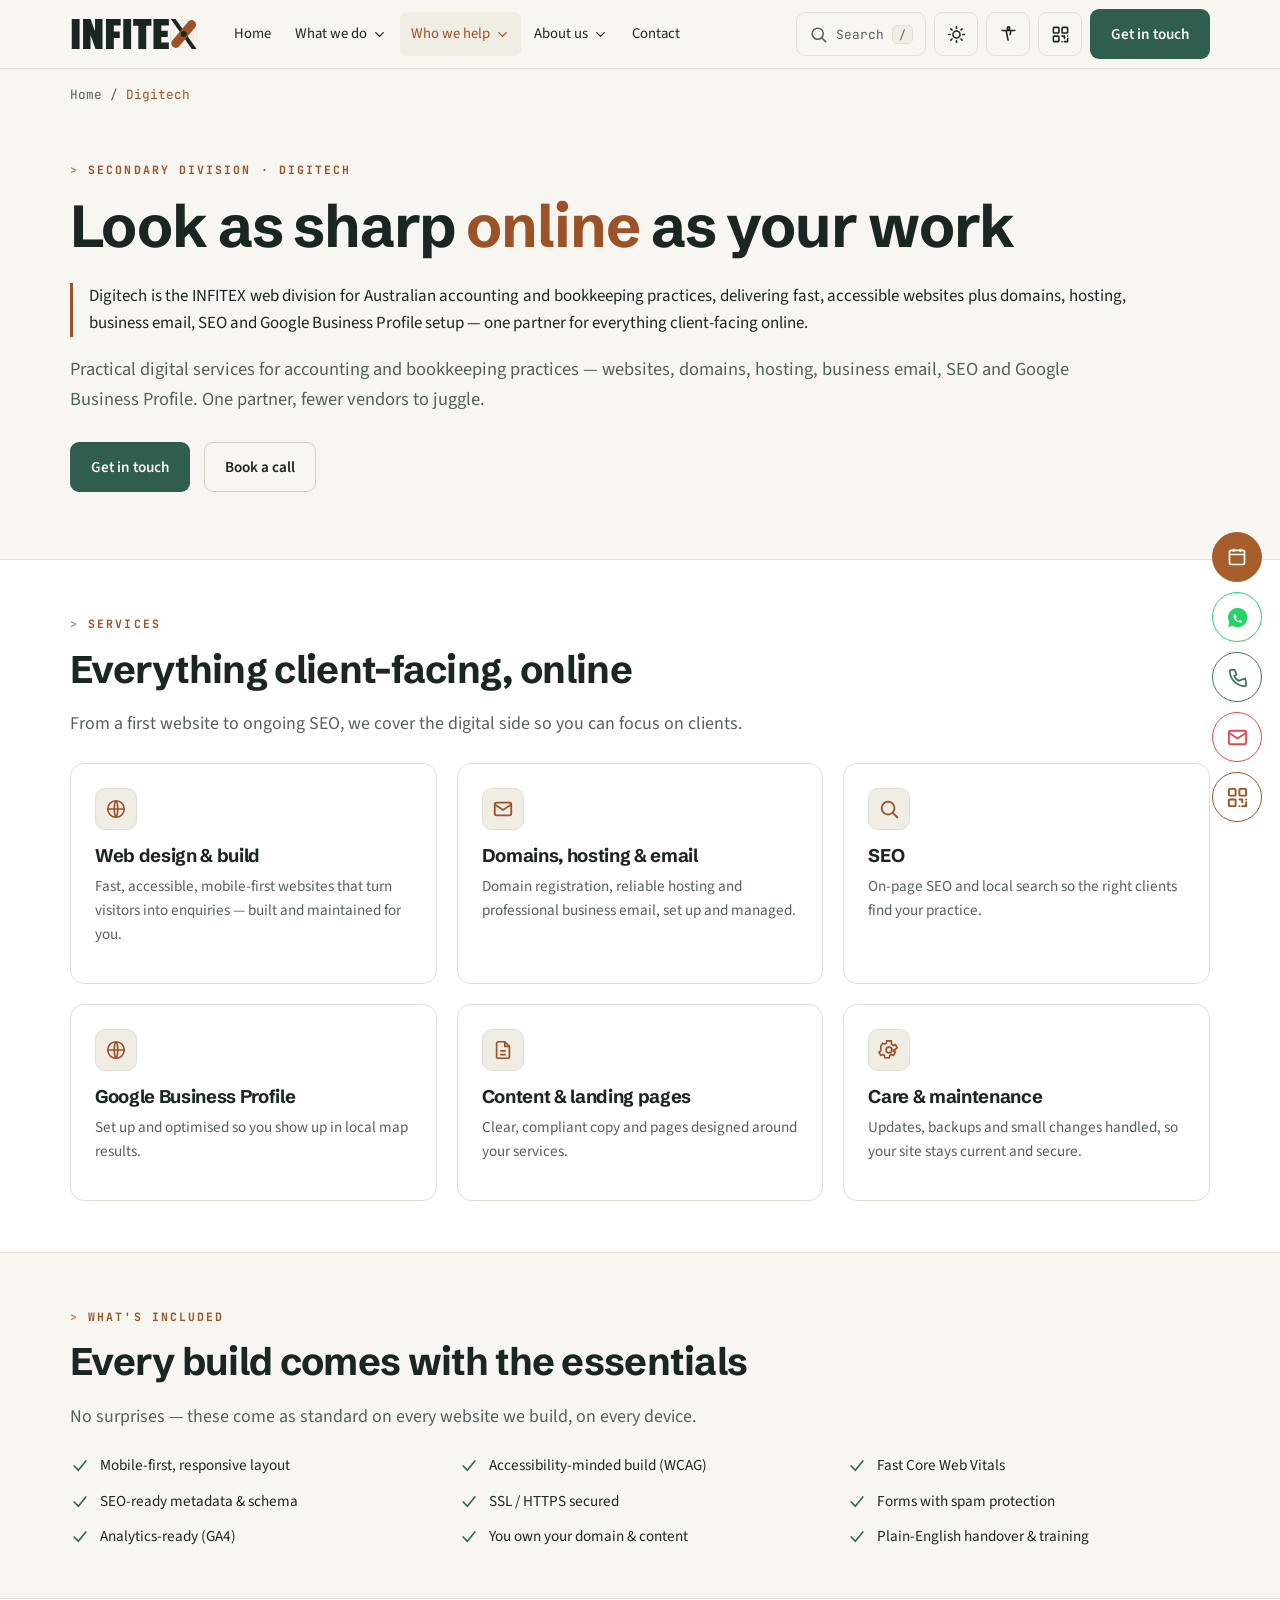
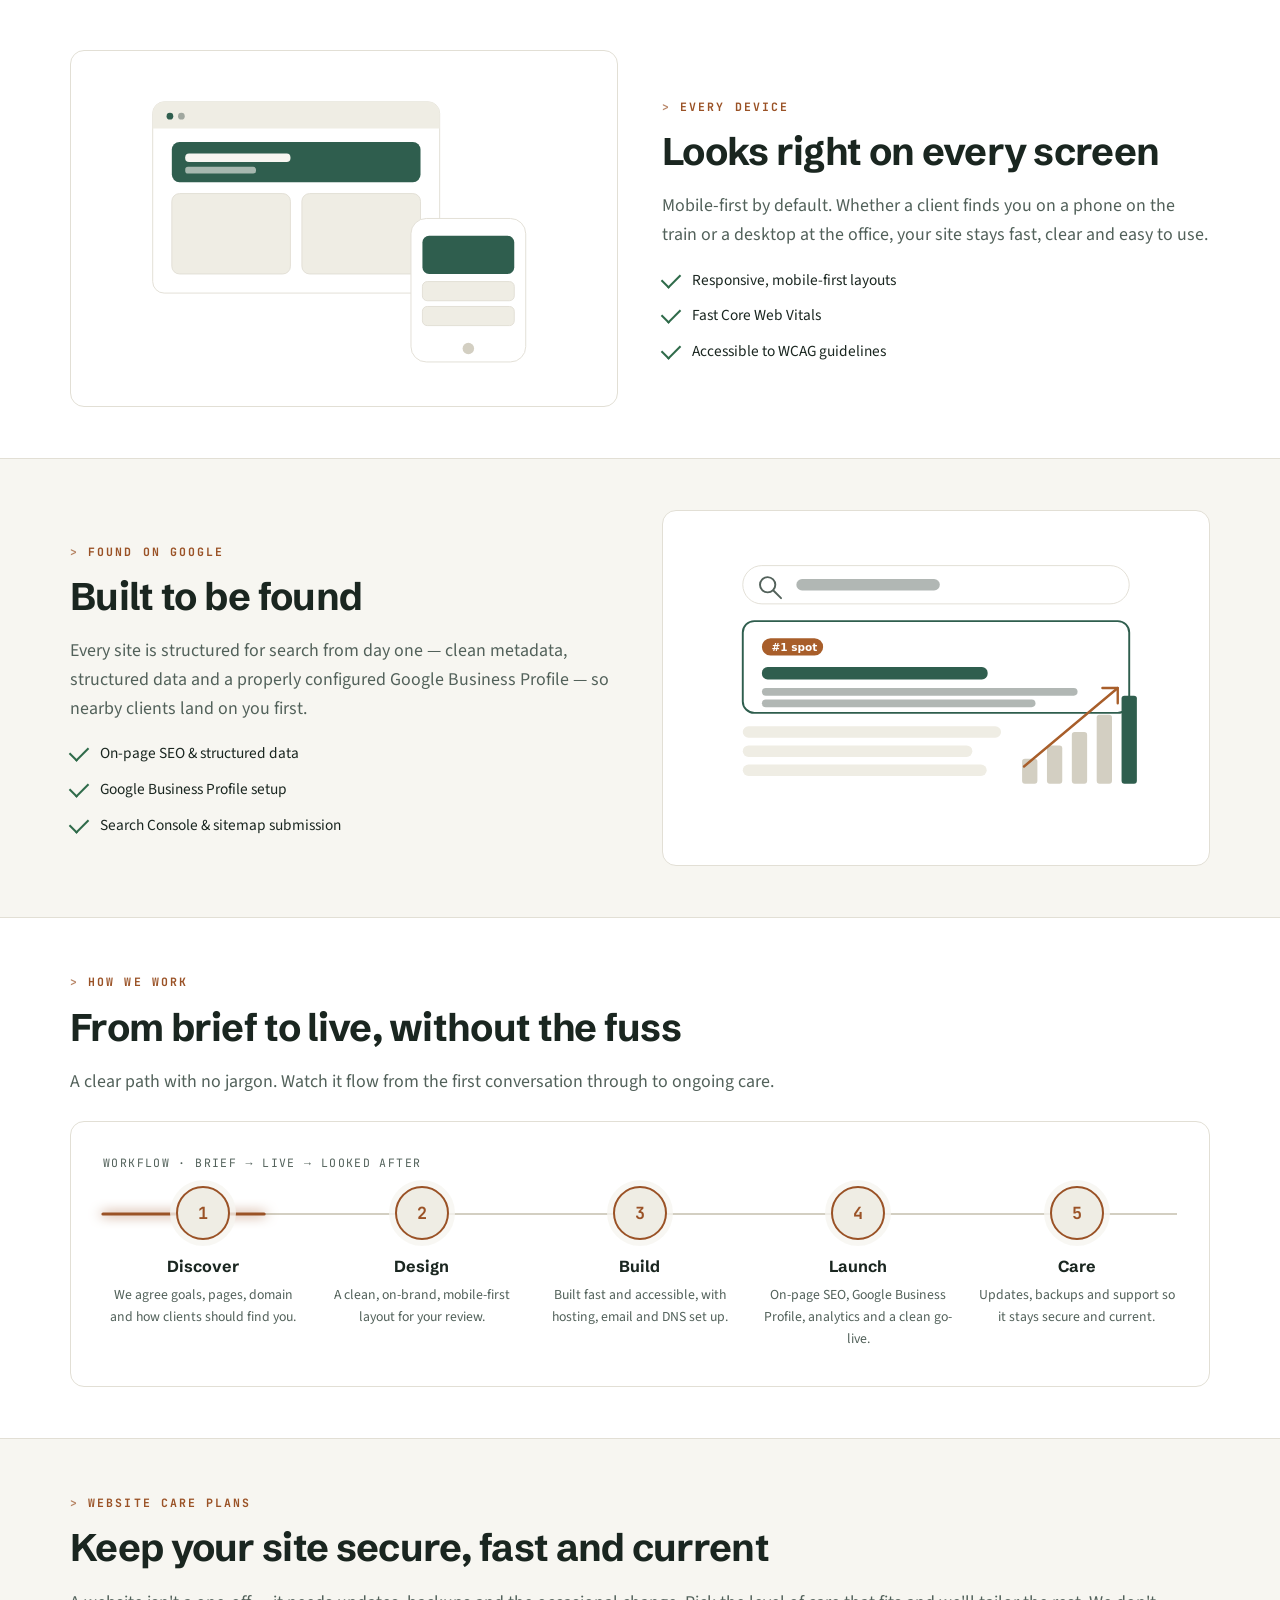
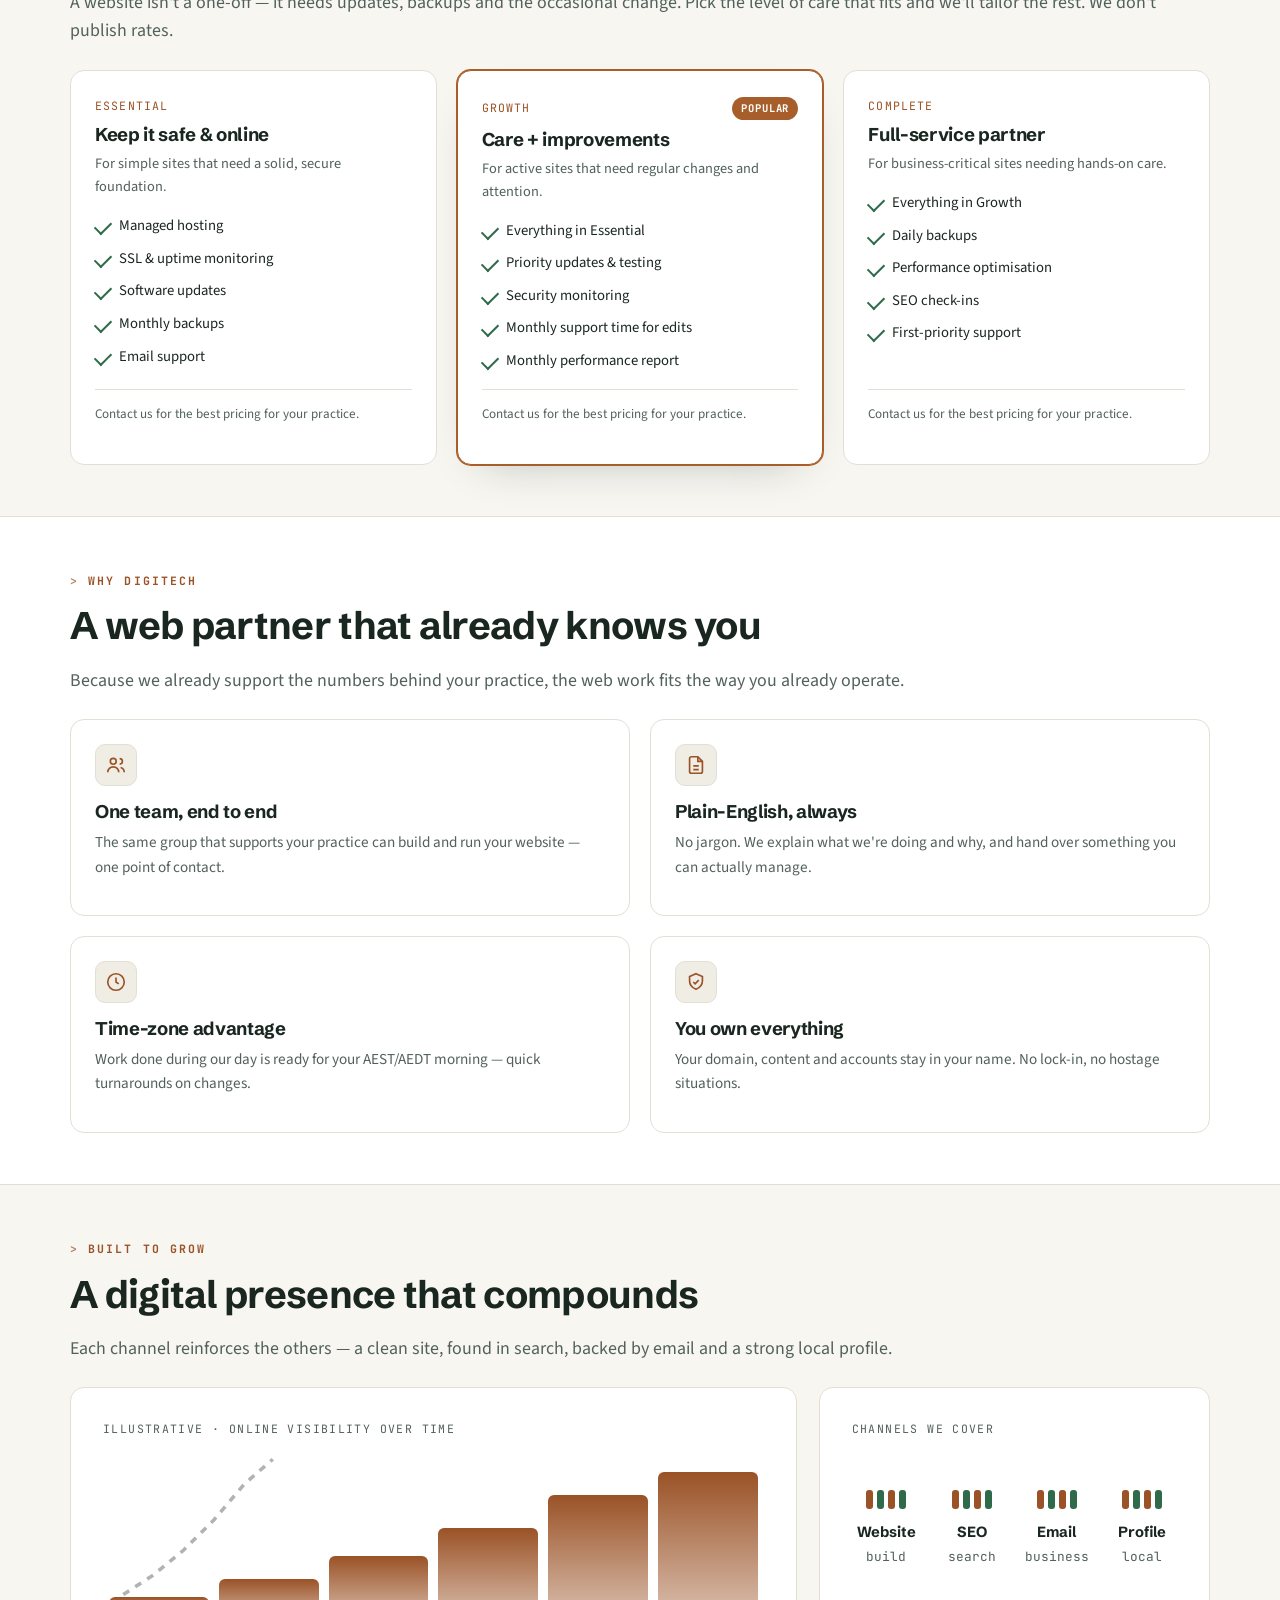
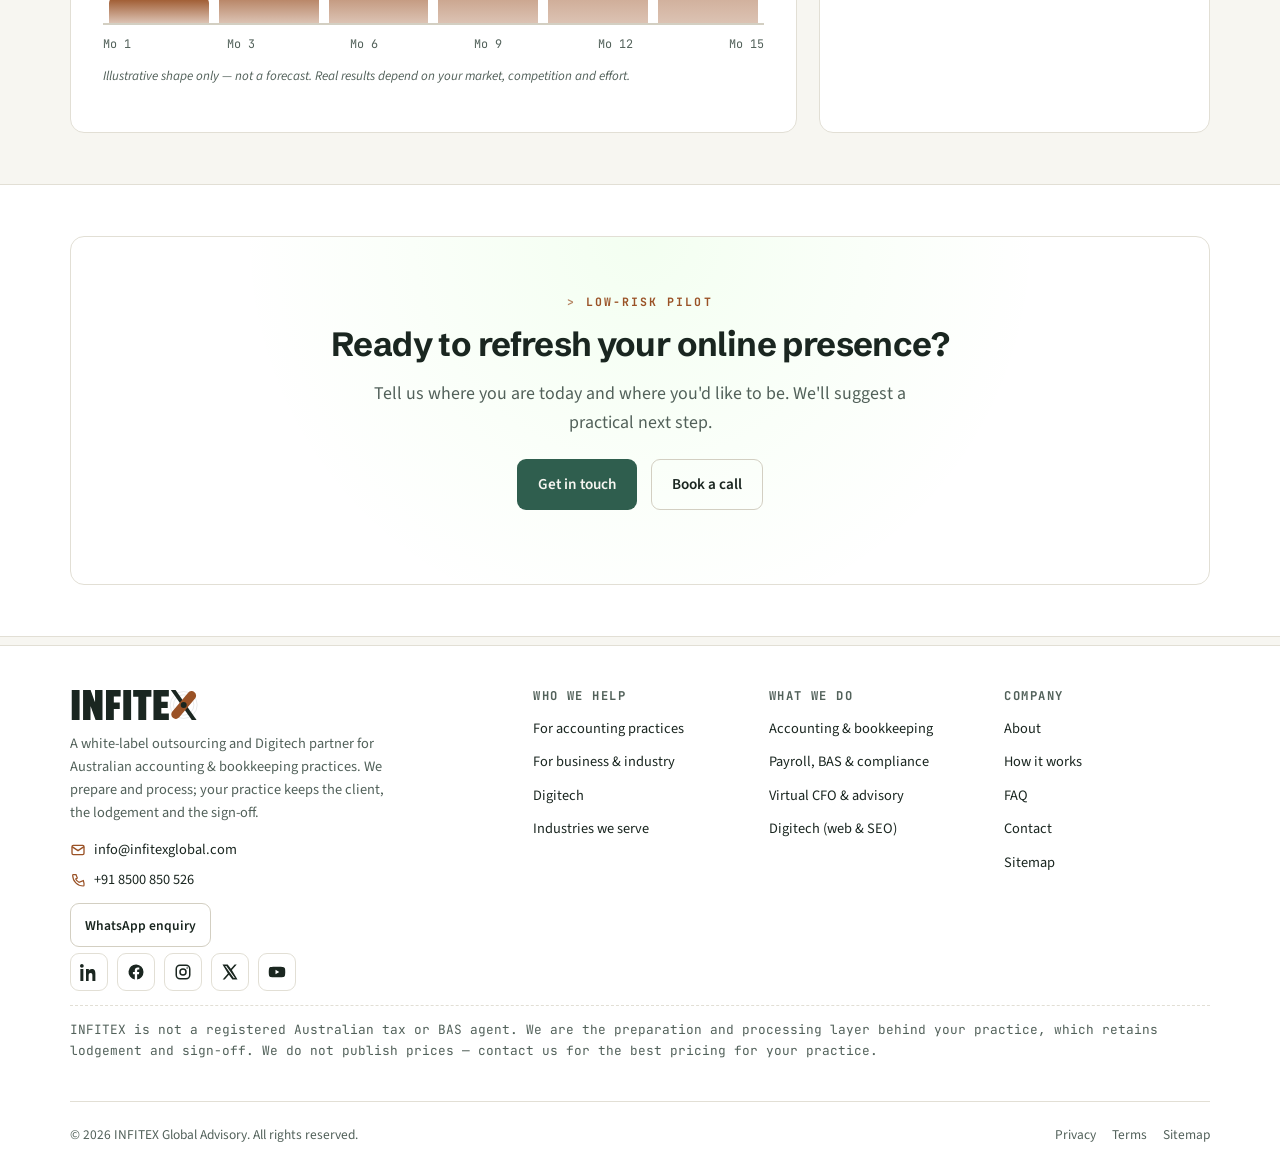
<file: digitech.html>
<!doctype html><html lang="en-AU"><head><meta charset="utf-8"><!-- Google tag (gtag.js) --><script async src="https://www.googletagmanager.com/gtag/js?id=G-7Z1QJE4YSM"></script><script>window.dataLayer=window.dataLayer||[];function gtag(){dataLayer.push(arguments);}gtag("js",new Date());gtag("config","G-7Z1QJE4YSM");</script><meta name="viewport" content="width=device-width,initial-scale=1,viewport-fit=cover"><title>Digitech — websites, email & SEO for accountants | INFITEX</title><meta name="description" content="Digitech by INFITEX: websites, domains, hosting, business email, SEO and Google Business Profile, built for Australian accounting and bookkeeping practices."><meta name="author" content="INFITEX Global Advisory"><meta name="robots" content="index,follow,max-image-preview:large,max-snippet:-1,max-video-preview:-1"><link rel="canonical" href="https://infitexglobal.com/digitech"><!-- SEO/GEO verification scaffold — replace PLACEHOLDER tokens after deploy --><meta name="google-site-verification" content="GOOGLE_SITE_VERIFICATION"><!-- <meta name="msvalidate.01" content="BING_SITE_VERIFICATION"> --><!-- <meta name="yandex-verification" content="YANDEX_SITE_VERIFICATION"> --><!-- <meta name="p:domain_verify" content="PINTEREST_SITE_VERIFICATION"> --><meta property="og:type" content="website"><meta property="og:site_name" content="INFITEX Global Advisory"><meta property="og:title" content="Digitech — websites, email & SEO for accountants | INFITEX"><meta property="og:description" content="Digitech by INFITEX: websites, domains, hosting, business email, SEO and Google Business Profile, built for Australian accounting and bookkeeping practices."><meta property="og:url" content="https://infitexglobal.com/digitech"><meta property="og:image" content="https://infitexglobal.com/og-image.png"><meta property="og:image:width" content="1200"><meta property="og:image:height" content="630"><meta property="og:image:alt" content="INFITEX Global Advisory — white-label accounting outsourcing for Australian practices"><meta property="og:locale" content="en_AU"><meta name="twitter:card" content="summary_large_image"><meta name="twitter:title" content="Digitech — websites, email & SEO for accountants | INFITEX"><meta name="twitter:description" content="Digitech by INFITEX: websites, domains, hosting, business email, SEO and Google Business Profile, built for Australian accounting and bookkeeping practices."><meta name="twitter:image" content="https://infitexglobal.com/og-image.png"><meta name="twitter:image:alt" content="INFITEX Global Advisory"><meta name="theme-color" content="#F7F6F1" media="(prefers-color-scheme: light)"><meta name="theme-color" content="#14211C" media="(prefers-color-scheme: dark)"><link rel="icon" href="favicon.svg" type="image/svg+xml"><link rel="apple-touch-icon" href="apple-touch-icon.png"><link rel="sitemap" type="application/xml" title="Sitemap" href="sitemap.xml"><script>(function(){try{var d=document.documentElement;var t=localStorage.getItem('ix-theme')||'light';d.setAttribute('data-theme',t);if(localStorage.getItem('ix-contrast')==='high')d.setAttribute('data-contrast','high');if(localStorage.getItem('ix-grayscale')==='on')d.setAttribute('data-grayscale','on');var ts=localStorage.getItem('ix-textstep');var s=[-2,0,2,4,6];if(ts!==null)d.style.setProperty('--type-scale-step',(s[parseInt(ts,10)]||0)+'px');}catch(e){}})();</script><link rel="preload" href="/fonts/schibsted-grotesk-700.woff2" as="font" type="font/woff2" crossorigin><link rel="preload" href="/fonts/source-sans-3-400.woff2" as="font" type="font/woff2" crossorigin><link rel="stylesheet" href="styles.css?v=592ddce4"><script type="application/ld+json">{"@context":"https://schema.org","@graph":[{"@context":"https://schema.org","@type":"WebPage","@id":"https://infitexglobal.com/digitech#webpage","url":"https://infitexglobal.com/digitech","name":"Digitech — websites, email & SEO for accountants | INFITEX","description":"Digitech by INFITEX: websites, domains, hosting, business email, SEO and Google Business Profile, built for Australian accounting and bookkeeping practices.","inLanguage":"en-AU","isPartOf":{"@id":"https://infitexglobal.com/#website"},"about":{"@id":"https://infitexglobal.com/#organization"},"speakable":{"@type":"SpeakableSpecification","cssSelector":["h1",".answer-lede"]}},{"@context":"https://schema.org","@type":"ProfessionalService","@id":"https://infitexglobal.com/#organization","name":"INFITEX Global Advisory","alternateName":"INFITEX","slogan":"A finance team that works to your standards.","description":"INFITEX Global Advisory is an India-based, white-label accounting and bookkeeping outsourcing partner for Australian accounting practices and businesses, covering bookkeeping, payroll and STP, BAS and IAS, year-end financials, tax and SMSF, plus management reporting and Virtual CFO. The client practice always retains lodgement and sign-off. A Digitech division provides websites, business email and SEO.","url":"https://infitexglobal.com/","logo":"https://infitexglobal.com/logo.svg","image":"https://infitexglobal.com/og-image.png","email":"info@infitexglobal.com","telephone":"+91-8500-850-526","priceRange":"Contact for a tailored quote","currenciesAccepted":"AUD","areaServed":{"@type":"Country","name":"Australia"},"knowsLanguage":["en-AU","en"],"availableLanguage":["English"],"knowsAbout":["White-label accounting outsourcing","Bookkeeping","Bank reconciliations","Accounts payable and receivable","Payroll","Single Touch Payroll (STP)","BAS preparation","IAS preparation","Year-end financial statements","Company and trust tax returns","SMSF accounting","BGL","Class","Xero","XPM","MYOB","QuickBooks","Reckon","Karbon","Dext","Hubdoc","FYI Docs","Management reporting","Budgeting and forecasting","Cash-flow forecasting","Virtual CFO","Australian tax compliance"],"serviceType":["Accounting outsourcing","Bookkeeping outsourcing","Payroll outsourcing","BAS and IAS preparation","Virtual CFO","Management reporting","Web design and SEO (Digitech)"],"contactPoint":{"@type":"ContactPoint","contactType":"sales","email":"info@infitexglobal.com","telephone":"+91-8500-850-526","areaServed":"AU","availableLanguage":["en-AU","en"]},"address":{"@type":"PostalAddress","addressCountry":"IN"},"sameAs":["https://www.linkedin.com/company/infitexglobal","https://www.facebook.com/infitexglobal","https://www.instagram.com/infitexglobal","https://x.com/infitexglobal","https://www.youtube.com/@infitexglobal"]},{"@context": "https://schema.org", "@type": "Service", "serviceType": "Digital services for accounting practices (web, email, SEO)", "provider": {"@type": "ProfessionalService", "name": "INFITEX Global Advisory", "url": "https://infitexglobal.com/"}, "areaServed": "AU", "description": "Websites, domains, hosting, business email, SEO and Google Business Profile for Australian accounting and bookkeeping practices.", "hasOfferCatalog": {"@type": "OfferCatalog", "name": "Digitech web services", "itemListElement": [{"@type": "Offer", "itemOffered": {"@type": "Service", "name": "Web design & build"}}, {"@type": "Offer", "itemOffered": {"@type": "Service", "name": "Domains, hosting & business email"}}, {"@type": "Offer", "itemOffered": {"@type": "Service", "name": "SEO & Google Business Profile"}}, {"@type": "Offer", "itemOffered": {"@type": "Service", "name": "Website care & maintenance"}}]}},{"@context":"https://schema.org","@type":"BreadcrumbList","itemListElement":[{"@type":"ListItem","position":1,"name":"Home","item":"https://infitexglobal.com/"},{"@type":"ListItem","position":2,"name":"Digitech","item":"https://infitexglobal.com/digitech"}]}]}</script><!-- Microsoft Clarity --><script>(function(c,l,a,r,i,t,y){c[a]=c[a]||function(){(c[a].q=c[a].q||[]).push(arguments)};t=l.createElement(r);t.async=1;t.src="https://www.clarity.ms/tag/"+i+"?ref=bwt";y=l.getElementsByTagName(r)[0];y.parentNode.insertBefore(t,y);})(window,document,"clarity","script","xyhvnnr2j4");</script></head><body><a class="skip-link" href="#main">Skip to content</a><header class="site-header"><div class="shell header-inner"><a class="brand" href="/" aria-label="INFITEX Global Advisory — home"><svg class="brand-logo" viewBox="0 0 309.3 72.0" role="img" aria-label="INFITEX" focusable="false"><g class="brand-word" transform="translate(0 72.00) scale(0.10465 -0.10465)"><g transform="translate(0.0 0)"><path d="M40 0V688H220V0Z"/></g><g transform="translate(260.0 0)"><path d="M327 0 216 310H211V0H40V688H213L309 421H315V688H486V0Z"/></g><g transform="translate(786.0 0)"><path d="M40 0V688H377V540H220V402H356V254H220V0Z"/></g><g transform="translate(1183.0 0)"><path d="M40 0V688H220V0Z"/></g><g transform="translate(1443.0 0)"><path d="M126 0V535H7V688H426V535H307V0Z"/></g><g transform="translate(1876.0 0)"><path d="M40 0V688H393V540H220V421H367V274H220V148H393V0Z"/></g></g><g class="brand-x"><g class="bx-ring" fill="none"><circle cx="273.11" cy="36.00" r="24.48"/><circle cx="273.11" cy="36.00" r="32.40"/></g><path class="bx-ink" d="M 242.15 0.00 L 253.67 0.00 L 304.07 72.00 L 292.55 72.00 Z"/><rect class="bx-acc" x="262.31" y="-4.32" width="21.60" height="80.64" rx="10.80" transform="rotate(40 273.11 36.00)"/><circle class="bx-dot" cx="273.11" cy="36.00" r="7.20"/></g></svg></a><nav class="nav" aria-label="Primary"><a class="nav-link" href="/">Home</a><div class="nav-item has-mega"><button type="button" class="nav-link nav-trigger" aria-expanded="false" aria-haspopup="true" aria-controls="mega-what-we-do">What we do<svg class="caret" viewBox="0 0 24 24" aria-hidden="true" focusable="false"><path d="M6 9l6 6 6-6" fill="none" stroke="currentColor" stroke-width="2" stroke-linecap="round" stroke-linejoin="round"/></svg></button><div class="mega-panel" id="mega-what-we-do" role="region" aria-label="What we do"><div class="mega-grid"><div class="mega-col"><p class="mega-h">Accounting & bookkeeping</p><ul><li><a href="/outsourcing#scope"><span class="mega-t">Bookkeeping & reconciliations</span><span class="mega-d">Books kept accurate, coded and reconciled.</span></a></li><li><a href="/outsourcing#scope"><span class="mega-t">Accounts payable & receivable</span><span class="mega-d">Bills, invoices and debtor follow-up.</span></a></li><li><a href="/outsourcing#scope"><span class="mega-t">Year-end financials</span><span class="mega-d">Financial statements to your standards.</span></a></li><li><a href="/outsourcing#scope"><span class="mega-t">Workpapers</span><span class="mega-d">Clean, traceable workpapers behind every job.</span></a></li></ul></div><div class="mega-col"><p class="mega-h">Payroll, BAS & compliance</p><ul><li><a href="/outsourcing#scope"><span class="mega-t">Payroll & STP</span><span class="mega-d">Pay runs and Single Touch Payroll, ready to lodge.</span></a></li><li><a href="/outsourcing#scope"><span class="mega-t">BAS / IAS preparation</span><span class="mega-d">Activity statements drafted for your sign-off.</span></a></li><li><a href="/outsourcing#scope"><span class="mega-t">Company & trust tax returns</span><span class="mega-d">Returns prepared; your agent signs and lodges.</span></a></li><li><a href="/outsourcing#scope"><span class="mega-t">SMSF accounts (BGL/Class)</span><span class="mega-d">Self-managed super fund accounts & workpapers.</span></a></li></ul></div><div class="mega-col"><p class="mega-h">Advisory & Virtual CFO</p><ul><li><a href="/industry#vcfo"><span class="mega-t">Virtual CFO</span><span class="mega-d">Senior finance leadership, fractionally.</span></a></li><li><a href="/industry#what"><span class="mega-t">Management accounts & reporting</span><span class="mega-d">Monthly, decision-ready reporting.</span></a></li><li><a href="/industry#what"><span class="mega-t">Budgeting & forecasting</span><span class="mega-d">Budgets, rolling forecasts and scenarios.</span></a></li><li><a href="/industry#vcfo"><span class="mega-t">Cash-flow management</span><span class="mega-d">13-week cash-flow and working-capital visibility.</span></a></li></ul></div><div class="mega-col"><p class="mega-h">Digitech</p><ul><li><a href="/digitech#services"><span class="mega-t">Web design & build</span><span class="mega-d">Fast, accessible, mobile-first websites.</span></a></li><li><a href="/digitech#services"><span class="mega-t">Domains, hosting & email</span><span class="mega-d">Set up and managed for you.</span></a></li><li><a href="/digitech#services"><span class="mega-t">SEO & Google Business Profile</span><span class="mega-d">Be found by local clients.</span></a></li><li><a href="/digitech#services"><span class="mega-t">Care & maintenance</span><span class="mega-d">Updates, backups and ongoing changes.</span></a></li></ul></div></div></div></div><div class="nav-item has-mega"><button type="button" class="nav-link nav-trigger" aria-expanded="false" aria-haspopup="true" aria-controls="mega-who-we-help" data-current="true">Who we help<svg class="caret" viewBox="0 0 24 24" aria-hidden="true" focusable="false"><path d="M6 9l6 6 6-6" fill="none" stroke="currentColor" stroke-width="2" stroke-linecap="round" stroke-linejoin="round"/></svg></button><div class="mega-panel" id="mega-who-we-help" role="region" aria-label="Who we help"><div class="mega-grid"><div class="mega-col"><p class="mega-h">By audience</p><ul><li><a href="/outsourcing"><span class="mega-t">For accounting practices</span><span class="mega-d">White-label back office for your firm.</span></a></li><li><a href="/industry"><span class="mega-t">For business & industry</span><span class="mega-d">A dedicated outsourced finance team.</span></a></li><li><a href="/digitech"><span class="mega-t">Digitech</span><span class="mega-d">Web, email & SEO for client-facing growth.</span></a></li></ul></div><div class="mega-col"><p class="mega-h">Industries we serve</p><ul><li><a href="/industry#industries"><span class="mega-t">Construction & trades</span><span class="mega-d">Job costing, payroll and BAS.</span></a></li><li><a href="/industry#industries"><span class="mega-t">Retail & e-commerce</span><span class="mega-d">High-volume reconciliations and reporting.</span></a></li><li><a href="/industry#industries"><span class="mega-t">Professional services</span><span class="mega-d">Clean books and management accounts.</span></a></li><li><a href="/industry#industries"><span class="mega-t">Healthcare & allied health</span><span class="mega-d">Compliant bookkeeping and payroll.</span></a></li></ul></div></div></div></div><div class="nav-item has-mega"><button type="button" class="nav-link nav-trigger" aria-expanded="false" aria-haspopup="true" aria-controls="mega-about-us">About us<svg class="caret" viewBox="0 0 24 24" aria-hidden="true" focusable="false"><path d="M6 9l6 6 6-6" fill="none" stroke="currentColor" stroke-width="2" stroke-linecap="round" stroke-linejoin="round"/></svg></button><div class="mega-panel" id="mega-about-us" role="region" aria-label="About us"><div class="mega-grid"><div class="mega-col"><p class="mega-h">Company</p><ul><li><a href="/about"><span class="mega-t">About INFITEX</span><span class="mega-d">A dependable extension of your team, native to your stack.</span></a></li><li><a href="/about#vmb"><span class="mega-t">Vision, mission & values</span><span class="mega-d">What we stand for and how we work.</span></a></li></ul></div><div class="mega-col"><p class="mega-h">Proof & answers</p><ul><li><a href="/#testimonials"><span class="mega-t">Our stories</span><span class="mega-d">What practices and businesses say about us.</span></a></li><li><a href="/#faq"><span class="mega-t">FAQ</span><span class="mega-d">Honest answers on the compliance line, security and how we work.</span></a></li></ul></div></div></div></div><a class="nav-link" href="/contact">Contact</a></nav><div class="header-tools"><button class="icon-btn search-btn" data-open-search aria-label="Search the site"><svg viewBox="0 0 24 24" fill="none" stroke="currentColor" stroke-width="2" stroke-linecap="round"><circle cx="11" cy="11" r="7"/><path d="M21 21l-4-4"/></svg><span>Search</span><kbd>/</kbd></button><button class="icon-btn" data-theme-toggle aria-label="Toggle light or dark theme" aria-pressed="false"><svg viewBox="0 0 24 24" fill="none" stroke="currentColor" stroke-width="2" stroke-linecap="round"><circle cx="12" cy="12" r="4.5"/><path d="M12 2v2M12 20v2M2 12h2M20 12h2M4.9 4.9l1.4 1.4M17.7 17.7l1.4 1.4M19.1 4.9l-1.4 1.4M6.3 17.7l-1.4 1.4"/></svg></button><button class="icon-btn" data-open-a11y aria-label="Open accessibility settings"><svg viewBox="0 0 24 24" fill="none" stroke="currentColor" stroke-width="2" stroke-linecap="round"><circle cx="12" cy="4" r="1.6"/><path d="M4 7h16M9 7l1 5 1.5 7M15 7l-1 5"/></svg></button><button class="icon-btn qr-header-btn" data-open-qr aria-label="Show QR code to save our contact" title="Save our contact (QR)"><svg viewBox="0 0 24 24" fill="none" stroke="currentColor" stroke-width="2" stroke-linecap="round" stroke-linejoin="round"><rect x="3" y="3" width="7" height="7" rx="1"/><rect x="14" y="3" width="7" height="7" rx="1"/><rect x="3" y="14" width="7" height="7" rx="1"/><path d="M14 14h3v3M21 14v.01M14 21h.01M17 21h4v-4M21 17v.01"/></svg></button><a class="btn btn-primary header-cta" href="/contact">Get in touch</a><button class="icon-btn hamburger" data-open-nav aria-label="Open menu" aria-expanded="false"><svg viewBox="0 0 24 24" fill="none" stroke="currentColor" stroke-width="2" stroke-linecap="round"><path d="M3 6h18M3 12h18M3 18h18"/></svg></button></div></div></header><div class="mobile-nav" id="mobileNav" aria-hidden="true"><div class="mobile-nav-top"><a class="brand" href="/" aria-label="INFITEX home"><svg class="brand-logo" viewBox="0 0 309.3 72.0" role="img" aria-label="INFITEX" focusable="false"><g class="brand-word" transform="translate(0 72.00) scale(0.10465 -0.10465)"><g transform="translate(0.0 0)"><path d="M40 0V688H220V0Z"/></g><g transform="translate(260.0 0)"><path d="M327 0 216 310H211V0H40V688H213L309 421H315V688H486V0Z"/></g><g transform="translate(786.0 0)"><path d="M40 0V688H377V540H220V402H356V254H220V0Z"/></g><g transform="translate(1183.0 0)"><path d="M40 0V688H220V0Z"/></g><g transform="translate(1443.0 0)"><path d="M126 0V535H7V688H426V535H307V0Z"/></g><g transform="translate(1876.0 0)"><path d="M40 0V688H393V540H220V421H367V274H220V148H393V0Z"/></g></g><g class="brand-x"><g class="bx-ring" fill="none"><circle cx="273.11" cy="36.00" r="24.48"/><circle cx="273.11" cy="36.00" r="32.40"/></g><path class="bx-ink" d="M 242.15 0.00 L 253.67 0.00 L 304.07 72.00 L 292.55 72.00 Z"/><rect class="bx-acc" x="262.31" y="-4.32" width="21.60" height="80.64" rx="10.80" transform="rotate(40 273.11 36.00)"/><circle class="bx-dot" cx="273.11" cy="36.00" r="7.20"/></g></svg></a><button class="icon-btn" data-close-nav aria-label="Close menu"><svg viewBox="0 0 24 24" fill="none" stroke="currentColor" stroke-width="2" stroke-linecap="round"><path d="M6 6l12 12M18 6L6 18"/></svg></button></div><nav aria-label="Mobile"><a class="m-link" href="/">Home</a><div class="m-acc"><button type="button" class="m-acc-btn" aria-expanded="false" aria-controls="macc-what-we-do">What we do<svg class="caret" viewBox="0 0 24 24" aria-hidden="true" focusable="false"><path d="M6 9l6 6 6-6" fill="none" stroke="currentColor" stroke-width="2" stroke-linecap="round" stroke-linejoin="round"/></svg></button><div class="m-acc-panel" id="macc-what-we-do"><p class="m-group">Accounting & bookkeeping</p><a class="m-sublink" href="/outsourcing#scope">Bookkeeping & reconciliations</a><a class="m-sublink" href="/outsourcing#scope">Accounts payable & receivable</a><a class="m-sublink" href="/outsourcing#scope">Year-end financials</a><a class="m-sublink" href="/outsourcing#scope">Workpapers</a><p class="m-group">Payroll, BAS & compliance</p><a class="m-sublink" href="/outsourcing#scope">Payroll & STP</a><a class="m-sublink" href="/outsourcing#scope">BAS / IAS preparation</a><a class="m-sublink" href="/outsourcing#scope">Company & trust tax returns</a><a class="m-sublink" href="/outsourcing#scope">SMSF accounts (BGL/Class)</a><p class="m-group">Advisory & Virtual CFO</p><a class="m-sublink" href="/industry#vcfo">Virtual CFO</a><a class="m-sublink" href="/industry#what">Management accounts & reporting</a><a class="m-sublink" href="/industry#what">Budgeting & forecasting</a><a class="m-sublink" href="/industry#vcfo">Cash-flow management</a><p class="m-group">Digitech</p><a class="m-sublink" href="/digitech#services">Web design & build</a><a class="m-sublink" href="/digitech#services">Domains, hosting & email</a><a class="m-sublink" href="/digitech#services">SEO & Google Business Profile</a><a class="m-sublink" href="/digitech#services">Care & maintenance</a></div></div><div class="m-acc"><button type="button" class="m-acc-btn" aria-expanded="false" aria-controls="macc-who-we-help">Who we help<svg class="caret" viewBox="0 0 24 24" aria-hidden="true" focusable="false"><path d="M6 9l6 6 6-6" fill="none" stroke="currentColor" stroke-width="2" stroke-linecap="round" stroke-linejoin="round"/></svg></button><div class="m-acc-panel" id="macc-who-we-help"><p class="m-group">By audience</p><a class="m-sublink" href="/outsourcing">For accounting practices</a><a class="m-sublink" href="/industry">For business & industry</a><a class="m-sublink" href="/digitech">Digitech</a><p class="m-group">Industries we serve</p><a class="m-sublink" href="/industry#industries">Construction & trades</a><a class="m-sublink" href="/industry#industries">Retail & e-commerce</a><a class="m-sublink" href="/industry#industries">Professional services</a><a class="m-sublink" href="/industry#industries">Healthcare & allied health</a></div></div><div class="m-acc"><button type="button" class="m-acc-btn" aria-expanded="false" aria-controls="macc-about-us">About us<svg class="caret" viewBox="0 0 24 24" aria-hidden="true" focusable="false"><path d="M6 9l6 6 6-6" fill="none" stroke="currentColor" stroke-width="2" stroke-linecap="round" stroke-linejoin="round"/></svg></button><div class="m-acc-panel" id="macc-about-us"><p class="m-group">Company</p><a class="m-sublink" href="/about">About INFITEX</a><a class="m-sublink" href="/about#vmb">Vision, mission & values</a><p class="m-group">Proof & answers</p><a class="m-sublink" href="/#testimonials">Our stories</a><a class="m-sublink" href="/#faq">FAQ</a></div></div><a class="m-link" href="/contact">Contact</a></nav><div style="margin-top:24px;display:flex;gap:10px;flex-wrap:wrap"><button class="btn btn-ghost" data-open-wa>WhatsApp us</button><a class="btn btn-primary" href="/contact">Get in touch</a></div></div><main id="main"><div class="shell"><nav class="crumbs" aria-label="Breadcrumb"><a href="/">Home</a> / <span>Digitech</span></nav></div><section class="hero"><div class="shell"><span class="eyebrow">Secondary division · Digitech</span><h1>Look as sharp <span class="accent">online</span> as your work</h1><p class="answer-lede">Digitech is the INFITEX web division for Australian accounting and bookkeeping practices, delivering fast, accessible websites plus domains, hosting, business email, SEO and Google Business Profile setup — one partner for everything client-facing online.</p><p class="hero-sub" data-tw>Practical digital services for accounting and bookkeeping practices — websites, domains, hosting, business email, SEO and Google Business Profile. One partner, fewer vendors to juggle.</p><div class="hero-cta"><a class="btn btn-primary" href="/contact">Get in touch</a><a class="btn btn-ghost" data-booking href="/contact">Book a call</a></div></div></section><section class="section alt" id="services" aria-labelledby="services-title"><div class="shell"><div class="section-head"><span class="eyebrow">Services</span><h2 class="section-title" id="services-title">Everything client-facing, online</h2><p class="lead" data-tw>From a first website to ongoing SEO, we cover the digital side so you can focus on clients.</p></div><div class="grid grid-3"><article class="card"><div class="ico"><svg viewBox="0 0 24 24" fill="none" stroke="currentColor" stroke-width="1.8"><circle cx="12" cy="12" r="9"/><path d="M3 12h18M12 3c2.5 2.5 2.5 15 0 18M12 3c-2.5 2.5-2.5 15 0 18"/></svg></div><h3>Web design &amp; build</h3><p>Fast, accessible, mobile-first websites that turn visitors into enquiries — built and maintained for you.</p></article><article class="card"><div class="ico"><svg viewBox="0 0 24 24" fill="none" stroke="currentColor" stroke-width="2"><rect x="3" y="5" width="18" height="14" rx="2"/><path d="M3 7l9 6 9-6"/></svg></div><h3>Domains, hosting &amp; email</h3><p>Domain registration, reliable hosting and professional business email, set up and managed.</p></article><article class="card"><div class="ico"><svg viewBox="0 0 24 24" fill="none" stroke="currentColor" stroke-width="2" stroke-linecap="round"><circle cx="11" cy="11" r="7"/><path d="M21 21l-4-4"/></svg></div><h3>SEO</h3><p>On-page SEO and local search so the right clients find your practice.</p></article><article class="card"><div class="ico"><svg viewBox="0 0 24 24" fill="none" stroke="currentColor" stroke-width="1.8"><circle cx="12" cy="12" r="9"/><path d="M3 12h18M12 3c2.5 2.5 2.5 15 0 18M12 3c-2.5 2.5-2.5 15 0 18"/></svg></div><h3>Google Business Profile</h3><p>Set up and optimised so you show up in local map results.</p></article><article class="card"><div class="ico"><svg viewBox="0 0 24 24" fill="none" stroke="currentColor" stroke-width="1.8"><path d="M14 3H7a2 2 0 0 0-2 2v14a2 2 0 0 0 2 2h10a2 2 0 0 0 2-2V8l-5-5Z"/><path d="M14 3v5h5M9 13h6M9 17h6"/></svg></div><h3>Content &amp; landing pages</h3><p>Clear, compliant copy and pages designed around your services.</p></article><article class="card"><div class="ico"><svg viewBox="0 0 24 24" fill="none" stroke="currentColor" stroke-width="1.8"><circle cx="12" cy="12" r="3.2"/><path d="M19 12a7 7 0 0 0-.1-1l2-1.5-2-3.4-2.3 1a7 7 0 0 0-1.7-1L14.5 2h-5l-.4 2.6a7 7 0 0 0-1.7 1l-2.3-1-2 3.4L3 11a7 7 0 0 0 0 2l-2 1.5 2 3.4 2.3-1a7 7 0 0 0 1.7 1l.4 2.6h5l.4-2.6a7 7 0 0 0 1.7-1l2.3 1 2-3.4-2-1.5a7 7 0 0 0 .1-1Z"/></svg></div><h3>Care &amp; maintenance</h3><p>Updates, backups and small changes handled, so your site stays current and secure.</p></article></div></div></section><section class="section" id="included" aria-labelledby="included-title"><div class="shell"><div class="section-head"><span class="eyebrow">What's included</span><h2 class="section-title" id="included-title">Every build comes with the essentials</h2><p class="lead" data-tw>No surprises — these come as standard on every website we build, on every device.</p></div><ul class="incl-grid"><li><svg viewBox="0 0 24 24" fill="none" stroke="currentColor" stroke-width="2" stroke-linecap="round"><path d="M5 12l5 5 9-11"/></svg><span>Mobile-first, responsive layout</span></li><li><svg viewBox="0 0 24 24" fill="none" stroke="currentColor" stroke-width="2" stroke-linecap="round"><path d="M5 12l5 5 9-11"/></svg><span>Accessibility-minded build (WCAG)</span></li><li><svg viewBox="0 0 24 24" fill="none" stroke="currentColor" stroke-width="2" stroke-linecap="round"><path d="M5 12l5 5 9-11"/></svg><span>Fast Core Web Vitals</span></li><li><svg viewBox="0 0 24 24" fill="none" stroke="currentColor" stroke-width="2" stroke-linecap="round"><path d="M5 12l5 5 9-11"/></svg><span>SEO-ready metadata &amp; schema</span></li><li><svg viewBox="0 0 24 24" fill="none" stroke="currentColor" stroke-width="2" stroke-linecap="round"><path d="M5 12l5 5 9-11"/></svg><span>SSL / HTTPS secured</span></li><li><svg viewBox="0 0 24 24" fill="none" stroke="currentColor" stroke-width="2" stroke-linecap="round"><path d="M5 12l5 5 9-11"/></svg><span>Forms with spam protection</span></li><li><svg viewBox="0 0 24 24" fill="none" stroke="currentColor" stroke-width="2" stroke-linecap="round"><path d="M5 12l5 5 9-11"/></svg><span>Analytics-ready (GA4)</span></li><li><svg viewBox="0 0 24 24" fill="none" stroke="currentColor" stroke-width="2" stroke-linecap="round"><path d="M5 12l5 5 9-11"/></svg><span>You own your domain &amp; content</span></li><li><svg viewBox="0 0 24 24" fill="none" stroke="currentColor" stroke-width="2" stroke-linecap="round"><path d="M5 12l5 5 9-11"/></svg><span>Plain-English handover &amp; training</span></li></ul></div></section><section class="section alt" id="devices"><div class="shell"><div class="dt-split dt-split-rev"><div class="dt-visual"><svg class="dt-svg" viewBox="0 0 460 320" role="img" aria-label="The same website shown on desktop and mobile" xmlns="http://www.w3.org/2000/svg"><rect x="30" y="28" width="300" height="200" rx="12" fill="var(--bg-2)" stroke="var(--line)"/><path d="M30 40a12 12 0 0 1 12-12h276a12 12 0 0 1 12 12v16H30z" fill="var(--bg-3)"/><circle cx="48" cy="43" r="3.5" fill="var(--primary)"/><circle cx="60" cy="43" r="3.5" fill="var(--muted)" opacity=".5"/><rect x="50" y="70" width="260" height="42" rx="8" fill="var(--primary)"/><rect x="64" y="82" width="110" height="9" rx="4" fill="var(--primary-ink)"/><rect x="64" y="96" width="74" height="7" rx="3" fill="var(--primary-ink)" opacity=".6"/><rect x="50" y="124" width="124" height="84" rx="8" fill="var(--bg-3)" stroke="var(--line)"/><rect x="186" y="124" width="124" height="84" rx="8" fill="var(--bg-3)" stroke="var(--line)"/><rect x="300" y="150" width="120" height="150" rx="16" fill="var(--bg-2)" stroke="var(--line)"/><rect x="312" y="168" width="96" height="40" rx="7" fill="var(--primary)"/><rect x="312" y="216" width="96" height="20" rx="5" fill="var(--bg-3)" stroke="var(--line)"/><rect x="312" y="242" width="96" height="20" rx="5" fill="var(--bg-3)" stroke="var(--line)"/><circle cx="360" cy="286" r="6" fill="var(--line-2)"/></svg></div><div><p class="eyebrow">Every device</p><h2 class="section-title">Looks right on every screen</h2><p class="lead">Mobile-first by default. Whether a client finds you on a phone on the train or a desktop at the office, your site stays fast, clear and easy to use.</p><ul class="ticks"><li>Responsive, mobile-first layouts</li><li>Fast Core Web Vitals</li><li>Accessible to WCAG guidelines</li></ul></div></div></div></section><section class="section" id="found"><div class="shell"><div class="dt-split"><div><p class="eyebrow">Found on Google</p><h2 class="section-title">Built to be found</h2><p class="lead">Every site is structured for search from day one — clean metadata, structured data and a properly configured Google Business Profile — so nearby clients land on you first.</p><ul class="ticks"><li>On-page SEO &amp; structured data</li><li>Google Business Profile setup</li><li>Search Console &amp; sitemap submission</li></ul></div><div class="dt-visual"><svg class="dt-svg" viewBox="0 0 460 300" role="img" aria-label="Ranking as the top result in search, with rising visibility" xmlns="http://www.w3.org/2000/svg"><rect x="28" y="22" width="404" height="40" rx="20" fill="var(--bg-2)" stroke="var(--line)"/><circle cx="54" cy="42" r="8" fill="none" stroke="var(--muted)" stroke-width="2"/><line x1="60" y1="48" x2="68" y2="56" stroke="var(--muted)" stroke-width="2" stroke-linecap="round"/><rect x="84" y="36" width="150" height="12" rx="6" fill="var(--muted)" opacity=".45"/><rect x="28" y="80" width="404" height="96" rx="12" fill="var(--bg-2)" stroke="var(--primary)" stroke-width="2"/><rect x="48" y="98" width="64" height="18" rx="9" fill="var(--accent-fill)"/><text x="58" y="111" font-family="ui-sans-serif,system-ui,sans-serif" font-size="11" font-weight="700" fill="var(--accent-ink)">#1 spot</text><rect x="48" y="128" width="236" height="13" rx="6" fill="var(--primary)"/><rect x="48" y="150" width="330" height="8" rx="4" fill="var(--muted)" opacity=".45"/><rect x="48" y="162" width="286" height="8" rx="4" fill="var(--muted)" opacity=".45"/><rect x="28" y="190" width="270" height="12" rx="6" fill="var(--bg-3)"/><rect x="28" y="210" width="240" height="12" rx="6" fill="var(--bg-3)"/><rect x="28" y="230" width="255" height="12" rx="6" fill="var(--bg-3)"/><rect x="320" y="224" width="16" height="26" rx="3" fill="var(--line-2)"/><rect x="346" y="210" width="16" height="40" rx="3" fill="var(--line-2)"/><rect x="372" y="196" width="16" height="54" rx="3" fill="var(--line-2)"/><rect x="398" y="178" width="16" height="72" rx="3" fill="var(--line-2)"/><rect x="424" y="158" width="16" height="92" rx="3" fill="var(--primary)"/><path d="M322 232 L420 150" fill="none" stroke="var(--accent-fill)" stroke-width="2.5" stroke-linecap="round"/><path d="M404 150 l16 0 0 16" fill="none" stroke="var(--accent-fill)" stroke-width="2.5" stroke-linecap="round" stroke-linejoin="round"/></svg></div></div></div></section><section class="section alt" id="process" aria-labelledby="process-title"><div class="shell"><div class="section-head"><span class="eyebrow">How we work</span><h2 class="section-title" id="process-title">From brief to live, without the fuss</h2><p class="lead" data-tw>A clear path with no jargon. Watch it flow from the first conversation through to ongoing care.</p></div><div class="viz-card"><span class="viz-cap">workflow · brief → live → looked after</span><div class="flow flow-5"><svg class="flow-line" viewBox="0 0 1000 8" preserveAspectRatio="none" aria-hidden="true"><line class="track" x1="0" y1="4" x2="1000" y2="4"/><line class="flow-beam" x1="0" y1="4" x2="1000" y2="4"/></svg><div class="flow-row flow-row-5"><div class="flow-stage"><span class="flow-node">1</span><b>Discover</b><p>We agree goals, pages, domain and how clients should find you.</p></div><div class="flow-stage"><span class="flow-node">2</span><b>Design</b><p>A clean, on-brand, mobile-first layout for your review.</p></div><div class="flow-stage"><span class="flow-node">3</span><b>Build</b><p>Built fast and accessible, with hosting, email and DNS set up.</p></div><div class="flow-stage"><span class="flow-node">4</span><b>Launch</b><p>On-page SEO, Google Business Profile, analytics and a clean go-live.</p></div><div class="flow-stage"><span class="flow-node">5</span><b>Care</b><p>Updates, backups and support so it stays secure and current.</p></div></div></div></div></div></section><section class="section" id="care" aria-labelledby="care-title"><div class="shell"><div class="section-head"><span class="eyebrow">Website care plans</span><h2 class="section-title" id="care-title">Keep your site secure, fast and current</h2><p class="lead" data-tw>A website isn't a one-off — it needs updates, backups and the occasional change. Pick the level of care that fits and we'll tailor the rest. We don't publish rates.</p></div><div class="plan-grid"><article class="plan-card"><div class="tier"><span>Essential</span></div><h3>Keep it safe &amp; online</h3><p class="blurb">For simple sites that need a solid, secure foundation.</p><ul class="plan-feats"><li>Managed hosting</li><li>SSL &amp; uptime monitoring</li><li>Software updates</li><li>Monthly backups</li><li>Email support</li></ul><p class="plan-price">Contact us for the best pricing for your practice.</p></article><article class="plan-card featured"><div class="tier"><span>Growth</span><span class="pill">Popular</span></div><h3>Care + improvements</h3><p class="blurb">For active sites that need regular changes and attention.</p><ul class="plan-feats"><li>Everything in Essential</li><li>Priority updates &amp; testing</li><li>Security monitoring</li><li>Monthly support time for edits</li><li>Monthly performance report</li></ul><p class="plan-price">Contact us for the best pricing for your practice.</p></article><article class="plan-card"><div class="tier"><span>Complete</span></div><h3>Full-service partner</h3><p class="blurb">For business-critical sites needing hands-on care.</p><ul class="plan-feats"><li>Everything in Growth</li><li>Daily backups</li><li>Performance optimisation</li><li>SEO check-ins</li><li>First-priority support</li></ul><p class="plan-price">Contact us for the best pricing for your practice.</p></article></div></div></section><section class="section alt" id="why" aria-labelledby="why-title"><div class="shell"><div class="section-head"><span class="eyebrow">Why Digitech</span><h2 class="section-title" id="why-title">A web partner that already knows you</h2><p class="lead" data-tw>Because we already support the numbers behind your practice, the web work fits the way you already operate.</p></div><div class="grid grid-2"><article class="card"><div class="ico"><svg viewBox="0 0 24 24" fill="none" stroke="currentColor" stroke-width="1.8"><circle cx="9" cy="8" r="3.2"/><path d="M3 20a6 6 0 0 1 12 0M16 5a3 3 0 0 1 0 6M21 20a5.5 5.5 0 0 0-4-5.3"/></svg></div><h3>One team, end to end</h3><p>The same group that supports your practice can build and run your website — one point of contact.</p></article><article class="card"><div class="ico"><svg viewBox="0 0 24 24" fill="none" stroke="currentColor" stroke-width="1.8"><path d="M14 3H7a2 2 0 0 0-2 2v14a2 2 0 0 0 2 2h10a2 2 0 0 0 2-2V8l-5-5Z"/><path d="M14 3v5h5M9 13h6M9 17h6"/></svg></div><h3>Plain-English, always</h3><p>No jargon. We explain what we're doing and why, and hand over something you can actually manage.</p></article><article class="card"><div class="ico"><svg viewBox="0 0 24 24" fill="none" stroke="currentColor" stroke-width="1.8"><circle cx="12" cy="12" r="9"/><path d="M12 7v5l3 2"/></svg></div><h3>Time-zone advantage</h3><p>Work done during our day is ready for your AEST/AEDT morning — quick turnarounds on changes.</p></article><article class="card"><div class="ico"><svg viewBox="0 0 24 24" fill="none" stroke="currentColor" stroke-width="1.8"><path d="M12 3l7 3v5c0 4.4-3 7.4-7 9-4-1.6-7-4.6-7-9V6l7-3z"/><path d="M9 12l2 2 4-4"/></svg></div><h3>You own everything</h3><p>Your domain, content and accounts stay in your name. No lock-in, no hostage situations.</p></article></div></div></section><section class="section" id="growth" aria-labelledby="growth-title"><div class="shell"><div class="section-head"><span class="eyebrow">Built to grow</span><h2 class="section-title" id="growth-title">A digital presence that compounds</h2><p class="lead" data-tw>Each channel reinforces the others — a clean site, found in search, backed by email and a strong local profile.</p></div><div class="viz-grid"><div class="viz-card"><span class="viz-cap">illustrative · online visibility over time</span><div class="chart"><div class="bar" style="--h:16%"></div><div class="bar" style="--h:27%"></div><div class="bar" style="--h:41%"></div><div class="bar" style="--h:58%"></div><div class="bar" style="--h:78%"></div><div class="bar" style="--h:92%"></div><svg class="chart-trend" viewBox="0 0 100 100" preserveAspectRatio="none" aria-hidden="true"><polyline points="8,84 25,73 42,59 59,42 76,22 92,8"/></svg></div><div class="chart-legend"><span>Mo 1</span><span>Mo 3</span><span>Mo 6</span><span>Mo 9</span><span>Mo 12</span><span>Mo 15</span></div><p class="note" style="margin-top:12px">Illustrative shape only — not a forecast. Real results depend on your market, competition and effort.</p></div><div class="viz-card"><span class="viz-cap">channels we cover</span><div class="eq"><div class="eq-item"><div class="eq-bars"><span></span><span></span><span></span><span></span></div><b>Website</b><span class="lbl">build</span></div><div class="eq-item"><div class="eq-bars"><span></span><span></span><span></span><span></span></div><b>SEO</b><span class="lbl">search</span></div><div class="eq-item"><div class="eq-bars"><span></span><span></span><span></span><span></span></div><b>Email</b><span class="lbl">business</span></div><div class="eq-item"><div class="eq-bars"><span></span><span></span><span></span><span></span></div><b>Profile</b><span class="lbl">local</span></div></div></div></div></div></section><section class="section alt" id="cta"><div class="shell"><div class="cta-band"><span class="eyebrow">Low-risk pilot</span><h2 data-tw>Ready to refresh your online presence?</h2><p class="lead" style="margin-inline:auto;max-width:60ch" data-tw>Tell us where you are today and where you'd like to be. We'll suggest a practical next step.</p><div class="hero-cta"><a class="btn btn-primary" href="/contact">Get in touch</a><a class="btn btn-ghost" data-booking href="/contact">Book a call</a></div></div></div></section></main><dialog id="a11yDialog" aria-label="Accessibility settings"><div class="dialog-card"><div class="dialog-head"><h2>Accessibility</h2><button class="icon-btn" data-close aria-label="Close"><svg viewBox="0 0 24 24" fill="none" stroke="currentColor" stroke-width="2" stroke-linecap="round"><path d="M6 6l12 12M18 6L6 18"/></svg></button></div><div class="dialog-body"><div class="form-row"><label class="lbl">Text size</label><div style="display:flex;gap:8px"><button class="btn btn-ghost" data-text="dec" aria-label="Decrease text size">A–</button><button class="btn btn-ghost" data-text="reset" aria-label="Reset text size">Reset</button><button class="btn btn-ghost" data-text="inc" aria-label="Increase text size">A+</button></div></div><div class="form-row"><label class="lbl">Theme</label><button class="btn btn-ghost" data-theme-toggle aria-pressed="false"><span data-theme-label>Light</span> mode</button></div><div class="form-row"><label class="lbl">High contrast</label><button class="btn btn-ghost" data-contrast-toggle aria-pressed="false">Toggle high contrast</button></div><div class="form-row"><label class="lbl">Grayscale</label><button class="btn btn-ghost" data-gray-toggle aria-pressed="false">Toggle grayscale</button></div><p class="form-note">Your preferences are saved on this device.</p></div></div></dialog><dialog id="waDialog" aria-label="WhatsApp enquiry"><div class="dialog-card"><form id="waForm" novalidate><div class="dialog-head"><h2>WhatsApp enquiry</h2><button type="button" class="icon-btn" data-close aria-label="Close"><svg viewBox="0 0 24 24" fill="none" stroke="currentColor" stroke-width="2" stroke-linecap="round"><path d="M6 6l12 12M18 6L6 18"/></svg></button></div><div class="dialog-body"><p class="form-note" style="margin-bottom:16px">We'll draft a tidy message and open WhatsApp for you to send.</p><div class="form-row"><label class="lbl" for="wa-name">Name <span class="req">*</span></label><input class="input" id="wa-name" name="name" type="text" autocomplete="name" required><span class="field-err">Please enter your name (letters, at least 2 characters).</span></div><div class="form-row"><label class="lbl" for="wa-email">Work email <span class="req">*</span></label><input class="input" id="wa-email" name="email" type="email" autocomplete="email" inputmode="email" required><span class="field-err">Please enter a valid email address.</span></div><div class="form-row"><label class="lbl" for="wa-mobile">Mobile <span class="req">*</span></label><div class="tel-wrap"><div class="cc-combo" data-cc><input class="cc-input" type="text" inputmode="tel" aria-label="Country dialing code" value="+61" autocomplete="off"><div class="cc-list" role="listbox" aria-label="Country dialing codes"></div></div><input class="input tel-num" id="wa-mobile" name="mobile_local" type="tel" inputmode="numeric" maxlength="10" placeholder="4XX XXX XXX" aria-label="Mobile number (10 digits)"></div><span class="field-err">Enter a 10-digit mobile number (digits only).</span></div><div class="form-row"><label class="lbl" for="wa-company">Business name <span class="req">*</span></label><input class="input" id="wa-company" name="company" type="text" autocomplete="organization" required><span class="field-err">Please enter your business name.</span></div><div class="form-row"><label class="lbl" for="wa-interest">Enquiring about</label><select class="input" id="wa-interest" name="interest"><option value="">Choose a topic…</option><option>Accounting outsourcing</option><option>Bookkeeping &amp; reconciliations</option><option>Payroll &amp; STP</option><option>BAS / IAS preparation</option><option>Year-end financials &amp; tax</option><option>SMSF accounts</option><option>A low-risk pilot</option><option>Digitech (website / SEO)</option><option>Something else</option></select></div><div class="form-row"><label class="lbl" for="wa-message">Message</label><textarea class="input" id="wa-message" name="message" placeholder="A line or two about your practice and what you need help with."></textarea><span class="field-err">Please add a short message (at least 10 characters).</span></div><input type="text" class="hp" name="botcheck" tabindex="-1" autocomplete="off" aria-hidden="true"><p class="form-status" id="waStatus" role="status"></p></div><div class="dialog-foot"><button type="button" class="btn btn-ghost" data-close>Cancel</button><button type="submit" class="btn btn-primary">Draft &amp; open WhatsApp</button></div></form></div></dialog><dialog id="mailDialog" aria-label="Email enquiry"><div class="dialog-card"><form id="mailForm" novalidate><div class="dialog-head"><h2>Email enquiry</h2><button type="button" class="icon-btn" data-close aria-label="Close"><svg viewBox="0 0 24 24" fill="none" stroke="currentColor" stroke-width="2" stroke-linecap="round"><path d="M6 6l12 12M18 6L6 18"/></svg></button></div><div class="dialog-body"><p class="form-note" style="margin-bottom:16px">We'll draft a tidy email and open your mail app for you to send.</p><div class="form-row"><label class="lbl" for="mail-name">Name <span class="req">*</span></label><input class="input" id="mail-name" name="name" type="text" autocomplete="name" required><span class="field-err">Please enter your name (letters, at least 2 characters).</span></div><div class="form-row"><label class="lbl" for="mail-email">Work email <span class="req">*</span></label><input class="input" id="mail-email" name="email" type="email" autocomplete="email" inputmode="email" required><span class="field-err">Please enter a valid email address.</span></div><div class="form-row"><label class="lbl" for="mail-mobile">Mobile <span class="req">*</span></label><div class="tel-wrap"><div class="cc-combo" data-cc><input class="cc-input" type="text" inputmode="tel" aria-label="Country dialing code" value="+61" autocomplete="off"><div class="cc-list" role="listbox" aria-label="Country dialing codes"></div></div><input class="input tel-num" id="mail-mobile" name="mobile_local" type="tel" inputmode="numeric" maxlength="10" placeholder="4XX XXX XXX" aria-label="Mobile number (10 digits)"></div><span class="field-err">Enter a 10-digit mobile number (digits only).</span></div><div class="form-row"><label class="lbl" for="mail-company">Business name <span class="req">*</span></label><input class="input" id="mail-company" name="company" type="text" autocomplete="organization" required><span class="field-err">Please enter your business name.</span></div><div class="form-row"><label class="lbl" for="mail-interest">Enquiring about</label><select class="input" id="mail-interest" name="interest"><option value="">Choose a topic…</option><option>Accounting outsourcing</option><option>Bookkeeping &amp; reconciliations</option><option>Payroll &amp; STP</option><option>BAS / IAS preparation</option><option>Year-end financials &amp; tax</option><option>SMSF accounts</option><option>A low-risk pilot</option><option>Digitech (website / SEO)</option><option>Something else</option></select></div><div class="form-row"><label class="lbl" for="mail-message">Message</label><textarea class="input" id="mail-message" name="message" placeholder="A line or two about your practice and what you need help with."></textarea><span class="field-err">Please add a short message (at least 10 characters).</span></div><input type="text" class="hp" name="botcheck" tabindex="-1" autocomplete="off" aria-hidden="true"><p class="form-status" id="mailStatus" role="status"></p></div><div class="dialog-foot"><button type="button" class="btn btn-ghost" data-close>Cancel</button><button type="submit" class="btn btn-primary">Draft &amp; open email</button></div></form></div></dialog><dialog id="qrDialog" aria-label="Save our contact"><div class="dialog-card qr-dialog-card"><div class="dialog-head"><h2>Save our contact</h2><button type="button" class="icon-btn" data-close aria-label="Close"><svg viewBox="0 0 24 24" fill="none" stroke="currentColor" stroke-width="2" stroke-linecap="round"><path d="M6 6l12 12M18 6L6 18"/></svg></button></div><div class="dialog-body" style="text-align:center"><p class="form-note" style="margin-bottom:16px">Scan with your phone camera — iPhone or Android — to save INFITEX Global Advisory to your contacts.</p><div class="qr-dialog-img"><img src="infitex-contact-qr.svg" alt="QR code to save INFITEX Global Advisory contact details" width="220" height="220"></div><p class="form-note" style="margin-top:14px">Or reach us directly:<br><a href="mailto:info@infitexglobal.com">info@infitexglobal.com</a> · <a href="tel:+918500850526">+91 8500 850 526</a></p></div></div></dialog><div class="search-overlay" id="searchOverlay" aria-hidden="true" role="dialog" aria-label="Search"><div class="search-panel"><div class="search-input-row"><svg viewBox="0 0 24 24" fill="none" stroke="currentColor" stroke-width="2" stroke-linecap="round"><circle cx="11" cy="11" r="7"/><path d="M21 21l-4-4"/></svg><input id="searchInput" type="text" placeholder="Search pages, services, FAQs…" aria-label="Search" autocomplete="off"></div><div class="search-results" id="searchResults"></div><div class="search-foot"><span>Up / Down to navigate</span><span>Enter to open</span><span>Esc to close</span></div></div></div><div class="fab"><a class="fab-cta" data-booking href="/contact" data-fab-label="Book a 15-min call" role="button" aria-label="Book a 15-min call"><svg viewBox="0 0 24 24" fill="none" stroke="currentColor" stroke-width="2"><rect x="3" y="4" width="18" height="17" rx="2"/><path d="M3 9h18M8 2v4M16 2v4"/></svg></a><a class="wa" href="#" data-open-wa data-fab-label="WhatsApp us" role="button" aria-label="WhatsApp us"><svg viewBox="0 0 24 24" fill="currentColor"><path d="M12 2a9.9 9.9 0 0 0-8.5 15l-1.3 4.8 4.9-1.3A10 10 0 1 0 12 2Zm5.6 14.1c-.2.6-1.2 1.2-1.7 1.2s-1 .2-3.3-.7-3.7-3.2-3.8-3.4-1-1.3-1-2.4.6-1.7.8-1.9.4-.3.6-.3h.5c.2 0 .4 0 .6.5l.8 1.9c.1.2.1.4 0 .5l-.3.5-.4.4c-.1.1-.3.3-.1.5l.9 1.4c.6.9 1.4 1.2 1.6 1.3s.4.1.5 0l.7-.8c.2-.2.3-.2.5-.1l1.7.8c.2.1.4.2.4.3.1.2.1.7-.1 1.3Z"/></svg></a><a class="callfab" href="tel:+918500850526" data-fab-label="Call +91 8500 850 526" aria-label="Call +91 8500 850 526"><svg viewBox="0 0 24 24" fill="none" stroke="currentColor" stroke-width="1.8"><path d="M5 4h4l2 5-2.5 1.5a11 11 0 0 0 5 5L20 13l1 4v3a1 1 0 0 1-1 1A16 16 0 0 1 4 5a1 1 0 0 1 1-1Z"/></svg></a><button class="mailfab" data-open-mail data-fab-label="Email us" aria-label="Email us"><svg viewBox="0 0 24 24" fill="none" stroke="currentColor" stroke-width="2"><rect x="3" y="5" width="18" height="14" rx="2"/><path d="M3 7l9 6 9-6"/></svg></button><button class="qrfab" data-open-qr data-fab-label="Save our contact" aria-label="Show QR code to save our contact"><svg viewBox="0 0 24 24" fill="none" stroke="currentColor" stroke-width="2" stroke-linecap="round" stroke-linejoin="round"><rect x="3" y="3" width="7" height="7" rx="1"/><rect x="14" y="3" width="7" height="7" rx="1"/><rect x="3" y="14" width="7" height="7" rx="1"/><path d="M14 14h3v3M21 14v.01M14 21h.01M17 21h4v-4M21 17v.01"/></svg></button><button id="backTop" aria-label="Back to top"><svg viewBox="0 0 24 24" fill="none" stroke="currentColor" stroke-width="2" stroke-linecap="round"><path d="M12 19V5M5 12l7-7 7 7"/></svg></button></div><footer class="site-footer"><div class="shell"><div class="footer-top"><div class="footer-brand"><a class="brand" href="/" aria-label="INFITEX home"><svg class="brand-logo" viewBox="0 0 309.3 72.0" role="img" aria-label="INFITEX" focusable="false"><g class="brand-word" transform="translate(0 72.00) scale(0.10465 -0.10465)"><g transform="translate(0.0 0)"><path d="M40 0V688H220V0Z"/></g><g transform="translate(260.0 0)"><path d="M327 0 216 310H211V0H40V688H213L309 421H315V688H486V0Z"/></g><g transform="translate(786.0 0)"><path d="M40 0V688H377V540H220V402H356V254H220V0Z"/></g><g transform="translate(1183.0 0)"><path d="M40 0V688H220V0Z"/></g><g transform="translate(1443.0 0)"><path d="M126 0V535H7V688H426V535H307V0Z"/></g><g transform="translate(1876.0 0)"><path d="M40 0V688H393V540H220V421H367V274H220V148H393V0Z"/></g></g><g class="brand-x"><g class="bx-ring" fill="none"><circle cx="273.11" cy="36.00" r="24.48"/><circle cx="273.11" cy="36.00" r="32.40"/></g><path class="bx-ink" d="M 242.15 0.00 L 253.67 0.00 L 304.07 72.00 L 292.55 72.00 Z"/><rect class="bx-acc" x="262.31" y="-4.32" width="21.60" height="80.64" rx="10.80" transform="rotate(40 273.11 36.00)"/><circle class="bx-dot" cx="273.11" cy="36.00" r="7.20"/></g></svg></a><p class="footer-blurb">A white-label outsourcing and Digitech partner for Australian accounting &amp; bookkeeping practices. We prepare and process; your practice keeps the client, the lodgement and the sign-off.</p><ul class="footer-contact"><li><svg viewBox="0 0 24 24" fill="none" stroke="currentColor" stroke-width="2"><rect x="3" y="5" width="18" height="14" rx="2"/><path d="M3 7l9 6 9-6"/></svg><a href="mailto:info@infitexglobal.com">info@infitexglobal.com</a></li><li><svg viewBox="0 0 24 24" fill="none" stroke="currentColor" stroke-width="1.8"><path d="M5 4h4l2 5-2.5 1.5a11 11 0 0 0 5 5L20 13l1 4v3a1 1 0 0 1-1 1A16 16 0 0 1 4 5a1 1 0 0 1 1-1Z"/></svg><a href="tel:+918500850526">+91 8500 850 526</a></li></ul><button class="btn btn-ghost btn-sm" data-open-wa>WhatsApp enquiry</button><div class="socials"><a href="https://www.linkedin.com/company/infitexglobal" aria-label="INFITEX on LinkedIn" rel="me noopener" target="_blank"><svg viewBox="0 0 24 24" fill="currentColor"><path d="M4.98 3.5A2.5 2.5 0 1 1 0 3.5a2.5 2.5 0 0 1 4.98 0ZM.5 8h4V24h-4V8Zm7.5 0h3.8v2.2h.1c.5-1 1.8-2.2 3.8-2.2 4 0 4.8 2.6 4.8 6V24h-4v-6.9c0-1.7 0-3.8-2.3-3.8s-2.7 1.8-2.7 3.7V24H8V8Z"/></svg></a><a href="https://www.facebook.com/infitexglobal" aria-label="INFITEX on Facebook" rel="me noopener" target="_blank"><svg viewBox="0 0 24 24" fill="currentColor"><path d="M22 12a10 10 0 1 0-11.6 9.9v-7H7.9V12h2.5V9.8c0-2.5 1.5-3.9 3.8-3.9 1.1 0 2.2.2 2.2.2v2.5h-1.3c-1.2 0-1.6.8-1.6 1.6V12h2.8l-.4 2.9h-2.4v7A10 10 0 0 0 22 12Z"/></svg></a><a href="https://www.instagram.com/infitexglobal" aria-label="INFITEX on Instagram" rel="me noopener" target="_blank"><svg viewBox="0 0 24 24" fill="none" stroke="currentColor" stroke-width="2"><rect x="3" y="3" width="18" height="18" rx="5"/><circle cx="12" cy="12" r="4"/><circle cx="17.5" cy="6.5" r="1" fill="currentColor" stroke="none"/></svg></a><a href="https://x.com/infitexglobal" aria-label="INFITEX on X" rel="me noopener" target="_blank"><svg viewBox="0 0 24 24" fill="currentColor"><path d="M18.2 2H21l-6.5 7.4L22 22h-6.8l-4.7-6.2L5 22H2.2l7-8L2 2h6.9l4.3 5.7L18.2 2Zm-1.2 18h1.5L7.1 3.9H5.5L17 20Z"/></svg></a><a href="https://www.youtube.com/@infitexglobal" aria-label="INFITEX on YouTube" rel="me noopener" target="_blank"><svg viewBox="0 0 24 24" fill="currentColor"><path d="M23 12s0-3.2-.4-4.7a2.5 2.5 0 0 0-1.8-1.8C19.3 5 12 5 12 5s-7.3 0-8.8.4A2.5 2.5 0 0 0 1.4 7.2C1 8.8 1 12 1 12s0 3.2.4 4.7a2.5 2.5 0 0 0 1.8 1.8C4.7 19 12 19 12 19s7.3 0 8.8-.4a2.5 2.5 0 0 0 1.8-1.8C23 15.2 23 12 23 12ZM10 15V9l5 3-5 3Z"/></svg></a></div></div><div class="footer-cols"><div class="footer-col"><h4>Who we help</h4><ul><li><a href="/outsourcing">For accounting practices</a></li><li><a href="/industry">For business &amp; industry</a></li><li><a href="/digitech">Digitech</a></li><li><a href="/industry#industries">Industries we serve</a></li></ul></div><div class="footer-col"><h4>What we do</h4><ul><li><a href="/outsourcing#scope">Accounting &amp; bookkeeping</a></li><li><a href="/outsourcing#scope">Payroll, BAS &amp; compliance</a></li><li><a href="/industry#vcfo">Virtual CFO &amp; advisory</a></li><li><a href="/digitech#services">Digitech (web &amp; SEO)</a></li></ul></div><div class="footer-col"><h4>Company</h4><ul><li><a href="/about">About</a></li><li><a href="/outsourcing#how">How it works</a></li><li><a href="/#faq">FAQ</a></li><li><a href="/contact">Contact</a></li><li><a href="/sitemap">Sitemap</a></li></ul></div></div></div><p class="compliance-line">INFITEX is not a registered Australian tax or BAS agent. We are the preparation and processing layer behind your practice, which retains lodgement and sign-off. We do not publish prices — contact us for the best pricing for your practice.</p><div class="footer-bottom"><span>&copy; <span data-year>2026</span> INFITEX Global Advisory. All rights reserved.</span><span class="footer-legal"><a href="/privacy">Privacy</a><a href="/terms">Terms</a><a href="/sitemap">Sitemap</a></span></div></div></footer><script>window.INFITEX_SEARCH=[
{type:"Pages",title:"Home",snippet:"White-label accounting outsourcing & Digitech for Australian practices.",url:"/"},
{type:"Pages",title:"For Accounting Practices",snippet:"White-label outsourcing across the full Australian compliance cycle.",url:"/outsourcing"},
{type:"Pages",title:"For Business & Industry",snippet:"Outsourced accounting, finance and Virtual CFO for Australian companies.",url:"/industry"},
{type:"Services",title:"Virtual CFO",snippet:"Management & board reporting, cash-flow forecasting, budgeting and KPI dashboards.",url:"/industry#vcfo"},
{type:"Services",title:"Management accounts & reporting",snippet:"Monthly management accounts and decision-ready reporting.",url:"/industry#what"},
{type:"Services",title:"Budgeting & forecasting",snippet:"Budgets, rolling forecasts and scenario planning.",url:"/industry#what"},
{type:"Services",title:"Cash-flow management",snippet:"13-week cash-flow forecasts and working-capital visibility.",url:"/industry#vcfo"},
{type:"Pages",title:"Digitech",snippet:"Websites, domains, hosting, business email, SEO and Google Business Profile.",url:"/digitech"},
{type:"Pages",title:"Privacy",snippet:"How we handle data, aligned to the Privacy Act 1988 and the APPs.",url:"/privacy"},
{type:"Pages",title:"Terms",snippet:"Terms of use for the INFITEX website and services.",url:"/terms"},
{type:"Pages",title:"Contact",snippet:"Send an enquiry, WhatsApp, book a call or email us.",url:"/contact"},
{type:"Pages",title:"Sitemap",snippet:"Every page and key section in one place.",url:"/sitemap"},
{type:"Sections",title:"How it works",snippet:"A simple, low-risk way to slot into your practice.",url:"/outsourcing#how"},
{type:"Sections",title:"Engagement models",snippet:"Dedicated staff, per-job or ad-hoc — flexible and pilot-friendly.",url:"/#engagement"},
{type:"Sections",title:"Security",snippet:"Role-based access, named individuals, ISO 27001 alignment on our roadmap.",url:"/#security"},
{type:"Sections",title:"Savings calculator",snippet:"Indicative annual saving range in AUD — not a quote.",url:"/#calculator"},
{type:"Sections",title:"Key Australian dates",snippet:"BAS, IAS, super and tax reference dates.",url:"/outsourcing#dates"},
{type:"Pages",title:"About INFITEX",snippet:"Our vision, mission and values; how we work with Australian practices.",url:"/about"},
{type:"Sections",title:"Start a pilot",snippet:"Begin with a low-risk pilot on a defined scope.",url:"/#pilot"},
{type:"Services",title:"Bookkeeping & reconciliations",snippet:"Day-to-day books kept accurate and current.",url:"/outsourcing#cycle"},
{type:"Services",title:"Accounts payable & receivable",snippet:"Bills and invoices processed and matched.",url:"/outsourcing#cycle"},
{type:"Services",title:"Payroll & STP",snippet:"Pay runs prepared and Single Touch Payroll ready.",url:"/outsourcing#cycle"},
{type:"Services",title:"BAS / IAS preparation",snippet:"Activity statements drafted for your review and lodgement.",url:"/outsourcing#cycle"},
{type:"Services",title:"Year-end financials",snippet:"Financial statements prepared to your standards.",url:"/outsourcing#cycle"},
{type:"Services",title:"Company & trust tax returns",snippet:"Returns prepared; your practice signs off and lodges.",url:"/outsourcing#cycle"},
{type:"Services",title:"SMSF accounts (BGL/Class)",snippet:"Self-managed super fund accounts and workpapers.",url:"/outsourcing#cycle"},
{type:"Services",title:"Workpapers",snippet:"Clean, traceable workpapers behind every job.",url:"/outsourcing#cycle"},
{type:"Services",title:"Web design & build",snippet:"Fast, accessible websites for your practice.",url:"/digitech"},
{type:"Services",title:"Domains, hosting & business email",snippet:"Set up and managed for you.",url:"/digitech"},
{type:"Services",title:"SEO & Google Business Profile",snippet:"Be found by local clients.",url:"/digitech"},
{type:"FAQs",title:"Do you contact our clients?",snippet:"No — you keep the client relationship.",url:"/#faq"},
{type:"FAQs",title:"Are you a registered AU tax or BAS agent?",snippet:"No — your practice keeps lodgement and sign-off.",url:"/#faq"},
{type:"FAQs",title:"Who lodges and signs off?",snippet:"Your practice does; we prepare and process.",url:"/#faq"},
{type:"FAQs",title:"Which software do you work in?",snippet:"XPM, Xero, MYOB, QuickBooks, FYI, Dext, BGL/Class, Karbon.",url:"/#faq"},
{type:"FAQs",title:"How do you keep our data secure?",snippet:"Role-based access, named individuals, confidentiality.",url:"/#faq"},
{type:"FAQs",title:"Can we start with a trial?",snippet:"Yes — a low-risk pilot on a defined scope.",url:"/#faq"},
{type:"FAQs",title:"Do you publish pricing?",snippet:"No — contact us for the best pricing for your practice.",url:"/#faq"}
];</script><script src="app.js?v=f49a3a62" defer></script></body></html>
</file>
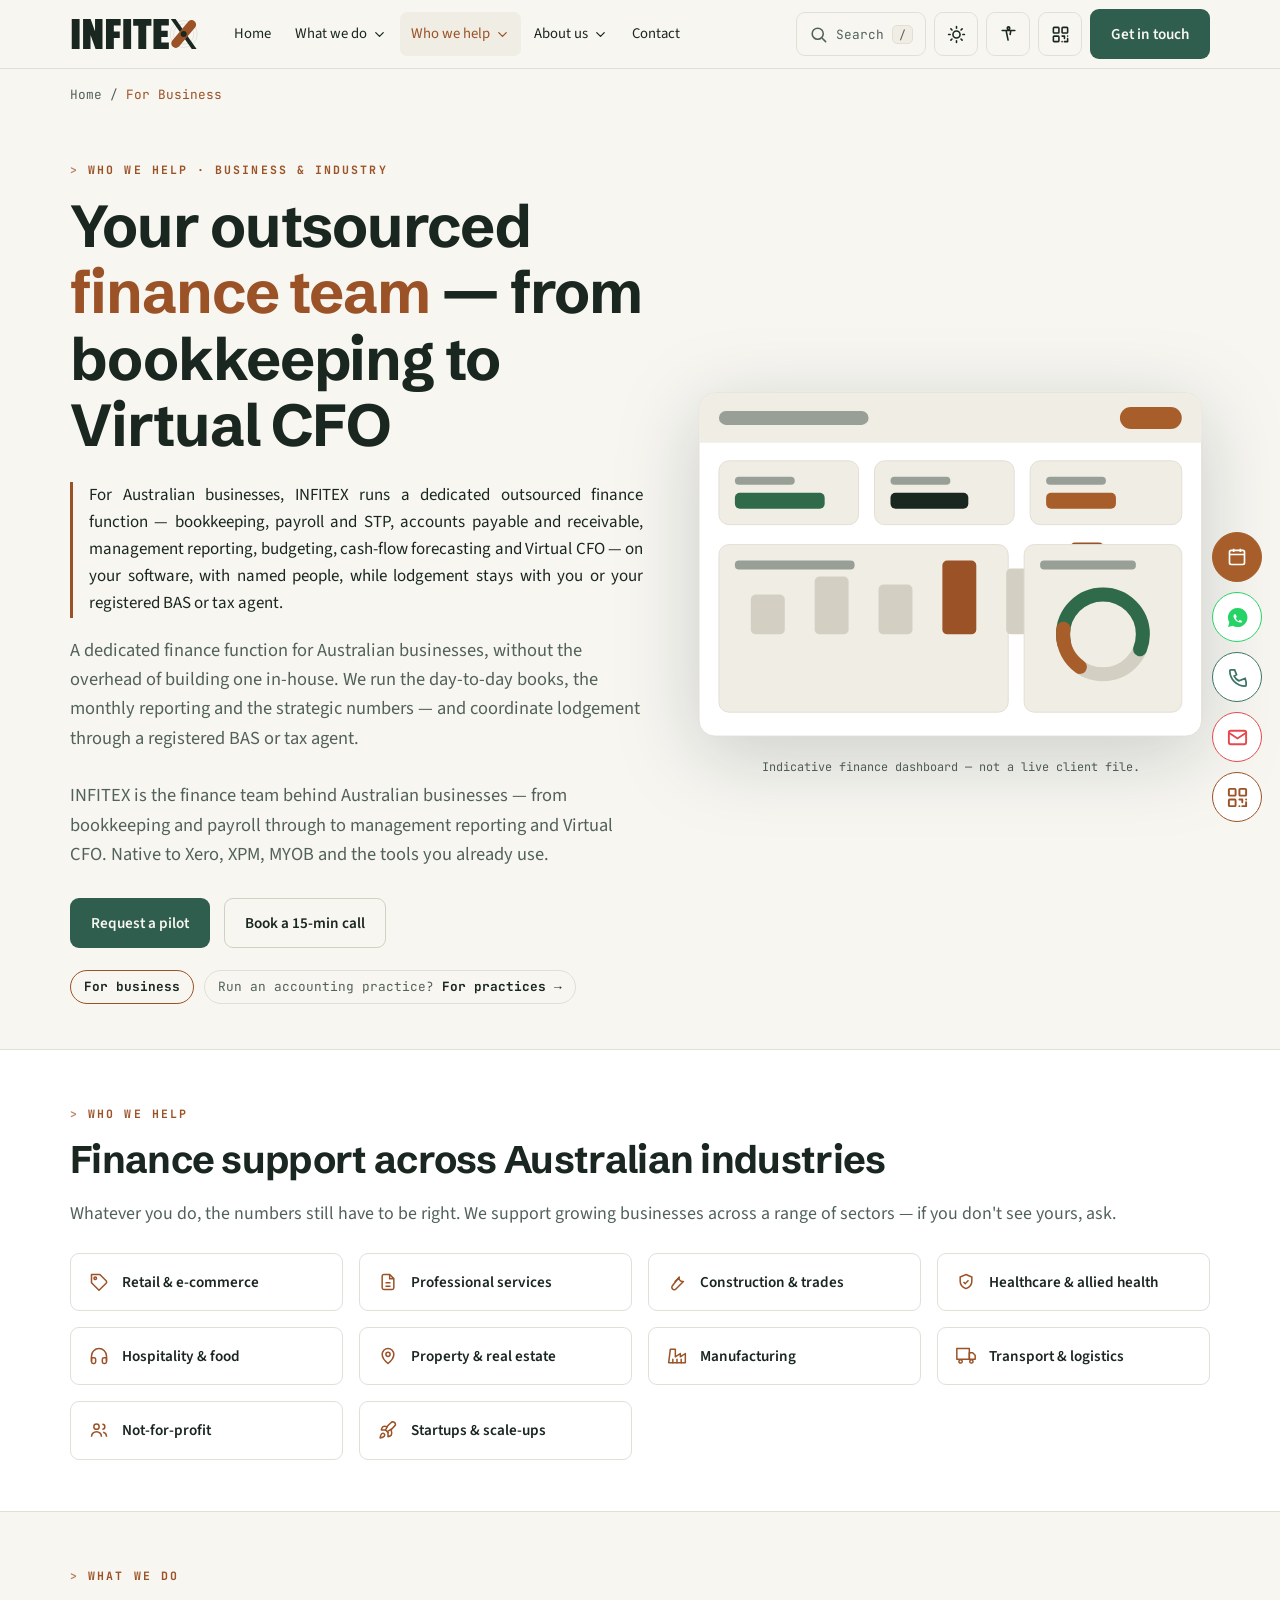
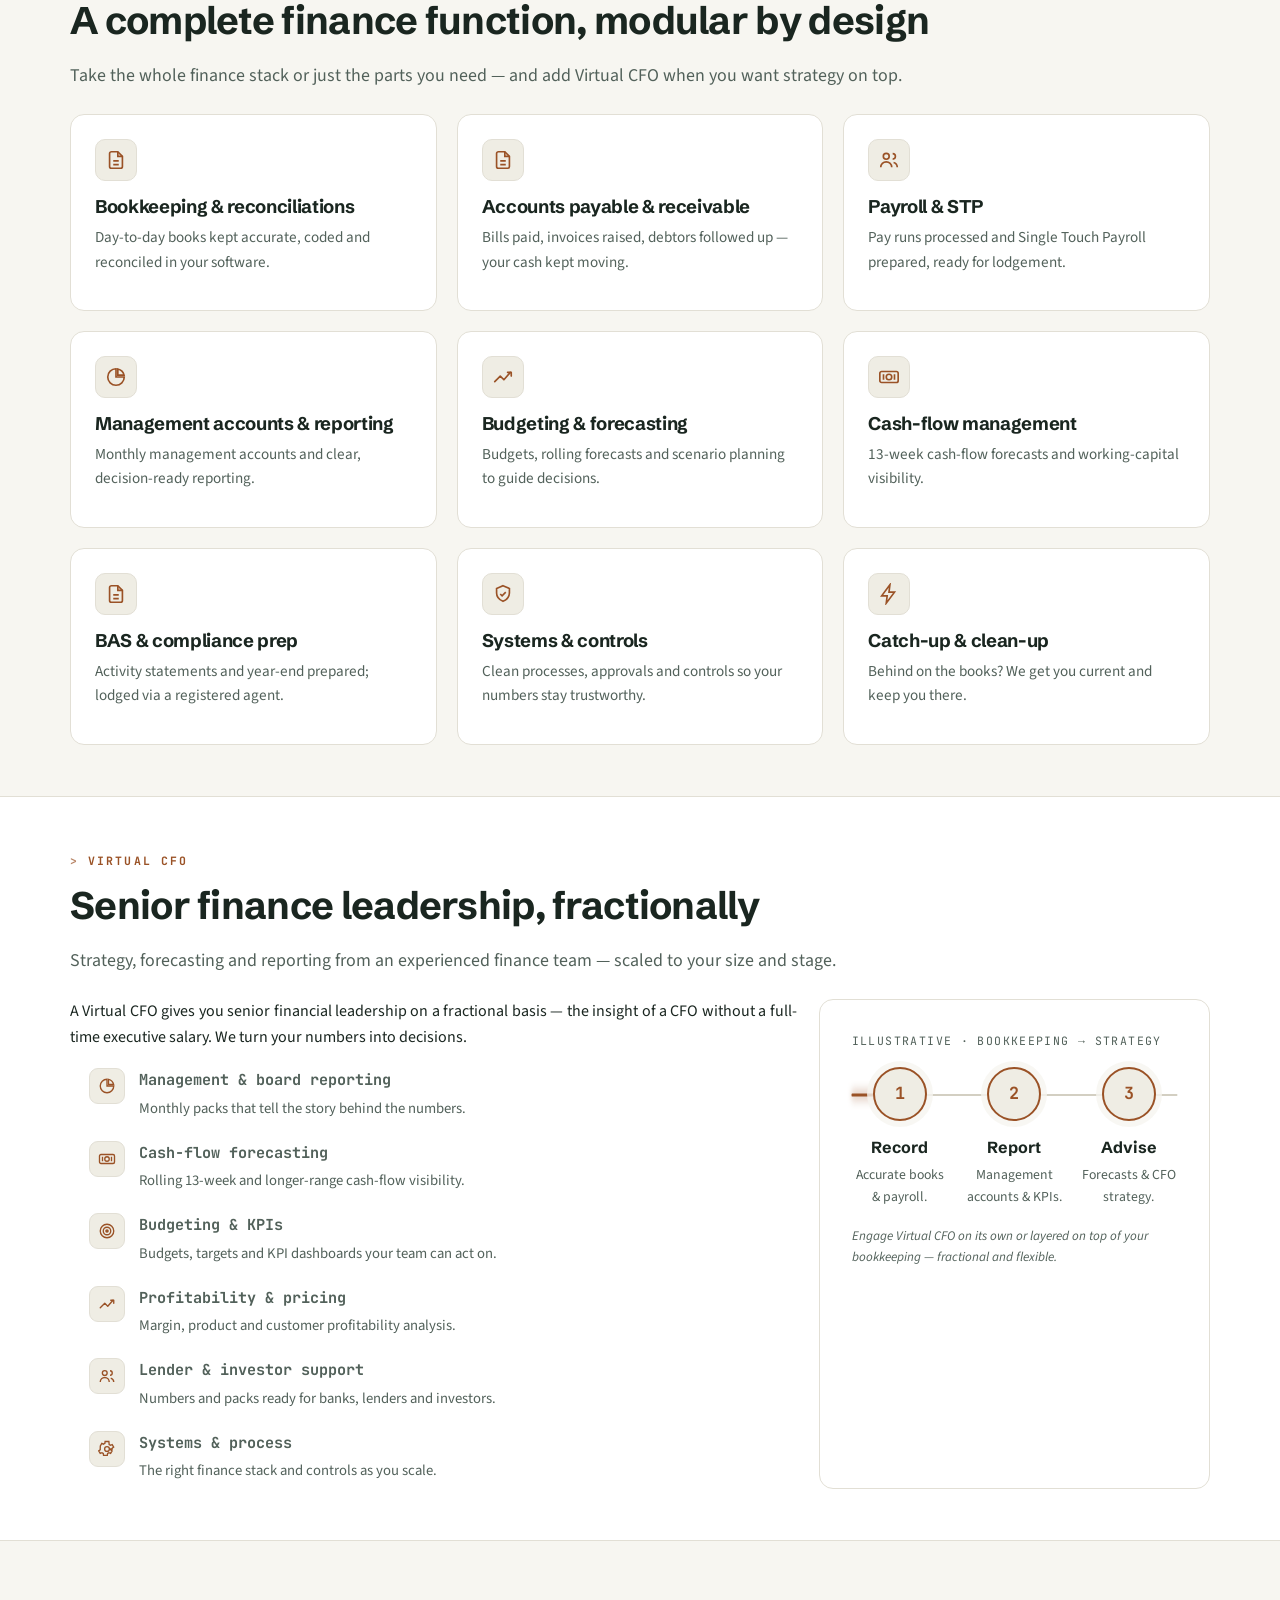
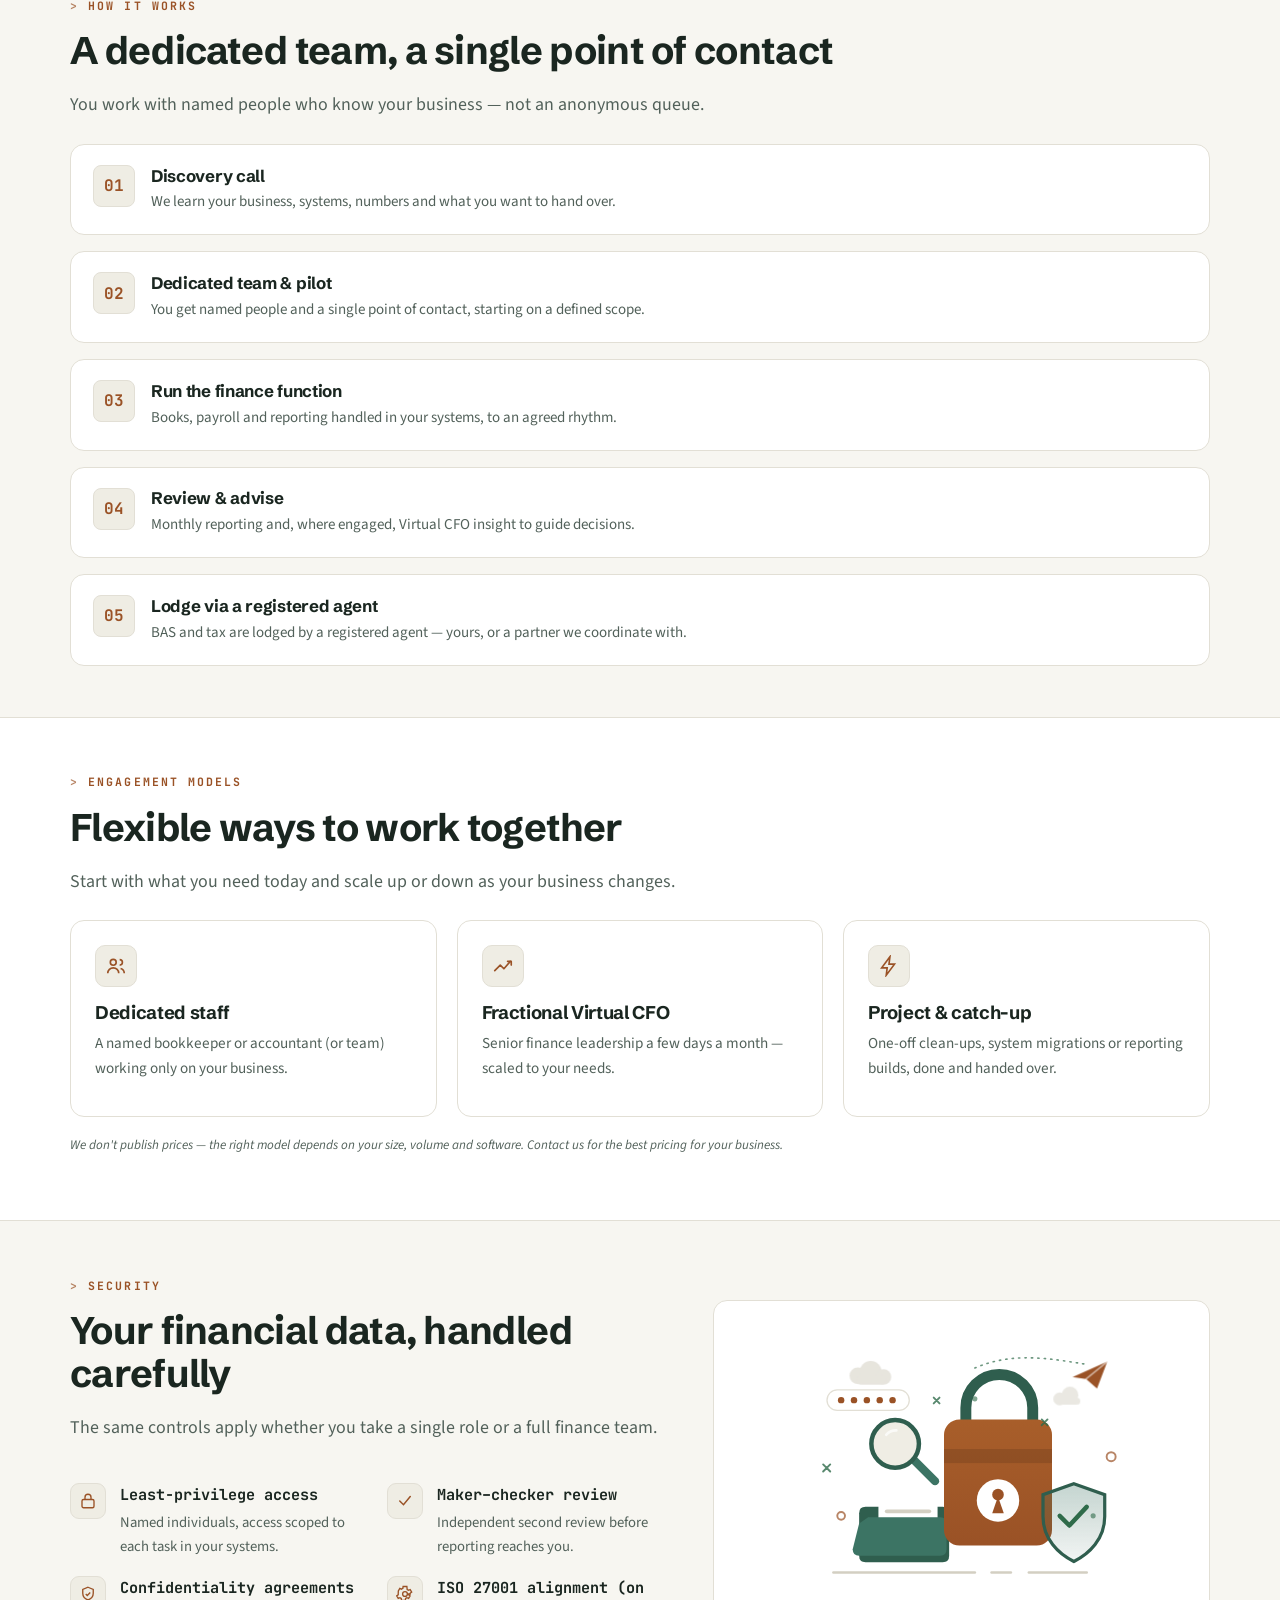
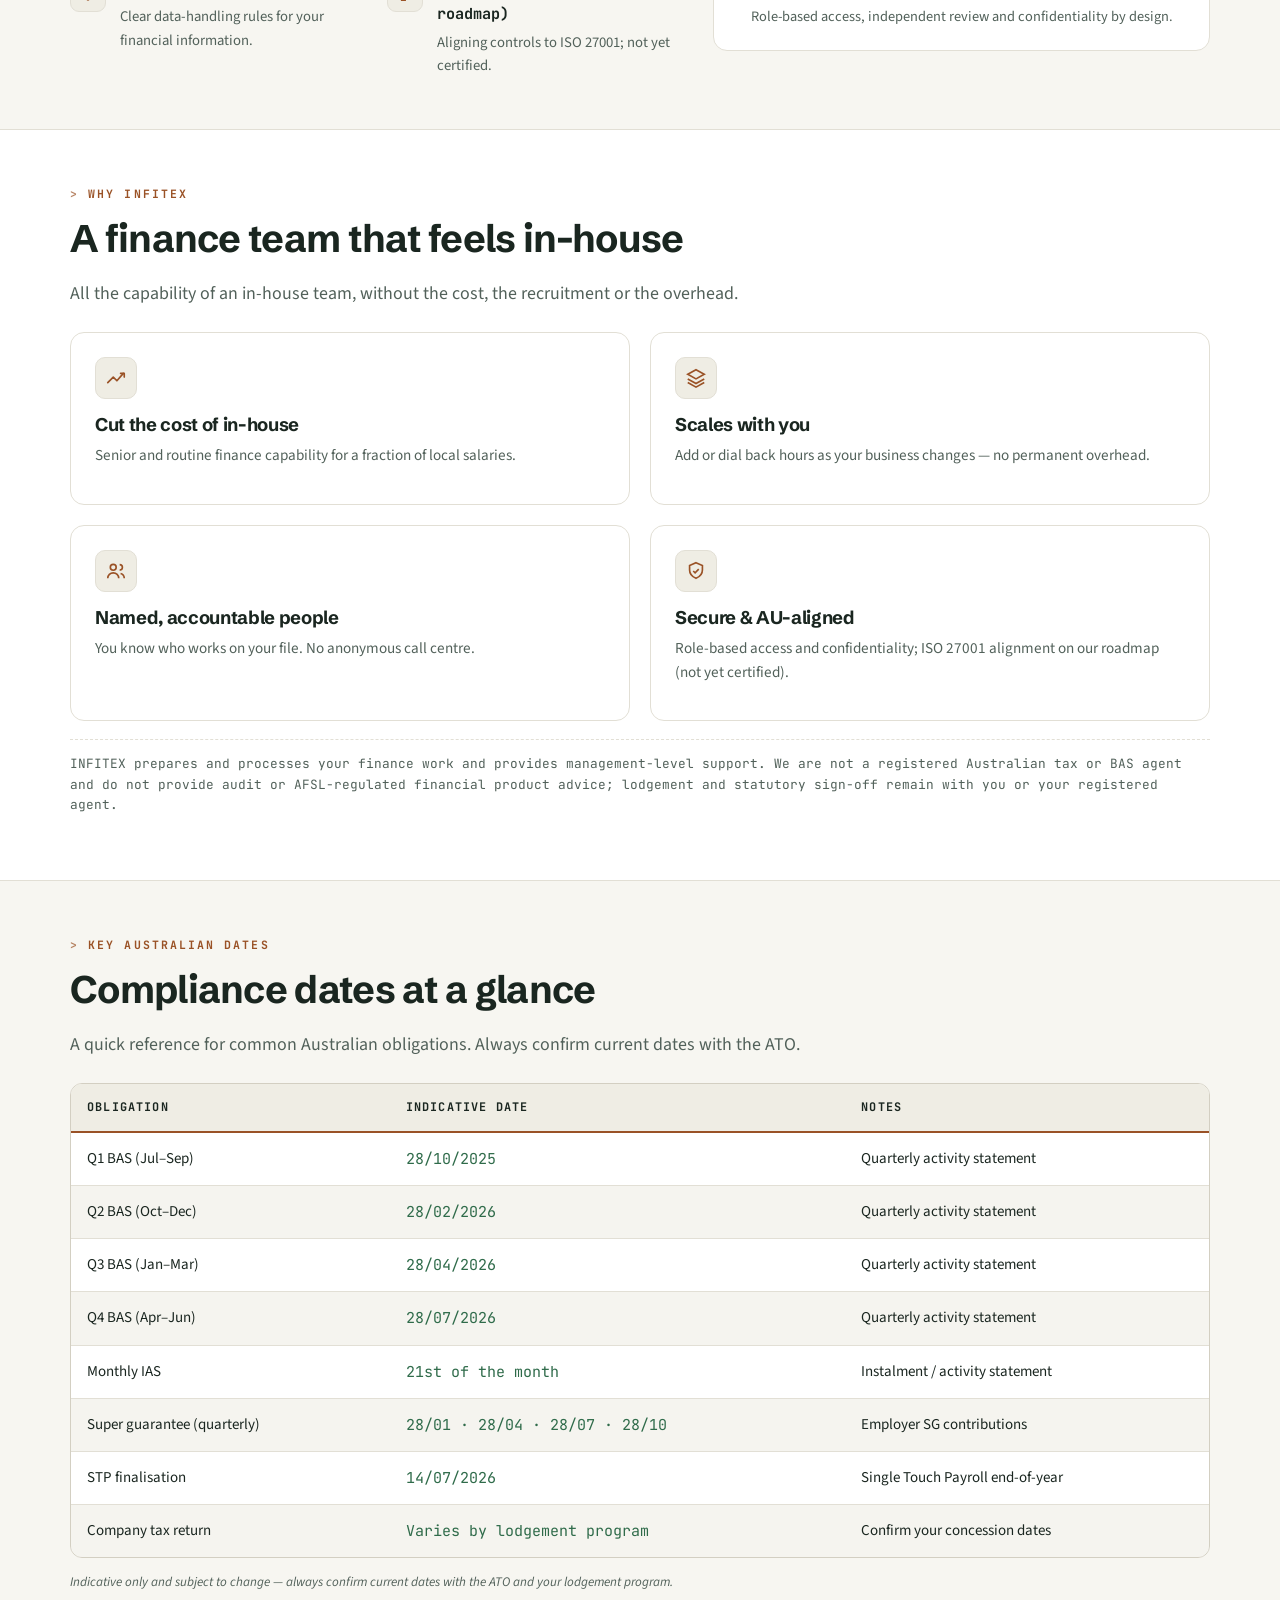
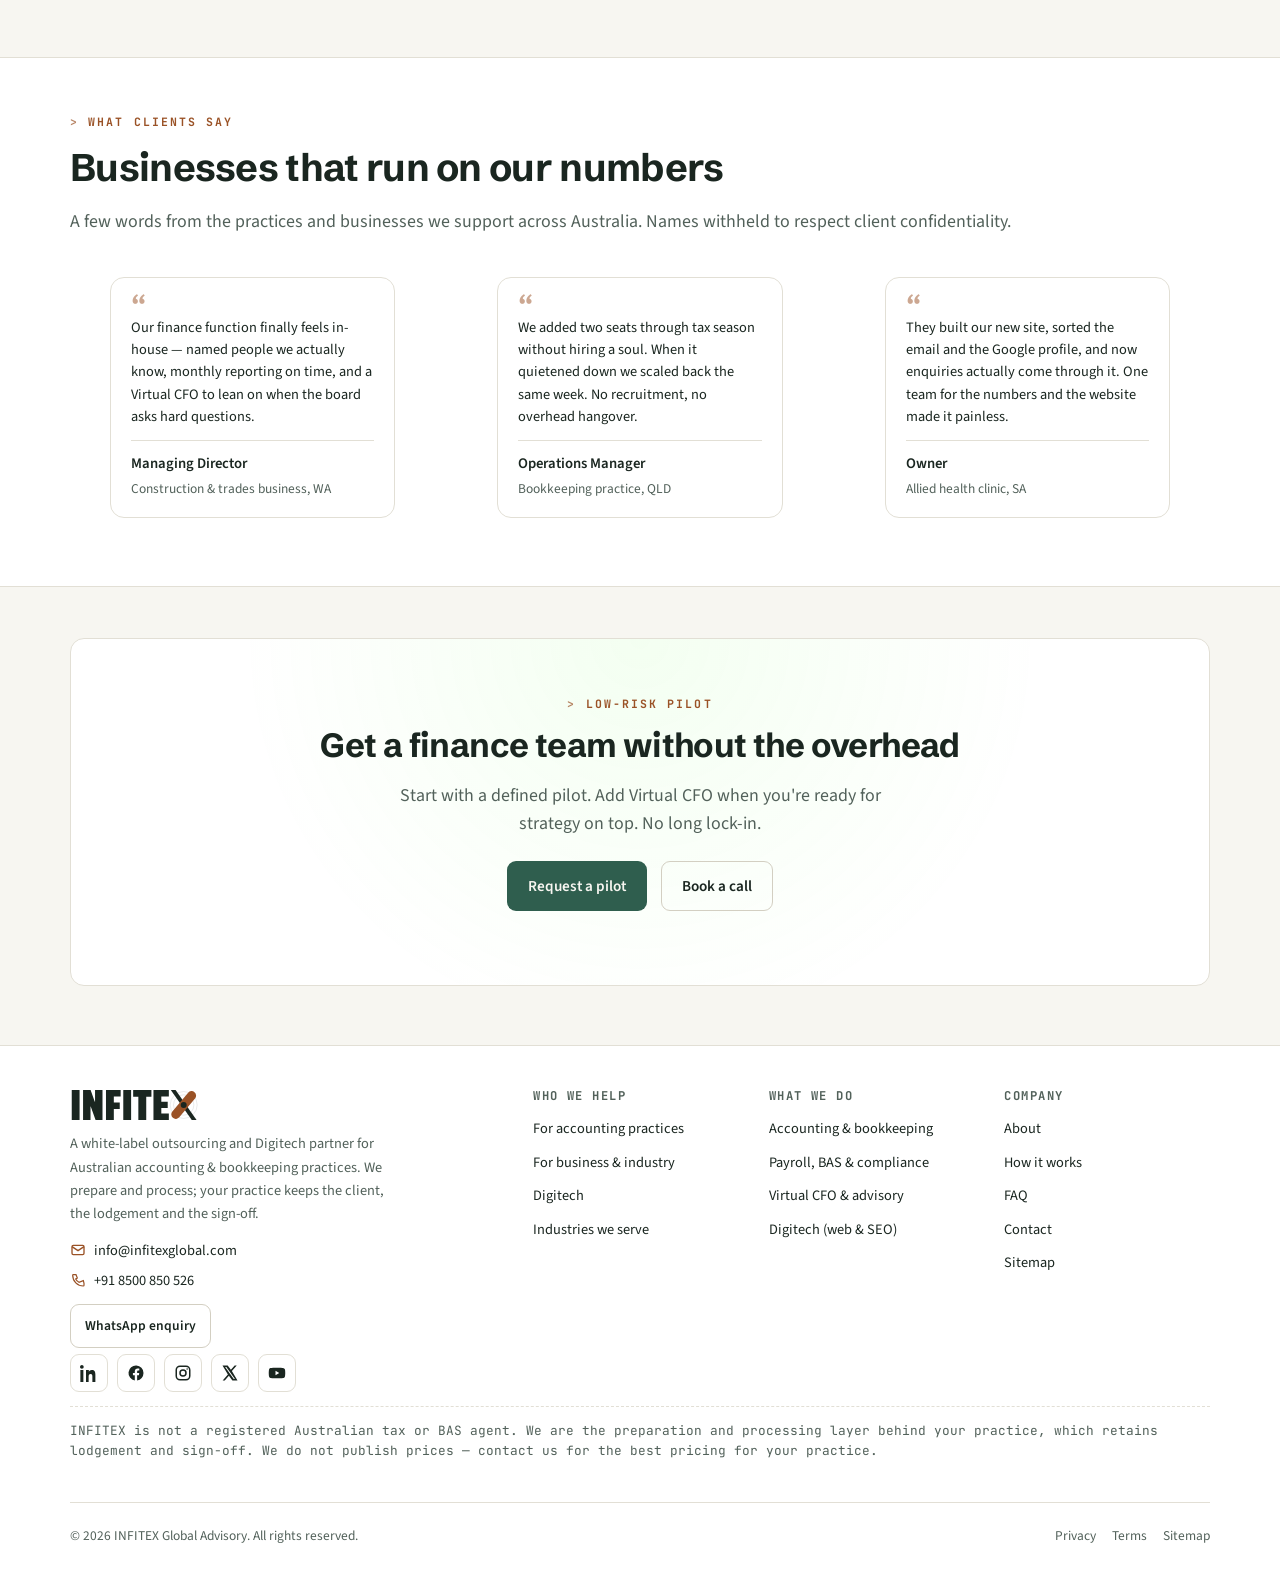
<file: industry.html>
<!doctype html><html lang="en-AU"><head><meta charset="utf-8"><!-- Google tag (gtag.js) --><script async src="https://www.googletagmanager.com/gtag/js?id=G-7Z1QJE4YSM"></script><script>window.dataLayer=window.dataLayer||[];function gtag(){dataLayer.push(arguments);}gtag("js",new Date());gtag("config","G-7Z1QJE4YSM");</script><meta name="viewport" content="width=device-width,initial-scale=1,viewport-fit=cover"><title>Outsourced finance team & Virtual CFO, Australia | INFITEX</title><meta name="description" content="A dedicated outsourced finance team for Australian businesses: bookkeeping, payroll & STP, management accounts, forecasting and Virtual CFO."><meta name="author" content="INFITEX Global Advisory"><meta name="robots" content="index,follow,max-image-preview:large,max-snippet:-1,max-video-preview:-1"><link rel="canonical" href="https://infitexglobal.com/industry"><!-- SEO/GEO verification scaffold — replace PLACEHOLDER tokens after deploy --><meta name="google-site-verification" content="GOOGLE_SITE_VERIFICATION"><!-- <meta name="msvalidate.01" content="BING_SITE_VERIFICATION"> --><!-- <meta name="yandex-verification" content="YANDEX_SITE_VERIFICATION"> --><!-- <meta name="p:domain_verify" content="PINTEREST_SITE_VERIFICATION"> --><meta property="og:type" content="website"><meta property="og:site_name" content="INFITEX Global Advisory"><meta property="og:title" content="Outsourced finance team & Virtual CFO, Australia | INFITEX"><meta property="og:description" content="A dedicated outsourced finance team for Australian businesses: bookkeeping, payroll & STP, management accounts, forecasting and Virtual CFO."><meta property="og:url" content="https://infitexglobal.com/industry"><meta property="og:image" content="https://infitexglobal.com/og-image.png"><meta property="og:image:width" content="1200"><meta property="og:image:height" content="630"><meta property="og:image:alt" content="INFITEX Global Advisory — white-label accounting outsourcing for Australian practices"><meta property="og:locale" content="en_AU"><meta name="twitter:card" content="summary_large_image"><meta name="twitter:title" content="Outsourced finance team & Virtual CFO, Australia | INFITEX"><meta name="twitter:description" content="A dedicated outsourced finance team for Australian businesses: bookkeeping, payroll & STP, management accounts, forecasting and Virtual CFO."><meta name="twitter:image" content="https://infitexglobal.com/og-image.png"><meta name="twitter:image:alt" content="INFITEX Global Advisory"><meta name="theme-color" content="#F7F6F1" media="(prefers-color-scheme: light)"><meta name="theme-color" content="#14211C" media="(prefers-color-scheme: dark)"><link rel="icon" href="favicon.svg" type="image/svg+xml"><link rel="apple-touch-icon" href="apple-touch-icon.png"><link rel="sitemap" type="application/xml" title="Sitemap" href="sitemap.xml"><script>(function(){try{var d=document.documentElement;var t=localStorage.getItem('ix-theme')||'light';d.setAttribute('data-theme',t);if(localStorage.getItem('ix-contrast')==='high')d.setAttribute('data-contrast','high');if(localStorage.getItem('ix-grayscale')==='on')d.setAttribute('data-grayscale','on');var ts=localStorage.getItem('ix-textstep');var s=[-2,0,2,4,6];if(ts!==null)d.style.setProperty('--type-scale-step',(s[parseInt(ts,10)]||0)+'px');}catch(e){}})();</script><link rel="preload" href="/fonts/schibsted-grotesk-700.woff2" as="font" type="font/woff2" crossorigin><link rel="preload" href="/fonts/source-sans-3-400.woff2" as="font" type="font/woff2" crossorigin><link rel="stylesheet" href="styles.css?v=592ddce4"><script type="application/ld+json">{"@context":"https://schema.org","@graph":[{"@context":"https://schema.org","@type":"WebPage","@id":"https://infitexglobal.com/industry#webpage","url":"https://infitexglobal.com/industry","name":"Outsourced finance team & Virtual CFO, Australia | INFITEX","description":"A dedicated outsourced finance team for Australian businesses: bookkeeping, payroll & STP, management accounts, forecasting and Virtual CFO.","inLanguage":"en-AU","isPartOf":{"@id":"https://infitexglobal.com/#website"},"about":{"@id":"https://infitexglobal.com/#organization"},"speakable":{"@type":"SpeakableSpecification","cssSelector":["h1",".answer-lede"]}},{"@context":"https://schema.org","@type":"ProfessionalService","@id":"https://infitexglobal.com/#organization","name":"INFITEX Global Advisory","alternateName":"INFITEX","slogan":"A finance team that works to your standards.","description":"INFITEX Global Advisory is an India-based, white-label accounting and bookkeeping outsourcing partner for Australian accounting practices and businesses, covering bookkeeping, payroll and STP, BAS and IAS, year-end financials, tax and SMSF, plus management reporting and Virtual CFO. The client practice always retains lodgement and sign-off. A Digitech division provides websites, business email and SEO.","url":"https://infitexglobal.com/","logo":"https://infitexglobal.com/logo.svg","image":"https://infitexglobal.com/og-image.png","email":"info@infitexglobal.com","telephone":"+91-8500-850-526","priceRange":"Contact for a tailored quote","currenciesAccepted":"AUD","areaServed":{"@type":"Country","name":"Australia"},"knowsLanguage":["en-AU","en"],"availableLanguage":["English"],"knowsAbout":["White-label accounting outsourcing","Bookkeeping","Bank reconciliations","Accounts payable and receivable","Payroll","Single Touch Payroll (STP)","BAS preparation","IAS preparation","Year-end financial statements","Company and trust tax returns","SMSF accounting","BGL","Class","Xero","XPM","MYOB","QuickBooks","Reckon","Karbon","Dext","Hubdoc","FYI Docs","Management reporting","Budgeting and forecasting","Cash-flow forecasting","Virtual CFO","Australian tax compliance"],"serviceType":["Accounting outsourcing","Bookkeeping outsourcing","Payroll outsourcing","BAS and IAS preparation","Virtual CFO","Management reporting","Web design and SEO (Digitech)"],"contactPoint":{"@type":"ContactPoint","contactType":"sales","email":"info@infitexglobal.com","telephone":"+91-8500-850-526","areaServed":"AU","availableLanguage":["en-AU","en"]},"address":{"@type":"PostalAddress","addressCountry":"IN"},"sameAs":["https://www.linkedin.com/company/infitexglobal","https://www.facebook.com/infitexglobal","https://www.instagram.com/infitexglobal","https://x.com/infitexglobal","https://www.youtube.com/@infitexglobal"]},{"@context": "https://schema.org", "@type": "Service", "serviceType": "Outsourced accounting, finance and Virtual CFO services", "provider": {"@type": "ProfessionalService", "name": "INFITEX Global Advisory", "url": "https://infitexglobal.com/"}, "areaServed": "AU", "description": "Outsourced finance team for Australian businesses: bookkeeping, payroll & STP, management accounts, budgeting & forecasting, cash-flow and Virtual CFO. Lodgement is handled via a registered BAS/tax agent."},{"@context":"https://schema.org","@type":"BreadcrumbList","itemListElement":[{"@type":"ListItem","position":1,"name":"Home","item":"https://infitexglobal.com/"},{"@type":"ListItem","position":2,"name":"For Business","item":"https://infitexglobal.com/industry"}]}]}</script><!-- Microsoft Clarity --><script>(function(c,l,a,r,i,t,y){c[a]=c[a]||function(){(c[a].q=c[a].q||[]).push(arguments)};t=l.createElement(r);t.async=1;t.src="https://www.clarity.ms/tag/"+i+"?ref=bwt";y=l.getElementsByTagName(r)[0];y.parentNode.insertBefore(t,y);})(window,document,"clarity","script","xyhvnnr2j4");</script></head><body><a class="skip-link" href="#main">Skip to content</a><header class="site-header"><div class="shell header-inner"><a class="brand" href="/" aria-label="INFITEX Global Advisory — home"><svg class="brand-logo" viewBox="0 0 309.3 72.0" role="img" aria-label="INFITEX" focusable="false"><g class="brand-word" transform="translate(0 72.00) scale(0.10465 -0.10465)"><g transform="translate(0.0 0)"><path d="M40 0V688H220V0Z"/></g><g transform="translate(260.0 0)"><path d="M327 0 216 310H211V0H40V688H213L309 421H315V688H486V0Z"/></g><g transform="translate(786.0 0)"><path d="M40 0V688H377V540H220V402H356V254H220V0Z"/></g><g transform="translate(1183.0 0)"><path d="M40 0V688H220V0Z"/></g><g transform="translate(1443.0 0)"><path d="M126 0V535H7V688H426V535H307V0Z"/></g><g transform="translate(1876.0 0)"><path d="M40 0V688H393V540H220V421H367V274H220V148H393V0Z"/></g></g><g class="brand-x"><g class="bx-ring" fill="none"><circle cx="273.11" cy="36.00" r="24.48"/><circle cx="273.11" cy="36.00" r="32.40"/></g><path class="bx-ink" d="M 242.15 0.00 L 253.67 0.00 L 304.07 72.00 L 292.55 72.00 Z"/><rect class="bx-acc" x="262.31" y="-4.32" width="21.60" height="80.64" rx="10.80" transform="rotate(40 273.11 36.00)"/><circle class="bx-dot" cx="273.11" cy="36.00" r="7.20"/></g></svg></a><nav class="nav" aria-label="Primary"><a class="nav-link" href="/">Home</a><div class="nav-item has-mega"><button type="button" class="nav-link nav-trigger" aria-expanded="false" aria-haspopup="true" aria-controls="mega-what-we-do">What we do<svg class="caret" viewBox="0 0 24 24" aria-hidden="true" focusable="false"><path d="M6 9l6 6 6-6" fill="none" stroke="currentColor" stroke-width="2" stroke-linecap="round" stroke-linejoin="round"/></svg></button><div class="mega-panel" id="mega-what-we-do" role="region" aria-label="What we do"><div class="mega-grid"><div class="mega-col"><p class="mega-h">Accounting & bookkeeping</p><ul><li><a href="/outsourcing#scope"><span class="mega-t">Bookkeeping & reconciliations</span><span class="mega-d">Books kept accurate, coded and reconciled.</span></a></li><li><a href="/outsourcing#scope"><span class="mega-t">Accounts payable & receivable</span><span class="mega-d">Bills, invoices and debtor follow-up.</span></a></li><li><a href="/outsourcing#scope"><span class="mega-t">Year-end financials</span><span class="mega-d">Financial statements to your standards.</span></a></li><li><a href="/outsourcing#scope"><span class="mega-t">Workpapers</span><span class="mega-d">Clean, traceable workpapers behind every job.</span></a></li></ul></div><div class="mega-col"><p class="mega-h">Payroll, BAS & compliance</p><ul><li><a href="/outsourcing#scope"><span class="mega-t">Payroll & STP</span><span class="mega-d">Pay runs and Single Touch Payroll, ready to lodge.</span></a></li><li><a href="/outsourcing#scope"><span class="mega-t">BAS / IAS preparation</span><span class="mega-d">Activity statements drafted for your sign-off.</span></a></li><li><a href="/outsourcing#scope"><span class="mega-t">Company & trust tax returns</span><span class="mega-d">Returns prepared; your agent signs and lodges.</span></a></li><li><a href="/outsourcing#scope"><span class="mega-t">SMSF accounts (BGL/Class)</span><span class="mega-d">Self-managed super fund accounts & workpapers.</span></a></li></ul></div><div class="mega-col"><p class="mega-h">Advisory & Virtual CFO</p><ul><li><a href="/industry#vcfo"><span class="mega-t">Virtual CFO</span><span class="mega-d">Senior finance leadership, fractionally.</span></a></li><li><a href="/industry#what"><span class="mega-t">Management accounts & reporting</span><span class="mega-d">Monthly, decision-ready reporting.</span></a></li><li><a href="/industry#what"><span class="mega-t">Budgeting & forecasting</span><span class="mega-d">Budgets, rolling forecasts and scenarios.</span></a></li><li><a href="/industry#vcfo"><span class="mega-t">Cash-flow management</span><span class="mega-d">13-week cash-flow and working-capital visibility.</span></a></li></ul></div><div class="mega-col"><p class="mega-h">Digitech</p><ul><li><a href="/digitech#services"><span class="mega-t">Web design & build</span><span class="mega-d">Fast, accessible, mobile-first websites.</span></a></li><li><a href="/digitech#services"><span class="mega-t">Domains, hosting & email</span><span class="mega-d">Set up and managed for you.</span></a></li><li><a href="/digitech#services"><span class="mega-t">SEO & Google Business Profile</span><span class="mega-d">Be found by local clients.</span></a></li><li><a href="/digitech#services"><span class="mega-t">Care & maintenance</span><span class="mega-d">Updates, backups and ongoing changes.</span></a></li></ul></div></div></div></div><div class="nav-item has-mega"><button type="button" class="nav-link nav-trigger" aria-expanded="false" aria-haspopup="true" aria-controls="mega-who-we-help" data-current="true">Who we help<svg class="caret" viewBox="0 0 24 24" aria-hidden="true" focusable="false"><path d="M6 9l6 6 6-6" fill="none" stroke="currentColor" stroke-width="2" stroke-linecap="round" stroke-linejoin="round"/></svg></button><div class="mega-panel" id="mega-who-we-help" role="region" aria-label="Who we help"><div class="mega-grid"><div class="mega-col"><p class="mega-h">By audience</p><ul><li><a href="/outsourcing"><span class="mega-t">For accounting practices</span><span class="mega-d">White-label back office for your firm.</span></a></li><li><a href="/industry"><span class="mega-t">For business & industry</span><span class="mega-d">A dedicated outsourced finance team.</span></a></li><li><a href="/digitech"><span class="mega-t">Digitech</span><span class="mega-d">Web, email & SEO for client-facing growth.</span></a></li></ul></div><div class="mega-col"><p class="mega-h">Industries we serve</p><ul><li><a href="/industry#industries"><span class="mega-t">Construction & trades</span><span class="mega-d">Job costing, payroll and BAS.</span></a></li><li><a href="/industry#industries"><span class="mega-t">Retail & e-commerce</span><span class="mega-d">High-volume reconciliations and reporting.</span></a></li><li><a href="/industry#industries"><span class="mega-t">Professional services</span><span class="mega-d">Clean books and management accounts.</span></a></li><li><a href="/industry#industries"><span class="mega-t">Healthcare & allied health</span><span class="mega-d">Compliant bookkeeping and payroll.</span></a></li></ul></div></div></div></div><div class="nav-item has-mega"><button type="button" class="nav-link nav-trigger" aria-expanded="false" aria-haspopup="true" aria-controls="mega-about-us">About us<svg class="caret" viewBox="0 0 24 24" aria-hidden="true" focusable="false"><path d="M6 9l6 6 6-6" fill="none" stroke="currentColor" stroke-width="2" stroke-linecap="round" stroke-linejoin="round"/></svg></button><div class="mega-panel" id="mega-about-us" role="region" aria-label="About us"><div class="mega-grid"><div class="mega-col"><p class="mega-h">Company</p><ul><li><a href="/about"><span class="mega-t">About INFITEX</span><span class="mega-d">A dependable extension of your team, native to your stack.</span></a></li><li><a href="/about#vmb"><span class="mega-t">Vision, mission & values</span><span class="mega-d">What we stand for and how we work.</span></a></li></ul></div><div class="mega-col"><p class="mega-h">Proof & answers</p><ul><li><a href="/#testimonials"><span class="mega-t">Our stories</span><span class="mega-d">What practices and businesses say about us.</span></a></li><li><a href="/#faq"><span class="mega-t">FAQ</span><span class="mega-d">Honest answers on the compliance line, security and how we work.</span></a></li></ul></div></div></div></div><a class="nav-link" href="/contact">Contact</a></nav><div class="header-tools"><button class="icon-btn search-btn" data-open-search aria-label="Search the site"><svg viewBox="0 0 24 24" fill="none" stroke="currentColor" stroke-width="2" stroke-linecap="round"><circle cx="11" cy="11" r="7"/><path d="M21 21l-4-4"/></svg><span>Search</span><kbd>/</kbd></button><button class="icon-btn" data-theme-toggle aria-label="Toggle light or dark theme" aria-pressed="false"><svg viewBox="0 0 24 24" fill="none" stroke="currentColor" stroke-width="2" stroke-linecap="round"><circle cx="12" cy="12" r="4.5"/><path d="M12 2v2M12 20v2M2 12h2M20 12h2M4.9 4.9l1.4 1.4M17.7 17.7l1.4 1.4M19.1 4.9l-1.4 1.4M6.3 17.7l-1.4 1.4"/></svg></button><button class="icon-btn" data-open-a11y aria-label="Open accessibility settings"><svg viewBox="0 0 24 24" fill="none" stroke="currentColor" stroke-width="2" stroke-linecap="round"><circle cx="12" cy="4" r="1.6"/><path d="M4 7h16M9 7l1 5 1.5 7M15 7l-1 5"/></svg></button><button class="icon-btn qr-header-btn" data-open-qr aria-label="Show QR code to save our contact" title="Save our contact (QR)"><svg viewBox="0 0 24 24" fill="none" stroke="currentColor" stroke-width="2" stroke-linecap="round" stroke-linejoin="round"><rect x="3" y="3" width="7" height="7" rx="1"/><rect x="14" y="3" width="7" height="7" rx="1"/><rect x="3" y="14" width="7" height="7" rx="1"/><path d="M14 14h3v3M21 14v.01M14 21h.01M17 21h4v-4M21 17v.01"/></svg></button><a class="btn btn-primary header-cta" href="/contact">Get in touch</a><button class="icon-btn hamburger" data-open-nav aria-label="Open menu" aria-expanded="false"><svg viewBox="0 0 24 24" fill="none" stroke="currentColor" stroke-width="2" stroke-linecap="round"><path d="M3 6h18M3 12h18M3 18h18"/></svg></button></div></div></header><div class="mobile-nav" id="mobileNav" aria-hidden="true"><div class="mobile-nav-top"><a class="brand" href="/" aria-label="INFITEX home"><svg class="brand-logo" viewBox="0 0 309.3 72.0" role="img" aria-label="INFITEX" focusable="false"><g class="brand-word" transform="translate(0 72.00) scale(0.10465 -0.10465)"><g transform="translate(0.0 0)"><path d="M40 0V688H220V0Z"/></g><g transform="translate(260.0 0)"><path d="M327 0 216 310H211V0H40V688H213L309 421H315V688H486V0Z"/></g><g transform="translate(786.0 0)"><path d="M40 0V688H377V540H220V402H356V254H220V0Z"/></g><g transform="translate(1183.0 0)"><path d="M40 0V688H220V0Z"/></g><g transform="translate(1443.0 0)"><path d="M126 0V535H7V688H426V535H307V0Z"/></g><g transform="translate(1876.0 0)"><path d="M40 0V688H393V540H220V421H367V274H220V148H393V0Z"/></g></g><g class="brand-x"><g class="bx-ring" fill="none"><circle cx="273.11" cy="36.00" r="24.48"/><circle cx="273.11" cy="36.00" r="32.40"/></g><path class="bx-ink" d="M 242.15 0.00 L 253.67 0.00 L 304.07 72.00 L 292.55 72.00 Z"/><rect class="bx-acc" x="262.31" y="-4.32" width="21.60" height="80.64" rx="10.80" transform="rotate(40 273.11 36.00)"/><circle class="bx-dot" cx="273.11" cy="36.00" r="7.20"/></g></svg></a><button class="icon-btn" data-close-nav aria-label="Close menu"><svg viewBox="0 0 24 24" fill="none" stroke="currentColor" stroke-width="2" stroke-linecap="round"><path d="M6 6l12 12M18 6L6 18"/></svg></button></div><nav aria-label="Mobile"><a class="m-link" href="/">Home</a><div class="m-acc"><button type="button" class="m-acc-btn" aria-expanded="false" aria-controls="macc-what-we-do">What we do<svg class="caret" viewBox="0 0 24 24" aria-hidden="true" focusable="false"><path d="M6 9l6 6 6-6" fill="none" stroke="currentColor" stroke-width="2" stroke-linecap="round" stroke-linejoin="round"/></svg></button><div class="m-acc-panel" id="macc-what-we-do"><p class="m-group">Accounting & bookkeeping</p><a class="m-sublink" href="/outsourcing#scope">Bookkeeping & reconciliations</a><a class="m-sublink" href="/outsourcing#scope">Accounts payable & receivable</a><a class="m-sublink" href="/outsourcing#scope">Year-end financials</a><a class="m-sublink" href="/outsourcing#scope">Workpapers</a><p class="m-group">Payroll, BAS & compliance</p><a class="m-sublink" href="/outsourcing#scope">Payroll & STP</a><a class="m-sublink" href="/outsourcing#scope">BAS / IAS preparation</a><a class="m-sublink" href="/outsourcing#scope">Company & trust tax returns</a><a class="m-sublink" href="/outsourcing#scope">SMSF accounts (BGL/Class)</a><p class="m-group">Advisory & Virtual CFO</p><a class="m-sublink" href="/industry#vcfo">Virtual CFO</a><a class="m-sublink" href="/industry#what">Management accounts & reporting</a><a class="m-sublink" href="/industry#what">Budgeting & forecasting</a><a class="m-sublink" href="/industry#vcfo">Cash-flow management</a><p class="m-group">Digitech</p><a class="m-sublink" href="/digitech#services">Web design & build</a><a class="m-sublink" href="/digitech#services">Domains, hosting & email</a><a class="m-sublink" href="/digitech#services">SEO & Google Business Profile</a><a class="m-sublink" href="/digitech#services">Care & maintenance</a></div></div><div class="m-acc"><button type="button" class="m-acc-btn" aria-expanded="false" aria-controls="macc-who-we-help">Who we help<svg class="caret" viewBox="0 0 24 24" aria-hidden="true" focusable="false"><path d="M6 9l6 6 6-6" fill="none" stroke="currentColor" stroke-width="2" stroke-linecap="round" stroke-linejoin="round"/></svg></button><div class="m-acc-panel" id="macc-who-we-help"><p class="m-group">By audience</p><a class="m-sublink" href="/outsourcing">For accounting practices</a><a class="m-sublink" href="/industry">For business & industry</a><a class="m-sublink" href="/digitech">Digitech</a><p class="m-group">Industries we serve</p><a class="m-sublink" href="/industry#industries">Construction & trades</a><a class="m-sublink" href="/industry#industries">Retail & e-commerce</a><a class="m-sublink" href="/industry#industries">Professional services</a><a class="m-sublink" href="/industry#industries">Healthcare & allied health</a></div></div><div class="m-acc"><button type="button" class="m-acc-btn" aria-expanded="false" aria-controls="macc-about-us">About us<svg class="caret" viewBox="0 0 24 24" aria-hidden="true" focusable="false"><path d="M6 9l6 6 6-6" fill="none" stroke="currentColor" stroke-width="2" stroke-linecap="round" stroke-linejoin="round"/></svg></button><div class="m-acc-panel" id="macc-about-us"><p class="m-group">Company</p><a class="m-sublink" href="/about">About INFITEX</a><a class="m-sublink" href="/about#vmb">Vision, mission & values</a><p class="m-group">Proof & answers</p><a class="m-sublink" href="/#testimonials">Our stories</a><a class="m-sublink" href="/#faq">FAQ</a></div></div><a class="m-link" href="/contact">Contact</a></nav><div style="margin-top:24px;display:flex;gap:10px;flex-wrap:wrap"><button class="btn btn-ghost" data-open-wa>WhatsApp us</button><a class="btn btn-primary" href="/contact">Get in touch</a></div></div><main id="main"><div class="shell"><nav class="crumbs" aria-label="Breadcrumb"><a href="/">Home</a> / <span>For Business</span></nav></div><section class="hero"><div class="shell hero-2col"><div class="hero-copy"><span class="eyebrow">Who we help · Business &amp; industry</span><h1>Your outsourced <span class="accent">finance team</span> — from bookkeeping to Virtual CFO</h1><p class="answer-lede">For Australian businesses, INFITEX runs a dedicated outsourced finance function — bookkeeping, payroll and STP, accounts payable and receivable, management reporting, budgeting, cash-flow forecasting and Virtual CFO — on your software, with named people, while lodgement stays with you or your registered BAS or tax agent.</p><p class="hero-sub" data-tw>A dedicated finance function for Australian businesses, without the overhead of building one in-house. We run the day-to-day books, the monthly reporting and the strategic numbers — and coordinate lodgement through a registered BAS or tax agent.</p><p class="hero-sub">INFITEX is the finance team behind Australian businesses — from bookkeeping and payroll through to management reporting and Virtual CFO. Native to Xero, XPM, MYOB and the tools you already use.</p><div class="hero-cta"><a class="btn btn-primary" href="/contact">Request a pilot</a><a class="btn btn-ghost" data-booking href="/contact">Book a 15-min call</a></div><div class="hero-paths" style="margin-top:18px"><span class="path-chip" style="border-color:var(--accent);color:var(--accent)"><b>For business</b></span><a class="path-chip" href="/outsourcing">Run an accounting practice? <b>For practices →</b></a></div></div><div class="dash-visual" role="img" aria-label="Illustrative finance dashboard with KPIs, a cash-flow trend and a budget breakdown"><svg class="dash-svg" viewBox="0 0 520 360" xmlns="http://www.w3.org/2000/svg"><rect x="8" y="8" width="504" height="344" rx="16" fill="var(--bg-2)" stroke="var(--line)"/><path d="M8 24a16 16 0 0 1 16-16h472a16 16 0 0 1 16 16v34H8z" fill="var(--bg-3)"/><rect x="28" y="26" width="150" height="14" rx="7" fill="var(--muted)" opacity=".55"/><rect x="430" y="22" width="62" height="22" rx="11" fill="var(--accent-fill)"/><g><rect x="28" y="76" width="140" height="64" rx="10" fill="var(--bg-3)" stroke="var(--line)"/><rect x="44" y="92" width="60" height="8" rx="4" fill="var(--muted)" opacity=".55"/><rect x="44" y="108" width="90" height="16" rx="5" fill="var(--positive)"/><rect x="184" y="76" width="140" height="64" rx="10" fill="var(--bg-3)" stroke="var(--line)"/><rect x="200" y="92" width="60" height="8" rx="4" fill="var(--muted)" opacity=".55"/><rect x="200" y="108" width="78" height="16" rx="5" fill="var(--fg)"/><rect x="340" y="76" width="152" height="64" rx="10" fill="var(--bg-3)" stroke="var(--line)"/><rect x="356" y="92" width="60" height="8" rx="4" fill="var(--muted)" opacity=".55"/><rect x="356" y="108" width="70" height="16" rx="5" fill="var(--accent-fill)"/></g><rect x="28" y="160" width="290" height="168" rx="10" fill="var(--bg-3)" stroke="var(--line)"/><rect x="44" y="176" width="120" height="9" rx="4" fill="var(--muted)" opacity=".55"/><rect x="60" y="210" width="34" height="40" rx="5" fill="var(--line-2)"/><rect x="124" y="192" width="34" height="58" rx="5" fill="var(--line-2)"/><rect x="188" y="200" width="34" height="50" rx="5" fill="var(--line-2)"/><rect x="252" y="176" width="34" height="74" rx="5" fill="var(--accent)"/><rect x="316" y="184" width="34" height="66" rx="5" fill="var(--line-2)"/><rect x="380" y="158" width="34" height="92" rx="5" fill="var(--accent)"/><rect x="334" y="160" width="158" height="168" rx="10" fill="var(--bg-3)" stroke="var(--line)"/><rect x="350" y="176" width="96" height="9" rx="4" fill="var(--muted)" opacity=".55"/><circle cx="413" cy="250" r="40" fill="none" stroke="var(--line-2)" stroke-width="14"/><circle cx="413" cy="250" r="40" fill="none" stroke="var(--positive)" stroke-width="14" stroke-dasharray="150 101" stroke-dashoffset="72" transform="rotate(-90 413 250)" stroke-linecap="round"/><circle cx="413" cy="250" r="40" fill="none" stroke="var(--accent-fill)" stroke-width="14" stroke-dasharray="44 207" stroke-dashoffset="-150" transform="rotate(-90 413 250)" stroke-linecap="round"/></svg><p class="dash-cap">Indicative finance dashboard — not a live client file.</p></div></div></section><section class="section alt" id="industries" aria-labelledby="industries-title"><div class="shell"><div class="section-head"><span class="eyebrow">Who we help</span><h2 class="section-title" id="industries-title">Finance support across Australian industries</h2><p class="lead" data-tw>Whatever you do, the numbers still have to be right. We support growing businesses across a range of sectors — if you don't see yours, ask.</p></div><div class="ind-grid"><div class="ind-card"><span class="ind-ic"><svg viewBox="0 0 24 24" fill="none" stroke="currentColor" stroke-width="1.8" stroke-linecap="round" stroke-linejoin="round"><path d="M20.59 13.41 12 22l-9-9V3h10l7.59 7.59a2 2 0 0 1 0 2.82z"/><circle cx="7.5" cy="7.5" r="1.5"/></svg></span><span>Retail & e-commerce</span></div><div class="ind-card"><span class="ind-ic"><svg viewBox="0 0 24 24" fill="none" stroke="currentColor" stroke-width="1.8"><path d="M14 3H7a2 2 0 0 0-2 2v14a2 2 0 0 0 2 2h10a2 2 0 0 0 2-2V8l-5-5Z"/><path d="M14 3v5h5M9 13h6M9 17h6"/></svg></span><span>Professional services</span></div><div class="ind-card"><span class="ind-ic"><svg viewBox="0 0 24 24" fill="none" stroke="currentColor" stroke-width="1.8" stroke-linecap="round" stroke-linejoin="round"><path d="M14.7 6.3a4 4 0 0 0 5 5l-9 9a2.83 2.83 0 1 1-4-4z"/><path d="M14.7 6.3 9.7 11.3"/></svg></span><span>Construction & trades</span></div><div class="ind-card"><span class="ind-ic"><svg viewBox="0 0 24 24" fill="none" stroke="currentColor" stroke-width="1.8"><path d="M12 3l7 3v5c0 4.4-3 7.4-7 9-4-1.6-7-4.6-7-9V6l7-3z"/><path d="M9 12l2 2 4-4"/></svg></span><span>Healthcare & allied health</span></div><div class="ind-card"><span class="ind-ic"><svg viewBox="0 0 24 24" fill="none" stroke="currentColor" stroke-width="1.8" stroke-linecap="round" stroke-linejoin="round"><path d="M3 18v-6a9 9 0 0 1 18 0v6"/><path d="M21 19a2 2 0 0 1-2 2h-1a2 2 0 0 1-2-2v-3a2 2 0 0 1 2-2h3zM3 19a2 2 0 0 0 2 2h1a2 2 0 0 0 2-2v-3a2 2 0 0 0-2-2H3z"/></svg></span><span>Hospitality & food</span></div><div class="ind-card"><span class="ind-ic"><svg viewBox="0 0 24 24" fill="none" stroke="currentColor" stroke-width="1.8" stroke-linecap="round" stroke-linejoin="round"><path d="M12 21s7-5.5 7-11a7 7 0 1 0-14 0c0 5.5 7 11 7 11z"/><circle cx="12" cy="10" r="2.5"/></svg></span><span>Property & real estate</span></div><div class="ind-card"><span class="ind-ic"><svg viewBox="0 0 24 24" fill="none" stroke="currentColor" stroke-width="1.8" stroke-linecap="round" stroke-linejoin="round"><path d="M2 20h20V9l-6 4V9l-6 4V4H4l-2 16z"/><path d="M7 20v-4M12 20v-4M17 20v-4"/></svg></span><span>Manufacturing</span></div><div class="ind-card"><span class="ind-ic"><svg viewBox="0 0 24 24" fill="none" stroke="currentColor" stroke-width="1.8" stroke-linecap="round" stroke-linejoin="round"><path d="M1 3h15v13H1z"/><path d="M16 8h4l3 3v5h-7z"/><circle cx="5.5" cy="18.5" r="2"/><circle cx="18.5" cy="18.5" r="2"/></svg></span><span>Transport & logistics</span></div><div class="ind-card"><span class="ind-ic"><svg viewBox="0 0 24 24" fill="none" stroke="currentColor" stroke-width="1.8"><circle cx="9" cy="8" r="3.2"/><path d="M3 20a6 6 0 0 1 12 0M16 5a3 3 0 0 1 0 6M21 20a5.5 5.5 0 0 0-4-5.3"/></svg></span><span>Not-for-profit</span></div><div class="ind-card"><span class="ind-ic"><svg viewBox="0 0 24 24" fill="none" stroke="currentColor" stroke-width="1.8" stroke-linecap="round" stroke-linejoin="round"><path d="M4.5 16.5c-1.5 1.26-2 5-2 5s3.74-.5 5-2c.71-.84.7-2.13-.09-2.91a2.18 2.18 0 0 0-2.91-.09z"/><path d="M12 15l-3-3a22 22 0 0 1 8-10c2.5 0 4 1.5 4 4a22 22 0 0 1-10 8z"/><path d="M9 12H4s.55-3.03 2-4c1.62-1.08 5 0 5 0M12 15v5s3.03-.55 4-2c1.08-1.62 0-5 0-5"/></svg></span><span>Startups & scale-ups</span></div></div></div></section><section class="section" id="what" aria-labelledby="what-title"><div class="shell"><div class="section-head"><span class="eyebrow">What we do</span><h2 class="section-title" id="what-title">A complete finance function, modular by design</h2><p class="lead" data-tw>Take the whole finance stack or just the parts you need — and add Virtual CFO when you want strategy on top.</p></div><div class="grid grid-3"><article class="card"><div class="ico"><svg viewBox="0 0 24 24" fill="none" stroke="currentColor" stroke-width="1.8"><path d="M14 3H7a2 2 0 0 0-2 2v14a2 2 0 0 0 2 2h10a2 2 0 0 0 2-2V8l-5-5Z"/><path d="M14 3v5h5M9 13h6M9 17h6"/></svg></div><h3>Bookkeeping &amp; reconciliations</h3><p>Day-to-day books kept accurate, coded and reconciled in your software.</p></article><article class="card"><div class="ico"><svg viewBox="0 0 24 24" fill="none" stroke="currentColor" stroke-width="1.8"><path d="M14 3H7a2 2 0 0 0-2 2v14a2 2 0 0 0 2 2h10a2 2 0 0 0 2-2V8l-5-5Z"/><path d="M14 3v5h5M9 13h6M9 17h6"/></svg></div><h3>Accounts payable &amp; receivable</h3><p>Bills paid, invoices raised, debtors followed up — your cash kept moving.</p></article><article class="card"><div class="ico"><svg viewBox="0 0 24 24" fill="none" stroke="currentColor" stroke-width="1.8"><circle cx="9" cy="8" r="3.2"/><path d="M3 20a6 6 0 0 1 12 0M16 5a3 3 0 0 1 0 6M21 20a5.5 5.5 0 0 0-4-5.3"/></svg></div><h3>Payroll &amp; STP</h3><p>Pay runs processed and Single Touch Payroll prepared, ready for lodgement.</p></article><article class="card"><div class="ico"><svg viewBox="0 0 24 24" fill="none" stroke="currentColor" stroke-width="1.8"><path d="M12 3a9 9 0 1 0 9 9h-9V3z"/><path d="M14 3.2A9 9 0 0 1 20.8 10H14V3.2z"/></svg></div><h3>Management accounts &amp; reporting</h3><p>Monthly management accounts and clear, decision-ready reporting.</p></article><article class="card"><div class="ico"><svg viewBox="0 0 24 24" fill="none" stroke="currentColor" stroke-width="1.8" stroke-linecap="round" stroke-linejoin="round"><path d="M3 17l6-6 4 4 7-8"/><path d="M17 7h4v4"/></svg></div><h3>Budgeting &amp; forecasting</h3><p>Budgets, rolling forecasts and scenario planning to guide decisions.</p></article><article class="card"><div class="ico"><svg viewBox="0 0 24 24" fill="none" stroke="currentColor" stroke-width="1.8"><rect x="2" y="6" width="20" height="12" rx="2"/><circle cx="12" cy="12" r="3"/><path d="M6 9v6M18 9v6"/></svg></div><h3>Cash-flow management</h3><p>13-week cash-flow forecasts and working-capital visibility.</p></article><article class="card"><div class="ico"><svg viewBox="0 0 24 24" fill="none" stroke="currentColor" stroke-width="1.8"><path d="M14 3H7a2 2 0 0 0-2 2v14a2 2 0 0 0 2 2h10a2 2 0 0 0 2-2V8l-5-5Z"/><path d="M14 3v5h5M9 13h6M9 17h6"/></svg></div><h3>BAS &amp; compliance prep</h3><p>Activity statements and year-end prepared; lodged via a registered agent.</p></article><article class="card"><div class="ico"><svg viewBox="0 0 24 24" fill="none" stroke="currentColor" stroke-width="1.8"><path d="M12 3l7 3v5c0 4.4-3 7.4-7 9-4-1.6-7-4.6-7-9V6l7-3z"/><path d="M9 12l2 2 4-4"/></svg></div><h3>Systems &amp; controls</h3><p>Clean processes, approvals and controls so your numbers stay trustworthy.</p></article><article class="card"><div class="ico"><svg viewBox="0 0 24 24" fill="none" stroke="currentColor" stroke-width="1.8"><path d="M13 2L4 14h6l-1 8 9-12h-6l1-8Z"/></svg></div><h3>Catch-up &amp; clean-up</h3><p>Behind on the books? We get you current and keep you there.</p></article></div></div></section><section class="section alt" id="vcfo" aria-labelledby="vcfo-title"><div class="shell"><div class="section-head"><span class="eyebrow">Virtual CFO</span><h2 class="section-title" id="vcfo-title">Senior finance leadership, fractionally</h2><p class="lead" data-tw>Strategy, forecasting and reporting from an experienced finance team — scaled to your size and stage.</p></div><div class="viz-grid"><div class="prose" style="max-width:none"><p data-tw>A Virtual CFO gives you senior financial leadership on a fractional basis — the insight of a CFO without a full-time executive salary. We turn your numbers into decisions.</p><ul class="feature-list" style="margin-top:18px"><li><div class="ico"><svg viewBox="0 0 24 24" fill="none" stroke="currentColor" stroke-width="1.8"><path d="M12 3a9 9 0 1 0 9 9h-9V3z"/><path d="M14 3.2A9 9 0 0 1 20.8 10H14V3.2z"/></svg></div><div><b>Management &amp; board reporting</b><p>Monthly packs that tell the story behind the numbers.</p></div></li><li><div class="ico"><svg viewBox="0 0 24 24" fill="none" stroke="currentColor" stroke-width="1.8"><rect x="2" y="6" width="20" height="12" rx="2"/><circle cx="12" cy="12" r="3"/><path d="M6 9v6M18 9v6"/></svg></div><div><b>Cash-flow forecasting</b><p>Rolling 13-week and longer-range cash-flow visibility.</p></div></li><li><div class="ico"><svg viewBox="0 0 24 24" fill="none" stroke="currentColor" stroke-width="1.8"><circle cx="12" cy="12" r="9"/><circle cx="12" cy="12" r="5"/><circle cx="12" cy="12" r="1.5" fill="currentColor"/></svg></div><div><b>Budgeting &amp; KPIs</b><p>Budgets, targets and KPI dashboards your team can act on.</p></div></li><li><div class="ico"><svg viewBox="0 0 24 24" fill="none" stroke="currentColor" stroke-width="1.8" stroke-linecap="round" stroke-linejoin="round"><path d="M3 17l6-6 4 4 7-8"/><path d="M17 7h4v4"/></svg></div><div><b>Profitability &amp; pricing</b><p>Margin, product and customer profitability analysis.</p></div></li><li><div class="ico"><svg viewBox="0 0 24 24" fill="none" stroke="currentColor" stroke-width="1.8"><circle cx="9" cy="8" r="3.2"/><path d="M3 20a6 6 0 0 1 12 0M16 5a3 3 0 0 1 0 6M21 20a5.5 5.5 0 0 0-4-5.3"/></svg></div><div><b>Lender &amp; investor support</b><p>Numbers and packs ready for banks, lenders and investors.</p></div></li><li><div class="ico"><svg viewBox="0 0 24 24" fill="none" stroke="currentColor" stroke-width="1.8"><circle cx="12" cy="12" r="3.2"/><path d="M19 12a7 7 0 0 0-.1-1l2-1.5-2-3.4-2.3 1a7 7 0 0 0-1.7-1L14.5 2h-5l-.4 2.6a7 7 0 0 0-1.7 1l-2.3-1-2 3.4L3 11a7 7 0 0 0 0 2l-2 1.5 2 3.4 2.3-1a7 7 0 0 0 1.7 1l.4 2.6h5l.4-2.6a7 7 0 0 0 1.7-1l2.3 1 2-3.4-2-1.5a7 7 0 0 0 .1-1Z"/></svg></div><div><b>Systems &amp; process</b><p>The right finance stack and controls as you scale.</p></div></li></ul></div><div class="viz-card"><span class="viz-cap">illustrative · bookkeeping → strategy</span><div class="flow" style="margin-top:8px"><svg class="flow-line" viewBox="0 0 1000 8" preserveAspectRatio="none" aria-hidden="true"><line class="track" x1="0" y1="4" x2="1000" y2="4"/><line class="flow-beam" x1="0" y1="4" x2="1000" y2="4"/></svg><div class="flow-row" style="grid-template-columns:repeat(3,1fr)"><div class="flow-stage"><span class="flow-node">1</span><b>Record</b><p>Accurate books &amp; payroll.</p></div><div class="flow-stage"><span class="flow-node">2</span><b>Report</b><p>Management accounts &amp; KPIs.</p></div><div class="flow-stage"><span class="flow-node">3</span><b>Advise</b><p>Forecasts &amp; CFO strategy.</p></div></div></div><p class="note" style="margin-top:14px">Engage Virtual CFO on its own or layered on top of your bookkeeping — fractional and flexible.</p></div></div></div></section><section class="section" id="how" aria-labelledby="how-title"><div class="shell"><div class="section-head"><span class="eyebrow">How it works</span><h2 class="section-title" id="how-title">A dedicated team, a single point of contact</h2><p class="lead" data-tw>You work with named people who know your business — not an anonymous queue.</p></div><div class="steps"><div class="step"><div class="num"></div><div><h3>Discovery call</h3><p>We learn your business, systems, numbers and what you want to hand over.</p></div></div><div class="step"><div class="num"></div><div><h3>Dedicated team &amp; pilot</h3><p>You get named people and a single point of contact, starting on a defined scope.</p></div></div><div class="step"><div class="num"></div><div><h3>Run the finance function</h3><p>Books, payroll and reporting handled in your systems, to an agreed rhythm.</p></div></div><div class="step"><div class="num"></div><div><h3>Review &amp; advise</h3><p>Monthly reporting and, where engaged, Virtual CFO insight to guide decisions.</p></div></div><div class="step"><div class="num"></div><div><h3>Lodge via a registered agent</h3><p>BAS and tax are lodged by a registered agent — yours, or a partner we coordinate with.</p></div></div></div></div></section><section class="section alt" id="engagement" aria-labelledby="engagement-title"><div class="shell"><div class="section-head"><span class="eyebrow">Engagement models</span><h2 class="section-title" id="engagement-title">Flexible ways to work together</h2><p class="lead" data-tw>Start with what you need today and scale up or down as your business changes.</p></div><div class="grid grid-3"><article class="card"><div class="ico"><svg viewBox="0 0 24 24" fill="none" stroke="currentColor" stroke-width="1.8"><circle cx="9" cy="8" r="3.2"/><path d="M3 20a6 6 0 0 1 12 0M16 5a3 3 0 0 1 0 6M21 20a5.5 5.5 0 0 0-4-5.3"/></svg></div><h3>Dedicated staff</h3><p>A named bookkeeper or accountant (or team) working only on your business.</p></article><article class="card"><div class="ico"><svg viewBox="0 0 24 24" fill="none" stroke="currentColor" stroke-width="1.8" stroke-linecap="round" stroke-linejoin="round"><path d="M3 17l6-6 4 4 7-8"/><path d="M17 7h4v4"/></svg></div><h3>Fractional Virtual CFO</h3><p>Senior finance leadership a few days a month — scaled to your needs.</p></article><article class="card"><div class="ico"><svg viewBox="0 0 24 24" fill="none" stroke="currentColor" stroke-width="1.8"><path d="M13 2L4 14h6l-1 8 9-12h-6l1-8Z"/></svg></div><h3>Project &amp; catch-up</h3><p>One-off clean-ups, system migrations or reporting builds, done and handed over.</p></article></div><p class="note" style="margin-top:18px">We don't publish prices — the right model depends on your size, volume and software. Contact us for the best pricing for your business.</p></div></section><section class="section" id="security" aria-labelledby="security-title"><div class="shell"><div class="split-2 split-2--rev sec-split"><div class="sec-main"><div class="section-head" style="margin-bottom:22px"><span class="eyebrow">Security</span><h2 class="section-title" id="security-title">Your financial data, handled carefully</h2><p class="lead" data-tw>The same controls apply whether you take a single role or a full finance team.</p></div><ul class="feature-list feature-grid-2"><li><div class="ico"><svg viewBox="0 0 24 24" fill="none" stroke="currentColor" stroke-width="1.8"><rect x="4" y="10" width="16" height="11" rx="2"/><path d="M8 10V7a4 4 0 0 1 8 0v3"/></svg></div><div><b>Least-privilege access</b><p>Named individuals, access scoped to each task in your systems.</p></div></li><li><div class="ico"><svg viewBox="0 0 24 24" fill="none" stroke="currentColor" stroke-width="2" stroke-linecap="round"><path d="M5 12l5 5 9-11"/></svg></div><div><b>Maker–checker review</b><p>Independent second review before reporting reaches you.</p></div></li><li><div class="ico"><svg viewBox="0 0 24 24" fill="none" stroke="currentColor" stroke-width="1.8"><path d="M12 3l7 3v5c0 4.4-3 7.4-7 9-4-1.6-7-4.6-7-9V6l7-3z"/><path d="M9 12l2 2 4-4"/></svg></div><div><b>Confidentiality agreements</b><p>Clear data-handling rules for your financial information.</p></div></li><li><div class="ico"><svg viewBox="0 0 24 24" fill="none" stroke="currentColor" stroke-width="1.8"><circle cx="12" cy="12" r="3.2"/><path d="M19 12a7 7 0 0 0-.1-1l2-1.5-2-3.4-2.3 1a7 7 0 0 0-1.7-1L14.5 2h-5l-.4 2.6a7 7 0 0 0-1.7 1l-2.3-1-2 3.4L3 11a7 7 0 0 0 0 2l-2 1.5 2 3.4 2.3-1a7 7 0 0 0 1.7 1l.4 2.6h5l.4-2.6a7 7 0 0 0 1.7-1l2.3 1 2-3.4-2-1.5a7 7 0 0 0 .1-1Z"/></svg></div><div><b>ISO 27001 alignment (on roadmap)</b><p>Aligning controls to ISO 27001; not yet certified.</p></div></li></ul></div><div class="sec-visual" aria-hidden="true"><svg viewBox="0 0 560 420" role="img" xmlns="http://www.w3.org/2000/svg"><defs><linearGradient id="secVault" x1="0" y1="0" x2="0" y2="1"><stop offset="0" stop-color="var(--accent-fill)"/><stop offset="1" stop-color="var(--accent)"/></linearGradient><linearGradient id="secShield" x1="0" y1="0" x2="0" y2="1"><stop offset="0" stop-color="var(--primary-2)" stop-opacity=".30"/><stop offset="1" stop-color="var(--primary)" stop-opacity=".06"/></linearGradient></defs><path d="M300 70 C 360 44, 420 56, 472 64" fill="none" stroke="var(--accent-2)" stroke-width="2.5" stroke-dasharray="2 8" stroke-linecap="round" opacity=".7"/><g fill="var(--line-2)" opacity=".55"><g><circle cx="118" cy="82" r="13"/><circle cx="138" cy="76" r="17"/><circle cx="158" cy="84" r="12"/><rect x="116" y="82" width="46" height="14" rx="7"/></g><g opacity=".85"><circle cx="432" cy="118" r="10"/><circle cx="448" cy="112" r="13"/><rect x="430" y="116" width="34" height="11" rx="5.5"/></g></g><g><path d="M452 84 l54 -24 -16 42 -17 -15 -21 -3z" fill="var(--accent)"/><path d="M506 60 l-33 27 -4 18" fill="none" stroke="var(--bg-2)" stroke-width="2.5" stroke-linejoin="round" opacity=".55"/></g><g><rect x="70" y="104" width="128" height="32" rx="16" fill="var(--bg-2)" stroke="var(--line)" stroke-width="2"/><g fill="var(--accent)"><circle cx="92" cy="120" r="5"/><circle cx="112" cy="120" r="5"/><circle cx="132" cy="120" r="5"/><circle cx="152" cy="120" r="5"/><circle cx="172" cy="120" r="5"/></g></g><g stroke="var(--line-2)" stroke-width="4" stroke-linecap="round"><path d="M80 388 H300"/><path d="M326 388 H356"/><path d="M384 388 H474"/></g><g><path d="M120 296 q0 -10 10 -10 h120 q10 0 10 10 v66 q0 10 -10 10 h-120 q-10 0 -10 -10 z" fill="var(--primary)"/><rect x="150" y="276" width="92" height="58" rx="5" fill="var(--bg-2)"/><g fill="var(--line-2)"><rect x="160" y="290" width="72" height="6" rx="3"/><rect x="160" y="304" width="56" height="6" rx="3"/></g><path d="M120 312 l14 -10 h112 q10 0 10 10 v40 q0 10 -10 10 h-126 q-10 0 -10 -10 z" fill="var(--primary-2)"/></g><g><line x1="203" y1="211" x2="238" y2="246" stroke="var(--primary-2)" stroke-width="13" stroke-linecap="round"/><circle cx="176" cy="188" r="37" fill="var(--bg-3)" stroke="var(--primary)" stroke-width="7"/><path d="M162 174 a20 20 0 0 1 16 -7" fill="none" stroke="var(--bg-2)" stroke-width="4" stroke-linecap="round" opacity=".7"/></g><path d="M286 152 v-20 a52 52 0 0 1 104 0 v20" fill="none" stroke="var(--primary)" stroke-width="17" stroke-linecap="round"/><rect x="252" y="150" width="168" height="196" rx="24" fill="url(#secVault)"/><rect x="252" y="196" width="168" height="22" fill="#000" fill-opacity=".12"/><circle cx="336" cy="276" r="33" fill="var(--bg-2)"/><circle cx="336" cy="267" r="9" fill="var(--accent)"/><path d="M336 270 l9 26 h-18 z" fill="var(--accent)"/><path d="M454 250 l48 17 v34 c0 35 -24 58 -48 70 -24 -12 -48 -35 -48 -70 v-34 z" fill="url(#secShield)" stroke="var(--primary)" stroke-width="5"/><path d="M432 300 l15 15 27 -29" fill="none" stroke="var(--positive)" stroke-width="7" stroke-linecap="round" stroke-linejoin="round"/><g stroke="var(--accent-2)" stroke-width="3" stroke-linecap="round" opacity=".8"><path d="M64 220 l11 11 M75 220 l-11 11"/><path d="M236 116 l9 9 M245 116 l-9 9"/><path d="M404 150 l9 9 M413 150 l-9 9"/></g><g fill="none" stroke="var(--accent)" stroke-width="3" opacity=".7"><circle cx="512" cy="208" r="7"/><circle cx="92" cy="300" r="6"/></g><g fill="var(--accent-2)" opacity=".6"><circle cx="300" cy="118" r="4"/><circle cx="484" cy="300" r="4"/></g></svg><p class="sec-cap">Role-based access, independent review and confidentiality by design.</p></div></div></div></section><section class="section alt" id="why" aria-labelledby="why-title"><div class="shell"><div class="section-head"><span class="eyebrow">Why INFITEX</span><h2 class="section-title" id="why-title">A finance team that feels in-house</h2><p class="lead" data-tw>All the capability of an in-house team, without the cost, the recruitment or the overhead.</p></div><div class="grid grid-2"><article class="card"><div class="ico"><svg viewBox="0 0 24 24" fill="none" stroke="currentColor" stroke-width="1.8" stroke-linecap="round" stroke-linejoin="round"><path d="M3 17l6-6 4 4 7-8"/><path d="M17 7h4v4"/></svg></div><h3>Cut the cost of in-house</h3><p>Senior and routine finance capability for a fraction of local salaries.</p></article><article class="card"><div class="ico"><svg viewBox="0 0 24 24" fill="none" stroke="currentColor" stroke-width="1.8"><path d="M12 3l9 5-9 5-9-5 9-5Z"/><path d="M3 13l9 5 9-5M3 17l9 5 9-5"/></svg></div><h3>Scales with you</h3><p>Add or dial back hours as your business changes — no permanent overhead.</p></article><article class="card"><div class="ico"><svg viewBox="0 0 24 24" fill="none" stroke="currentColor" stroke-width="1.8"><circle cx="9" cy="8" r="3.2"/><path d="M3 20a6 6 0 0 1 12 0M16 5a3 3 0 0 1 0 6M21 20a5.5 5.5 0 0 0-4-5.3"/></svg></div><h3>Named, accountable people</h3><p>You know who works on your file. No anonymous call centre.</p></article><article class="card"><div class="ico"><svg viewBox="0 0 24 24" fill="none" stroke="currentColor" stroke-width="1.8"><path d="M12 3l7 3v5c0 4.4-3 7.4-7 9-4-1.6-7-4.6-7-9V6l7-3z"/><path d="M9 12l2 2 4-4"/></svg></div><h3>Secure &amp; AU-aligned</h3><p>Role-based access and confidentiality; ISO 27001 alignment on our roadmap (not yet certified).</p></article></div><p class="compliance-line" style="margin-top:18px">INFITEX prepares and processes your finance work and provides management-level support. We are not a registered Australian tax or BAS agent and do not provide audit or AFSL-regulated financial product advice; lodgement and statutory sign-off remain with you or your registered agent.</p></div></section><section class="section" id="dates" aria-labelledby="dates-title"><div class="shell"><div class="section-head"><span class="eyebrow">Key Australian dates</span><h2 class="section-title" id="dates-title">Compliance dates at a glance</h2><p class="lead" data-tw>A quick reference for common Australian obligations. Always confirm current dates with the ATO.</p></div><div style="overflow-x:auto"><table class="dates-table"><caption class="sr-only">Indicative Australian compliance dates</caption><thead><tr><th>Obligation</th><th>Indicative date</th><th>Notes</th></tr></thead><tbody><tr><td>Q1 BAS (Jul–Sep)</td><td class="date">28/10/2025</td><td>Quarterly activity statement</td></tr><tr><td>Q2 BAS (Oct–Dec)</td><td class="date">28/02/2026</td><td>Quarterly activity statement</td></tr><tr><td>Q3 BAS (Jan–Mar)</td><td class="date">28/04/2026</td><td>Quarterly activity statement</td></tr><tr><td>Q4 BAS (Apr–Jun)</td><td class="date">28/07/2026</td><td>Quarterly activity statement</td></tr><tr><td>Monthly IAS</td><td class="date">21st of the month</td><td>Instalment / activity statement</td></tr><tr><td>Super guarantee (quarterly)</td><td class="date">28/01 · 28/04 · 28/07 · 28/10</td><td>Employer SG contributions</td></tr><tr><td>STP finalisation</td><td class="date">14/07/2026</td><td>Single Touch Payroll end-of-year</td></tr><tr><td>Company tax return</td><td class="date">Varies by lodgement program</td><td>Confirm your concession dates</td></tr></tbody></table></div><p class="note" style="margin-top:14px">Indicative only and subject to change — always confirm current dates with the ATO and your lodgement program.</p></div></section><section class="section alt" id="testimonials" aria-labelledby="testimonials-title"><div class="shell"><div class="section-head"><span class="eyebrow">What clients say</span><h2 class="section-title" id="testimonials-title">Businesses that run on our numbers</h2><p class="lead" data-tw>A few words from the practices and businesses we support across Australia. Names withheld to respect client confidentiality.</p></div><div class="tgrid"><figure class="tcard"><div class="tquote-mark" aria-hidden="true">&ldquo;</div><blockquote>Our finance function finally feels in-house — named people we actually know, monthly reporting on time, and a Virtual CFO to lean on when the board asks hard questions.</blockquote><figcaption><span class="tname">Managing Director</span><span class="torg">Construction & trades business, WA</span></figcaption></figure><figure class="tcard"><div class="tquote-mark" aria-hidden="true">&ldquo;</div><blockquote>We added two seats through tax season without hiring a soul. When it quietened down we scaled back the same week. No recruitment, no overhead hangover.</blockquote><figcaption><span class="tname">Operations Manager</span><span class="torg">Bookkeeping practice, QLD</span></figcaption></figure><figure class="tcard"><div class="tquote-mark" aria-hidden="true">&ldquo;</div><blockquote>They built our new site, sorted the email and the Google profile, and now enquiries actually come through it. One team for the numbers and the website made it painless.</blockquote><figcaption><span class="tname">Owner</span><span class="torg">Allied health clinic, SA</span></figcaption></figure></div></div></section><section class="section" id="cta"><div class="shell"><div class="cta-band"><span class="eyebrow">Low-risk pilot</span><h2 data-tw>Get a finance team without the overhead</h2><p class="lead" style="margin-inline:auto;max-width:60ch" data-tw>Start with a defined pilot. Add Virtual CFO when you're ready for strategy on top. No long lock-in.</p><div class="hero-cta"><a class="btn btn-primary" href="/contact">Request a pilot</a><a class="btn btn-ghost" data-booking href="/contact">Book a call</a></div></div></div></section></main><dialog id="a11yDialog" aria-label="Accessibility settings"><div class="dialog-card"><div class="dialog-head"><h2>Accessibility</h2><button class="icon-btn" data-close aria-label="Close"><svg viewBox="0 0 24 24" fill="none" stroke="currentColor" stroke-width="2" stroke-linecap="round"><path d="M6 6l12 12M18 6L6 18"/></svg></button></div><div class="dialog-body"><div class="form-row"><label class="lbl">Text size</label><div style="display:flex;gap:8px"><button class="btn btn-ghost" data-text="dec" aria-label="Decrease text size">A–</button><button class="btn btn-ghost" data-text="reset" aria-label="Reset text size">Reset</button><button class="btn btn-ghost" data-text="inc" aria-label="Increase text size">A+</button></div></div><div class="form-row"><label class="lbl">Theme</label><button class="btn btn-ghost" data-theme-toggle aria-pressed="false"><span data-theme-label>Light</span> mode</button></div><div class="form-row"><label class="lbl">High contrast</label><button class="btn btn-ghost" data-contrast-toggle aria-pressed="false">Toggle high contrast</button></div><div class="form-row"><label class="lbl">Grayscale</label><button class="btn btn-ghost" data-gray-toggle aria-pressed="false">Toggle grayscale</button></div><p class="form-note">Your preferences are saved on this device.</p></div></div></dialog><dialog id="waDialog" aria-label="WhatsApp enquiry"><div class="dialog-card"><form id="waForm" novalidate><div class="dialog-head"><h2>WhatsApp enquiry</h2><button type="button" class="icon-btn" data-close aria-label="Close"><svg viewBox="0 0 24 24" fill="none" stroke="currentColor" stroke-width="2" stroke-linecap="round"><path d="M6 6l12 12M18 6L6 18"/></svg></button></div><div class="dialog-body"><p class="form-note" style="margin-bottom:16px">We'll draft a tidy message and open WhatsApp for you to send.</p><div class="form-row"><label class="lbl" for="wa-name">Name <span class="req">*</span></label><input class="input" id="wa-name" name="name" type="text" autocomplete="name" required><span class="field-err">Please enter your name (letters, at least 2 characters).</span></div><div class="form-row"><label class="lbl" for="wa-email">Work email <span class="req">*</span></label><input class="input" id="wa-email" name="email" type="email" autocomplete="email" inputmode="email" required><span class="field-err">Please enter a valid email address.</span></div><div class="form-row"><label class="lbl" for="wa-mobile">Mobile <span class="req">*</span></label><div class="tel-wrap"><div class="cc-combo" data-cc><input class="cc-input" type="text" inputmode="tel" aria-label="Country dialing code" value="+61" autocomplete="off"><div class="cc-list" role="listbox" aria-label="Country dialing codes"></div></div><input class="input tel-num" id="wa-mobile" name="mobile_local" type="tel" inputmode="numeric" maxlength="10" placeholder="4XX XXX XXX" aria-label="Mobile number (10 digits)"></div><span class="field-err">Enter a 10-digit mobile number (digits only).</span></div><div class="form-row"><label class="lbl" for="wa-company">Business name <span class="req">*</span></label><input class="input" id="wa-company" name="company" type="text" autocomplete="organization" required><span class="field-err">Please enter your business name.</span></div><div class="form-row"><label class="lbl" for="wa-interest">Enquiring about</label><select class="input" id="wa-interest" name="interest"><option value="">Choose a topic…</option><option>Accounting outsourcing</option><option>Bookkeeping &amp; reconciliations</option><option>Payroll &amp; STP</option><option>BAS / IAS preparation</option><option>Year-end financials &amp; tax</option><option>SMSF accounts</option><option>A low-risk pilot</option><option>Digitech (website / SEO)</option><option>Something else</option></select></div><div class="form-row"><label class="lbl" for="wa-message">Message</label><textarea class="input" id="wa-message" name="message" placeholder="A line or two about your practice and what you need help with."></textarea><span class="field-err">Please add a short message (at least 10 characters).</span></div><input type="text" class="hp" name="botcheck" tabindex="-1" autocomplete="off" aria-hidden="true"><p class="form-status" id="waStatus" role="status"></p></div><div class="dialog-foot"><button type="button" class="btn btn-ghost" data-close>Cancel</button><button type="submit" class="btn btn-primary">Draft &amp; open WhatsApp</button></div></form></div></dialog><dialog id="mailDialog" aria-label="Email enquiry"><div class="dialog-card"><form id="mailForm" novalidate><div class="dialog-head"><h2>Email enquiry</h2><button type="button" class="icon-btn" data-close aria-label="Close"><svg viewBox="0 0 24 24" fill="none" stroke="currentColor" stroke-width="2" stroke-linecap="round"><path d="M6 6l12 12M18 6L6 18"/></svg></button></div><div class="dialog-body"><p class="form-note" style="margin-bottom:16px">We'll draft a tidy email and open your mail app for you to send.</p><div class="form-row"><label class="lbl" for="mail-name">Name <span class="req">*</span></label><input class="input" id="mail-name" name="name" type="text" autocomplete="name" required><span class="field-err">Please enter your name (letters, at least 2 characters).</span></div><div class="form-row"><label class="lbl" for="mail-email">Work email <span class="req">*</span></label><input class="input" id="mail-email" name="email" type="email" autocomplete="email" inputmode="email" required><span class="field-err">Please enter a valid email address.</span></div><div class="form-row"><label class="lbl" for="mail-mobile">Mobile <span class="req">*</span></label><div class="tel-wrap"><div class="cc-combo" data-cc><input class="cc-input" type="text" inputmode="tel" aria-label="Country dialing code" value="+61" autocomplete="off"><div class="cc-list" role="listbox" aria-label="Country dialing codes"></div></div><input class="input tel-num" id="mail-mobile" name="mobile_local" type="tel" inputmode="numeric" maxlength="10" placeholder="4XX XXX XXX" aria-label="Mobile number (10 digits)"></div><span class="field-err">Enter a 10-digit mobile number (digits only).</span></div><div class="form-row"><label class="lbl" for="mail-company">Business name <span class="req">*</span></label><input class="input" id="mail-company" name="company" type="text" autocomplete="organization" required><span class="field-err">Please enter your business name.</span></div><div class="form-row"><label class="lbl" for="mail-interest">Enquiring about</label><select class="input" id="mail-interest" name="interest"><option value="">Choose a topic…</option><option>Accounting outsourcing</option><option>Bookkeeping &amp; reconciliations</option><option>Payroll &amp; STP</option><option>BAS / IAS preparation</option><option>Year-end financials &amp; tax</option><option>SMSF accounts</option><option>A low-risk pilot</option><option>Digitech (website / SEO)</option><option>Something else</option></select></div><div class="form-row"><label class="lbl" for="mail-message">Message</label><textarea class="input" id="mail-message" name="message" placeholder="A line or two about your practice and what you need help with."></textarea><span class="field-err">Please add a short message (at least 10 characters).</span></div><input type="text" class="hp" name="botcheck" tabindex="-1" autocomplete="off" aria-hidden="true"><p class="form-status" id="mailStatus" role="status"></p></div><div class="dialog-foot"><button type="button" class="btn btn-ghost" data-close>Cancel</button><button type="submit" class="btn btn-primary">Draft &amp; open email</button></div></form></div></dialog><dialog id="qrDialog" aria-label="Save our contact"><div class="dialog-card qr-dialog-card"><div class="dialog-head"><h2>Save our contact</h2><button type="button" class="icon-btn" data-close aria-label="Close"><svg viewBox="0 0 24 24" fill="none" stroke="currentColor" stroke-width="2" stroke-linecap="round"><path d="M6 6l12 12M18 6L6 18"/></svg></button></div><div class="dialog-body" style="text-align:center"><p class="form-note" style="margin-bottom:16px">Scan with your phone camera — iPhone or Android — to save INFITEX Global Advisory to your contacts.</p><div class="qr-dialog-img"><img src="infitex-contact-qr.svg" alt="QR code to save INFITEX Global Advisory contact details" width="220" height="220"></div><p class="form-note" style="margin-top:14px">Or reach us directly:<br><a href="mailto:info@infitexglobal.com">info@infitexglobal.com</a> · <a href="tel:+918500850526">+91 8500 850 526</a></p></div></div></dialog><div class="search-overlay" id="searchOverlay" aria-hidden="true" role="dialog" aria-label="Search"><div class="search-panel"><div class="search-input-row"><svg viewBox="0 0 24 24" fill="none" stroke="currentColor" stroke-width="2" stroke-linecap="round"><circle cx="11" cy="11" r="7"/><path d="M21 21l-4-4"/></svg><input id="searchInput" type="text" placeholder="Search pages, services, FAQs…" aria-label="Search" autocomplete="off"></div><div class="search-results" id="searchResults"></div><div class="search-foot"><span>Up / Down to navigate</span><span>Enter to open</span><span>Esc to close</span></div></div></div><div class="fab"><a class="fab-cta" data-booking href="/contact" data-fab-label="Book a 15-min call" role="button" aria-label="Book a 15-min call"><svg viewBox="0 0 24 24" fill="none" stroke="currentColor" stroke-width="2"><rect x="3" y="4" width="18" height="17" rx="2"/><path d="M3 9h18M8 2v4M16 2v4"/></svg></a><a class="wa" href="#" data-open-wa data-fab-label="WhatsApp us" role="button" aria-label="WhatsApp us"><svg viewBox="0 0 24 24" fill="currentColor"><path d="M12 2a9.9 9.9 0 0 0-8.5 15l-1.3 4.8 4.9-1.3A10 10 0 1 0 12 2Zm5.6 14.1c-.2.6-1.2 1.2-1.7 1.2s-1 .2-3.3-.7-3.7-3.2-3.8-3.4-1-1.3-1-2.4.6-1.7.8-1.9.4-.3.6-.3h.5c.2 0 .4 0 .6.5l.8 1.9c.1.2.1.4 0 .5l-.3.5-.4.4c-.1.1-.3.3-.1.5l.9 1.4c.6.9 1.4 1.2 1.6 1.3s.4.1.5 0l.7-.8c.2-.2.3-.2.5-.1l1.7.8c.2.1.4.2.4.3.1.2.1.7-.1 1.3Z"/></svg></a><a class="callfab" href="tel:+918500850526" data-fab-label="Call +91 8500 850 526" aria-label="Call +91 8500 850 526"><svg viewBox="0 0 24 24" fill="none" stroke="currentColor" stroke-width="1.8"><path d="M5 4h4l2 5-2.5 1.5a11 11 0 0 0 5 5L20 13l1 4v3a1 1 0 0 1-1 1A16 16 0 0 1 4 5a1 1 0 0 1 1-1Z"/></svg></a><button class="mailfab" data-open-mail data-fab-label="Email us" aria-label="Email us"><svg viewBox="0 0 24 24" fill="none" stroke="currentColor" stroke-width="2"><rect x="3" y="5" width="18" height="14" rx="2"/><path d="M3 7l9 6 9-6"/></svg></button><button class="qrfab" data-open-qr data-fab-label="Save our contact" aria-label="Show QR code to save our contact"><svg viewBox="0 0 24 24" fill="none" stroke="currentColor" stroke-width="2" stroke-linecap="round" stroke-linejoin="round"><rect x="3" y="3" width="7" height="7" rx="1"/><rect x="14" y="3" width="7" height="7" rx="1"/><rect x="3" y="14" width="7" height="7" rx="1"/><path d="M14 14h3v3M21 14v.01M14 21h.01M17 21h4v-4M21 17v.01"/></svg></button><button id="backTop" aria-label="Back to top"><svg viewBox="0 0 24 24" fill="none" stroke="currentColor" stroke-width="2" stroke-linecap="round"><path d="M12 19V5M5 12l7-7 7 7"/></svg></button></div><footer class="site-footer"><div class="shell"><div class="footer-top"><div class="footer-brand"><a class="brand" href="/" aria-label="INFITEX home"><svg class="brand-logo" viewBox="0 0 309.3 72.0" role="img" aria-label="INFITEX" focusable="false"><g class="brand-word" transform="translate(0 72.00) scale(0.10465 -0.10465)"><g transform="translate(0.0 0)"><path d="M40 0V688H220V0Z"/></g><g transform="translate(260.0 0)"><path d="M327 0 216 310H211V0H40V688H213L309 421H315V688H486V0Z"/></g><g transform="translate(786.0 0)"><path d="M40 0V688H377V540H220V402H356V254H220V0Z"/></g><g transform="translate(1183.0 0)"><path d="M40 0V688H220V0Z"/></g><g transform="translate(1443.0 0)"><path d="M126 0V535H7V688H426V535H307V0Z"/></g><g transform="translate(1876.0 0)"><path d="M40 0V688H393V540H220V421H367V274H220V148H393V0Z"/></g></g><g class="brand-x"><g class="bx-ring" fill="none"><circle cx="273.11" cy="36.00" r="24.48"/><circle cx="273.11" cy="36.00" r="32.40"/></g><path class="bx-ink" d="M 242.15 0.00 L 253.67 0.00 L 304.07 72.00 L 292.55 72.00 Z"/><rect class="bx-acc" x="262.31" y="-4.32" width="21.60" height="80.64" rx="10.80" transform="rotate(40 273.11 36.00)"/><circle class="bx-dot" cx="273.11" cy="36.00" r="7.20"/></g></svg></a><p class="footer-blurb">A white-label outsourcing and Digitech partner for Australian accounting &amp; bookkeeping practices. We prepare and process; your practice keeps the client, the lodgement and the sign-off.</p><ul class="footer-contact"><li><svg viewBox="0 0 24 24" fill="none" stroke="currentColor" stroke-width="2"><rect x="3" y="5" width="18" height="14" rx="2"/><path d="M3 7l9 6 9-6"/></svg><a href="mailto:info@infitexglobal.com">info@infitexglobal.com</a></li><li><svg viewBox="0 0 24 24" fill="none" stroke="currentColor" stroke-width="1.8"><path d="M5 4h4l2 5-2.5 1.5a11 11 0 0 0 5 5L20 13l1 4v3a1 1 0 0 1-1 1A16 16 0 0 1 4 5a1 1 0 0 1 1-1Z"/></svg><a href="tel:+918500850526">+91 8500 850 526</a></li></ul><button class="btn btn-ghost btn-sm" data-open-wa>WhatsApp enquiry</button><div class="socials"><a href="https://www.linkedin.com/company/infitexglobal" aria-label="INFITEX on LinkedIn" rel="me noopener" target="_blank"><svg viewBox="0 0 24 24" fill="currentColor"><path d="M4.98 3.5A2.5 2.5 0 1 1 0 3.5a2.5 2.5 0 0 1 4.98 0ZM.5 8h4V24h-4V8Zm7.5 0h3.8v2.2h.1c.5-1 1.8-2.2 3.8-2.2 4 0 4.8 2.6 4.8 6V24h-4v-6.9c0-1.7 0-3.8-2.3-3.8s-2.7 1.8-2.7 3.7V24H8V8Z"/></svg></a><a href="https://www.facebook.com/infitexglobal" aria-label="INFITEX on Facebook" rel="me noopener" target="_blank"><svg viewBox="0 0 24 24" fill="currentColor"><path d="M22 12a10 10 0 1 0-11.6 9.9v-7H7.9V12h2.5V9.8c0-2.5 1.5-3.9 3.8-3.9 1.1 0 2.2.2 2.2.2v2.5h-1.3c-1.2 0-1.6.8-1.6 1.6V12h2.8l-.4 2.9h-2.4v7A10 10 0 0 0 22 12Z"/></svg></a><a href="https://www.instagram.com/infitexglobal" aria-label="INFITEX on Instagram" rel="me noopener" target="_blank"><svg viewBox="0 0 24 24" fill="none" stroke="currentColor" stroke-width="2"><rect x="3" y="3" width="18" height="18" rx="5"/><circle cx="12" cy="12" r="4"/><circle cx="17.5" cy="6.5" r="1" fill="currentColor" stroke="none"/></svg></a><a href="https://x.com/infitexglobal" aria-label="INFITEX on X" rel="me noopener" target="_blank"><svg viewBox="0 0 24 24" fill="currentColor"><path d="M18.2 2H21l-6.5 7.4L22 22h-6.8l-4.7-6.2L5 22H2.2l7-8L2 2h6.9l4.3 5.7L18.2 2Zm-1.2 18h1.5L7.1 3.9H5.5L17 20Z"/></svg></a><a href="https://www.youtube.com/@infitexglobal" aria-label="INFITEX on YouTube" rel="me noopener" target="_blank"><svg viewBox="0 0 24 24" fill="currentColor"><path d="M23 12s0-3.2-.4-4.7a2.5 2.5 0 0 0-1.8-1.8C19.3 5 12 5 12 5s-7.3 0-8.8.4A2.5 2.5 0 0 0 1.4 7.2C1 8.8 1 12 1 12s0 3.2.4 4.7a2.5 2.5 0 0 0 1.8 1.8C4.7 19 12 19 12 19s7.3 0 8.8-.4a2.5 2.5 0 0 0 1.8-1.8C23 15.2 23 12 23 12ZM10 15V9l5 3-5 3Z"/></svg></a></div></div><div class="footer-cols"><div class="footer-col"><h4>Who we help</h4><ul><li><a href="/outsourcing">For accounting practices</a></li><li><a href="/industry">For business &amp; industry</a></li><li><a href="/digitech">Digitech</a></li><li><a href="/industry#industries">Industries we serve</a></li></ul></div><div class="footer-col"><h4>What we do</h4><ul><li><a href="/outsourcing#scope">Accounting &amp; bookkeeping</a></li><li><a href="/outsourcing#scope">Payroll, BAS &amp; compliance</a></li><li><a href="/industry#vcfo">Virtual CFO &amp; advisory</a></li><li><a href="/digitech#services">Digitech (web &amp; SEO)</a></li></ul></div><div class="footer-col"><h4>Company</h4><ul><li><a href="/about">About</a></li><li><a href="/outsourcing#how">How it works</a></li><li><a href="/#faq">FAQ</a></li><li><a href="/contact">Contact</a></li><li><a href="/sitemap">Sitemap</a></li></ul></div></div></div><p class="compliance-line">INFITEX is not a registered Australian tax or BAS agent. We are the preparation and processing layer behind your practice, which retains lodgement and sign-off. We do not publish prices — contact us for the best pricing for your practice.</p><div class="footer-bottom"><span>&copy; <span data-year>2026</span> INFITEX Global Advisory. All rights reserved.</span><span class="footer-legal"><a href="/privacy">Privacy</a><a href="/terms">Terms</a><a href="/sitemap">Sitemap</a></span></div></div></footer><script>window.INFITEX_SEARCH=[
{type:"Pages",title:"Home",snippet:"White-label accounting outsourcing & Digitech for Australian practices.",url:"/"},
{type:"Pages",title:"For Accounting Practices",snippet:"White-label outsourcing across the full Australian compliance cycle.",url:"/outsourcing"},
{type:"Pages",title:"For Business & Industry",snippet:"Outsourced accounting, finance and Virtual CFO for Australian companies.",url:"/industry"},
{type:"Services",title:"Virtual CFO",snippet:"Management & board reporting, cash-flow forecasting, budgeting and KPI dashboards.",url:"/industry#vcfo"},
{type:"Services",title:"Management accounts & reporting",snippet:"Monthly management accounts and decision-ready reporting.",url:"/industry#what"},
{type:"Services",title:"Budgeting & forecasting",snippet:"Budgets, rolling forecasts and scenario planning.",url:"/industry#what"},
{type:"Services",title:"Cash-flow management",snippet:"13-week cash-flow forecasts and working-capital visibility.",url:"/industry#vcfo"},
{type:"Pages",title:"Digitech",snippet:"Websites, domains, hosting, business email, SEO and Google Business Profile.",url:"/digitech"},
{type:"Pages",title:"Privacy",snippet:"How we handle data, aligned to the Privacy Act 1988 and the APPs.",url:"/privacy"},
{type:"Pages",title:"Terms",snippet:"Terms of use for the INFITEX website and services.",url:"/terms"},
{type:"Pages",title:"Contact",snippet:"Send an enquiry, WhatsApp, book a call or email us.",url:"/contact"},
{type:"Pages",title:"Sitemap",snippet:"Every page and key section in one place.",url:"/sitemap"},
{type:"Sections",title:"How it works",snippet:"A simple, low-risk way to slot into your practice.",url:"/outsourcing#how"},
{type:"Sections",title:"Engagement models",snippet:"Dedicated staff, per-job or ad-hoc — flexible and pilot-friendly.",url:"/#engagement"},
{type:"Sections",title:"Security",snippet:"Role-based access, named individuals, ISO 27001 alignment on our roadmap.",url:"/#security"},
{type:"Sections",title:"Savings calculator",snippet:"Indicative annual saving range in AUD — not a quote.",url:"/#calculator"},
{type:"Sections",title:"Key Australian dates",snippet:"BAS, IAS, super and tax reference dates.",url:"/outsourcing#dates"},
{type:"Pages",title:"About INFITEX",snippet:"Our vision, mission and values; how we work with Australian practices.",url:"/about"},
{type:"Sections",title:"Start a pilot",snippet:"Begin with a low-risk pilot on a defined scope.",url:"/#pilot"},
{type:"Services",title:"Bookkeeping & reconciliations",snippet:"Day-to-day books kept accurate and current.",url:"/outsourcing#cycle"},
{type:"Services",title:"Accounts payable & receivable",snippet:"Bills and invoices processed and matched.",url:"/outsourcing#cycle"},
{type:"Services",title:"Payroll & STP",snippet:"Pay runs prepared and Single Touch Payroll ready.",url:"/outsourcing#cycle"},
{type:"Services",title:"BAS / IAS preparation",snippet:"Activity statements drafted for your review and lodgement.",url:"/outsourcing#cycle"},
{type:"Services",title:"Year-end financials",snippet:"Financial statements prepared to your standards.",url:"/outsourcing#cycle"},
{type:"Services",title:"Company & trust tax returns",snippet:"Returns prepared; your practice signs off and lodges.",url:"/outsourcing#cycle"},
{type:"Services",title:"SMSF accounts (BGL/Class)",snippet:"Self-managed super fund accounts and workpapers.",url:"/outsourcing#cycle"},
{type:"Services",title:"Workpapers",snippet:"Clean, traceable workpapers behind every job.",url:"/outsourcing#cycle"},
{type:"Services",title:"Web design & build",snippet:"Fast, accessible websites for your practice.",url:"/digitech"},
{type:"Services",title:"Domains, hosting & business email",snippet:"Set up and managed for you.",url:"/digitech"},
{type:"Services",title:"SEO & Google Business Profile",snippet:"Be found by local clients.",url:"/digitech"},
{type:"FAQs",title:"Do you contact our clients?",snippet:"No — you keep the client relationship.",url:"/#faq"},
{type:"FAQs",title:"Are you a registered AU tax or BAS agent?",snippet:"No — your practice keeps lodgement and sign-off.",url:"/#faq"},
{type:"FAQs",title:"Who lodges and signs off?",snippet:"Your practice does; we prepare and process.",url:"/#faq"},
{type:"FAQs",title:"Which software do you work in?",snippet:"XPM, Xero, MYOB, QuickBooks, FYI, Dext, BGL/Class, Karbon.",url:"/#faq"},
{type:"FAQs",title:"How do you keep our data secure?",snippet:"Role-based access, named individuals, confidentiality.",url:"/#faq"},
{type:"FAQs",title:"Can we start with a trial?",snippet:"Yes — a low-risk pilot on a defined scope.",url:"/#faq"},
{type:"FAQs",title:"Do you publish pricing?",snippet:"No — contact us for the best pricing for your practice.",url:"/#faq"}
];</script><script src="app.js?v=f49a3a62" defer></script></body></html>
</file>
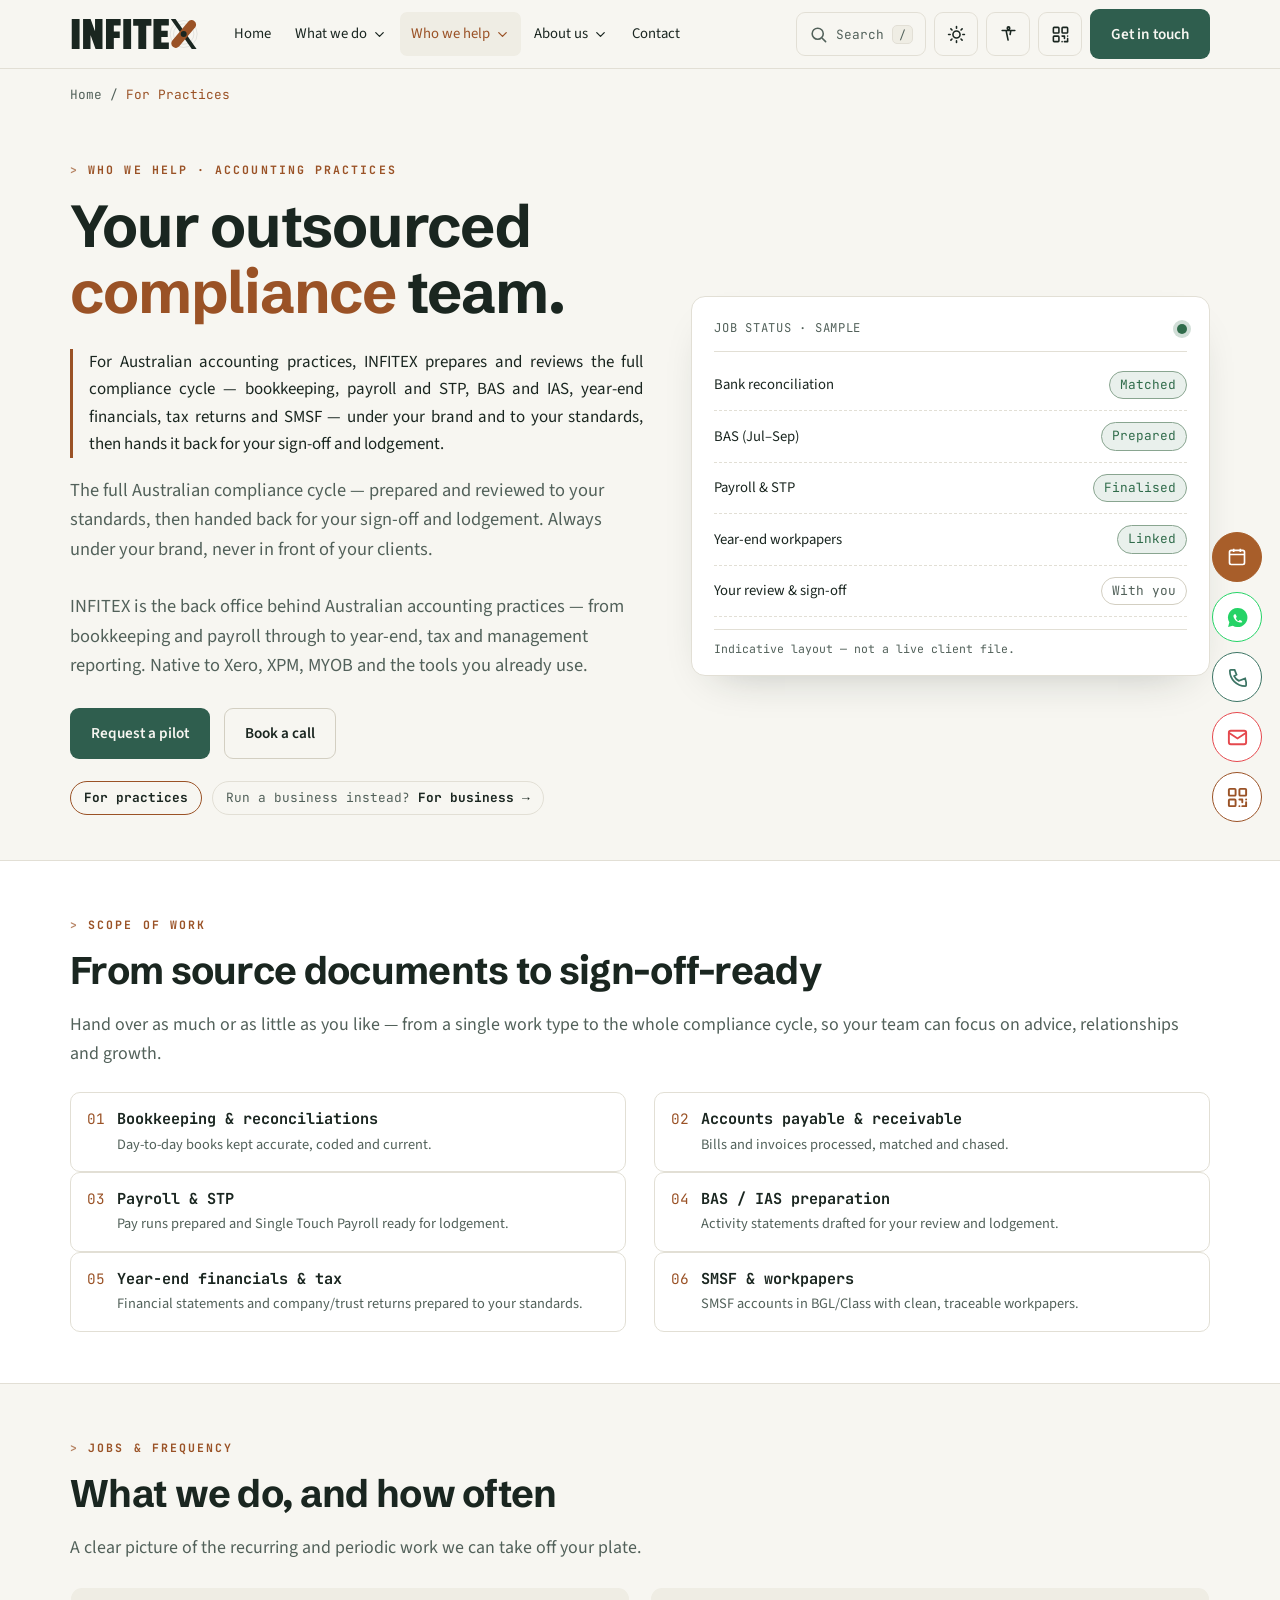
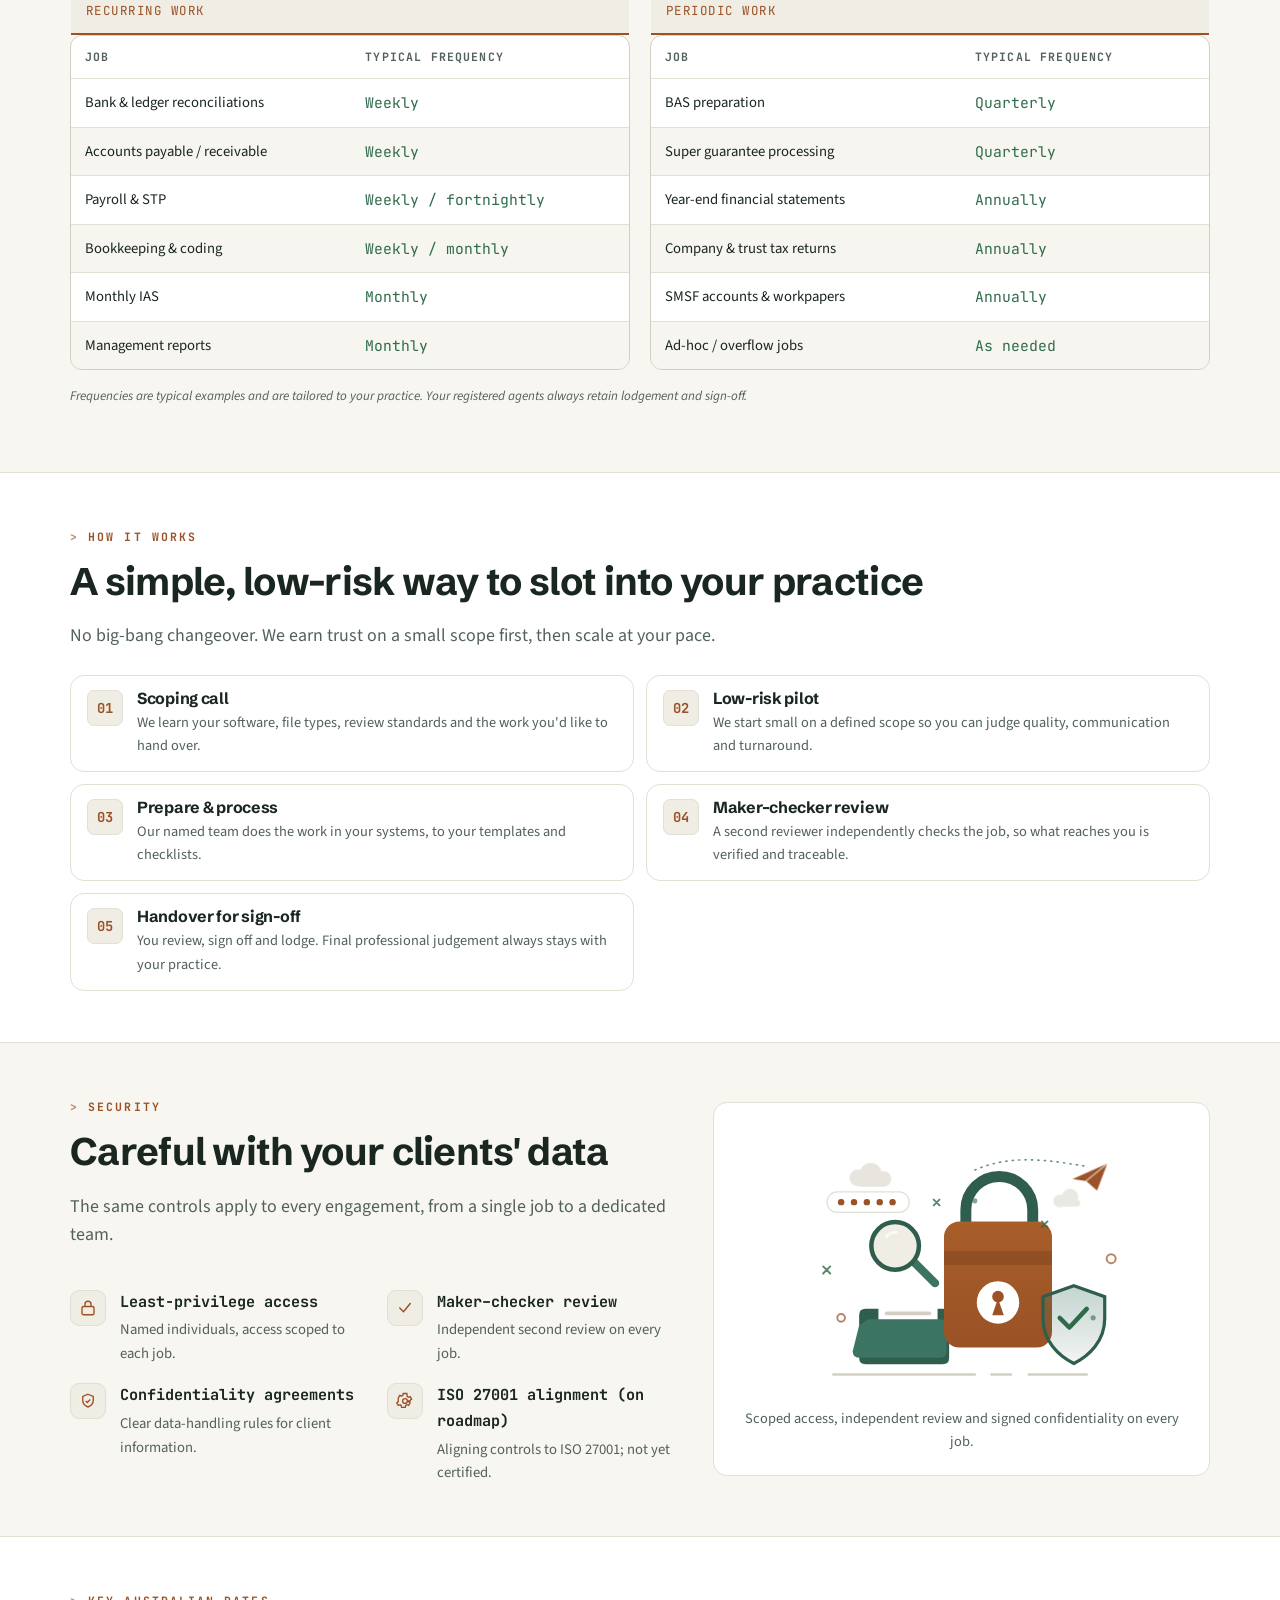
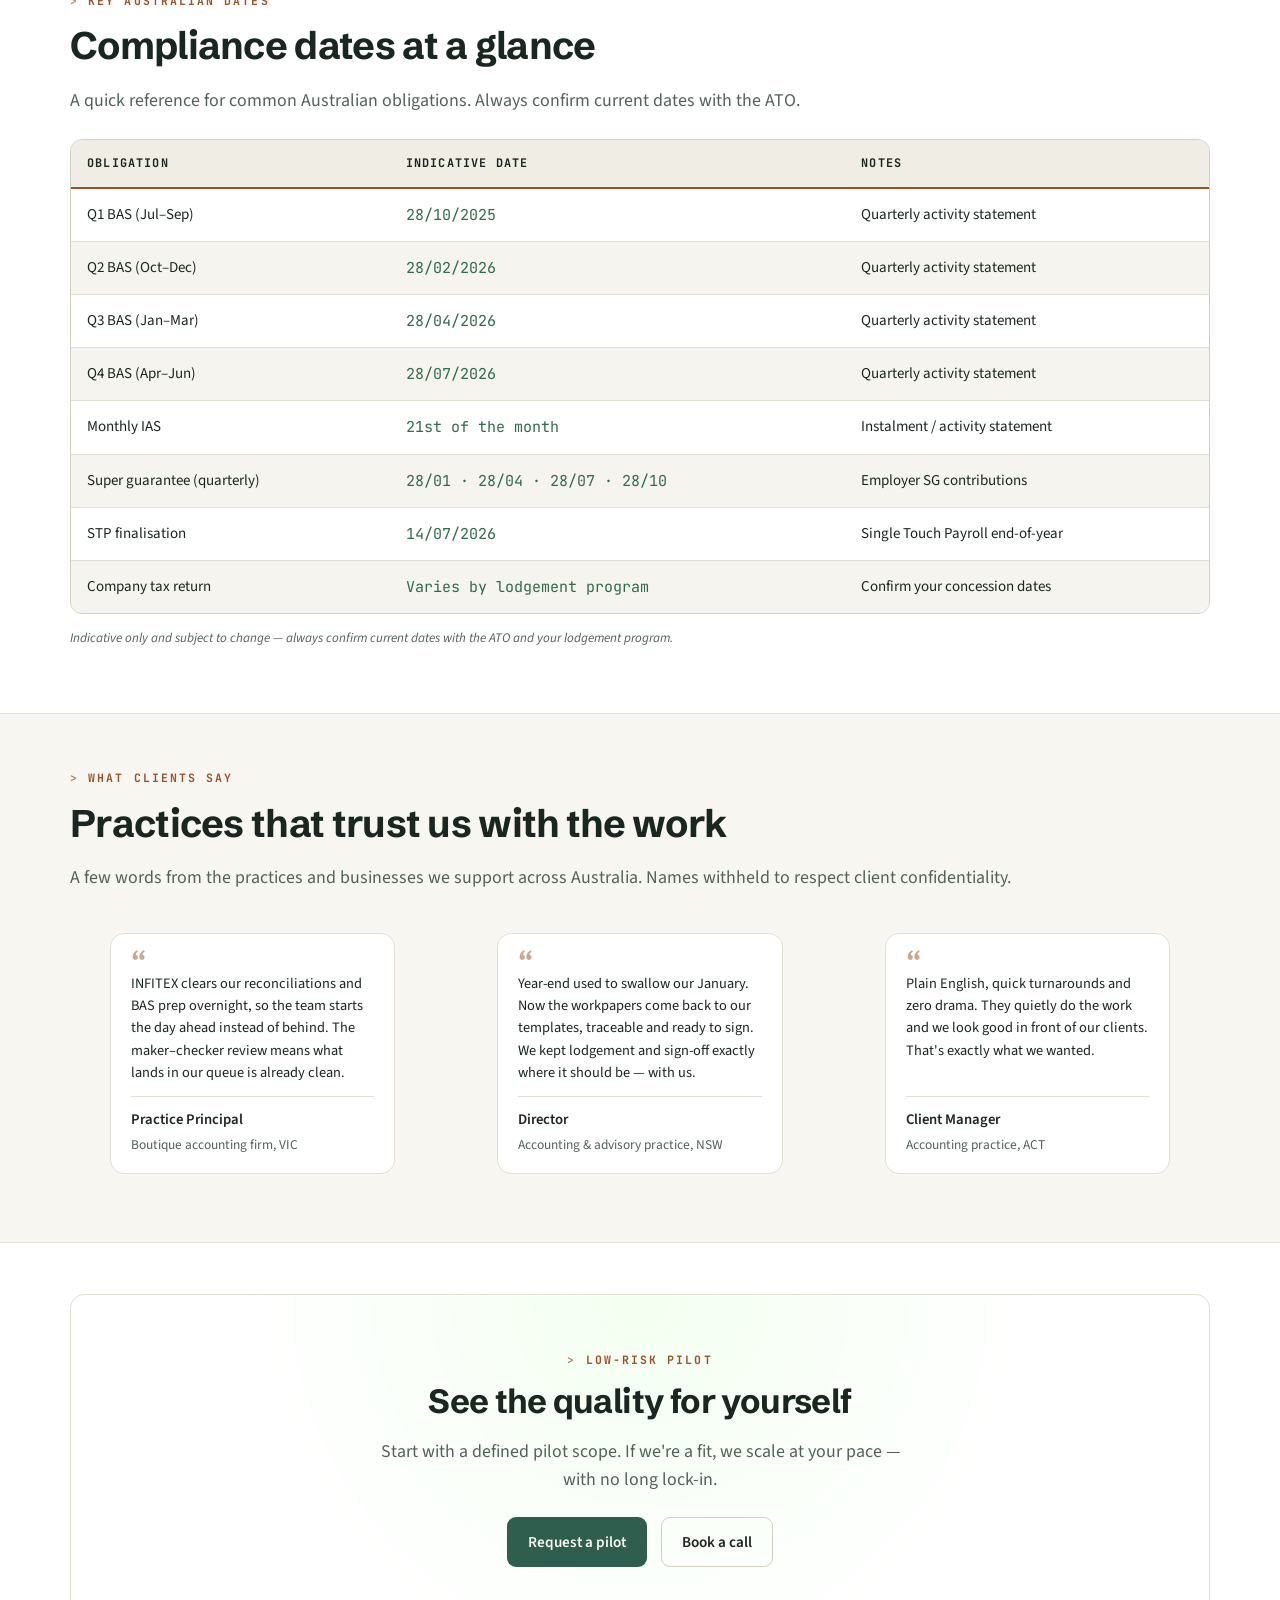
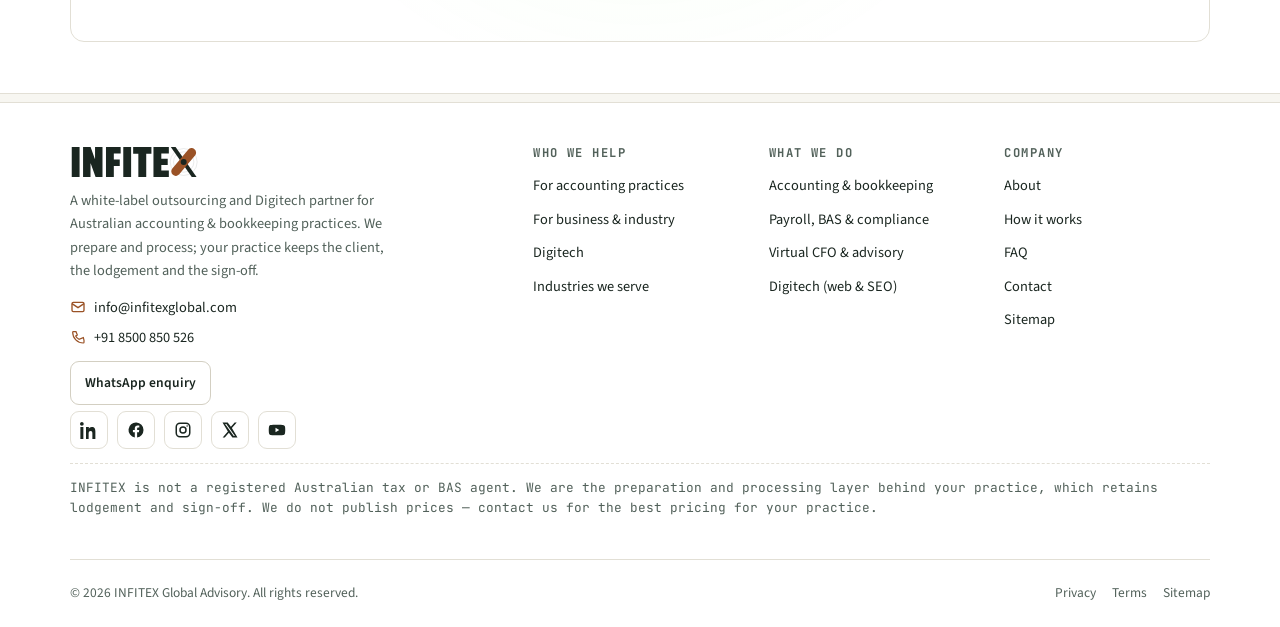
<file: outsourcing.html>
<!doctype html><html lang="en-AU"><head><meta charset="utf-8"><!-- Google tag (gtag.js) --><script async src="https://www.googletagmanager.com/gtag/js?id=G-7Z1QJE4YSM"></script><script>window.dataLayer=window.dataLayer||[];function gtag(){dataLayer.push(arguments);}gtag("js",new Date());gtag("config","G-7Z1QJE4YSM");</script><meta name="viewport" content="width=device-width,initial-scale=1,viewport-fit=cover"><title>Accounting outsourcing for Australian practices | INFITEX</title><meta name="description" content="White-label accounting & bookkeeping outsourcing across the Australian compliance cycle: BAS/IAS, payroll & STP, year-end, tax and SMSF. You keep sign-off."><meta name="author" content="INFITEX Global Advisory"><meta name="robots" content="index,follow,max-image-preview:large,max-snippet:-1,max-video-preview:-1"><link rel="canonical" href="https://infitexglobal.com/outsourcing"><!-- SEO/GEO verification scaffold — replace PLACEHOLDER tokens after deploy --><meta name="google-site-verification" content="GOOGLE_SITE_VERIFICATION"><!-- <meta name="msvalidate.01" content="BING_SITE_VERIFICATION"> --><!-- <meta name="yandex-verification" content="YANDEX_SITE_VERIFICATION"> --><!-- <meta name="p:domain_verify" content="PINTEREST_SITE_VERIFICATION"> --><meta property="og:type" content="website"><meta property="og:site_name" content="INFITEX Global Advisory"><meta property="og:title" content="Accounting outsourcing for Australian practices | INFITEX"><meta property="og:description" content="White-label accounting & bookkeeping outsourcing across the Australian compliance cycle: BAS/IAS, payroll & STP, year-end, tax and SMSF. You keep sign-off."><meta property="og:url" content="https://infitexglobal.com/outsourcing"><meta property="og:image" content="https://infitexglobal.com/og-image.png"><meta property="og:image:width" content="1200"><meta property="og:image:height" content="630"><meta property="og:image:alt" content="INFITEX Global Advisory — white-label accounting outsourcing for Australian practices"><meta property="og:locale" content="en_AU"><meta name="twitter:card" content="summary_large_image"><meta name="twitter:title" content="Accounting outsourcing for Australian practices | INFITEX"><meta name="twitter:description" content="White-label accounting & bookkeeping outsourcing across the Australian compliance cycle: BAS/IAS, payroll & STP, year-end, tax and SMSF. You keep sign-off."><meta name="twitter:image" content="https://infitexglobal.com/og-image.png"><meta name="twitter:image:alt" content="INFITEX Global Advisory"><meta name="theme-color" content="#F7F6F1" media="(prefers-color-scheme: light)"><meta name="theme-color" content="#14211C" media="(prefers-color-scheme: dark)"><link rel="icon" href="favicon.svg" type="image/svg+xml"><link rel="apple-touch-icon" href="apple-touch-icon.png"><link rel="sitemap" type="application/xml" title="Sitemap" href="sitemap.xml"><script>(function(){try{var d=document.documentElement;var t=localStorage.getItem('ix-theme')||'light';d.setAttribute('data-theme',t);if(localStorage.getItem('ix-contrast')==='high')d.setAttribute('data-contrast','high');if(localStorage.getItem('ix-grayscale')==='on')d.setAttribute('data-grayscale','on');var ts=localStorage.getItem('ix-textstep');var s=[-2,0,2,4,6];if(ts!==null)d.style.setProperty('--type-scale-step',(s[parseInt(ts,10)]||0)+'px');}catch(e){}})();</script><link rel="preload" href="/fonts/schibsted-grotesk-700.woff2" as="font" type="font/woff2" crossorigin><link rel="preload" href="/fonts/source-sans-3-400.woff2" as="font" type="font/woff2" crossorigin><link rel="stylesheet" href="styles.css?v=592ddce4"><script type="application/ld+json">{"@context":"https://schema.org","@graph":[{"@context":"https://schema.org","@type":"WebPage","@id":"https://infitexglobal.com/outsourcing#webpage","url":"https://infitexglobal.com/outsourcing","name":"Accounting outsourcing for Australian practices | INFITEX","description":"White-label accounting & bookkeeping outsourcing across the Australian compliance cycle: BAS/IAS, payroll & STP, year-end, tax and SMSF. You keep sign-off.","inLanguage":"en-AU","isPartOf":{"@id":"https://infitexglobal.com/#website"},"about":{"@id":"https://infitexglobal.com/#organization"},"speakable":{"@type":"SpeakableSpecification","cssSelector":["h1",".answer-lede"]}},{"@context":"https://schema.org","@type":"ProfessionalService","@id":"https://infitexglobal.com/#organization","name":"INFITEX Global Advisory","alternateName":"INFITEX","slogan":"A finance team that works to your standards.","description":"INFITEX Global Advisory is an India-based, white-label accounting and bookkeeping outsourcing partner for Australian accounting practices and businesses, covering bookkeeping, payroll and STP, BAS and IAS, year-end financials, tax and SMSF, plus management reporting and Virtual CFO. The client practice always retains lodgement and sign-off. A Digitech division provides websites, business email and SEO.","url":"https://infitexglobal.com/","logo":"https://infitexglobal.com/logo.svg","image":"https://infitexglobal.com/og-image.png","email":"info@infitexglobal.com","telephone":"+91-8500-850-526","priceRange":"Contact for a tailored quote","currenciesAccepted":"AUD","areaServed":{"@type":"Country","name":"Australia"},"knowsLanguage":["en-AU","en"],"availableLanguage":["English"],"knowsAbout":["White-label accounting outsourcing","Bookkeeping","Bank reconciliations","Accounts payable and receivable","Payroll","Single Touch Payroll (STP)","BAS preparation","IAS preparation","Year-end financial statements","Company and trust tax returns","SMSF accounting","BGL","Class","Xero","XPM","MYOB","QuickBooks","Reckon","Karbon","Dext","Hubdoc","FYI Docs","Management reporting","Budgeting and forecasting","Cash-flow forecasting","Virtual CFO","Australian tax compliance"],"serviceType":["Accounting outsourcing","Bookkeeping outsourcing","Payroll outsourcing","BAS and IAS preparation","Virtual CFO","Management reporting","Web design and SEO (Digitech)"],"contactPoint":{"@type":"ContactPoint","contactType":"sales","email":"info@infitexglobal.com","telephone":"+91-8500-850-526","areaServed":"AU","availableLanguage":["en-AU","en"]},"address":{"@type":"PostalAddress","addressCountry":"IN"},"sameAs":["https://www.linkedin.com/company/infitexglobal","https://www.facebook.com/infitexglobal","https://www.instagram.com/infitexglobal","https://x.com/infitexglobal","https://www.youtube.com/@infitexglobal"]},{"@context": "https://schema.org", "@type": "Service", "serviceType": "Accounting and bookkeeping outsourcing (white-label)", "provider": {"@type": "ProfessionalService", "name": "INFITEX Global Advisory", "url": "https://infitexglobal.com/"}, "areaServed": "AU", "description": "White-label preparation and processing across the Australian compliance cycle. The client practice retains lodgement and sign-off."},{"@context":"https://schema.org","@type":"BreadcrumbList","itemListElement":[{"@type":"ListItem","position":1,"name":"Home","item":"https://infitexglobal.com/"},{"@type":"ListItem","position":2,"name":"For Practices","item":"https://infitexglobal.com/outsourcing"}]}]}</script><!-- Microsoft Clarity --><script>(function(c,l,a,r,i,t,y){c[a]=c[a]||function(){(c[a].q=c[a].q||[]).push(arguments)};t=l.createElement(r);t.async=1;t.src="https://www.clarity.ms/tag/"+i+"?ref=bwt";y=l.getElementsByTagName(r)[0];y.parentNode.insertBefore(t,y);})(window,document,"clarity","script","xyhvnnr2j4");</script></head><body><a class="skip-link" href="#main">Skip to content</a><header class="site-header"><div class="shell header-inner"><a class="brand" href="/" aria-label="INFITEX Global Advisory — home"><svg class="brand-logo" viewBox="0 0 309.3 72.0" role="img" aria-label="INFITEX" focusable="false"><g class="brand-word" transform="translate(0 72.00) scale(0.10465 -0.10465)"><g transform="translate(0.0 0)"><path d="M40 0V688H220V0Z"/></g><g transform="translate(260.0 0)"><path d="M327 0 216 310H211V0H40V688H213L309 421H315V688H486V0Z"/></g><g transform="translate(786.0 0)"><path d="M40 0V688H377V540H220V402H356V254H220V0Z"/></g><g transform="translate(1183.0 0)"><path d="M40 0V688H220V0Z"/></g><g transform="translate(1443.0 0)"><path d="M126 0V535H7V688H426V535H307V0Z"/></g><g transform="translate(1876.0 0)"><path d="M40 0V688H393V540H220V421H367V274H220V148H393V0Z"/></g></g><g class="brand-x"><g class="bx-ring" fill="none"><circle cx="273.11" cy="36.00" r="24.48"/><circle cx="273.11" cy="36.00" r="32.40"/></g><path class="bx-ink" d="M 242.15 0.00 L 253.67 0.00 L 304.07 72.00 L 292.55 72.00 Z"/><rect class="bx-acc" x="262.31" y="-4.32" width="21.60" height="80.64" rx="10.80" transform="rotate(40 273.11 36.00)"/><circle class="bx-dot" cx="273.11" cy="36.00" r="7.20"/></g></svg></a><nav class="nav" aria-label="Primary"><a class="nav-link" href="/">Home</a><div class="nav-item has-mega"><button type="button" class="nav-link nav-trigger" aria-expanded="false" aria-haspopup="true" aria-controls="mega-what-we-do">What we do<svg class="caret" viewBox="0 0 24 24" aria-hidden="true" focusable="false"><path d="M6 9l6 6 6-6" fill="none" stroke="currentColor" stroke-width="2" stroke-linecap="round" stroke-linejoin="round"/></svg></button><div class="mega-panel" id="mega-what-we-do" role="region" aria-label="What we do"><div class="mega-grid"><div class="mega-col"><p class="mega-h">Accounting & bookkeeping</p><ul><li><a href="/outsourcing#scope"><span class="mega-t">Bookkeeping & reconciliations</span><span class="mega-d">Books kept accurate, coded and reconciled.</span></a></li><li><a href="/outsourcing#scope"><span class="mega-t">Accounts payable & receivable</span><span class="mega-d">Bills, invoices and debtor follow-up.</span></a></li><li><a href="/outsourcing#scope"><span class="mega-t">Year-end financials</span><span class="mega-d">Financial statements to your standards.</span></a></li><li><a href="/outsourcing#scope"><span class="mega-t">Workpapers</span><span class="mega-d">Clean, traceable workpapers behind every job.</span></a></li></ul></div><div class="mega-col"><p class="mega-h">Payroll, BAS & compliance</p><ul><li><a href="/outsourcing#scope"><span class="mega-t">Payroll & STP</span><span class="mega-d">Pay runs and Single Touch Payroll, ready to lodge.</span></a></li><li><a href="/outsourcing#scope"><span class="mega-t">BAS / IAS preparation</span><span class="mega-d">Activity statements drafted for your sign-off.</span></a></li><li><a href="/outsourcing#scope"><span class="mega-t">Company & trust tax returns</span><span class="mega-d">Returns prepared; your agent signs and lodges.</span></a></li><li><a href="/outsourcing#scope"><span class="mega-t">SMSF accounts (BGL/Class)</span><span class="mega-d">Self-managed super fund accounts & workpapers.</span></a></li></ul></div><div class="mega-col"><p class="mega-h">Advisory & Virtual CFO</p><ul><li><a href="/industry#vcfo"><span class="mega-t">Virtual CFO</span><span class="mega-d">Senior finance leadership, fractionally.</span></a></li><li><a href="/industry#what"><span class="mega-t">Management accounts & reporting</span><span class="mega-d">Monthly, decision-ready reporting.</span></a></li><li><a href="/industry#what"><span class="mega-t">Budgeting & forecasting</span><span class="mega-d">Budgets, rolling forecasts and scenarios.</span></a></li><li><a href="/industry#vcfo"><span class="mega-t">Cash-flow management</span><span class="mega-d">13-week cash-flow and working-capital visibility.</span></a></li></ul></div><div class="mega-col"><p class="mega-h">Digitech</p><ul><li><a href="/digitech#services"><span class="mega-t">Web design & build</span><span class="mega-d">Fast, accessible, mobile-first websites.</span></a></li><li><a href="/digitech#services"><span class="mega-t">Domains, hosting & email</span><span class="mega-d">Set up and managed for you.</span></a></li><li><a href="/digitech#services"><span class="mega-t">SEO & Google Business Profile</span><span class="mega-d">Be found by local clients.</span></a></li><li><a href="/digitech#services"><span class="mega-t">Care & maintenance</span><span class="mega-d">Updates, backups and ongoing changes.</span></a></li></ul></div></div></div></div><div class="nav-item has-mega"><button type="button" class="nav-link nav-trigger" aria-expanded="false" aria-haspopup="true" aria-controls="mega-who-we-help" data-current="true">Who we help<svg class="caret" viewBox="0 0 24 24" aria-hidden="true" focusable="false"><path d="M6 9l6 6 6-6" fill="none" stroke="currentColor" stroke-width="2" stroke-linecap="round" stroke-linejoin="round"/></svg></button><div class="mega-panel" id="mega-who-we-help" role="region" aria-label="Who we help"><div class="mega-grid"><div class="mega-col"><p class="mega-h">By audience</p><ul><li><a href="/outsourcing"><span class="mega-t">For accounting practices</span><span class="mega-d">White-label back office for your firm.</span></a></li><li><a href="/industry"><span class="mega-t">For business & industry</span><span class="mega-d">A dedicated outsourced finance team.</span></a></li><li><a href="/digitech"><span class="mega-t">Digitech</span><span class="mega-d">Web, email & SEO for client-facing growth.</span></a></li></ul></div><div class="mega-col"><p class="mega-h">Industries we serve</p><ul><li><a href="/industry#industries"><span class="mega-t">Construction & trades</span><span class="mega-d">Job costing, payroll and BAS.</span></a></li><li><a href="/industry#industries"><span class="mega-t">Retail & e-commerce</span><span class="mega-d">High-volume reconciliations and reporting.</span></a></li><li><a href="/industry#industries"><span class="mega-t">Professional services</span><span class="mega-d">Clean books and management accounts.</span></a></li><li><a href="/industry#industries"><span class="mega-t">Healthcare & allied health</span><span class="mega-d">Compliant bookkeeping and payroll.</span></a></li></ul></div></div></div></div><div class="nav-item has-mega"><button type="button" class="nav-link nav-trigger" aria-expanded="false" aria-haspopup="true" aria-controls="mega-about-us">About us<svg class="caret" viewBox="0 0 24 24" aria-hidden="true" focusable="false"><path d="M6 9l6 6 6-6" fill="none" stroke="currentColor" stroke-width="2" stroke-linecap="round" stroke-linejoin="round"/></svg></button><div class="mega-panel" id="mega-about-us" role="region" aria-label="About us"><div class="mega-grid"><div class="mega-col"><p class="mega-h">Company</p><ul><li><a href="/about"><span class="mega-t">About INFITEX</span><span class="mega-d">A dependable extension of your team, native to your stack.</span></a></li><li><a href="/about#vmb"><span class="mega-t">Vision, mission & values</span><span class="mega-d">What we stand for and how we work.</span></a></li></ul></div><div class="mega-col"><p class="mega-h">Proof & answers</p><ul><li><a href="/#testimonials"><span class="mega-t">Our stories</span><span class="mega-d">What practices and businesses say about us.</span></a></li><li><a href="/#faq"><span class="mega-t">FAQ</span><span class="mega-d">Honest answers on the compliance line, security and how we work.</span></a></li></ul></div></div></div></div><a class="nav-link" href="/contact">Contact</a></nav><div class="header-tools"><button class="icon-btn search-btn" data-open-search aria-label="Search the site"><svg viewBox="0 0 24 24" fill="none" stroke="currentColor" stroke-width="2" stroke-linecap="round"><circle cx="11" cy="11" r="7"/><path d="M21 21l-4-4"/></svg><span>Search</span><kbd>/</kbd></button><button class="icon-btn" data-theme-toggle aria-label="Toggle light or dark theme" aria-pressed="false"><svg viewBox="0 0 24 24" fill="none" stroke="currentColor" stroke-width="2" stroke-linecap="round"><circle cx="12" cy="12" r="4.5"/><path d="M12 2v2M12 20v2M2 12h2M20 12h2M4.9 4.9l1.4 1.4M17.7 17.7l1.4 1.4M19.1 4.9l-1.4 1.4M6.3 17.7l-1.4 1.4"/></svg></button><button class="icon-btn" data-open-a11y aria-label="Open accessibility settings"><svg viewBox="0 0 24 24" fill="none" stroke="currentColor" stroke-width="2" stroke-linecap="round"><circle cx="12" cy="4" r="1.6"/><path d="M4 7h16M9 7l1 5 1.5 7M15 7l-1 5"/></svg></button><button class="icon-btn qr-header-btn" data-open-qr aria-label="Show QR code to save our contact" title="Save our contact (QR)"><svg viewBox="0 0 24 24" fill="none" stroke="currentColor" stroke-width="2" stroke-linecap="round" stroke-linejoin="round"><rect x="3" y="3" width="7" height="7" rx="1"/><rect x="14" y="3" width="7" height="7" rx="1"/><rect x="3" y="14" width="7" height="7" rx="1"/><path d="M14 14h3v3M21 14v.01M14 21h.01M17 21h4v-4M21 17v.01"/></svg></button><a class="btn btn-primary header-cta" href="/contact">Get in touch</a><button class="icon-btn hamburger" data-open-nav aria-label="Open menu" aria-expanded="false"><svg viewBox="0 0 24 24" fill="none" stroke="currentColor" stroke-width="2" stroke-linecap="round"><path d="M3 6h18M3 12h18M3 18h18"/></svg></button></div></div></header><div class="mobile-nav" id="mobileNav" aria-hidden="true"><div class="mobile-nav-top"><a class="brand" href="/" aria-label="INFITEX home"><svg class="brand-logo" viewBox="0 0 309.3 72.0" role="img" aria-label="INFITEX" focusable="false"><g class="brand-word" transform="translate(0 72.00) scale(0.10465 -0.10465)"><g transform="translate(0.0 0)"><path d="M40 0V688H220V0Z"/></g><g transform="translate(260.0 0)"><path d="M327 0 216 310H211V0H40V688H213L309 421H315V688H486V0Z"/></g><g transform="translate(786.0 0)"><path d="M40 0V688H377V540H220V402H356V254H220V0Z"/></g><g transform="translate(1183.0 0)"><path d="M40 0V688H220V0Z"/></g><g transform="translate(1443.0 0)"><path d="M126 0V535H7V688H426V535H307V0Z"/></g><g transform="translate(1876.0 0)"><path d="M40 0V688H393V540H220V421H367V274H220V148H393V0Z"/></g></g><g class="brand-x"><g class="bx-ring" fill="none"><circle cx="273.11" cy="36.00" r="24.48"/><circle cx="273.11" cy="36.00" r="32.40"/></g><path class="bx-ink" d="M 242.15 0.00 L 253.67 0.00 L 304.07 72.00 L 292.55 72.00 Z"/><rect class="bx-acc" x="262.31" y="-4.32" width="21.60" height="80.64" rx="10.80" transform="rotate(40 273.11 36.00)"/><circle class="bx-dot" cx="273.11" cy="36.00" r="7.20"/></g></svg></a><button class="icon-btn" data-close-nav aria-label="Close menu"><svg viewBox="0 0 24 24" fill="none" stroke="currentColor" stroke-width="2" stroke-linecap="round"><path d="M6 6l12 12M18 6L6 18"/></svg></button></div><nav aria-label="Mobile"><a class="m-link" href="/">Home</a><div class="m-acc"><button type="button" class="m-acc-btn" aria-expanded="false" aria-controls="macc-what-we-do">What we do<svg class="caret" viewBox="0 0 24 24" aria-hidden="true" focusable="false"><path d="M6 9l6 6 6-6" fill="none" stroke="currentColor" stroke-width="2" stroke-linecap="round" stroke-linejoin="round"/></svg></button><div class="m-acc-panel" id="macc-what-we-do"><p class="m-group">Accounting & bookkeeping</p><a class="m-sublink" href="/outsourcing#scope">Bookkeeping & reconciliations</a><a class="m-sublink" href="/outsourcing#scope">Accounts payable & receivable</a><a class="m-sublink" href="/outsourcing#scope">Year-end financials</a><a class="m-sublink" href="/outsourcing#scope">Workpapers</a><p class="m-group">Payroll, BAS & compliance</p><a class="m-sublink" href="/outsourcing#scope">Payroll & STP</a><a class="m-sublink" href="/outsourcing#scope">BAS / IAS preparation</a><a class="m-sublink" href="/outsourcing#scope">Company & trust tax returns</a><a class="m-sublink" href="/outsourcing#scope">SMSF accounts (BGL/Class)</a><p class="m-group">Advisory & Virtual CFO</p><a class="m-sublink" href="/industry#vcfo">Virtual CFO</a><a class="m-sublink" href="/industry#what">Management accounts & reporting</a><a class="m-sublink" href="/industry#what">Budgeting & forecasting</a><a class="m-sublink" href="/industry#vcfo">Cash-flow management</a><p class="m-group">Digitech</p><a class="m-sublink" href="/digitech#services">Web design & build</a><a class="m-sublink" href="/digitech#services">Domains, hosting & email</a><a class="m-sublink" href="/digitech#services">SEO & Google Business Profile</a><a class="m-sublink" href="/digitech#services">Care & maintenance</a></div></div><div class="m-acc"><button type="button" class="m-acc-btn" aria-expanded="false" aria-controls="macc-who-we-help">Who we help<svg class="caret" viewBox="0 0 24 24" aria-hidden="true" focusable="false"><path d="M6 9l6 6 6-6" fill="none" stroke="currentColor" stroke-width="2" stroke-linecap="round" stroke-linejoin="round"/></svg></button><div class="m-acc-panel" id="macc-who-we-help"><p class="m-group">By audience</p><a class="m-sublink" href="/outsourcing">For accounting practices</a><a class="m-sublink" href="/industry">For business & industry</a><a class="m-sublink" href="/digitech">Digitech</a><p class="m-group">Industries we serve</p><a class="m-sublink" href="/industry#industries">Construction & trades</a><a class="m-sublink" href="/industry#industries">Retail & e-commerce</a><a class="m-sublink" href="/industry#industries">Professional services</a><a class="m-sublink" href="/industry#industries">Healthcare & allied health</a></div></div><div class="m-acc"><button type="button" class="m-acc-btn" aria-expanded="false" aria-controls="macc-about-us">About us<svg class="caret" viewBox="0 0 24 24" aria-hidden="true" focusable="false"><path d="M6 9l6 6 6-6" fill="none" stroke="currentColor" stroke-width="2" stroke-linecap="round" stroke-linejoin="round"/></svg></button><div class="m-acc-panel" id="macc-about-us"><p class="m-group">Company</p><a class="m-sublink" href="/about">About INFITEX</a><a class="m-sublink" href="/about#vmb">Vision, mission & values</a><p class="m-group">Proof & answers</p><a class="m-sublink" href="/#testimonials">Our stories</a><a class="m-sublink" href="/#faq">FAQ</a></div></div><a class="m-link" href="/contact">Contact</a></nav><div style="margin-top:24px;display:flex;gap:10px;flex-wrap:wrap"><button class="btn btn-ghost" data-open-wa>WhatsApp us</button><a class="btn btn-primary" href="/contact">Get in touch</a></div></div><main id="main"><div class="shell"><nav class="crumbs" aria-label="Breadcrumb"><a href="/">Home</a> / <span>For Practices</span></nav></div><section class="hero"><div class="shell hero-2col"><div class="hero-copy"><span class="eyebrow">Who we help · Accounting practices</span><h1>Your outsourced <span class="accent">compliance</span> team.</h1><p class="answer-lede">For Australian accounting practices, INFITEX prepares and reviews the full compliance cycle — bookkeeping, payroll and STP, BAS and IAS, year-end financials, tax returns and SMSF — under your brand and to your standards, then hands it back for your sign-off and lodgement.</p><p class="hero-sub" data-tw>The full Australian compliance cycle — prepared and reviewed to your standards, then handed back for your sign-off and lodgement. Always under your brand, never in front of your clients.</p><p class="hero-sub">INFITEX is the back office behind Australian accounting practices — from bookkeeping and payroll through to year-end, tax and management reporting. Native to Xero, XPM, MYOB and the tools you already use.</p><div class="hero-cta"><a class="btn btn-primary" href="/contact">Request a pilot</a><a class="btn btn-ghost" data-booking href="/contact">Book a call</a></div><div class="hero-paths" style="margin-top:18px"><span class="path-chip" style="border-color:var(--accent);color:var(--accent)"><b>For practices</b></span><a class="path-chip" href="/industry">Run a business instead? <b>For business →</b></a></div></div><div class="status-card" role="img" aria-label="Illustrative Job status · sample dashboard"><div class="status-card__top"><span class="t">Job status · sample</span><span class="dot"></span></div><div class="ledger-row"><span class="k">Bank reconciliation</span><span class="v ok">Matched</span></div><div class="ledger-row"><span class="k">BAS (Jul–Sep)</span><span class="v ok">Prepared</span></div><div class="ledger-row"><span class="k">Payroll &amp; STP</span><span class="v ok">Finalised</span></div><div class="ledger-row"><span class="k">Year-end workpapers</span><span class="v ok">Linked</span></div><div class="ledger-row"><span class="k">Your review &amp; sign-off</span><span class="v">With you</span></div><div class="status-card__foot">Indicative layout — not a live client file.</div></div></div></section><section class="section alt" id="scope" aria-labelledby="scope-title"><div class="shell"><div class="section-head"><span class="eyebrow">Scope of work</span><h2 class="section-title" id="scope-title">From source documents to sign-off-ready</h2><p class="lead" data-tw>Hand over as much or as little as you like — from a single work type to the whole compliance cycle, so your team can focus on advice, relationships and growth.</p></div><ul class="cycle-list cycle-list--2col"><li><span class="mark">01</span><div><b>Bookkeeping &amp; reconciliations</b><span>Day-to-day books kept accurate, coded and current.</span></div></li><li><span class="mark">02</span><div><b>Accounts payable &amp; receivable</b><span>Bills and invoices processed, matched and chased.</span></div></li><li><span class="mark">03</span><div><b>Payroll &amp; STP</b><span>Pay runs prepared and Single Touch Payroll ready for lodgement.</span></div></li><li><span class="mark">04</span><div><b>BAS / IAS preparation</b><span>Activity statements drafted for your review and lodgement.</span></div></li><li><span class="mark">05</span><div><b>Year-end financials &amp; tax</b><span>Financial statements and company/trust returns prepared to your standards.</span></div></li><li><span class="mark">06</span><div><b>SMSF &amp; workpapers</b><span>SMSF accounts in BGL/Class with clean, traceable workpapers.</span></div></li></ul></div></section><section class="section" id="cycle" aria-labelledby="cycle-title"><div class="shell"><div class="section-head"><span class="eyebrow">Jobs &amp; frequency</span><h2 class="section-title" id="cycle-title">What we do, and how often</h2><p class="lead" data-tw>A clear picture of the recurring and periodic work we can take off your plate.</p></div><div class="jobtable-wrap"><table class="jobtable"><caption>Recurring work</caption><thead><tr><th>Job</th><th>Typical frequency</th></tr></thead><tbody><tr><td>Bank &amp; ledger reconciliations</td><td>Weekly</td></tr><tr><td>Accounts payable / receivable</td><td>Weekly</td></tr><tr><td>Payroll &amp; STP</td><td>Weekly / fortnightly</td></tr><tr><td>Bookkeeping &amp; coding</td><td>Weekly / monthly</td></tr><tr><td>Monthly IAS</td><td>Monthly</td></tr><tr><td>Management reports</td><td>Monthly</td></tr></tbody></table><table class="jobtable"><caption>Periodic work</caption><thead><tr><th>Job</th><th>Typical frequency</th></tr></thead><tbody><tr><td>BAS preparation</td><td>Quarterly</td></tr><tr><td>Super guarantee processing</td><td>Quarterly</td></tr><tr><td>Year-end financial statements</td><td>Annually</td></tr><tr><td>Company &amp; trust tax returns</td><td>Annually</td></tr><tr><td>SMSF accounts &amp; workpapers</td><td>Annually</td></tr><tr><td>Ad-hoc / overflow jobs</td><td>As needed</td></tr></tbody></table></div><p class="note" style="margin-top:16px">Frequencies are typical examples and are tailored to your practice. Your registered agents always retain lodgement and sign-off.</p></div></section><section class="section alt" id="how" aria-labelledby="how-title"><div class="shell"><div class="section-head"><span class="eyebrow">How it works</span><h2 class="section-title" id="how-title">A simple, low-risk way to slot into your practice</h2><p class="lead" data-tw>No big-bang changeover. We earn trust on a small scope first, then scale at your pace.</p></div><div class="steps steps--compact"><div class="step"><div class="num"></div><div><h3>Scoping call</h3><p>We learn your software, file types, review standards and the work you'd like to hand over.</p></div></div><div class="step"><div class="num"></div><div><h3>Low-risk pilot</h3><p>We start small on a defined scope so you can judge quality, communication and turnaround.</p></div></div><div class="step"><div class="num"></div><div><h3>Prepare &amp; process</h3><p>Our named team does the work in your systems, to your templates and checklists.</p></div></div><div class="step"><div class="num"></div><div><h3>Maker–checker review</h3><p>A second reviewer independently checks the job, so what reaches you is verified and traceable.</p></div></div><div class="step"><div class="num"></div><div><h3>Handover for sign-off</h3><p>You review, sign off and lodge. Final professional judgement always stays with your practice.</p></div></div></div></div></section><section class="section" id="security" aria-labelledby="security-title"><div class="shell"><div class="split-2 split-2--rev sec-split"><div class="sec-main"><div class="section-head" style="margin-bottom:22px"><span class="eyebrow">Security</span><h2 class="section-title" id="security-title">Careful with your clients' data</h2><p class="lead" data-tw>The same controls apply to every engagement, from a single job to a dedicated team.</p></div><ul class="feature-list feature-grid-2"><li><div class="ico"><svg viewBox="0 0 24 24" fill="none" stroke="currentColor" stroke-width="1.8"><rect x="4" y="10" width="16" height="11" rx="2"/><path d="M8 10V7a4 4 0 0 1 8 0v3"/></svg></div><div><b>Least-privilege access</b><p>Named individuals, access scoped to each job.</p></div></li><li><div class="ico"><svg viewBox="0 0 24 24" fill="none" stroke="currentColor" stroke-width="2" stroke-linecap="round"><path d="M5 12l5 5 9-11"/></svg></div><div><b>Maker–checker review</b><p>Independent second review on every job.</p></div></li><li><div class="ico"><svg viewBox="0 0 24 24" fill="none" stroke="currentColor" stroke-width="1.8"><path d="M12 3l7 3v5c0 4.4-3 7.4-7 9-4-1.6-7-4.6-7-9V6l7-3z"/><path d="M9 12l2 2 4-4"/></svg></div><div><b>Confidentiality agreements</b><p>Clear data-handling rules for client information.</p></div></li><li><div class="ico"><svg viewBox="0 0 24 24" fill="none" stroke="currentColor" stroke-width="1.8"><circle cx="12" cy="12" r="3.2"/><path d="M19 12a7 7 0 0 0-.1-1l2-1.5-2-3.4-2.3 1a7 7 0 0 0-1.7-1L14.5 2h-5l-.4 2.6a7 7 0 0 0-1.7 1l-2.3-1-2 3.4L3 11a7 7 0 0 0 0 2l-2 1.5 2 3.4 2.3-1a7 7 0 0 0 1.7 1l.4 2.6h5l.4-2.6a7 7 0 0 0 1.7-1l2.3 1 2-3.4-2-1.5a7 7 0 0 0 .1-1Z"/></svg></div><div><b>ISO 27001 alignment (on roadmap)</b><p>Aligning controls to ISO 27001; not yet certified.</p></div></li></ul></div><div class="sec-visual" aria-hidden="true"><svg viewBox="0 0 560 420" role="img" xmlns="http://www.w3.org/2000/svg"><defs><linearGradient id="secVault" x1="0" y1="0" x2="0" y2="1"><stop offset="0" stop-color="var(--accent-fill)"/><stop offset="1" stop-color="var(--accent)"/></linearGradient><linearGradient id="secShield" x1="0" y1="0" x2="0" y2="1"><stop offset="0" stop-color="var(--primary-2)" stop-opacity=".30"/><stop offset="1" stop-color="var(--primary)" stop-opacity=".06"/></linearGradient></defs><path d="M300 70 C 360 44, 420 56, 472 64" fill="none" stroke="var(--accent-2)" stroke-width="2.5" stroke-dasharray="2 8" stroke-linecap="round" opacity=".7"/><g fill="var(--line-2)" opacity=".55"><g><circle cx="118" cy="82" r="13"/><circle cx="138" cy="76" r="17"/><circle cx="158" cy="84" r="12"/><rect x="116" y="82" width="46" height="14" rx="7"/></g><g opacity=".85"><circle cx="432" cy="118" r="10"/><circle cx="448" cy="112" r="13"/><rect x="430" y="116" width="34" height="11" rx="5.5"/></g></g><g><path d="M452 84 l54 -24 -16 42 -17 -15 -21 -3z" fill="var(--accent)"/><path d="M506 60 l-33 27 -4 18" fill="none" stroke="var(--bg-2)" stroke-width="2.5" stroke-linejoin="round" opacity=".55"/></g><g><rect x="70" y="104" width="128" height="32" rx="16" fill="var(--bg-2)" stroke="var(--line)" stroke-width="2"/><g fill="var(--accent)"><circle cx="92" cy="120" r="5"/><circle cx="112" cy="120" r="5"/><circle cx="132" cy="120" r="5"/><circle cx="152" cy="120" r="5"/><circle cx="172" cy="120" r="5"/></g></g><g stroke="var(--line-2)" stroke-width="4" stroke-linecap="round"><path d="M80 388 H300"/><path d="M326 388 H356"/><path d="M384 388 H474"/></g><g><path d="M120 296 q0 -10 10 -10 h120 q10 0 10 10 v66 q0 10 -10 10 h-120 q-10 0 -10 -10 z" fill="var(--primary)"/><rect x="150" y="276" width="92" height="58" rx="5" fill="var(--bg-2)"/><g fill="var(--line-2)"><rect x="160" y="290" width="72" height="6" rx="3"/><rect x="160" y="304" width="56" height="6" rx="3"/></g><path d="M120 312 l14 -10 h112 q10 0 10 10 v40 q0 10 -10 10 h-126 q-10 0 -10 -10 z" fill="var(--primary-2)"/></g><g><line x1="203" y1="211" x2="238" y2="246" stroke="var(--primary-2)" stroke-width="13" stroke-linecap="round"/><circle cx="176" cy="188" r="37" fill="var(--bg-3)" stroke="var(--primary)" stroke-width="7"/><path d="M162 174 a20 20 0 0 1 16 -7" fill="none" stroke="var(--bg-2)" stroke-width="4" stroke-linecap="round" opacity=".7"/></g><path d="M286 152 v-20 a52 52 0 0 1 104 0 v20" fill="none" stroke="var(--primary)" stroke-width="17" stroke-linecap="round"/><rect x="252" y="150" width="168" height="196" rx="24" fill="url(#secVault)"/><rect x="252" y="196" width="168" height="22" fill="#000" fill-opacity=".12"/><circle cx="336" cy="276" r="33" fill="var(--bg-2)"/><circle cx="336" cy="267" r="9" fill="var(--accent)"/><path d="M336 270 l9 26 h-18 z" fill="var(--accent)"/><path d="M454 250 l48 17 v34 c0 35 -24 58 -48 70 -24 -12 -48 -35 -48 -70 v-34 z" fill="url(#secShield)" stroke="var(--primary)" stroke-width="5"/><path d="M432 300 l15 15 27 -29" fill="none" stroke="var(--positive)" stroke-width="7" stroke-linecap="round" stroke-linejoin="round"/><g stroke="var(--accent-2)" stroke-width="3" stroke-linecap="round" opacity=".8"><path d="M64 220 l11 11 M75 220 l-11 11"/><path d="M236 116 l9 9 M245 116 l-9 9"/><path d="M404 150 l9 9 M413 150 l-9 9"/></g><g fill="none" stroke="var(--accent)" stroke-width="3" opacity=".7"><circle cx="512" cy="208" r="7"/><circle cx="92" cy="300" r="6"/></g><g fill="var(--accent-2)" opacity=".6"><circle cx="300" cy="118" r="4"/><circle cx="484" cy="300" r="4"/></g></svg><p class="sec-cap">Scoped access, independent review and signed confidentiality on every job.</p></div></div></div></section><section class="section alt" id="dates" aria-labelledby="dates-title"><div class="shell"><div class="section-head"><span class="eyebrow">Key Australian dates</span><h2 class="section-title" id="dates-title">Compliance dates at a glance</h2><p class="lead" data-tw>A quick reference for common Australian obligations. Always confirm current dates with the ATO.</p></div><div style="overflow-x:auto"><table class="dates-table"><caption class="sr-only">Indicative Australian compliance dates</caption><thead><tr><th>Obligation</th><th>Indicative date</th><th>Notes</th></tr></thead><tbody><tr><td>Q1 BAS (Jul–Sep)</td><td class="date">28/10/2025</td><td>Quarterly activity statement</td></tr><tr><td>Q2 BAS (Oct–Dec)</td><td class="date">28/02/2026</td><td>Quarterly activity statement</td></tr><tr><td>Q3 BAS (Jan–Mar)</td><td class="date">28/04/2026</td><td>Quarterly activity statement</td></tr><tr><td>Q4 BAS (Apr–Jun)</td><td class="date">28/07/2026</td><td>Quarterly activity statement</td></tr><tr><td>Monthly IAS</td><td class="date">21st of the month</td><td>Instalment / activity statement</td></tr><tr><td>Super guarantee (quarterly)</td><td class="date">28/01 · 28/04 · 28/07 · 28/10</td><td>Employer SG contributions</td></tr><tr><td>STP finalisation</td><td class="date">14/07/2026</td><td>Single Touch Payroll end-of-year</td></tr><tr><td>Company tax return</td><td class="date">Varies by lodgement program</td><td>Confirm your concession dates</td></tr></tbody></table></div><p class="note" style="margin-top:14px">Indicative only and subject to change — always confirm current dates with the ATO and your lodgement program.</p></div></section><section class="section" id="testimonials" aria-labelledby="testimonials-title"><div class="shell"><div class="section-head"><span class="eyebrow">What clients say</span><h2 class="section-title" id="testimonials-title">Practices that trust us with the work</h2><p class="lead" data-tw>A few words from the practices and businesses we support across Australia. Names withheld to respect client confidentiality.</p></div><div class="tgrid"><figure class="tcard"><div class="tquote-mark" aria-hidden="true">&ldquo;</div><blockquote>INFITEX clears our reconciliations and BAS prep overnight, so the team starts the day ahead instead of behind. The maker–checker review means what lands in our queue is already clean.</blockquote><figcaption><span class="tname">Practice Principal</span><span class="torg">Boutique accounting firm, VIC</span></figcaption></figure><figure class="tcard"><div class="tquote-mark" aria-hidden="true">&ldquo;</div><blockquote>Year-end used to swallow our January. Now the workpapers come back to our templates, traceable and ready to sign. We kept lodgement and sign-off exactly where it should be — with us.</blockquote><figcaption><span class="tname">Director</span><span class="torg">Accounting & advisory practice, NSW</span></figcaption></figure><figure class="tcard"><div class="tquote-mark" aria-hidden="true">&ldquo;</div><blockquote>Plain English, quick turnarounds and zero drama. They quietly do the work and we look good in front of our clients. That's exactly what we wanted.</blockquote><figcaption><span class="tname">Client Manager</span><span class="torg">Accounting practice, ACT</span></figcaption></figure></div></div></section><section class="section alt" id="cta"><div class="shell"><div class="cta-band"><span class="eyebrow">Low-risk pilot</span><h2 data-tw>See the quality for yourself</h2><p class="lead" style="margin-inline:auto;max-width:60ch" data-tw>Start with a defined pilot scope. If we're a fit, we scale at your pace — with no long lock-in.</p><div class="hero-cta"><a class="btn btn-primary" href="/contact">Request a pilot</a><a class="btn btn-ghost" data-booking href="/contact">Book a call</a></div></div></div></section></main><dialog id="a11yDialog" aria-label="Accessibility settings"><div class="dialog-card"><div class="dialog-head"><h2>Accessibility</h2><button class="icon-btn" data-close aria-label="Close"><svg viewBox="0 0 24 24" fill="none" stroke="currentColor" stroke-width="2" stroke-linecap="round"><path d="M6 6l12 12M18 6L6 18"/></svg></button></div><div class="dialog-body"><div class="form-row"><label class="lbl">Text size</label><div style="display:flex;gap:8px"><button class="btn btn-ghost" data-text="dec" aria-label="Decrease text size">A–</button><button class="btn btn-ghost" data-text="reset" aria-label="Reset text size">Reset</button><button class="btn btn-ghost" data-text="inc" aria-label="Increase text size">A+</button></div></div><div class="form-row"><label class="lbl">Theme</label><button class="btn btn-ghost" data-theme-toggle aria-pressed="false"><span data-theme-label>Light</span> mode</button></div><div class="form-row"><label class="lbl">High contrast</label><button class="btn btn-ghost" data-contrast-toggle aria-pressed="false">Toggle high contrast</button></div><div class="form-row"><label class="lbl">Grayscale</label><button class="btn btn-ghost" data-gray-toggle aria-pressed="false">Toggle grayscale</button></div><p class="form-note">Your preferences are saved on this device.</p></div></div></dialog><dialog id="waDialog" aria-label="WhatsApp enquiry"><div class="dialog-card"><form id="waForm" novalidate><div class="dialog-head"><h2>WhatsApp enquiry</h2><button type="button" class="icon-btn" data-close aria-label="Close"><svg viewBox="0 0 24 24" fill="none" stroke="currentColor" stroke-width="2" stroke-linecap="round"><path d="M6 6l12 12M18 6L6 18"/></svg></button></div><div class="dialog-body"><p class="form-note" style="margin-bottom:16px">We'll draft a tidy message and open WhatsApp for you to send.</p><div class="form-row"><label class="lbl" for="wa-name">Name <span class="req">*</span></label><input class="input" id="wa-name" name="name" type="text" autocomplete="name" required><span class="field-err">Please enter your name (letters, at least 2 characters).</span></div><div class="form-row"><label class="lbl" for="wa-email">Work email <span class="req">*</span></label><input class="input" id="wa-email" name="email" type="email" autocomplete="email" inputmode="email" required><span class="field-err">Please enter a valid email address.</span></div><div class="form-row"><label class="lbl" for="wa-mobile">Mobile <span class="req">*</span></label><div class="tel-wrap"><div class="cc-combo" data-cc><input class="cc-input" type="text" inputmode="tel" aria-label="Country dialing code" value="+61" autocomplete="off"><div class="cc-list" role="listbox" aria-label="Country dialing codes"></div></div><input class="input tel-num" id="wa-mobile" name="mobile_local" type="tel" inputmode="numeric" maxlength="10" placeholder="4XX XXX XXX" aria-label="Mobile number (10 digits)"></div><span class="field-err">Enter a 10-digit mobile number (digits only).</span></div><div class="form-row"><label class="lbl" for="wa-company">Business name <span class="req">*</span></label><input class="input" id="wa-company" name="company" type="text" autocomplete="organization" required><span class="field-err">Please enter your business name.</span></div><div class="form-row"><label class="lbl" for="wa-interest">Enquiring about</label><select class="input" id="wa-interest" name="interest"><option value="">Choose a topic…</option><option>Accounting outsourcing</option><option>Bookkeeping &amp; reconciliations</option><option>Payroll &amp; STP</option><option>BAS / IAS preparation</option><option>Year-end financials &amp; tax</option><option>SMSF accounts</option><option>A low-risk pilot</option><option>Digitech (website / SEO)</option><option>Something else</option></select></div><div class="form-row"><label class="lbl" for="wa-message">Message</label><textarea class="input" id="wa-message" name="message" placeholder="A line or two about your practice and what you need help with."></textarea><span class="field-err">Please add a short message (at least 10 characters).</span></div><input type="text" class="hp" name="botcheck" tabindex="-1" autocomplete="off" aria-hidden="true"><p class="form-status" id="waStatus" role="status"></p></div><div class="dialog-foot"><button type="button" class="btn btn-ghost" data-close>Cancel</button><button type="submit" class="btn btn-primary">Draft &amp; open WhatsApp</button></div></form></div></dialog><dialog id="mailDialog" aria-label="Email enquiry"><div class="dialog-card"><form id="mailForm" novalidate><div class="dialog-head"><h2>Email enquiry</h2><button type="button" class="icon-btn" data-close aria-label="Close"><svg viewBox="0 0 24 24" fill="none" stroke="currentColor" stroke-width="2" stroke-linecap="round"><path d="M6 6l12 12M18 6L6 18"/></svg></button></div><div class="dialog-body"><p class="form-note" style="margin-bottom:16px">We'll draft a tidy email and open your mail app for you to send.</p><div class="form-row"><label class="lbl" for="mail-name">Name <span class="req">*</span></label><input class="input" id="mail-name" name="name" type="text" autocomplete="name" required><span class="field-err">Please enter your name (letters, at least 2 characters).</span></div><div class="form-row"><label class="lbl" for="mail-email">Work email <span class="req">*</span></label><input class="input" id="mail-email" name="email" type="email" autocomplete="email" inputmode="email" required><span class="field-err">Please enter a valid email address.</span></div><div class="form-row"><label class="lbl" for="mail-mobile">Mobile <span class="req">*</span></label><div class="tel-wrap"><div class="cc-combo" data-cc><input class="cc-input" type="text" inputmode="tel" aria-label="Country dialing code" value="+61" autocomplete="off"><div class="cc-list" role="listbox" aria-label="Country dialing codes"></div></div><input class="input tel-num" id="mail-mobile" name="mobile_local" type="tel" inputmode="numeric" maxlength="10" placeholder="4XX XXX XXX" aria-label="Mobile number (10 digits)"></div><span class="field-err">Enter a 10-digit mobile number (digits only).</span></div><div class="form-row"><label class="lbl" for="mail-company">Business name <span class="req">*</span></label><input class="input" id="mail-company" name="company" type="text" autocomplete="organization" required><span class="field-err">Please enter your business name.</span></div><div class="form-row"><label class="lbl" for="mail-interest">Enquiring about</label><select class="input" id="mail-interest" name="interest"><option value="">Choose a topic…</option><option>Accounting outsourcing</option><option>Bookkeeping &amp; reconciliations</option><option>Payroll &amp; STP</option><option>BAS / IAS preparation</option><option>Year-end financials &amp; tax</option><option>SMSF accounts</option><option>A low-risk pilot</option><option>Digitech (website / SEO)</option><option>Something else</option></select></div><div class="form-row"><label class="lbl" for="mail-message">Message</label><textarea class="input" id="mail-message" name="message" placeholder="A line or two about your practice and what you need help with."></textarea><span class="field-err">Please add a short message (at least 10 characters).</span></div><input type="text" class="hp" name="botcheck" tabindex="-1" autocomplete="off" aria-hidden="true"><p class="form-status" id="mailStatus" role="status"></p></div><div class="dialog-foot"><button type="button" class="btn btn-ghost" data-close>Cancel</button><button type="submit" class="btn btn-primary">Draft &amp; open email</button></div></form></div></dialog><dialog id="qrDialog" aria-label="Save our contact"><div class="dialog-card qr-dialog-card"><div class="dialog-head"><h2>Save our contact</h2><button type="button" class="icon-btn" data-close aria-label="Close"><svg viewBox="0 0 24 24" fill="none" stroke="currentColor" stroke-width="2" stroke-linecap="round"><path d="M6 6l12 12M18 6L6 18"/></svg></button></div><div class="dialog-body" style="text-align:center"><p class="form-note" style="margin-bottom:16px">Scan with your phone camera — iPhone or Android — to save INFITEX Global Advisory to your contacts.</p><div class="qr-dialog-img"><img src="infitex-contact-qr.svg" alt="QR code to save INFITEX Global Advisory contact details" width="220" height="220"></div><p class="form-note" style="margin-top:14px">Or reach us directly:<br><a href="mailto:info@infitexglobal.com">info@infitexglobal.com</a> · <a href="tel:+918500850526">+91 8500 850 526</a></p></div></div></dialog><div class="search-overlay" id="searchOverlay" aria-hidden="true" role="dialog" aria-label="Search"><div class="search-panel"><div class="search-input-row"><svg viewBox="0 0 24 24" fill="none" stroke="currentColor" stroke-width="2" stroke-linecap="round"><circle cx="11" cy="11" r="7"/><path d="M21 21l-4-4"/></svg><input id="searchInput" type="text" placeholder="Search pages, services, FAQs…" aria-label="Search" autocomplete="off"></div><div class="search-results" id="searchResults"></div><div class="search-foot"><span>Up / Down to navigate</span><span>Enter to open</span><span>Esc to close</span></div></div></div><div class="fab"><a class="fab-cta" data-booking href="/contact" data-fab-label="Book a 15-min call" role="button" aria-label="Book a 15-min call"><svg viewBox="0 0 24 24" fill="none" stroke="currentColor" stroke-width="2"><rect x="3" y="4" width="18" height="17" rx="2"/><path d="M3 9h18M8 2v4M16 2v4"/></svg></a><a class="wa" href="#" data-open-wa data-fab-label="WhatsApp us" role="button" aria-label="WhatsApp us"><svg viewBox="0 0 24 24" fill="currentColor"><path d="M12 2a9.9 9.9 0 0 0-8.5 15l-1.3 4.8 4.9-1.3A10 10 0 1 0 12 2Zm5.6 14.1c-.2.6-1.2 1.2-1.7 1.2s-1 .2-3.3-.7-3.7-3.2-3.8-3.4-1-1.3-1-2.4.6-1.7.8-1.9.4-.3.6-.3h.5c.2 0 .4 0 .6.5l.8 1.9c.1.2.1.4 0 .5l-.3.5-.4.4c-.1.1-.3.3-.1.5l.9 1.4c.6.9 1.4 1.2 1.6 1.3s.4.1.5 0l.7-.8c.2-.2.3-.2.5-.1l1.7.8c.2.1.4.2.4.3.1.2.1.7-.1 1.3Z"/></svg></a><a class="callfab" href="tel:+918500850526" data-fab-label="Call +91 8500 850 526" aria-label="Call +91 8500 850 526"><svg viewBox="0 0 24 24" fill="none" stroke="currentColor" stroke-width="1.8"><path d="M5 4h4l2 5-2.5 1.5a11 11 0 0 0 5 5L20 13l1 4v3a1 1 0 0 1-1 1A16 16 0 0 1 4 5a1 1 0 0 1 1-1Z"/></svg></a><button class="mailfab" data-open-mail data-fab-label="Email us" aria-label="Email us"><svg viewBox="0 0 24 24" fill="none" stroke="currentColor" stroke-width="2"><rect x="3" y="5" width="18" height="14" rx="2"/><path d="M3 7l9 6 9-6"/></svg></button><button class="qrfab" data-open-qr data-fab-label="Save our contact" aria-label="Show QR code to save our contact"><svg viewBox="0 0 24 24" fill="none" stroke="currentColor" stroke-width="2" stroke-linecap="round" stroke-linejoin="round"><rect x="3" y="3" width="7" height="7" rx="1"/><rect x="14" y="3" width="7" height="7" rx="1"/><rect x="3" y="14" width="7" height="7" rx="1"/><path d="M14 14h3v3M21 14v.01M14 21h.01M17 21h4v-4M21 17v.01"/></svg></button><button id="backTop" aria-label="Back to top"><svg viewBox="0 0 24 24" fill="none" stroke="currentColor" stroke-width="2" stroke-linecap="round"><path d="M12 19V5M5 12l7-7 7 7"/></svg></button></div><footer class="site-footer"><div class="shell"><div class="footer-top"><div class="footer-brand"><a class="brand" href="/" aria-label="INFITEX home"><svg class="brand-logo" viewBox="0 0 309.3 72.0" role="img" aria-label="INFITEX" focusable="false"><g class="brand-word" transform="translate(0 72.00) scale(0.10465 -0.10465)"><g transform="translate(0.0 0)"><path d="M40 0V688H220V0Z"/></g><g transform="translate(260.0 0)"><path d="M327 0 216 310H211V0H40V688H213L309 421H315V688H486V0Z"/></g><g transform="translate(786.0 0)"><path d="M40 0V688H377V540H220V402H356V254H220V0Z"/></g><g transform="translate(1183.0 0)"><path d="M40 0V688H220V0Z"/></g><g transform="translate(1443.0 0)"><path d="M126 0V535H7V688H426V535H307V0Z"/></g><g transform="translate(1876.0 0)"><path d="M40 0V688H393V540H220V421H367V274H220V148H393V0Z"/></g></g><g class="brand-x"><g class="bx-ring" fill="none"><circle cx="273.11" cy="36.00" r="24.48"/><circle cx="273.11" cy="36.00" r="32.40"/></g><path class="bx-ink" d="M 242.15 0.00 L 253.67 0.00 L 304.07 72.00 L 292.55 72.00 Z"/><rect class="bx-acc" x="262.31" y="-4.32" width="21.60" height="80.64" rx="10.80" transform="rotate(40 273.11 36.00)"/><circle class="bx-dot" cx="273.11" cy="36.00" r="7.20"/></g></svg></a><p class="footer-blurb">A white-label outsourcing and Digitech partner for Australian accounting &amp; bookkeeping practices. We prepare and process; your practice keeps the client, the lodgement and the sign-off.</p><ul class="footer-contact"><li><svg viewBox="0 0 24 24" fill="none" stroke="currentColor" stroke-width="2"><rect x="3" y="5" width="18" height="14" rx="2"/><path d="M3 7l9 6 9-6"/></svg><a href="mailto:info@infitexglobal.com">info@infitexglobal.com</a></li><li><svg viewBox="0 0 24 24" fill="none" stroke="currentColor" stroke-width="1.8"><path d="M5 4h4l2 5-2.5 1.5a11 11 0 0 0 5 5L20 13l1 4v3a1 1 0 0 1-1 1A16 16 0 0 1 4 5a1 1 0 0 1 1-1Z"/></svg><a href="tel:+918500850526">+91 8500 850 526</a></li></ul><button class="btn btn-ghost btn-sm" data-open-wa>WhatsApp enquiry</button><div class="socials"><a href="https://www.linkedin.com/company/infitexglobal" aria-label="INFITEX on LinkedIn" rel="me noopener" target="_blank"><svg viewBox="0 0 24 24" fill="currentColor"><path d="M4.98 3.5A2.5 2.5 0 1 1 0 3.5a2.5 2.5 0 0 1 4.98 0ZM.5 8h4V24h-4V8Zm7.5 0h3.8v2.2h.1c.5-1 1.8-2.2 3.8-2.2 4 0 4.8 2.6 4.8 6V24h-4v-6.9c0-1.7 0-3.8-2.3-3.8s-2.7 1.8-2.7 3.7V24H8V8Z"/></svg></a><a href="https://www.facebook.com/infitexglobal" aria-label="INFITEX on Facebook" rel="me noopener" target="_blank"><svg viewBox="0 0 24 24" fill="currentColor"><path d="M22 12a10 10 0 1 0-11.6 9.9v-7H7.9V12h2.5V9.8c0-2.5 1.5-3.9 3.8-3.9 1.1 0 2.2.2 2.2.2v2.5h-1.3c-1.2 0-1.6.8-1.6 1.6V12h2.8l-.4 2.9h-2.4v7A10 10 0 0 0 22 12Z"/></svg></a><a href="https://www.instagram.com/infitexglobal" aria-label="INFITEX on Instagram" rel="me noopener" target="_blank"><svg viewBox="0 0 24 24" fill="none" stroke="currentColor" stroke-width="2"><rect x="3" y="3" width="18" height="18" rx="5"/><circle cx="12" cy="12" r="4"/><circle cx="17.5" cy="6.5" r="1" fill="currentColor" stroke="none"/></svg></a><a href="https://x.com/infitexglobal" aria-label="INFITEX on X" rel="me noopener" target="_blank"><svg viewBox="0 0 24 24" fill="currentColor"><path d="M18.2 2H21l-6.5 7.4L22 22h-6.8l-4.7-6.2L5 22H2.2l7-8L2 2h6.9l4.3 5.7L18.2 2Zm-1.2 18h1.5L7.1 3.9H5.5L17 20Z"/></svg></a><a href="https://www.youtube.com/@infitexglobal" aria-label="INFITEX on YouTube" rel="me noopener" target="_blank"><svg viewBox="0 0 24 24" fill="currentColor"><path d="M23 12s0-3.2-.4-4.7a2.5 2.5 0 0 0-1.8-1.8C19.3 5 12 5 12 5s-7.3 0-8.8.4A2.5 2.5 0 0 0 1.4 7.2C1 8.8 1 12 1 12s0 3.2.4 4.7a2.5 2.5 0 0 0 1.8 1.8C4.7 19 12 19 12 19s7.3 0 8.8-.4a2.5 2.5 0 0 0 1.8-1.8C23 15.2 23 12 23 12ZM10 15V9l5 3-5 3Z"/></svg></a></div></div><div class="footer-cols"><div class="footer-col"><h4>Who we help</h4><ul><li><a href="/outsourcing">For accounting practices</a></li><li><a href="/industry">For business &amp; industry</a></li><li><a href="/digitech">Digitech</a></li><li><a href="/industry#industries">Industries we serve</a></li></ul></div><div class="footer-col"><h4>What we do</h4><ul><li><a href="/outsourcing#scope">Accounting &amp; bookkeeping</a></li><li><a href="/outsourcing#scope">Payroll, BAS &amp; compliance</a></li><li><a href="/industry#vcfo">Virtual CFO &amp; advisory</a></li><li><a href="/digitech#services">Digitech (web &amp; SEO)</a></li></ul></div><div class="footer-col"><h4>Company</h4><ul><li><a href="/about">About</a></li><li><a href="/outsourcing#how">How it works</a></li><li><a href="/#faq">FAQ</a></li><li><a href="/contact">Contact</a></li><li><a href="/sitemap">Sitemap</a></li></ul></div></div></div><p class="compliance-line">INFITEX is not a registered Australian tax or BAS agent. We are the preparation and processing layer behind your practice, which retains lodgement and sign-off. We do not publish prices — contact us for the best pricing for your practice.</p><div class="footer-bottom"><span>&copy; <span data-year>2026</span> INFITEX Global Advisory. All rights reserved.</span><span class="footer-legal"><a href="/privacy">Privacy</a><a href="/terms">Terms</a><a href="/sitemap">Sitemap</a></span></div></div></footer><script>window.INFITEX_SEARCH=[
{type:"Pages",title:"Home",snippet:"White-label accounting outsourcing & Digitech for Australian practices.",url:"/"},
{type:"Pages",title:"For Accounting Practices",snippet:"White-label outsourcing across the full Australian compliance cycle.",url:"/outsourcing"},
{type:"Pages",title:"For Business & Industry",snippet:"Outsourced accounting, finance and Virtual CFO for Australian companies.",url:"/industry"},
{type:"Services",title:"Virtual CFO",snippet:"Management & board reporting, cash-flow forecasting, budgeting and KPI dashboards.",url:"/industry#vcfo"},
{type:"Services",title:"Management accounts & reporting",snippet:"Monthly management accounts and decision-ready reporting.",url:"/industry#what"},
{type:"Services",title:"Budgeting & forecasting",snippet:"Budgets, rolling forecasts and scenario planning.",url:"/industry#what"},
{type:"Services",title:"Cash-flow management",snippet:"13-week cash-flow forecasts and working-capital visibility.",url:"/industry#vcfo"},
{type:"Pages",title:"Digitech",snippet:"Websites, domains, hosting, business email, SEO and Google Business Profile.",url:"/digitech"},
{type:"Pages",title:"Privacy",snippet:"How we handle data, aligned to the Privacy Act 1988 and the APPs.",url:"/privacy"},
{type:"Pages",title:"Terms",snippet:"Terms of use for the INFITEX website and services.",url:"/terms"},
{type:"Pages",title:"Contact",snippet:"Send an enquiry, WhatsApp, book a call or email us.",url:"/contact"},
{type:"Pages",title:"Sitemap",snippet:"Every page and key section in one place.",url:"/sitemap"},
{type:"Sections",title:"How it works",snippet:"A simple, low-risk way to slot into your practice.",url:"/outsourcing#how"},
{type:"Sections",title:"Engagement models",snippet:"Dedicated staff, per-job or ad-hoc — flexible and pilot-friendly.",url:"/#engagement"},
{type:"Sections",title:"Security",snippet:"Role-based access, named individuals, ISO 27001 alignment on our roadmap.",url:"/#security"},
{type:"Sections",title:"Savings calculator",snippet:"Indicative annual saving range in AUD — not a quote.",url:"/#calculator"},
{type:"Sections",title:"Key Australian dates",snippet:"BAS, IAS, super and tax reference dates.",url:"/outsourcing#dates"},
{type:"Pages",title:"About INFITEX",snippet:"Our vision, mission and values; how we work with Australian practices.",url:"/about"},
{type:"Sections",title:"Start a pilot",snippet:"Begin with a low-risk pilot on a defined scope.",url:"/#pilot"},
{type:"Services",title:"Bookkeeping & reconciliations",snippet:"Day-to-day books kept accurate and current.",url:"/outsourcing#cycle"},
{type:"Services",title:"Accounts payable & receivable",snippet:"Bills and invoices processed and matched.",url:"/outsourcing#cycle"},
{type:"Services",title:"Payroll & STP",snippet:"Pay runs prepared and Single Touch Payroll ready.",url:"/outsourcing#cycle"},
{type:"Services",title:"BAS / IAS preparation",snippet:"Activity statements drafted for your review and lodgement.",url:"/outsourcing#cycle"},
{type:"Services",title:"Year-end financials",snippet:"Financial statements prepared to your standards.",url:"/outsourcing#cycle"},
{type:"Services",title:"Company & trust tax returns",snippet:"Returns prepared; your practice signs off and lodges.",url:"/outsourcing#cycle"},
{type:"Services",title:"SMSF accounts (BGL/Class)",snippet:"Self-managed super fund accounts and workpapers.",url:"/outsourcing#cycle"},
{type:"Services",title:"Workpapers",snippet:"Clean, traceable workpapers behind every job.",url:"/outsourcing#cycle"},
{type:"Services",title:"Web design & build",snippet:"Fast, accessible websites for your practice.",url:"/digitech"},
{type:"Services",title:"Domains, hosting & business email",snippet:"Set up and managed for you.",url:"/digitech"},
{type:"Services",title:"SEO & Google Business Profile",snippet:"Be found by local clients.",url:"/digitech"},
{type:"FAQs",title:"Do you contact our clients?",snippet:"No — you keep the client relationship.",url:"/#faq"},
{type:"FAQs",title:"Are you a registered AU tax or BAS agent?",snippet:"No — your practice keeps lodgement and sign-off.",url:"/#faq"},
{type:"FAQs",title:"Who lodges and signs off?",snippet:"Your practice does; we prepare and process.",url:"/#faq"},
{type:"FAQs",title:"Which software do you work in?",snippet:"XPM, Xero, MYOB, QuickBooks, FYI, Dext, BGL/Class, Karbon.",url:"/#faq"},
{type:"FAQs",title:"How do you keep our data secure?",snippet:"Role-based access, named individuals, confidentiality.",url:"/#faq"},
{type:"FAQs",title:"Can we start with a trial?",snippet:"Yes — a low-risk pilot on a defined scope.",url:"/#faq"},
{type:"FAQs",title:"Do you publish pricing?",snippet:"No — contact us for the best pricing for your practice.",url:"/#faq"}
];</script><script src="app.js?v=f49a3a62" defer></script></body></html>
</file>
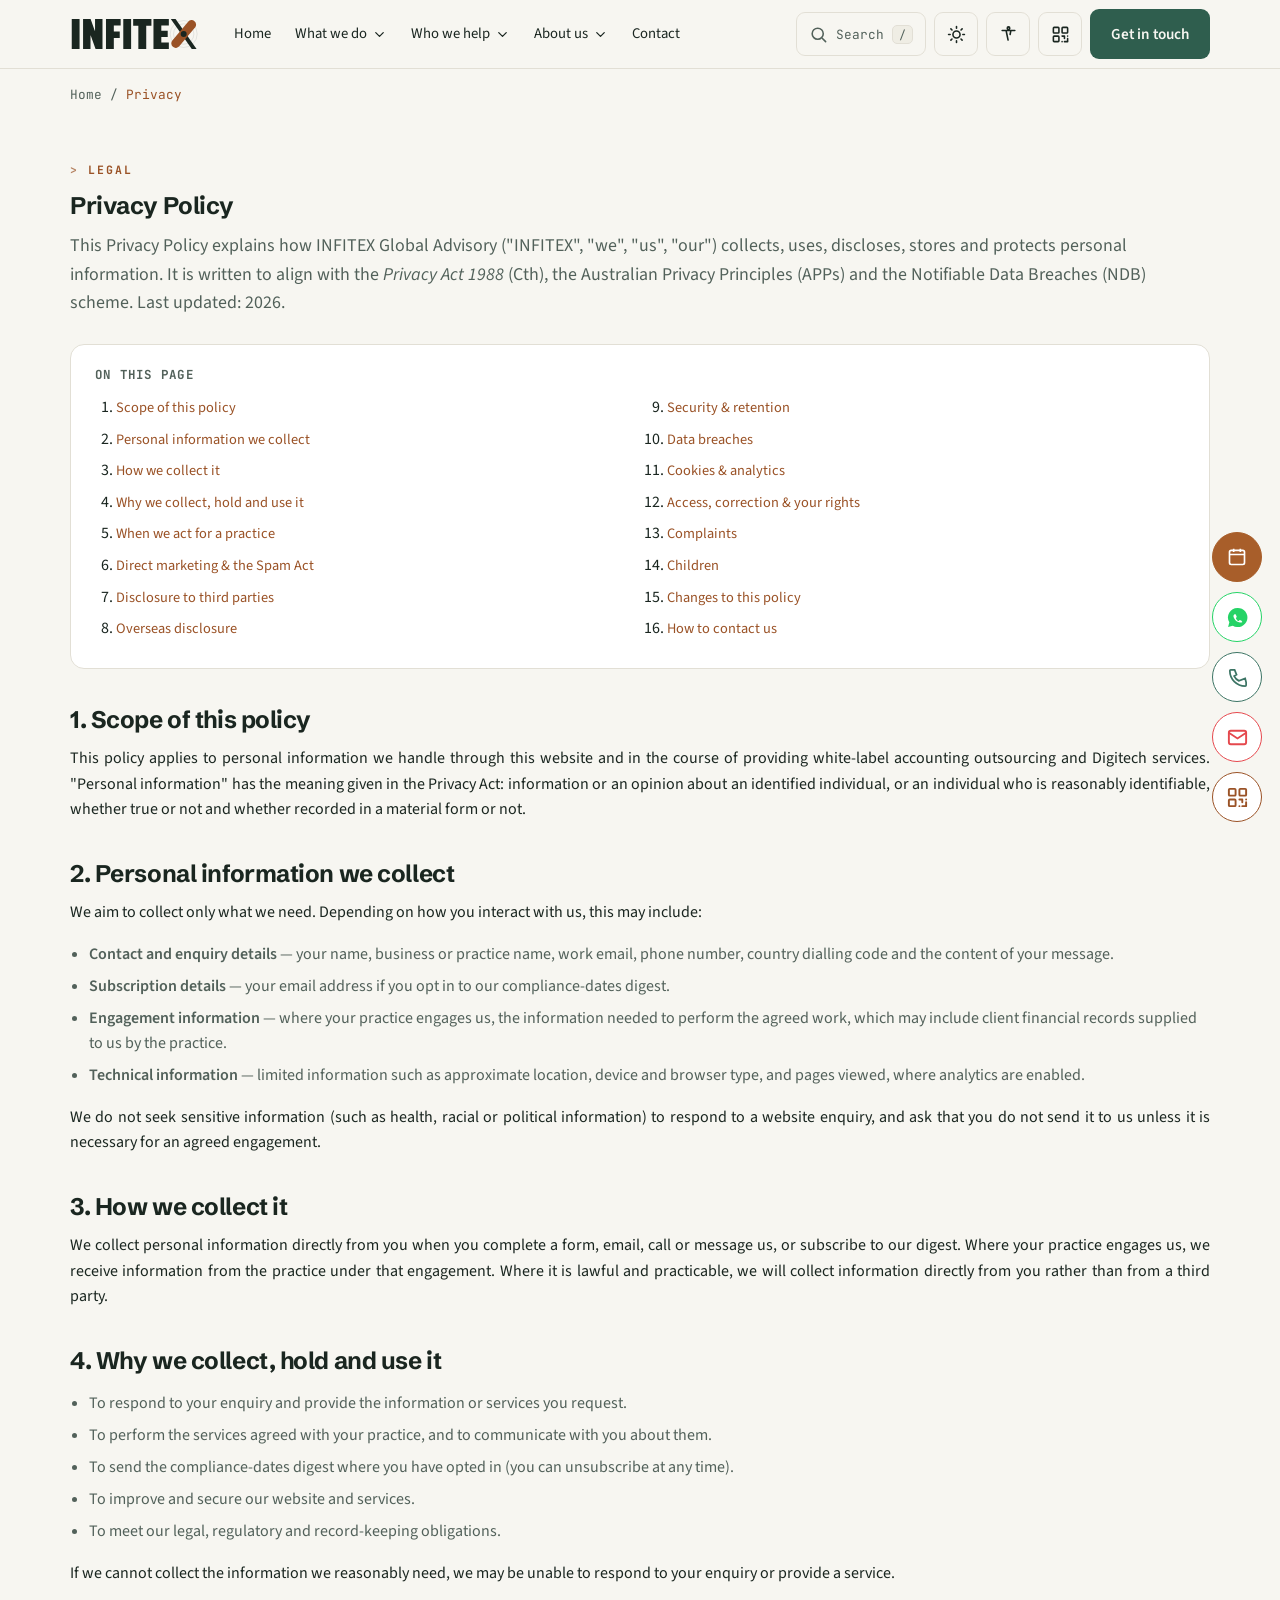
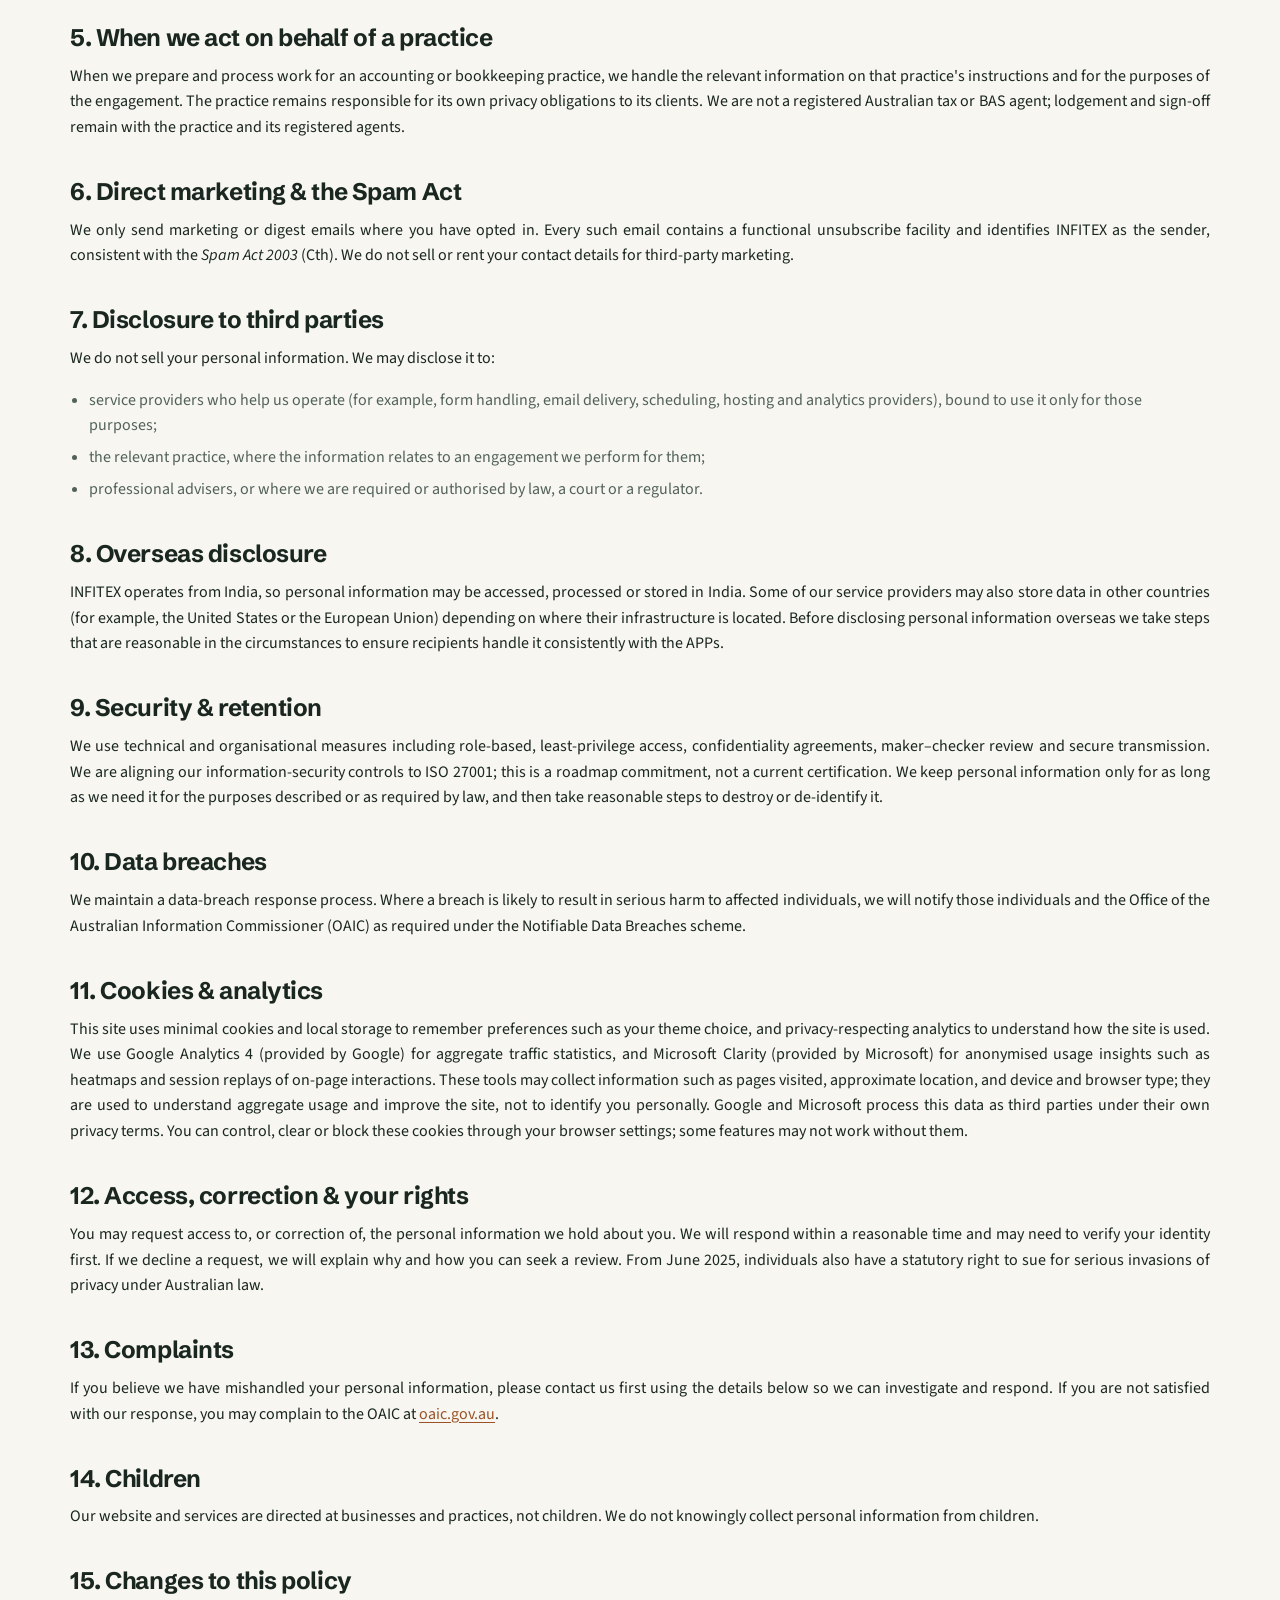
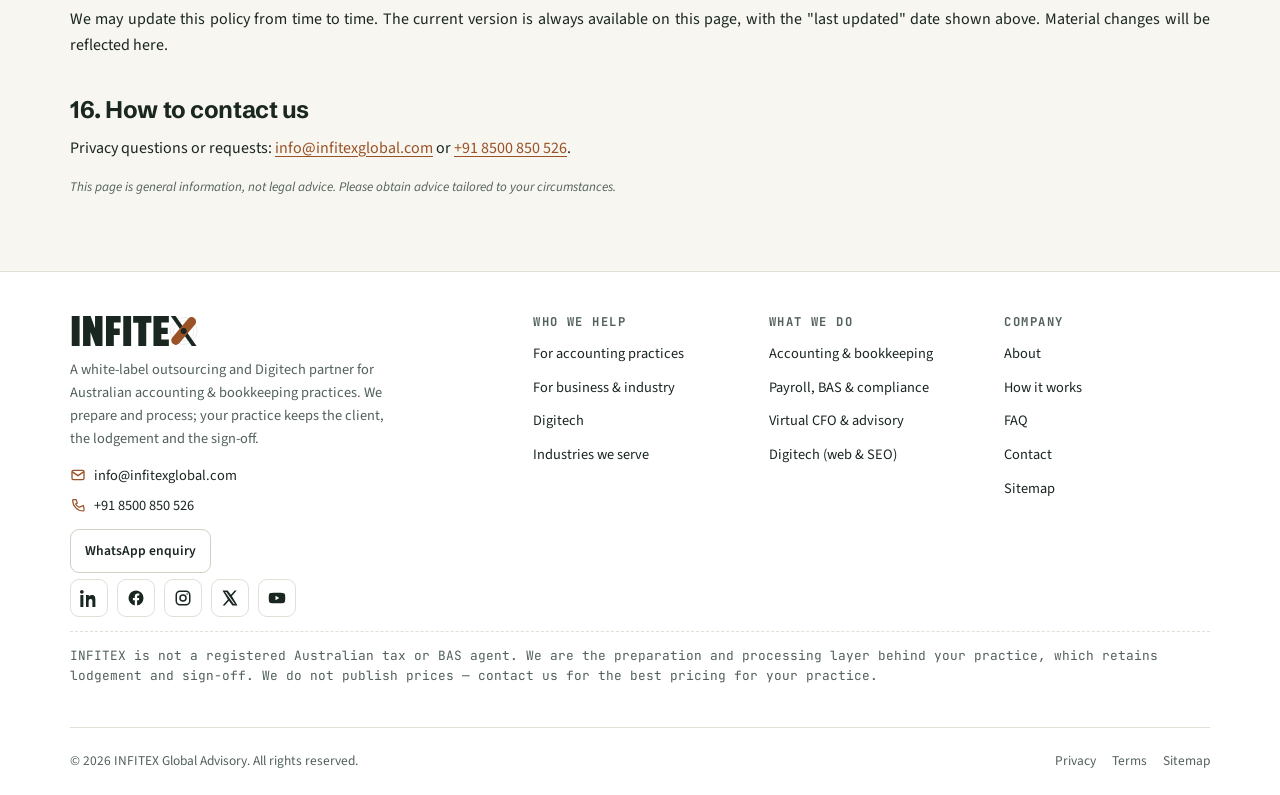
<file: privacy.html>
<!doctype html><html lang="en-AU"><head><meta charset="utf-8"><!-- Google tag (gtag.js) --><script async src="https://www.googletagmanager.com/gtag/js?id=G-7Z1QJE4YSM"></script><script>window.dataLayer=window.dataLayer||[];function gtag(){dataLayer.push(arguments);}gtag("js",new Date());gtag("config","G-7Z1QJE4YSM");</script><meta name="viewport" content="width=device-width,initial-scale=1,viewport-fit=cover"><title>Privacy Policy — INFITEX Global Advisory</title><meta name="description" content="How INFITEX Global Advisory handles personal information, aligned to the Australian Privacy Act 1988 and the Australian Privacy Principles (APPs)."><meta name="author" content="INFITEX Global Advisory"><meta name="robots" content="index,follow,max-image-preview:large,max-snippet:-1,max-video-preview:-1"><link rel="canonical" href="https://infitexglobal.com/privacy"><!-- SEO/GEO verification scaffold — replace PLACEHOLDER tokens after deploy --><meta name="google-site-verification" content="GOOGLE_SITE_VERIFICATION"><!-- <meta name="msvalidate.01" content="BING_SITE_VERIFICATION"> --><!-- <meta name="yandex-verification" content="YANDEX_SITE_VERIFICATION"> --><!-- <meta name="p:domain_verify" content="PINTEREST_SITE_VERIFICATION"> --><meta property="og:type" content="website"><meta property="og:site_name" content="INFITEX Global Advisory"><meta property="og:title" content="Privacy Policy — INFITEX Global Advisory"><meta property="og:description" content="How INFITEX Global Advisory handles personal information, aligned to the Australian Privacy Act 1988 and the Australian Privacy Principles (APPs)."><meta property="og:url" content="https://infitexglobal.com/privacy"><meta property="og:image" content="https://infitexglobal.com/og-image.png"><meta property="og:image:width" content="1200"><meta property="og:image:height" content="630"><meta property="og:image:alt" content="INFITEX Global Advisory — white-label accounting outsourcing for Australian practices"><meta property="og:locale" content="en_AU"><meta name="twitter:card" content="summary_large_image"><meta name="twitter:title" content="Privacy Policy — INFITEX Global Advisory"><meta name="twitter:description" content="How INFITEX Global Advisory handles personal information, aligned to the Australian Privacy Act 1988 and the Australian Privacy Principles (APPs)."><meta name="twitter:image" content="https://infitexglobal.com/og-image.png"><meta name="twitter:image:alt" content="INFITEX Global Advisory"><meta name="theme-color" content="#F7F6F1" media="(prefers-color-scheme: light)"><meta name="theme-color" content="#14211C" media="(prefers-color-scheme: dark)"><link rel="icon" href="favicon.svg" type="image/svg+xml"><link rel="apple-touch-icon" href="apple-touch-icon.png"><link rel="sitemap" type="application/xml" title="Sitemap" href="sitemap.xml"><script>(function(){try{var d=document.documentElement;var t=localStorage.getItem('ix-theme')||'light';d.setAttribute('data-theme',t);if(localStorage.getItem('ix-contrast')==='high')d.setAttribute('data-contrast','high');if(localStorage.getItem('ix-grayscale')==='on')d.setAttribute('data-grayscale','on');var ts=localStorage.getItem('ix-textstep');var s=[-2,0,2,4,6];if(ts!==null)d.style.setProperty('--type-scale-step',(s[parseInt(ts,10)]||0)+'px');}catch(e){}})();</script><link rel="preload" href="/fonts/schibsted-grotesk-700.woff2" as="font" type="font/woff2" crossorigin><link rel="preload" href="/fonts/source-sans-3-400.woff2" as="font" type="font/woff2" crossorigin><link rel="stylesheet" href="styles.css?v=592ddce4"><script type="application/ld+json">{"@context":"https://schema.org","@graph":[{"@context":"https://schema.org","@type":"WebPage","@id":"https://infitexglobal.com/privacy#webpage","url":"https://infitexglobal.com/privacy","name":"Privacy Policy — INFITEX Global Advisory","description":"How INFITEX Global Advisory handles personal information, aligned to the Australian Privacy Act 1988 and the Australian Privacy Principles (APPs).","inLanguage":"en-AU","isPartOf":{"@id":"https://infitexglobal.com/#website"},"about":{"@id":"https://infitexglobal.com/#organization"},"speakable":{"@type":"SpeakableSpecification","cssSelector":["h1",".answer-lede"]}},{"@context":"https://schema.org","@type":"ProfessionalService","@id":"https://infitexglobal.com/#organization","name":"INFITEX Global Advisory","alternateName":"INFITEX","slogan":"A finance team that works to your standards.","description":"INFITEX Global Advisory is an India-based, white-label accounting and bookkeeping outsourcing partner for Australian accounting practices and businesses, covering bookkeeping, payroll and STP, BAS and IAS, year-end financials, tax and SMSF, plus management reporting and Virtual CFO. The client practice always retains lodgement and sign-off. A Digitech division provides websites, business email and SEO.","url":"https://infitexglobal.com/","logo":"https://infitexglobal.com/logo.svg","image":"https://infitexglobal.com/og-image.png","email":"info@infitexglobal.com","telephone":"+91-8500-850-526","priceRange":"Contact for a tailored quote","currenciesAccepted":"AUD","areaServed":{"@type":"Country","name":"Australia"},"knowsLanguage":["en-AU","en"],"availableLanguage":["English"],"knowsAbout":["White-label accounting outsourcing","Bookkeeping","Bank reconciliations","Accounts payable and receivable","Payroll","Single Touch Payroll (STP)","BAS preparation","IAS preparation","Year-end financial statements","Company and trust tax returns","SMSF accounting","BGL","Class","Xero","XPM","MYOB","QuickBooks","Reckon","Karbon","Dext","Hubdoc","FYI Docs","Management reporting","Budgeting and forecasting","Cash-flow forecasting","Virtual CFO","Australian tax compliance"],"serviceType":["Accounting outsourcing","Bookkeeping outsourcing","Payroll outsourcing","BAS and IAS preparation","Virtual CFO","Management reporting","Web design and SEO (Digitech)"],"contactPoint":{"@type":"ContactPoint","contactType":"sales","email":"info@infitexglobal.com","telephone":"+91-8500-850-526","areaServed":"AU","availableLanguage":["en-AU","en"]},"address":{"@type":"PostalAddress","addressCountry":"IN"},"sameAs":["https://www.linkedin.com/company/infitexglobal","https://www.facebook.com/infitexglobal","https://www.instagram.com/infitexglobal","https://x.com/infitexglobal","https://www.youtube.com/@infitexglobal"]},{"@context":"https://schema.org","@type":"WebPage","name":"Privacy Policy","datePublished":"2026-06-01","dateModified":"2026-06-27","inLanguage":"en-AU","publisher":{"@id":"https://infitexglobal.com/#organization"}},{"@context":"https://schema.org","@type":"BreadcrumbList","itemListElement":[{"@type":"ListItem","position":1,"name":"Home","item":"https://infitexglobal.com/"},{"@type":"ListItem","position":2,"name":"Privacy","item":"https://infitexglobal.com/privacy"}]}]}</script><!-- Microsoft Clarity --><script>(function(c,l,a,r,i,t,y){c[a]=c[a]||function(){(c[a].q=c[a].q||[]).push(arguments)};t=l.createElement(r);t.async=1;t.src="https://www.clarity.ms/tag/"+i+"?ref=bwt";y=l.getElementsByTagName(r)[0];y.parentNode.insertBefore(t,y);})(window,document,"clarity","script","xyhvnnr2j4");</script></head><body><a class="skip-link" href="#main">Skip to content</a><header class="site-header"><div class="shell header-inner"><a class="brand" href="/" aria-label="INFITEX Global Advisory — home"><svg class="brand-logo" viewBox="0 0 309.3 72.0" role="img" aria-label="INFITEX" focusable="false"><g class="brand-word" transform="translate(0 72.00) scale(0.10465 -0.10465)"><g transform="translate(0.0 0)"><path d="M40 0V688H220V0Z"/></g><g transform="translate(260.0 0)"><path d="M327 0 216 310H211V0H40V688H213L309 421H315V688H486V0Z"/></g><g transform="translate(786.0 0)"><path d="M40 0V688H377V540H220V402H356V254H220V0Z"/></g><g transform="translate(1183.0 0)"><path d="M40 0V688H220V0Z"/></g><g transform="translate(1443.0 0)"><path d="M126 0V535H7V688H426V535H307V0Z"/></g><g transform="translate(1876.0 0)"><path d="M40 0V688H393V540H220V421H367V274H220V148H393V0Z"/></g></g><g class="brand-x"><g class="bx-ring" fill="none"><circle cx="273.11" cy="36.00" r="24.48"/><circle cx="273.11" cy="36.00" r="32.40"/></g><path class="bx-ink" d="M 242.15 0.00 L 253.67 0.00 L 304.07 72.00 L 292.55 72.00 Z"/><rect class="bx-acc" x="262.31" y="-4.32" width="21.60" height="80.64" rx="10.80" transform="rotate(40 273.11 36.00)"/><circle class="bx-dot" cx="273.11" cy="36.00" r="7.20"/></g></svg></a><nav class="nav" aria-label="Primary"><a class="nav-link" href="/">Home</a><div class="nav-item has-mega"><button type="button" class="nav-link nav-trigger" aria-expanded="false" aria-haspopup="true" aria-controls="mega-what-we-do">What we do<svg class="caret" viewBox="0 0 24 24" aria-hidden="true" focusable="false"><path d="M6 9l6 6 6-6" fill="none" stroke="currentColor" stroke-width="2" stroke-linecap="round" stroke-linejoin="round"/></svg></button><div class="mega-panel" id="mega-what-we-do" role="region" aria-label="What we do"><div class="mega-grid"><div class="mega-col"><p class="mega-h">Accounting & bookkeeping</p><ul><li><a href="/outsourcing#scope"><span class="mega-t">Bookkeeping & reconciliations</span><span class="mega-d">Books kept accurate, coded and reconciled.</span></a></li><li><a href="/outsourcing#scope"><span class="mega-t">Accounts payable & receivable</span><span class="mega-d">Bills, invoices and debtor follow-up.</span></a></li><li><a href="/outsourcing#scope"><span class="mega-t">Year-end financials</span><span class="mega-d">Financial statements to your standards.</span></a></li><li><a href="/outsourcing#scope"><span class="mega-t">Workpapers</span><span class="mega-d">Clean, traceable workpapers behind every job.</span></a></li></ul></div><div class="mega-col"><p class="mega-h">Payroll, BAS & compliance</p><ul><li><a href="/outsourcing#scope"><span class="mega-t">Payroll & STP</span><span class="mega-d">Pay runs and Single Touch Payroll, ready to lodge.</span></a></li><li><a href="/outsourcing#scope"><span class="mega-t">BAS / IAS preparation</span><span class="mega-d">Activity statements drafted for your sign-off.</span></a></li><li><a href="/outsourcing#scope"><span class="mega-t">Company & trust tax returns</span><span class="mega-d">Returns prepared; your agent signs and lodges.</span></a></li><li><a href="/outsourcing#scope"><span class="mega-t">SMSF accounts (BGL/Class)</span><span class="mega-d">Self-managed super fund accounts & workpapers.</span></a></li></ul></div><div class="mega-col"><p class="mega-h">Advisory & Virtual CFO</p><ul><li><a href="/industry#vcfo"><span class="mega-t">Virtual CFO</span><span class="mega-d">Senior finance leadership, fractionally.</span></a></li><li><a href="/industry#what"><span class="mega-t">Management accounts & reporting</span><span class="mega-d">Monthly, decision-ready reporting.</span></a></li><li><a href="/industry#what"><span class="mega-t">Budgeting & forecasting</span><span class="mega-d">Budgets, rolling forecasts and scenarios.</span></a></li><li><a href="/industry#vcfo"><span class="mega-t">Cash-flow management</span><span class="mega-d">13-week cash-flow and working-capital visibility.</span></a></li></ul></div><div class="mega-col"><p class="mega-h">Digitech</p><ul><li><a href="/digitech#services"><span class="mega-t">Web design & build</span><span class="mega-d">Fast, accessible, mobile-first websites.</span></a></li><li><a href="/digitech#services"><span class="mega-t">Domains, hosting & email</span><span class="mega-d">Set up and managed for you.</span></a></li><li><a href="/digitech#services"><span class="mega-t">SEO & Google Business Profile</span><span class="mega-d">Be found by local clients.</span></a></li><li><a href="/digitech#services"><span class="mega-t">Care & maintenance</span><span class="mega-d">Updates, backups and ongoing changes.</span></a></li></ul></div></div></div></div><div class="nav-item has-mega"><button type="button" class="nav-link nav-trigger" aria-expanded="false" aria-haspopup="true" aria-controls="mega-who-we-help">Who we help<svg class="caret" viewBox="0 0 24 24" aria-hidden="true" focusable="false"><path d="M6 9l6 6 6-6" fill="none" stroke="currentColor" stroke-width="2" stroke-linecap="round" stroke-linejoin="round"/></svg></button><div class="mega-panel" id="mega-who-we-help" role="region" aria-label="Who we help"><div class="mega-grid"><div class="mega-col"><p class="mega-h">By audience</p><ul><li><a href="/outsourcing"><span class="mega-t">For accounting practices</span><span class="mega-d">White-label back office for your firm.</span></a></li><li><a href="/industry"><span class="mega-t">For business & industry</span><span class="mega-d">A dedicated outsourced finance team.</span></a></li><li><a href="/digitech"><span class="mega-t">Digitech</span><span class="mega-d">Web, email & SEO for client-facing growth.</span></a></li></ul></div><div class="mega-col"><p class="mega-h">Industries we serve</p><ul><li><a href="/industry#industries"><span class="mega-t">Construction & trades</span><span class="mega-d">Job costing, payroll and BAS.</span></a></li><li><a href="/industry#industries"><span class="mega-t">Retail & e-commerce</span><span class="mega-d">High-volume reconciliations and reporting.</span></a></li><li><a href="/industry#industries"><span class="mega-t">Professional services</span><span class="mega-d">Clean books and management accounts.</span></a></li><li><a href="/industry#industries"><span class="mega-t">Healthcare & allied health</span><span class="mega-d">Compliant bookkeeping and payroll.</span></a></li></ul></div></div></div></div><div class="nav-item has-mega"><button type="button" class="nav-link nav-trigger" aria-expanded="false" aria-haspopup="true" aria-controls="mega-about-us">About us<svg class="caret" viewBox="0 0 24 24" aria-hidden="true" focusable="false"><path d="M6 9l6 6 6-6" fill="none" stroke="currentColor" stroke-width="2" stroke-linecap="round" stroke-linejoin="round"/></svg></button><div class="mega-panel" id="mega-about-us" role="region" aria-label="About us"><div class="mega-grid"><div class="mega-col"><p class="mega-h">Company</p><ul><li><a href="/about"><span class="mega-t">About INFITEX</span><span class="mega-d">A dependable extension of your team, native to your stack.</span></a></li><li><a href="/about#vmb"><span class="mega-t">Vision, mission & values</span><span class="mega-d">What we stand for and how we work.</span></a></li></ul></div><div class="mega-col"><p class="mega-h">Proof & answers</p><ul><li><a href="/#testimonials"><span class="mega-t">Our stories</span><span class="mega-d">What practices and businesses say about us.</span></a></li><li><a href="/#faq"><span class="mega-t">FAQ</span><span class="mega-d">Honest answers on the compliance line, security and how we work.</span></a></li></ul></div></div></div></div><a class="nav-link" href="/contact">Contact</a></nav><div class="header-tools"><button class="icon-btn search-btn" data-open-search aria-label="Search the site"><svg viewBox="0 0 24 24" fill="none" stroke="currentColor" stroke-width="2" stroke-linecap="round"><circle cx="11" cy="11" r="7"/><path d="M21 21l-4-4"/></svg><span>Search</span><kbd>/</kbd></button><button class="icon-btn" data-theme-toggle aria-label="Toggle light or dark theme" aria-pressed="false"><svg viewBox="0 0 24 24" fill="none" stroke="currentColor" stroke-width="2" stroke-linecap="round"><circle cx="12" cy="12" r="4.5"/><path d="M12 2v2M12 20v2M2 12h2M20 12h2M4.9 4.9l1.4 1.4M17.7 17.7l1.4 1.4M19.1 4.9l-1.4 1.4M6.3 17.7l-1.4 1.4"/></svg></button><button class="icon-btn" data-open-a11y aria-label="Open accessibility settings"><svg viewBox="0 0 24 24" fill="none" stroke="currentColor" stroke-width="2" stroke-linecap="round"><circle cx="12" cy="4" r="1.6"/><path d="M4 7h16M9 7l1 5 1.5 7M15 7l-1 5"/></svg></button><button class="icon-btn qr-header-btn" data-open-qr aria-label="Show QR code to save our contact" title="Save our contact (QR)"><svg viewBox="0 0 24 24" fill="none" stroke="currentColor" stroke-width="2" stroke-linecap="round" stroke-linejoin="round"><rect x="3" y="3" width="7" height="7" rx="1"/><rect x="14" y="3" width="7" height="7" rx="1"/><rect x="3" y="14" width="7" height="7" rx="1"/><path d="M14 14h3v3M21 14v.01M14 21h.01M17 21h4v-4M21 17v.01"/></svg></button><a class="btn btn-primary header-cta" href="/contact">Get in touch</a><button class="icon-btn hamburger" data-open-nav aria-label="Open menu" aria-expanded="false"><svg viewBox="0 0 24 24" fill="none" stroke="currentColor" stroke-width="2" stroke-linecap="round"><path d="M3 6h18M3 12h18M3 18h18"/></svg></button></div></div></header><div class="mobile-nav" id="mobileNav" aria-hidden="true"><div class="mobile-nav-top"><a class="brand" href="/" aria-label="INFITEX home"><svg class="brand-logo" viewBox="0 0 309.3 72.0" role="img" aria-label="INFITEX" focusable="false"><g class="brand-word" transform="translate(0 72.00) scale(0.10465 -0.10465)"><g transform="translate(0.0 0)"><path d="M40 0V688H220V0Z"/></g><g transform="translate(260.0 0)"><path d="M327 0 216 310H211V0H40V688H213L309 421H315V688H486V0Z"/></g><g transform="translate(786.0 0)"><path d="M40 0V688H377V540H220V402H356V254H220V0Z"/></g><g transform="translate(1183.0 0)"><path d="M40 0V688H220V0Z"/></g><g transform="translate(1443.0 0)"><path d="M126 0V535H7V688H426V535H307V0Z"/></g><g transform="translate(1876.0 0)"><path d="M40 0V688H393V540H220V421H367V274H220V148H393V0Z"/></g></g><g class="brand-x"><g class="bx-ring" fill="none"><circle cx="273.11" cy="36.00" r="24.48"/><circle cx="273.11" cy="36.00" r="32.40"/></g><path class="bx-ink" d="M 242.15 0.00 L 253.67 0.00 L 304.07 72.00 L 292.55 72.00 Z"/><rect class="bx-acc" x="262.31" y="-4.32" width="21.60" height="80.64" rx="10.80" transform="rotate(40 273.11 36.00)"/><circle class="bx-dot" cx="273.11" cy="36.00" r="7.20"/></g></svg></a><button class="icon-btn" data-close-nav aria-label="Close menu"><svg viewBox="0 0 24 24" fill="none" stroke="currentColor" stroke-width="2" stroke-linecap="round"><path d="M6 6l12 12M18 6L6 18"/></svg></button></div><nav aria-label="Mobile"><a class="m-link" href="/">Home</a><div class="m-acc"><button type="button" class="m-acc-btn" aria-expanded="false" aria-controls="macc-what-we-do">What we do<svg class="caret" viewBox="0 0 24 24" aria-hidden="true" focusable="false"><path d="M6 9l6 6 6-6" fill="none" stroke="currentColor" stroke-width="2" stroke-linecap="round" stroke-linejoin="round"/></svg></button><div class="m-acc-panel" id="macc-what-we-do"><p class="m-group">Accounting & bookkeeping</p><a class="m-sublink" href="/outsourcing#scope">Bookkeeping & reconciliations</a><a class="m-sublink" href="/outsourcing#scope">Accounts payable & receivable</a><a class="m-sublink" href="/outsourcing#scope">Year-end financials</a><a class="m-sublink" href="/outsourcing#scope">Workpapers</a><p class="m-group">Payroll, BAS & compliance</p><a class="m-sublink" href="/outsourcing#scope">Payroll & STP</a><a class="m-sublink" href="/outsourcing#scope">BAS / IAS preparation</a><a class="m-sublink" href="/outsourcing#scope">Company & trust tax returns</a><a class="m-sublink" href="/outsourcing#scope">SMSF accounts (BGL/Class)</a><p class="m-group">Advisory & Virtual CFO</p><a class="m-sublink" href="/industry#vcfo">Virtual CFO</a><a class="m-sublink" href="/industry#what">Management accounts & reporting</a><a class="m-sublink" href="/industry#what">Budgeting & forecasting</a><a class="m-sublink" href="/industry#vcfo">Cash-flow management</a><p class="m-group">Digitech</p><a class="m-sublink" href="/digitech#services">Web design & build</a><a class="m-sublink" href="/digitech#services">Domains, hosting & email</a><a class="m-sublink" href="/digitech#services">SEO & Google Business Profile</a><a class="m-sublink" href="/digitech#services">Care & maintenance</a></div></div><div class="m-acc"><button type="button" class="m-acc-btn" aria-expanded="false" aria-controls="macc-who-we-help">Who we help<svg class="caret" viewBox="0 0 24 24" aria-hidden="true" focusable="false"><path d="M6 9l6 6 6-6" fill="none" stroke="currentColor" stroke-width="2" stroke-linecap="round" stroke-linejoin="round"/></svg></button><div class="m-acc-panel" id="macc-who-we-help"><p class="m-group">By audience</p><a class="m-sublink" href="/outsourcing">For accounting practices</a><a class="m-sublink" href="/industry">For business & industry</a><a class="m-sublink" href="/digitech">Digitech</a><p class="m-group">Industries we serve</p><a class="m-sublink" href="/industry#industries">Construction & trades</a><a class="m-sublink" href="/industry#industries">Retail & e-commerce</a><a class="m-sublink" href="/industry#industries">Professional services</a><a class="m-sublink" href="/industry#industries">Healthcare & allied health</a></div></div><div class="m-acc"><button type="button" class="m-acc-btn" aria-expanded="false" aria-controls="macc-about-us">About us<svg class="caret" viewBox="0 0 24 24" aria-hidden="true" focusable="false"><path d="M6 9l6 6 6-6" fill="none" stroke="currentColor" stroke-width="2" stroke-linecap="round" stroke-linejoin="round"/></svg></button><div class="m-acc-panel" id="macc-about-us"><p class="m-group">Company</p><a class="m-sublink" href="/about">About INFITEX</a><a class="m-sublink" href="/about#vmb">Vision, mission & values</a><p class="m-group">Proof & answers</p><a class="m-sublink" href="/#testimonials">Our stories</a><a class="m-sublink" href="/#faq">FAQ</a></div></div><a class="m-link" href="/contact">Contact</a></nav><div style="margin-top:24px;display:flex;gap:10px;flex-wrap:wrap"><button class="btn btn-ghost" data-open-wa>WhatsApp us</button><a class="btn btn-primary" href="/contact">Get in touch</a></div></div><main id="main"><div class="shell"><nav class="crumbs" aria-label="Breadcrumb"><a href="/">Home</a> / <span>Privacy</span></nav></div><section class="section"><div class="shell legal-shell"><span class="eyebrow">Legal</span><h1>Privacy Policy</h1><p class="lead">This Privacy Policy explains how INFITEX Global Advisory ("INFITEX", "we", "us", "our") collects, uses, discloses, stores and protects personal information. It is written to align with the <em>Privacy Act 1988</em> (Cth), the Australian Privacy Principles (APPs) and the Notifiable Data Breaches (NDB) scheme. Last updated: <span data-year>2026</span>.</p><div class="legal-toc"><strong>On this page</strong><ol><li><a href="#p-scope">Scope of this policy</a></li><li><a href="#p-collect">Personal information we collect</a></li><li><a href="#p-how">How we collect it</a></li><li><a href="#p-why">Why we collect, hold and use it</a></li><li><a href="#p-controller">When we act for a practice</a></li><li><a href="#p-marketing">Direct marketing &amp; the Spam Act</a></li><li><a href="#p-disclose">Disclosure to third parties</a></li><li><a href="#p-overseas">Overseas disclosure</a></li><li><a href="#p-security">Security &amp; retention</a></li><li><a href="#p-breach">Data breaches</a></li><li><a href="#p-cookies">Cookies &amp; analytics</a></li><li><a href="#p-rights">Access, correction &amp; your rights</a></li><li><a href="#p-complaints">Complaints</a></li><li><a href="#p-children">Children</a></li><li><a href="#p-changes">Changes to this policy</a></li><li><a href="#p-contact">How to contact us</a></li></ol></div><div class="prose"><h2 id="p-scope">1. Scope of this policy</h2><p>This policy applies to personal information we handle through this website and in the course of providing white-label accounting outsourcing and Digitech services. "Personal information" has the meaning given in the Privacy Act: information or an opinion about an identified individual, or an individual who is reasonably identifiable, whether true or not and whether recorded in a material form or not.</p><h2 id="p-collect">2. Personal information we collect</h2><p>We aim to collect only what we need. Depending on how you interact with us, this may include:</p><ul><li><strong>Contact and enquiry details</strong> — your name, business or practice name, work email, phone number, country dialling code and the content of your message.</li><li><strong>Subscription details</strong> — your email address if you opt in to our compliance-dates digest.</li><li><strong>Engagement information</strong> — where your practice engages us, the information needed to perform the agreed work, which may include client financial records supplied to us by the practice.</li><li><strong>Technical information</strong> — limited information such as approximate location, device and browser type, and pages viewed, where analytics are enabled.</li></ul><p>We do not seek sensitive information (such as health, racial or political information) to respond to a website enquiry, and ask that you do not send it to us unless it is necessary for an agreed engagement.</p><h2 id="p-how">3. How we collect it</h2><p>We collect personal information directly from you when you complete a form, email, call or message us, or subscribe to our digest. Where your practice engages us, we receive information from the practice under that engagement. Where it is lawful and practicable, we will collect information directly from you rather than from a third party.</p><h2 id="p-why">4. Why we collect, hold and use it</h2><ul><li>To respond to your enquiry and provide the information or services you request.</li><li>To perform the services agreed with your practice, and to communicate with you about them.</li><li>To send the compliance-dates digest where you have opted in (you can unsubscribe at any time).</li><li>To improve and secure our website and services.</li><li>To meet our legal, regulatory and record-keeping obligations.</li></ul><p>If we cannot collect the information we reasonably need, we may be unable to respond to your enquiry or provide a service.</p><h2 id="p-controller">5. When we act on behalf of a practice</h2><p>When we prepare and process work for an accounting or bookkeeping practice, we handle the relevant information on that practice's instructions and for the purposes of the engagement. The practice remains responsible for its own privacy obligations to its clients. We are not a registered Australian tax or BAS agent; lodgement and sign-off remain with the practice and its registered agents.</p><h2 id="p-marketing">6. Direct marketing &amp; the Spam Act</h2><p>We only send marketing or digest emails where you have opted in. Every such email contains a functional unsubscribe facility and identifies INFITEX as the sender, consistent with the <em>Spam Act 2003</em> (Cth). We do not sell or rent your contact details for third-party marketing.</p><h2 id="p-disclose">7. Disclosure to third parties</h2><p>We do not sell your personal information. We may disclose it to:</p><ul><li>service providers who help us operate (for example, form handling, email delivery, scheduling, hosting and analytics providers), bound to use it only for those purposes;</li><li>the relevant practice, where the information relates to an engagement we perform for them;</li><li>professional advisers, or where we are required or authorised by law, a court or a regulator.</li></ul><h2 id="p-overseas">8. Overseas disclosure</h2><p>INFITEX operates from India, so personal information may be accessed, processed or stored in India. Some of our service providers may also store data in other countries (for example, the United States or the European Union) depending on where their infrastructure is located. Before disclosing personal information overseas we take steps that are reasonable in the circumstances to ensure recipients handle it consistently with the APPs.</p><h2 id="p-security">9. Security &amp; retention</h2><p>We use technical and organisational measures including role-based, least-privilege access, confidentiality agreements, maker–checker review and secure transmission. We are aligning our information-security controls to ISO 27001; this is a roadmap commitment, not a current certification. We keep personal information only for as long as we need it for the purposes described or as required by law, and then take reasonable steps to destroy or de-identify it.</p><h2 id="p-breach">10. Data breaches</h2><p>We maintain a data-breach response process. Where a breach is likely to result in serious harm to affected individuals, we will notify those individuals and the Office of the Australian Information Commissioner (OAIC) as required under the Notifiable Data Breaches scheme.</p><h2 id="p-cookies">11. Cookies &amp; analytics</h2><p>This site uses minimal cookies and local storage to remember preferences such as your theme choice, and privacy-respecting analytics to understand how the site is used. We use Google Analytics 4 (provided by Google) for aggregate traffic statistics, and Microsoft Clarity (provided by Microsoft) for anonymised usage insights such as heatmaps and session replays of on-page interactions. These tools may collect information such as pages visited, approximate location, and device and browser type; they are used to understand aggregate usage and improve the site, not to identify you personally. Google and Microsoft process this data as third parties under their own privacy terms. You can control, clear or block these cookies through your browser settings; some features may not work without them.</p><h2 id="p-rights">12. Access, correction &amp; your rights</h2><p>You may request access to, or correction of, the personal information we hold about you. We will respond within a reasonable time and may need to verify your identity first. If we decline a request, we will explain why and how you can seek a review. From June 2025, individuals also have a statutory right to sue for serious invasions of privacy under Australian law.</p><h2 id="p-complaints">13. Complaints</h2><p>If you believe we have mishandled your personal information, please contact us first using the details below so we can investigate and respond. If you are not satisfied with our response, you may complain to the OAIC at <a href="https://www.oaic.gov.au" rel="noopener" target="_blank">oaic.gov.au</a>.</p><h2 id="p-children">14. Children</h2><p>Our website and services are directed at businesses and practices, not children. We do not knowingly collect personal information from children.</p><h2 id="p-changes">15. Changes to this policy</h2><p>We may update this policy from time to time. The current version is always available on this page, with the "last updated" date shown above. Material changes will be reflected here.</p><h2 id="p-contact">16. How to contact us</h2><p>Privacy questions or requests: <a href="mailto:info@infitexglobal.com">info@infitexglobal.com</a> or <a href="tel:+918500850526">+91 8500 850 526</a>.</p><p class="note">This page is general information, not legal advice. Please obtain advice tailored to your circumstances.</p></div></div></section></main><dialog id="a11yDialog" aria-label="Accessibility settings"><div class="dialog-card"><div class="dialog-head"><h2>Accessibility</h2><button class="icon-btn" data-close aria-label="Close"><svg viewBox="0 0 24 24" fill="none" stroke="currentColor" stroke-width="2" stroke-linecap="round"><path d="M6 6l12 12M18 6L6 18"/></svg></button></div><div class="dialog-body"><div class="form-row"><label class="lbl">Text size</label><div style="display:flex;gap:8px"><button class="btn btn-ghost" data-text="dec" aria-label="Decrease text size">A–</button><button class="btn btn-ghost" data-text="reset" aria-label="Reset text size">Reset</button><button class="btn btn-ghost" data-text="inc" aria-label="Increase text size">A+</button></div></div><div class="form-row"><label class="lbl">Theme</label><button class="btn btn-ghost" data-theme-toggle aria-pressed="false"><span data-theme-label>Light</span> mode</button></div><div class="form-row"><label class="lbl">High contrast</label><button class="btn btn-ghost" data-contrast-toggle aria-pressed="false">Toggle high contrast</button></div><div class="form-row"><label class="lbl">Grayscale</label><button class="btn btn-ghost" data-gray-toggle aria-pressed="false">Toggle grayscale</button></div><p class="form-note">Your preferences are saved on this device.</p></div></div></dialog><dialog id="waDialog" aria-label="WhatsApp enquiry"><div class="dialog-card"><form id="waForm" novalidate><div class="dialog-head"><h2>WhatsApp enquiry</h2><button type="button" class="icon-btn" data-close aria-label="Close"><svg viewBox="0 0 24 24" fill="none" stroke="currentColor" stroke-width="2" stroke-linecap="round"><path d="M6 6l12 12M18 6L6 18"/></svg></button></div><div class="dialog-body"><p class="form-note" style="margin-bottom:16px">We'll draft a tidy message and open WhatsApp for you to send.</p><div class="form-row"><label class="lbl" for="wa-name">Name <span class="req">*</span></label><input class="input" id="wa-name" name="name" type="text" autocomplete="name" required><span class="field-err">Please enter your name (letters, at least 2 characters).</span></div><div class="form-row"><label class="lbl" for="wa-email">Work email <span class="req">*</span></label><input class="input" id="wa-email" name="email" type="email" autocomplete="email" inputmode="email" required><span class="field-err">Please enter a valid email address.</span></div><div class="form-row"><label class="lbl" for="wa-mobile">Mobile <span class="req">*</span></label><div class="tel-wrap"><div class="cc-combo" data-cc><input class="cc-input" type="text" inputmode="tel" aria-label="Country dialing code" value="+61" autocomplete="off"><div class="cc-list" role="listbox" aria-label="Country dialing codes"></div></div><input class="input tel-num" id="wa-mobile" name="mobile_local" type="tel" inputmode="numeric" maxlength="10" placeholder="4XX XXX XXX" aria-label="Mobile number (10 digits)"></div><span class="field-err">Enter a 10-digit mobile number (digits only).</span></div><div class="form-row"><label class="lbl" for="wa-company">Business name <span class="req">*</span></label><input class="input" id="wa-company" name="company" type="text" autocomplete="organization" required><span class="field-err">Please enter your business name.</span></div><div class="form-row"><label class="lbl" for="wa-interest">Enquiring about</label><select class="input" id="wa-interest" name="interest"><option value="">Choose a topic…</option><option>Accounting outsourcing</option><option>Bookkeeping &amp; reconciliations</option><option>Payroll &amp; STP</option><option>BAS / IAS preparation</option><option>Year-end financials &amp; tax</option><option>SMSF accounts</option><option>A low-risk pilot</option><option>Digitech (website / SEO)</option><option>Something else</option></select></div><div class="form-row"><label class="lbl" for="wa-message">Message</label><textarea class="input" id="wa-message" name="message" placeholder="A line or two about your practice and what you need help with."></textarea><span class="field-err">Please add a short message (at least 10 characters).</span></div><input type="text" class="hp" name="botcheck" tabindex="-1" autocomplete="off" aria-hidden="true"><p class="form-status" id="waStatus" role="status"></p></div><div class="dialog-foot"><button type="button" class="btn btn-ghost" data-close>Cancel</button><button type="submit" class="btn btn-primary">Draft &amp; open WhatsApp</button></div></form></div></dialog><dialog id="mailDialog" aria-label="Email enquiry"><div class="dialog-card"><form id="mailForm" novalidate><div class="dialog-head"><h2>Email enquiry</h2><button type="button" class="icon-btn" data-close aria-label="Close"><svg viewBox="0 0 24 24" fill="none" stroke="currentColor" stroke-width="2" stroke-linecap="round"><path d="M6 6l12 12M18 6L6 18"/></svg></button></div><div class="dialog-body"><p class="form-note" style="margin-bottom:16px">We'll draft a tidy email and open your mail app for you to send.</p><div class="form-row"><label class="lbl" for="mail-name">Name <span class="req">*</span></label><input class="input" id="mail-name" name="name" type="text" autocomplete="name" required><span class="field-err">Please enter your name (letters, at least 2 characters).</span></div><div class="form-row"><label class="lbl" for="mail-email">Work email <span class="req">*</span></label><input class="input" id="mail-email" name="email" type="email" autocomplete="email" inputmode="email" required><span class="field-err">Please enter a valid email address.</span></div><div class="form-row"><label class="lbl" for="mail-mobile">Mobile <span class="req">*</span></label><div class="tel-wrap"><div class="cc-combo" data-cc><input class="cc-input" type="text" inputmode="tel" aria-label="Country dialing code" value="+61" autocomplete="off"><div class="cc-list" role="listbox" aria-label="Country dialing codes"></div></div><input class="input tel-num" id="mail-mobile" name="mobile_local" type="tel" inputmode="numeric" maxlength="10" placeholder="4XX XXX XXX" aria-label="Mobile number (10 digits)"></div><span class="field-err">Enter a 10-digit mobile number (digits only).</span></div><div class="form-row"><label class="lbl" for="mail-company">Business name <span class="req">*</span></label><input class="input" id="mail-company" name="company" type="text" autocomplete="organization" required><span class="field-err">Please enter your business name.</span></div><div class="form-row"><label class="lbl" for="mail-interest">Enquiring about</label><select class="input" id="mail-interest" name="interest"><option value="">Choose a topic…</option><option>Accounting outsourcing</option><option>Bookkeeping &amp; reconciliations</option><option>Payroll &amp; STP</option><option>BAS / IAS preparation</option><option>Year-end financials &amp; tax</option><option>SMSF accounts</option><option>A low-risk pilot</option><option>Digitech (website / SEO)</option><option>Something else</option></select></div><div class="form-row"><label class="lbl" for="mail-message">Message</label><textarea class="input" id="mail-message" name="message" placeholder="A line or two about your practice and what you need help with."></textarea><span class="field-err">Please add a short message (at least 10 characters).</span></div><input type="text" class="hp" name="botcheck" tabindex="-1" autocomplete="off" aria-hidden="true"><p class="form-status" id="mailStatus" role="status"></p></div><div class="dialog-foot"><button type="button" class="btn btn-ghost" data-close>Cancel</button><button type="submit" class="btn btn-primary">Draft &amp; open email</button></div></form></div></dialog><dialog id="qrDialog" aria-label="Save our contact"><div class="dialog-card qr-dialog-card"><div class="dialog-head"><h2>Save our contact</h2><button type="button" class="icon-btn" data-close aria-label="Close"><svg viewBox="0 0 24 24" fill="none" stroke="currentColor" stroke-width="2" stroke-linecap="round"><path d="M6 6l12 12M18 6L6 18"/></svg></button></div><div class="dialog-body" style="text-align:center"><p class="form-note" style="margin-bottom:16px">Scan with your phone camera — iPhone or Android — to save INFITEX Global Advisory to your contacts.</p><div class="qr-dialog-img"><img src="infitex-contact-qr.svg" alt="QR code to save INFITEX Global Advisory contact details" width="220" height="220"></div><p class="form-note" style="margin-top:14px">Or reach us directly:<br><a href="mailto:info@infitexglobal.com">info@infitexglobal.com</a> · <a href="tel:+918500850526">+91 8500 850 526</a></p></div></div></dialog><div class="search-overlay" id="searchOverlay" aria-hidden="true" role="dialog" aria-label="Search"><div class="search-panel"><div class="search-input-row"><svg viewBox="0 0 24 24" fill="none" stroke="currentColor" stroke-width="2" stroke-linecap="round"><circle cx="11" cy="11" r="7"/><path d="M21 21l-4-4"/></svg><input id="searchInput" type="text" placeholder="Search pages, services, FAQs…" aria-label="Search" autocomplete="off"></div><div class="search-results" id="searchResults"></div><div class="search-foot"><span>Up / Down to navigate</span><span>Enter to open</span><span>Esc to close</span></div></div></div><div class="fab"><a class="fab-cta" data-booking href="/contact" data-fab-label="Book a 15-min call" role="button" aria-label="Book a 15-min call"><svg viewBox="0 0 24 24" fill="none" stroke="currentColor" stroke-width="2"><rect x="3" y="4" width="18" height="17" rx="2"/><path d="M3 9h18M8 2v4M16 2v4"/></svg></a><a class="wa" href="#" data-open-wa data-fab-label="WhatsApp us" role="button" aria-label="WhatsApp us"><svg viewBox="0 0 24 24" fill="currentColor"><path d="M12 2a9.9 9.9 0 0 0-8.5 15l-1.3 4.8 4.9-1.3A10 10 0 1 0 12 2Zm5.6 14.1c-.2.6-1.2 1.2-1.7 1.2s-1 .2-3.3-.7-3.7-3.2-3.8-3.4-1-1.3-1-2.4.6-1.7.8-1.9.4-.3.6-.3h.5c.2 0 .4 0 .6.5l.8 1.9c.1.2.1.4 0 .5l-.3.5-.4.4c-.1.1-.3.3-.1.5l.9 1.4c.6.9 1.4 1.2 1.6 1.3s.4.1.5 0l.7-.8c.2-.2.3-.2.5-.1l1.7.8c.2.1.4.2.4.3.1.2.1.7-.1 1.3Z"/></svg></a><a class="callfab" href="tel:+918500850526" data-fab-label="Call +91 8500 850 526" aria-label="Call +91 8500 850 526"><svg viewBox="0 0 24 24" fill="none" stroke="currentColor" stroke-width="1.8"><path d="M5 4h4l2 5-2.5 1.5a11 11 0 0 0 5 5L20 13l1 4v3a1 1 0 0 1-1 1A16 16 0 0 1 4 5a1 1 0 0 1 1-1Z"/></svg></a><button class="mailfab" data-open-mail data-fab-label="Email us" aria-label="Email us"><svg viewBox="0 0 24 24" fill="none" stroke="currentColor" stroke-width="2"><rect x="3" y="5" width="18" height="14" rx="2"/><path d="M3 7l9 6 9-6"/></svg></button><button class="qrfab" data-open-qr data-fab-label="Save our contact" aria-label="Show QR code to save our contact"><svg viewBox="0 0 24 24" fill="none" stroke="currentColor" stroke-width="2" stroke-linecap="round" stroke-linejoin="round"><rect x="3" y="3" width="7" height="7" rx="1"/><rect x="14" y="3" width="7" height="7" rx="1"/><rect x="3" y="14" width="7" height="7" rx="1"/><path d="M14 14h3v3M21 14v.01M14 21h.01M17 21h4v-4M21 17v.01"/></svg></button><button id="backTop" aria-label="Back to top"><svg viewBox="0 0 24 24" fill="none" stroke="currentColor" stroke-width="2" stroke-linecap="round"><path d="M12 19V5M5 12l7-7 7 7"/></svg></button></div><footer class="site-footer"><div class="shell"><div class="footer-top"><div class="footer-brand"><a class="brand" href="/" aria-label="INFITEX home"><svg class="brand-logo" viewBox="0 0 309.3 72.0" role="img" aria-label="INFITEX" focusable="false"><g class="brand-word" transform="translate(0 72.00) scale(0.10465 -0.10465)"><g transform="translate(0.0 0)"><path d="M40 0V688H220V0Z"/></g><g transform="translate(260.0 0)"><path d="M327 0 216 310H211V0H40V688H213L309 421H315V688H486V0Z"/></g><g transform="translate(786.0 0)"><path d="M40 0V688H377V540H220V402H356V254H220V0Z"/></g><g transform="translate(1183.0 0)"><path d="M40 0V688H220V0Z"/></g><g transform="translate(1443.0 0)"><path d="M126 0V535H7V688H426V535H307V0Z"/></g><g transform="translate(1876.0 0)"><path d="M40 0V688H393V540H220V421H367V274H220V148H393V0Z"/></g></g><g class="brand-x"><g class="bx-ring" fill="none"><circle cx="273.11" cy="36.00" r="24.48"/><circle cx="273.11" cy="36.00" r="32.40"/></g><path class="bx-ink" d="M 242.15 0.00 L 253.67 0.00 L 304.07 72.00 L 292.55 72.00 Z"/><rect class="bx-acc" x="262.31" y="-4.32" width="21.60" height="80.64" rx="10.80" transform="rotate(40 273.11 36.00)"/><circle class="bx-dot" cx="273.11" cy="36.00" r="7.20"/></g></svg></a><p class="footer-blurb">A white-label outsourcing and Digitech partner for Australian accounting &amp; bookkeeping practices. We prepare and process; your practice keeps the client, the lodgement and the sign-off.</p><ul class="footer-contact"><li><svg viewBox="0 0 24 24" fill="none" stroke="currentColor" stroke-width="2"><rect x="3" y="5" width="18" height="14" rx="2"/><path d="M3 7l9 6 9-6"/></svg><a href="mailto:info@infitexglobal.com">info@infitexglobal.com</a></li><li><svg viewBox="0 0 24 24" fill="none" stroke="currentColor" stroke-width="1.8"><path d="M5 4h4l2 5-2.5 1.5a11 11 0 0 0 5 5L20 13l1 4v3a1 1 0 0 1-1 1A16 16 0 0 1 4 5a1 1 0 0 1 1-1Z"/></svg><a href="tel:+918500850526">+91 8500 850 526</a></li></ul><button class="btn btn-ghost btn-sm" data-open-wa>WhatsApp enquiry</button><div class="socials"><a href="https://www.linkedin.com/company/infitexglobal" aria-label="INFITEX on LinkedIn" rel="me noopener" target="_blank"><svg viewBox="0 0 24 24" fill="currentColor"><path d="M4.98 3.5A2.5 2.5 0 1 1 0 3.5a2.5 2.5 0 0 1 4.98 0ZM.5 8h4V24h-4V8Zm7.5 0h3.8v2.2h.1c.5-1 1.8-2.2 3.8-2.2 4 0 4.8 2.6 4.8 6V24h-4v-6.9c0-1.7 0-3.8-2.3-3.8s-2.7 1.8-2.7 3.7V24H8V8Z"/></svg></a><a href="https://www.facebook.com/infitexglobal" aria-label="INFITEX on Facebook" rel="me noopener" target="_blank"><svg viewBox="0 0 24 24" fill="currentColor"><path d="M22 12a10 10 0 1 0-11.6 9.9v-7H7.9V12h2.5V9.8c0-2.5 1.5-3.9 3.8-3.9 1.1 0 2.2.2 2.2.2v2.5h-1.3c-1.2 0-1.6.8-1.6 1.6V12h2.8l-.4 2.9h-2.4v7A10 10 0 0 0 22 12Z"/></svg></a><a href="https://www.instagram.com/infitexglobal" aria-label="INFITEX on Instagram" rel="me noopener" target="_blank"><svg viewBox="0 0 24 24" fill="none" stroke="currentColor" stroke-width="2"><rect x="3" y="3" width="18" height="18" rx="5"/><circle cx="12" cy="12" r="4"/><circle cx="17.5" cy="6.5" r="1" fill="currentColor" stroke="none"/></svg></a><a href="https://x.com/infitexglobal" aria-label="INFITEX on X" rel="me noopener" target="_blank"><svg viewBox="0 0 24 24" fill="currentColor"><path d="M18.2 2H21l-6.5 7.4L22 22h-6.8l-4.7-6.2L5 22H2.2l7-8L2 2h6.9l4.3 5.7L18.2 2Zm-1.2 18h1.5L7.1 3.9H5.5L17 20Z"/></svg></a><a href="https://www.youtube.com/@infitexglobal" aria-label="INFITEX on YouTube" rel="me noopener" target="_blank"><svg viewBox="0 0 24 24" fill="currentColor"><path d="M23 12s0-3.2-.4-4.7a2.5 2.5 0 0 0-1.8-1.8C19.3 5 12 5 12 5s-7.3 0-8.8.4A2.5 2.5 0 0 0 1.4 7.2C1 8.8 1 12 1 12s0 3.2.4 4.7a2.5 2.5 0 0 0 1.8 1.8C4.7 19 12 19 12 19s7.3 0 8.8-.4a2.5 2.5 0 0 0 1.8-1.8C23 15.2 23 12 23 12ZM10 15V9l5 3-5 3Z"/></svg></a></div></div><div class="footer-cols"><div class="footer-col"><h4>Who we help</h4><ul><li><a href="/outsourcing">For accounting practices</a></li><li><a href="/industry">For business &amp; industry</a></li><li><a href="/digitech">Digitech</a></li><li><a href="/industry#industries">Industries we serve</a></li></ul></div><div class="footer-col"><h4>What we do</h4><ul><li><a href="/outsourcing#scope">Accounting &amp; bookkeeping</a></li><li><a href="/outsourcing#scope">Payroll, BAS &amp; compliance</a></li><li><a href="/industry#vcfo">Virtual CFO &amp; advisory</a></li><li><a href="/digitech#services">Digitech (web &amp; SEO)</a></li></ul></div><div class="footer-col"><h4>Company</h4><ul><li><a href="/about">About</a></li><li><a href="/outsourcing#how">How it works</a></li><li><a href="/#faq">FAQ</a></li><li><a href="/contact">Contact</a></li><li><a href="/sitemap">Sitemap</a></li></ul></div></div></div><p class="compliance-line">INFITEX is not a registered Australian tax or BAS agent. We are the preparation and processing layer behind your practice, which retains lodgement and sign-off. We do not publish prices — contact us for the best pricing for your practice.</p><div class="footer-bottom"><span>&copy; <span data-year>2026</span> INFITEX Global Advisory. All rights reserved.</span><span class="footer-legal"><a href="/privacy">Privacy</a><a href="/terms">Terms</a><a href="/sitemap">Sitemap</a></span></div></div></footer><script>window.INFITEX_SEARCH=[
{type:"Pages",title:"Home",snippet:"White-label accounting outsourcing & Digitech for Australian practices.",url:"/"},
{type:"Pages",title:"For Accounting Practices",snippet:"White-label outsourcing across the full Australian compliance cycle.",url:"/outsourcing"},
{type:"Pages",title:"For Business & Industry",snippet:"Outsourced accounting, finance and Virtual CFO for Australian companies.",url:"/industry"},
{type:"Services",title:"Virtual CFO",snippet:"Management & board reporting, cash-flow forecasting, budgeting and KPI dashboards.",url:"/industry#vcfo"},
{type:"Services",title:"Management accounts & reporting",snippet:"Monthly management accounts and decision-ready reporting.",url:"/industry#what"},
{type:"Services",title:"Budgeting & forecasting",snippet:"Budgets, rolling forecasts and scenario planning.",url:"/industry#what"},
{type:"Services",title:"Cash-flow management",snippet:"13-week cash-flow forecasts and working-capital visibility.",url:"/industry#vcfo"},
{type:"Pages",title:"Digitech",snippet:"Websites, domains, hosting, business email, SEO and Google Business Profile.",url:"/digitech"},
{type:"Pages",title:"Privacy",snippet:"How we handle data, aligned to the Privacy Act 1988 and the APPs.",url:"/privacy"},
{type:"Pages",title:"Terms",snippet:"Terms of use for the INFITEX website and services.",url:"/terms"},
{type:"Pages",title:"Contact",snippet:"Send an enquiry, WhatsApp, book a call or email us.",url:"/contact"},
{type:"Pages",title:"Sitemap",snippet:"Every page and key section in one place.",url:"/sitemap"},
{type:"Sections",title:"How it works",snippet:"A simple, low-risk way to slot into your practice.",url:"/outsourcing#how"},
{type:"Sections",title:"Engagement models",snippet:"Dedicated staff, per-job or ad-hoc — flexible and pilot-friendly.",url:"/#engagement"},
{type:"Sections",title:"Security",snippet:"Role-based access, named individuals, ISO 27001 alignment on our roadmap.",url:"/#security"},
{type:"Sections",title:"Savings calculator",snippet:"Indicative annual saving range in AUD — not a quote.",url:"/#calculator"},
{type:"Sections",title:"Key Australian dates",snippet:"BAS, IAS, super and tax reference dates.",url:"/outsourcing#dates"},
{type:"Pages",title:"About INFITEX",snippet:"Our vision, mission and values; how we work with Australian practices.",url:"/about"},
{type:"Sections",title:"Start a pilot",snippet:"Begin with a low-risk pilot on a defined scope.",url:"/#pilot"},
{type:"Services",title:"Bookkeeping & reconciliations",snippet:"Day-to-day books kept accurate and current.",url:"/outsourcing#cycle"},
{type:"Services",title:"Accounts payable & receivable",snippet:"Bills and invoices processed and matched.",url:"/outsourcing#cycle"},
{type:"Services",title:"Payroll & STP",snippet:"Pay runs prepared and Single Touch Payroll ready.",url:"/outsourcing#cycle"},
{type:"Services",title:"BAS / IAS preparation",snippet:"Activity statements drafted for your review and lodgement.",url:"/outsourcing#cycle"},
{type:"Services",title:"Year-end financials",snippet:"Financial statements prepared to your standards.",url:"/outsourcing#cycle"},
{type:"Services",title:"Company & trust tax returns",snippet:"Returns prepared; your practice signs off and lodges.",url:"/outsourcing#cycle"},
{type:"Services",title:"SMSF accounts (BGL/Class)",snippet:"Self-managed super fund accounts and workpapers.",url:"/outsourcing#cycle"},
{type:"Services",title:"Workpapers",snippet:"Clean, traceable workpapers behind every job.",url:"/outsourcing#cycle"},
{type:"Services",title:"Web design & build",snippet:"Fast, accessible websites for your practice.",url:"/digitech"},
{type:"Services",title:"Domains, hosting & business email",snippet:"Set up and managed for you.",url:"/digitech"},
{type:"Services",title:"SEO & Google Business Profile",snippet:"Be found by local clients.",url:"/digitech"},
{type:"FAQs",title:"Do you contact our clients?",snippet:"No — you keep the client relationship.",url:"/#faq"},
{type:"FAQs",title:"Are you a registered AU tax or BAS agent?",snippet:"No — your practice keeps lodgement and sign-off.",url:"/#faq"},
{type:"FAQs",title:"Who lodges and signs off?",snippet:"Your practice does; we prepare and process.",url:"/#faq"},
{type:"FAQs",title:"Which software do you work in?",snippet:"XPM, Xero, MYOB, QuickBooks, FYI, Dext, BGL/Class, Karbon.",url:"/#faq"},
{type:"FAQs",title:"How do you keep our data secure?",snippet:"Role-based access, named individuals, confidentiality.",url:"/#faq"},
{type:"FAQs",title:"Can we start with a trial?",snippet:"Yes — a low-risk pilot on a defined scope.",url:"/#faq"},
{type:"FAQs",title:"Do you publish pricing?",snippet:"No — contact us for the best pricing for your practice.",url:"/#faq"}
];</script><script src="app.js?v=f49a3a62" defer></script></body></html>
</file>
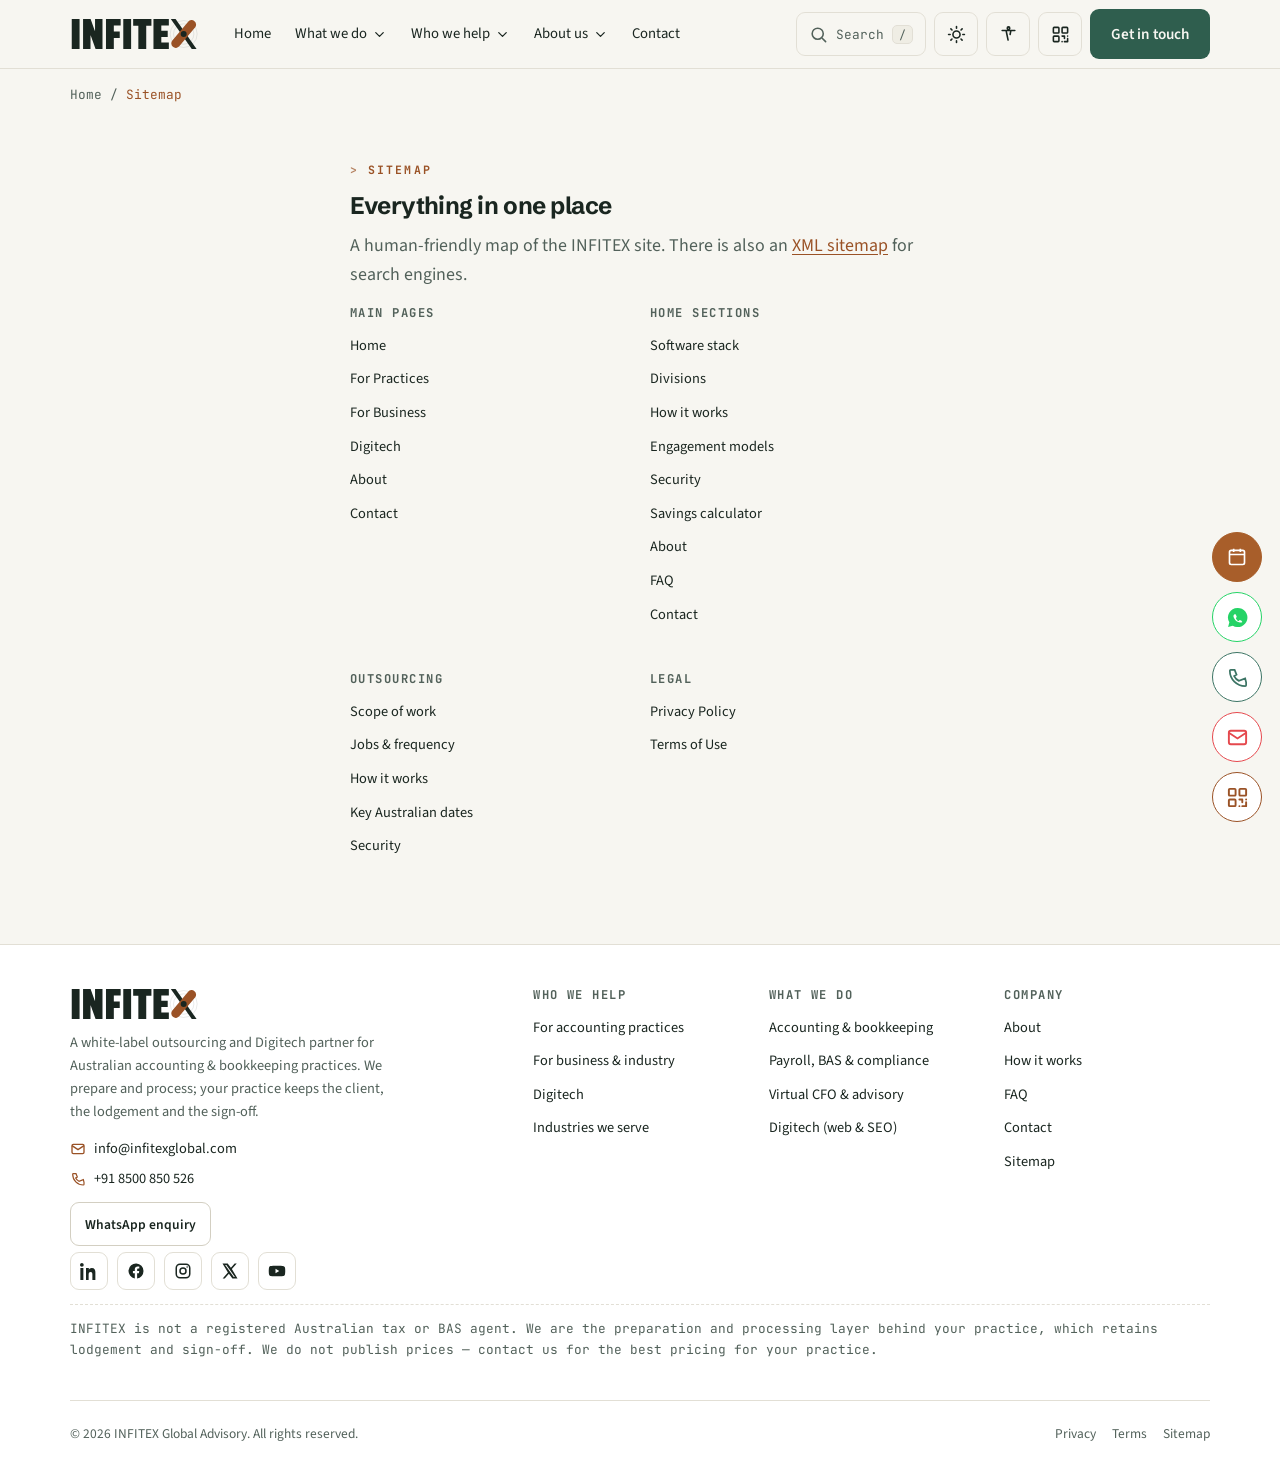
<file: sitemap.html>
<!doctype html><html lang="en-AU"><head><meta charset="utf-8"><!-- Google tag (gtag.js) --><script async src="https://www.googletagmanager.com/gtag/js?id=G-7Z1QJE4YSM"></script><script>window.dataLayer=window.dataLayer||[];function gtag(){dataLayer.push(arguments);}gtag("js",new Date());gtag("config","G-7Z1QJE4YSM");</script><meta name="viewport" content="width=device-width,initial-scale=1,viewport-fit=cover"><title>Sitemap — INFITEX Global Advisory</title><meta name="description" content="A human-readable sitemap of the INFITEX Global Advisory website."><meta name="author" content="INFITEX Global Advisory"><meta name="robots" content="index,follow,max-image-preview:large,max-snippet:-1,max-video-preview:-1"><link rel="canonical" href="https://infitexglobal.com/sitemap"><!-- SEO/GEO verification scaffold — replace PLACEHOLDER tokens after deploy --><meta name="google-site-verification" content="GOOGLE_SITE_VERIFICATION"><!-- <meta name="msvalidate.01" content="BING_SITE_VERIFICATION"> --><!-- <meta name="yandex-verification" content="YANDEX_SITE_VERIFICATION"> --><!-- <meta name="p:domain_verify" content="PINTEREST_SITE_VERIFICATION"> --><meta property="og:type" content="website"><meta property="og:site_name" content="INFITEX Global Advisory"><meta property="og:title" content="Sitemap — INFITEX Global Advisory"><meta property="og:description" content="A human-readable sitemap of the INFITEX Global Advisory website."><meta property="og:url" content="https://infitexglobal.com/sitemap"><meta property="og:image" content="https://infitexglobal.com/og-image.png"><meta property="og:image:width" content="1200"><meta property="og:image:height" content="630"><meta property="og:image:alt" content="INFITEX Global Advisory — white-label accounting outsourcing for Australian practices"><meta property="og:locale" content="en_AU"><meta name="twitter:card" content="summary_large_image"><meta name="twitter:title" content="Sitemap — INFITEX Global Advisory"><meta name="twitter:description" content="A human-readable sitemap of the INFITEX Global Advisory website."><meta name="twitter:image" content="https://infitexglobal.com/og-image.png"><meta name="twitter:image:alt" content="INFITEX Global Advisory"><meta name="theme-color" content="#F7F6F1" media="(prefers-color-scheme: light)"><meta name="theme-color" content="#14211C" media="(prefers-color-scheme: dark)"><link rel="icon" href="favicon.svg" type="image/svg+xml"><link rel="apple-touch-icon" href="apple-touch-icon.png"><link rel="sitemap" type="application/xml" title="Sitemap" href="sitemap.xml"><script>(function(){try{var d=document.documentElement;var t=localStorage.getItem('ix-theme')||'light';d.setAttribute('data-theme',t);if(localStorage.getItem('ix-contrast')==='high')d.setAttribute('data-contrast','high');if(localStorage.getItem('ix-grayscale')==='on')d.setAttribute('data-grayscale','on');var ts=localStorage.getItem('ix-textstep');var s=[-2,0,2,4,6];if(ts!==null)d.style.setProperty('--type-scale-step',(s[parseInt(ts,10)]||0)+'px');}catch(e){}})();</script><link rel="preload" href="/fonts/schibsted-grotesk-700.woff2" as="font" type="font/woff2" crossorigin><link rel="preload" href="/fonts/source-sans-3-400.woff2" as="font" type="font/woff2" crossorigin><link rel="stylesheet" href="styles.css?v=592ddce4"><script type="application/ld+json">{"@context":"https://schema.org","@graph":[{"@context":"https://schema.org","@type":"WebPage","@id":"https://infitexglobal.com/sitemap#webpage","url":"https://infitexglobal.com/sitemap","name":"Sitemap — INFITEX Global Advisory","description":"A human-readable sitemap of the INFITEX Global Advisory website.","inLanguage":"en-AU","isPartOf":{"@id":"https://infitexglobal.com/#website"},"about":{"@id":"https://infitexglobal.com/#organization"},"speakable":{"@type":"SpeakableSpecification","cssSelector":["h1",".answer-lede"]}},{"@context":"https://schema.org","@type":"ProfessionalService","@id":"https://infitexglobal.com/#organization","name":"INFITEX Global Advisory","alternateName":"INFITEX","slogan":"A finance team that works to your standards.","description":"INFITEX Global Advisory is an India-based, white-label accounting and bookkeeping outsourcing partner for Australian accounting practices and businesses, covering bookkeeping, payroll and STP, BAS and IAS, year-end financials, tax and SMSF, plus management reporting and Virtual CFO. The client practice always retains lodgement and sign-off. A Digitech division provides websites, business email and SEO.","url":"https://infitexglobal.com/","logo":"https://infitexglobal.com/logo.svg","image":"https://infitexglobal.com/og-image.png","email":"info@infitexglobal.com","telephone":"+91-8500-850-526","priceRange":"Contact for a tailored quote","currenciesAccepted":"AUD","areaServed":{"@type":"Country","name":"Australia"},"knowsLanguage":["en-AU","en"],"availableLanguage":["English"],"knowsAbout":["White-label accounting outsourcing","Bookkeeping","Bank reconciliations","Accounts payable and receivable","Payroll","Single Touch Payroll (STP)","BAS preparation","IAS preparation","Year-end financial statements","Company and trust tax returns","SMSF accounting","BGL","Class","Xero","XPM","MYOB","QuickBooks","Reckon","Karbon","Dext","Hubdoc","FYI Docs","Management reporting","Budgeting and forecasting","Cash-flow forecasting","Virtual CFO","Australian tax compliance"],"serviceType":["Accounting outsourcing","Bookkeeping outsourcing","Payroll outsourcing","BAS and IAS preparation","Virtual CFO","Management reporting","Web design and SEO (Digitech)"],"contactPoint":{"@type":"ContactPoint","contactType":"sales","email":"info@infitexglobal.com","telephone":"+91-8500-850-526","areaServed":"AU","availableLanguage":["en-AU","en"]},"address":{"@type":"PostalAddress","addressCountry":"IN"},"sameAs":["https://www.linkedin.com/company/infitexglobal","https://www.facebook.com/infitexglobal","https://www.instagram.com/infitexglobal","https://x.com/infitexglobal","https://www.youtube.com/@infitexglobal"]},{"@context":"https://schema.org","@type":"BreadcrumbList","itemListElement":[{"@type":"ListItem","position":1,"name":"Home","item":"https://infitexglobal.com/"},{"@type":"ListItem","position":2,"name":"Sitemap","item":"https://infitexglobal.com/sitemap"}]}]}</script><!-- Microsoft Clarity --><script>(function(c,l,a,r,i,t,y){c[a]=c[a]||function(){(c[a].q=c[a].q||[]).push(arguments)};t=l.createElement(r);t.async=1;t.src="https://www.clarity.ms/tag/"+i+"?ref=bwt";y=l.getElementsByTagName(r)[0];y.parentNode.insertBefore(t,y);})(window,document,"clarity","script","xyhvnnr2j4");</script></head><body><a class="skip-link" href="#main">Skip to content</a><header class="site-header"><div class="shell header-inner"><a class="brand" href="/" aria-label="INFITEX Global Advisory — home"><svg class="brand-logo" viewBox="0 0 309.3 72.0" role="img" aria-label="INFITEX" focusable="false"><g class="brand-word" transform="translate(0 72.00) scale(0.10465 -0.10465)"><g transform="translate(0.0 0)"><path d="M40 0V688H220V0Z"/></g><g transform="translate(260.0 0)"><path d="M327 0 216 310H211V0H40V688H213L309 421H315V688H486V0Z"/></g><g transform="translate(786.0 0)"><path d="M40 0V688H377V540H220V402H356V254H220V0Z"/></g><g transform="translate(1183.0 0)"><path d="M40 0V688H220V0Z"/></g><g transform="translate(1443.0 0)"><path d="M126 0V535H7V688H426V535H307V0Z"/></g><g transform="translate(1876.0 0)"><path d="M40 0V688H393V540H220V421H367V274H220V148H393V0Z"/></g></g><g class="brand-x"><g class="bx-ring" fill="none"><circle cx="273.11" cy="36.00" r="24.48"/><circle cx="273.11" cy="36.00" r="32.40"/></g><path class="bx-ink" d="M 242.15 0.00 L 253.67 0.00 L 304.07 72.00 L 292.55 72.00 Z"/><rect class="bx-acc" x="262.31" y="-4.32" width="21.60" height="80.64" rx="10.80" transform="rotate(40 273.11 36.00)"/><circle class="bx-dot" cx="273.11" cy="36.00" r="7.20"/></g></svg></a><nav class="nav" aria-label="Primary"><a class="nav-link" href="/">Home</a><div class="nav-item has-mega"><button type="button" class="nav-link nav-trigger" aria-expanded="false" aria-haspopup="true" aria-controls="mega-what-we-do">What we do<svg class="caret" viewBox="0 0 24 24" aria-hidden="true" focusable="false"><path d="M6 9l6 6 6-6" fill="none" stroke="currentColor" stroke-width="2" stroke-linecap="round" stroke-linejoin="round"/></svg></button><div class="mega-panel" id="mega-what-we-do" role="region" aria-label="What we do"><div class="mega-grid"><div class="mega-col"><p class="mega-h">Accounting & bookkeeping</p><ul><li><a href="/outsourcing#scope"><span class="mega-t">Bookkeeping & reconciliations</span><span class="mega-d">Books kept accurate, coded and reconciled.</span></a></li><li><a href="/outsourcing#scope"><span class="mega-t">Accounts payable & receivable</span><span class="mega-d">Bills, invoices and debtor follow-up.</span></a></li><li><a href="/outsourcing#scope"><span class="mega-t">Year-end financials</span><span class="mega-d">Financial statements to your standards.</span></a></li><li><a href="/outsourcing#scope"><span class="mega-t">Workpapers</span><span class="mega-d">Clean, traceable workpapers behind every job.</span></a></li></ul></div><div class="mega-col"><p class="mega-h">Payroll, BAS & compliance</p><ul><li><a href="/outsourcing#scope"><span class="mega-t">Payroll & STP</span><span class="mega-d">Pay runs and Single Touch Payroll, ready to lodge.</span></a></li><li><a href="/outsourcing#scope"><span class="mega-t">BAS / IAS preparation</span><span class="mega-d">Activity statements drafted for your sign-off.</span></a></li><li><a href="/outsourcing#scope"><span class="mega-t">Company & trust tax returns</span><span class="mega-d">Returns prepared; your agent signs and lodges.</span></a></li><li><a href="/outsourcing#scope"><span class="mega-t">SMSF accounts (BGL/Class)</span><span class="mega-d">Self-managed super fund accounts & workpapers.</span></a></li></ul></div><div class="mega-col"><p class="mega-h">Advisory & Virtual CFO</p><ul><li><a href="/industry#vcfo"><span class="mega-t">Virtual CFO</span><span class="mega-d">Senior finance leadership, fractionally.</span></a></li><li><a href="/industry#what"><span class="mega-t">Management accounts & reporting</span><span class="mega-d">Monthly, decision-ready reporting.</span></a></li><li><a href="/industry#what"><span class="mega-t">Budgeting & forecasting</span><span class="mega-d">Budgets, rolling forecasts and scenarios.</span></a></li><li><a href="/industry#vcfo"><span class="mega-t">Cash-flow management</span><span class="mega-d">13-week cash-flow and working-capital visibility.</span></a></li></ul></div><div class="mega-col"><p class="mega-h">Digitech</p><ul><li><a href="/digitech#services"><span class="mega-t">Web design & build</span><span class="mega-d">Fast, accessible, mobile-first websites.</span></a></li><li><a href="/digitech#services"><span class="mega-t">Domains, hosting & email</span><span class="mega-d">Set up and managed for you.</span></a></li><li><a href="/digitech#services"><span class="mega-t">SEO & Google Business Profile</span><span class="mega-d">Be found by local clients.</span></a></li><li><a href="/digitech#services"><span class="mega-t">Care & maintenance</span><span class="mega-d">Updates, backups and ongoing changes.</span></a></li></ul></div></div></div></div><div class="nav-item has-mega"><button type="button" class="nav-link nav-trigger" aria-expanded="false" aria-haspopup="true" aria-controls="mega-who-we-help">Who we help<svg class="caret" viewBox="0 0 24 24" aria-hidden="true" focusable="false"><path d="M6 9l6 6 6-6" fill="none" stroke="currentColor" stroke-width="2" stroke-linecap="round" stroke-linejoin="round"/></svg></button><div class="mega-panel" id="mega-who-we-help" role="region" aria-label="Who we help"><div class="mega-grid"><div class="mega-col"><p class="mega-h">By audience</p><ul><li><a href="/outsourcing"><span class="mega-t">For accounting practices</span><span class="mega-d">White-label back office for your firm.</span></a></li><li><a href="/industry"><span class="mega-t">For business & industry</span><span class="mega-d">A dedicated outsourced finance team.</span></a></li><li><a href="/digitech"><span class="mega-t">Digitech</span><span class="mega-d">Web, email & SEO for client-facing growth.</span></a></li></ul></div><div class="mega-col"><p class="mega-h">Industries we serve</p><ul><li><a href="/industry#industries"><span class="mega-t">Construction & trades</span><span class="mega-d">Job costing, payroll and BAS.</span></a></li><li><a href="/industry#industries"><span class="mega-t">Retail & e-commerce</span><span class="mega-d">High-volume reconciliations and reporting.</span></a></li><li><a href="/industry#industries"><span class="mega-t">Professional services</span><span class="mega-d">Clean books and management accounts.</span></a></li><li><a href="/industry#industries"><span class="mega-t">Healthcare & allied health</span><span class="mega-d">Compliant bookkeeping and payroll.</span></a></li></ul></div></div></div></div><div class="nav-item has-mega"><button type="button" class="nav-link nav-trigger" aria-expanded="false" aria-haspopup="true" aria-controls="mega-about-us">About us<svg class="caret" viewBox="0 0 24 24" aria-hidden="true" focusable="false"><path d="M6 9l6 6 6-6" fill="none" stroke="currentColor" stroke-width="2" stroke-linecap="round" stroke-linejoin="round"/></svg></button><div class="mega-panel" id="mega-about-us" role="region" aria-label="About us"><div class="mega-grid"><div class="mega-col"><p class="mega-h">Company</p><ul><li><a href="/about"><span class="mega-t">About INFITEX</span><span class="mega-d">A dependable extension of your team, native to your stack.</span></a></li><li><a href="/about#vmb"><span class="mega-t">Vision, mission & values</span><span class="mega-d">What we stand for and how we work.</span></a></li></ul></div><div class="mega-col"><p class="mega-h">Proof & answers</p><ul><li><a href="/#testimonials"><span class="mega-t">Our stories</span><span class="mega-d">What practices and businesses say about us.</span></a></li><li><a href="/#faq"><span class="mega-t">FAQ</span><span class="mega-d">Honest answers on the compliance line, security and how we work.</span></a></li></ul></div></div></div></div><a class="nav-link" href="/contact">Contact</a></nav><div class="header-tools"><button class="icon-btn search-btn" data-open-search aria-label="Search the site"><svg viewBox="0 0 24 24" fill="none" stroke="currentColor" stroke-width="2" stroke-linecap="round"><circle cx="11" cy="11" r="7"/><path d="M21 21l-4-4"/></svg><span>Search</span><kbd>/</kbd></button><button class="icon-btn" data-theme-toggle aria-label="Toggle light or dark theme" aria-pressed="false"><svg viewBox="0 0 24 24" fill="none" stroke="currentColor" stroke-width="2" stroke-linecap="round"><circle cx="12" cy="12" r="4.5"/><path d="M12 2v2M12 20v2M2 12h2M20 12h2M4.9 4.9l1.4 1.4M17.7 17.7l1.4 1.4M19.1 4.9l-1.4 1.4M6.3 17.7l-1.4 1.4"/></svg></button><button class="icon-btn" data-open-a11y aria-label="Open accessibility settings"><svg viewBox="0 0 24 24" fill="none" stroke="currentColor" stroke-width="2" stroke-linecap="round"><circle cx="12" cy="4" r="1.6"/><path d="M4 7h16M9 7l1 5 1.5 7M15 7l-1 5"/></svg></button><button class="icon-btn qr-header-btn" data-open-qr aria-label="Show QR code to save our contact" title="Save our contact (QR)"><svg viewBox="0 0 24 24" fill="none" stroke="currentColor" stroke-width="2" stroke-linecap="round" stroke-linejoin="round"><rect x="3" y="3" width="7" height="7" rx="1"/><rect x="14" y="3" width="7" height="7" rx="1"/><rect x="3" y="14" width="7" height="7" rx="1"/><path d="M14 14h3v3M21 14v.01M14 21h.01M17 21h4v-4M21 17v.01"/></svg></button><a class="btn btn-primary header-cta" href="/contact">Get in touch</a><button class="icon-btn hamburger" data-open-nav aria-label="Open menu" aria-expanded="false"><svg viewBox="0 0 24 24" fill="none" stroke="currentColor" stroke-width="2" stroke-linecap="round"><path d="M3 6h18M3 12h18M3 18h18"/></svg></button></div></div></header><div class="mobile-nav" id="mobileNav" aria-hidden="true"><div class="mobile-nav-top"><a class="brand" href="/" aria-label="INFITEX home"><svg class="brand-logo" viewBox="0 0 309.3 72.0" role="img" aria-label="INFITEX" focusable="false"><g class="brand-word" transform="translate(0 72.00) scale(0.10465 -0.10465)"><g transform="translate(0.0 0)"><path d="M40 0V688H220V0Z"/></g><g transform="translate(260.0 0)"><path d="M327 0 216 310H211V0H40V688H213L309 421H315V688H486V0Z"/></g><g transform="translate(786.0 0)"><path d="M40 0V688H377V540H220V402H356V254H220V0Z"/></g><g transform="translate(1183.0 0)"><path d="M40 0V688H220V0Z"/></g><g transform="translate(1443.0 0)"><path d="M126 0V535H7V688H426V535H307V0Z"/></g><g transform="translate(1876.0 0)"><path d="M40 0V688H393V540H220V421H367V274H220V148H393V0Z"/></g></g><g class="brand-x"><g class="bx-ring" fill="none"><circle cx="273.11" cy="36.00" r="24.48"/><circle cx="273.11" cy="36.00" r="32.40"/></g><path class="bx-ink" d="M 242.15 0.00 L 253.67 0.00 L 304.07 72.00 L 292.55 72.00 Z"/><rect class="bx-acc" x="262.31" y="-4.32" width="21.60" height="80.64" rx="10.80" transform="rotate(40 273.11 36.00)"/><circle class="bx-dot" cx="273.11" cy="36.00" r="7.20"/></g></svg></a><button class="icon-btn" data-close-nav aria-label="Close menu"><svg viewBox="0 0 24 24" fill="none" stroke="currentColor" stroke-width="2" stroke-linecap="round"><path d="M6 6l12 12M18 6L6 18"/></svg></button></div><nav aria-label="Mobile"><a class="m-link" href="/">Home</a><div class="m-acc"><button type="button" class="m-acc-btn" aria-expanded="false" aria-controls="macc-what-we-do">What we do<svg class="caret" viewBox="0 0 24 24" aria-hidden="true" focusable="false"><path d="M6 9l6 6 6-6" fill="none" stroke="currentColor" stroke-width="2" stroke-linecap="round" stroke-linejoin="round"/></svg></button><div class="m-acc-panel" id="macc-what-we-do"><p class="m-group">Accounting & bookkeeping</p><a class="m-sublink" href="/outsourcing#scope">Bookkeeping & reconciliations</a><a class="m-sublink" href="/outsourcing#scope">Accounts payable & receivable</a><a class="m-sublink" href="/outsourcing#scope">Year-end financials</a><a class="m-sublink" href="/outsourcing#scope">Workpapers</a><p class="m-group">Payroll, BAS & compliance</p><a class="m-sublink" href="/outsourcing#scope">Payroll & STP</a><a class="m-sublink" href="/outsourcing#scope">BAS / IAS preparation</a><a class="m-sublink" href="/outsourcing#scope">Company & trust tax returns</a><a class="m-sublink" href="/outsourcing#scope">SMSF accounts (BGL/Class)</a><p class="m-group">Advisory & Virtual CFO</p><a class="m-sublink" href="/industry#vcfo">Virtual CFO</a><a class="m-sublink" href="/industry#what">Management accounts & reporting</a><a class="m-sublink" href="/industry#what">Budgeting & forecasting</a><a class="m-sublink" href="/industry#vcfo">Cash-flow management</a><p class="m-group">Digitech</p><a class="m-sublink" href="/digitech#services">Web design & build</a><a class="m-sublink" href="/digitech#services">Domains, hosting & email</a><a class="m-sublink" href="/digitech#services">SEO & Google Business Profile</a><a class="m-sublink" href="/digitech#services">Care & maintenance</a></div></div><div class="m-acc"><button type="button" class="m-acc-btn" aria-expanded="false" aria-controls="macc-who-we-help">Who we help<svg class="caret" viewBox="0 0 24 24" aria-hidden="true" focusable="false"><path d="M6 9l6 6 6-6" fill="none" stroke="currentColor" stroke-width="2" stroke-linecap="round" stroke-linejoin="round"/></svg></button><div class="m-acc-panel" id="macc-who-we-help"><p class="m-group">By audience</p><a class="m-sublink" href="/outsourcing">For accounting practices</a><a class="m-sublink" href="/industry">For business & industry</a><a class="m-sublink" href="/digitech">Digitech</a><p class="m-group">Industries we serve</p><a class="m-sublink" href="/industry#industries">Construction & trades</a><a class="m-sublink" href="/industry#industries">Retail & e-commerce</a><a class="m-sublink" href="/industry#industries">Professional services</a><a class="m-sublink" href="/industry#industries">Healthcare & allied health</a></div></div><div class="m-acc"><button type="button" class="m-acc-btn" aria-expanded="false" aria-controls="macc-about-us">About us<svg class="caret" viewBox="0 0 24 24" aria-hidden="true" focusable="false"><path d="M6 9l6 6 6-6" fill="none" stroke="currentColor" stroke-width="2" stroke-linecap="round" stroke-linejoin="round"/></svg></button><div class="m-acc-panel" id="macc-about-us"><p class="m-group">Company</p><a class="m-sublink" href="/about">About INFITEX</a><a class="m-sublink" href="/about#vmb">Vision, mission & values</a><p class="m-group">Proof & answers</p><a class="m-sublink" href="/#testimonials">Our stories</a><a class="m-sublink" href="/#faq">FAQ</a></div></div><a class="m-link" href="/contact">Contact</a></nav><div style="margin-top:24px;display:flex;gap:10px;flex-wrap:wrap"><button class="btn btn-ghost" data-open-wa>WhatsApp us</button><a class="btn btn-primary" href="/contact">Get in touch</a></div></div><main id="main"><div class="shell"><nav class="crumbs" aria-label="Breadcrumb"><a href="/">Home</a> / <span>Sitemap</span></nav></div><section class="section"><div class="shell" style="max-width:80ch"><span class="eyebrow">Sitemap</span><h1>Everything in one place</h1><p class="lead">A human-friendly map of the INFITEX site. There is also an <a href="sitemap.xml">XML sitemap</a> for search engines.</p><div class="grid grid-2" style="align-items:start"><div class="footer-col" style="margin-bottom:26px"><h4>Main pages</h4><ul><li><a href="/">Home</a></li><li><a href="/outsourcing">For Practices</a></li><li><a href="/industry">For Business</a></li><li><a href="/digitech">Digitech</a></li><li><a href="/about">About</a></li><li><a href="/contact">Contact</a></li></ul></div><div class="footer-col" style="margin-bottom:26px"><h4>Home sections</h4><ul><li><a href="/#stack">Software stack</a></li><li><a href="/#divisions">Divisions</a></li><li><a href="/outsourcing#how">How it works</a></li><li><a href="/#engagement">Engagement models</a></li><li><a href="/#security">Security</a></li><li><a href="/#calculator">Savings calculator</a></li><li><a href="/about">About</a></li><li><a href="/#faq">FAQ</a></li><li><a href="/contact">Contact</a></li></ul></div><div class="footer-col" style="margin-bottom:26px"><h4>Outsourcing</h4><ul><li><a href="/outsourcing#scope">Scope of work</a></li><li><a href="/outsourcing#cycle">Jobs & frequency</a></li><li><a href="/outsourcing#how">How it works</a></li><li><a href="/outsourcing#dates">Key Australian dates</a></li><li><a href="/outsourcing#security">Security</a></li></ul></div><div class="footer-col" style="margin-bottom:26px"><h4>Legal</h4><ul><li><a href="/privacy">Privacy Policy</a></li><li><a href="/terms">Terms of Use</a></li></ul></div></div></div></section></main><dialog id="a11yDialog" aria-label="Accessibility settings"><div class="dialog-card"><div class="dialog-head"><h2>Accessibility</h2><button class="icon-btn" data-close aria-label="Close"><svg viewBox="0 0 24 24" fill="none" stroke="currentColor" stroke-width="2" stroke-linecap="round"><path d="M6 6l12 12M18 6L6 18"/></svg></button></div><div class="dialog-body"><div class="form-row"><label class="lbl">Text size</label><div style="display:flex;gap:8px"><button class="btn btn-ghost" data-text="dec" aria-label="Decrease text size">A–</button><button class="btn btn-ghost" data-text="reset" aria-label="Reset text size">Reset</button><button class="btn btn-ghost" data-text="inc" aria-label="Increase text size">A+</button></div></div><div class="form-row"><label class="lbl">Theme</label><button class="btn btn-ghost" data-theme-toggle aria-pressed="false"><span data-theme-label>Light</span> mode</button></div><div class="form-row"><label class="lbl">High contrast</label><button class="btn btn-ghost" data-contrast-toggle aria-pressed="false">Toggle high contrast</button></div><div class="form-row"><label class="lbl">Grayscale</label><button class="btn btn-ghost" data-gray-toggle aria-pressed="false">Toggle grayscale</button></div><p class="form-note">Your preferences are saved on this device.</p></div></div></dialog><dialog id="waDialog" aria-label="WhatsApp enquiry"><div class="dialog-card"><form id="waForm" novalidate><div class="dialog-head"><h2>WhatsApp enquiry</h2><button type="button" class="icon-btn" data-close aria-label="Close"><svg viewBox="0 0 24 24" fill="none" stroke="currentColor" stroke-width="2" stroke-linecap="round"><path d="M6 6l12 12M18 6L6 18"/></svg></button></div><div class="dialog-body"><p class="form-note" style="margin-bottom:16px">We'll draft a tidy message and open WhatsApp for you to send.</p><div class="form-row"><label class="lbl" for="wa-name">Name <span class="req">*</span></label><input class="input" id="wa-name" name="name" type="text" autocomplete="name" required><span class="field-err">Please enter your name (letters, at least 2 characters).</span></div><div class="form-row"><label class="lbl" for="wa-email">Work email <span class="req">*</span></label><input class="input" id="wa-email" name="email" type="email" autocomplete="email" inputmode="email" required><span class="field-err">Please enter a valid email address.</span></div><div class="form-row"><label class="lbl" for="wa-mobile">Mobile <span class="req">*</span></label><div class="tel-wrap"><div class="cc-combo" data-cc><input class="cc-input" type="text" inputmode="tel" aria-label="Country dialing code" value="+61" autocomplete="off"><div class="cc-list" role="listbox" aria-label="Country dialing codes"></div></div><input class="input tel-num" id="wa-mobile" name="mobile_local" type="tel" inputmode="numeric" maxlength="10" placeholder="4XX XXX XXX" aria-label="Mobile number (10 digits)"></div><span class="field-err">Enter a 10-digit mobile number (digits only).</span></div><div class="form-row"><label class="lbl" for="wa-company">Business name <span class="req">*</span></label><input class="input" id="wa-company" name="company" type="text" autocomplete="organization" required><span class="field-err">Please enter your business name.</span></div><div class="form-row"><label class="lbl" for="wa-interest">Enquiring about</label><select class="input" id="wa-interest" name="interest"><option value="">Choose a topic…</option><option>Accounting outsourcing</option><option>Bookkeeping &amp; reconciliations</option><option>Payroll &amp; STP</option><option>BAS / IAS preparation</option><option>Year-end financials &amp; tax</option><option>SMSF accounts</option><option>A low-risk pilot</option><option>Digitech (website / SEO)</option><option>Something else</option></select></div><div class="form-row"><label class="lbl" for="wa-message">Message</label><textarea class="input" id="wa-message" name="message" placeholder="A line or two about your practice and what you need help with."></textarea><span class="field-err">Please add a short message (at least 10 characters).</span></div><input type="text" class="hp" name="botcheck" tabindex="-1" autocomplete="off" aria-hidden="true"><p class="form-status" id="waStatus" role="status"></p></div><div class="dialog-foot"><button type="button" class="btn btn-ghost" data-close>Cancel</button><button type="submit" class="btn btn-primary">Draft &amp; open WhatsApp</button></div></form></div></dialog><dialog id="mailDialog" aria-label="Email enquiry"><div class="dialog-card"><form id="mailForm" novalidate><div class="dialog-head"><h2>Email enquiry</h2><button type="button" class="icon-btn" data-close aria-label="Close"><svg viewBox="0 0 24 24" fill="none" stroke="currentColor" stroke-width="2" stroke-linecap="round"><path d="M6 6l12 12M18 6L6 18"/></svg></button></div><div class="dialog-body"><p class="form-note" style="margin-bottom:16px">We'll draft a tidy email and open your mail app for you to send.</p><div class="form-row"><label class="lbl" for="mail-name">Name <span class="req">*</span></label><input class="input" id="mail-name" name="name" type="text" autocomplete="name" required><span class="field-err">Please enter your name (letters, at least 2 characters).</span></div><div class="form-row"><label class="lbl" for="mail-email">Work email <span class="req">*</span></label><input class="input" id="mail-email" name="email" type="email" autocomplete="email" inputmode="email" required><span class="field-err">Please enter a valid email address.</span></div><div class="form-row"><label class="lbl" for="mail-mobile">Mobile <span class="req">*</span></label><div class="tel-wrap"><div class="cc-combo" data-cc><input class="cc-input" type="text" inputmode="tel" aria-label="Country dialing code" value="+61" autocomplete="off"><div class="cc-list" role="listbox" aria-label="Country dialing codes"></div></div><input class="input tel-num" id="mail-mobile" name="mobile_local" type="tel" inputmode="numeric" maxlength="10" placeholder="4XX XXX XXX" aria-label="Mobile number (10 digits)"></div><span class="field-err">Enter a 10-digit mobile number (digits only).</span></div><div class="form-row"><label class="lbl" for="mail-company">Business name <span class="req">*</span></label><input class="input" id="mail-company" name="company" type="text" autocomplete="organization" required><span class="field-err">Please enter your business name.</span></div><div class="form-row"><label class="lbl" for="mail-interest">Enquiring about</label><select class="input" id="mail-interest" name="interest"><option value="">Choose a topic…</option><option>Accounting outsourcing</option><option>Bookkeeping &amp; reconciliations</option><option>Payroll &amp; STP</option><option>BAS / IAS preparation</option><option>Year-end financials &amp; tax</option><option>SMSF accounts</option><option>A low-risk pilot</option><option>Digitech (website / SEO)</option><option>Something else</option></select></div><div class="form-row"><label class="lbl" for="mail-message">Message</label><textarea class="input" id="mail-message" name="message" placeholder="A line or two about your practice and what you need help with."></textarea><span class="field-err">Please add a short message (at least 10 characters).</span></div><input type="text" class="hp" name="botcheck" tabindex="-1" autocomplete="off" aria-hidden="true"><p class="form-status" id="mailStatus" role="status"></p></div><div class="dialog-foot"><button type="button" class="btn btn-ghost" data-close>Cancel</button><button type="submit" class="btn btn-primary">Draft &amp; open email</button></div></form></div></dialog><dialog id="qrDialog" aria-label="Save our contact"><div class="dialog-card qr-dialog-card"><div class="dialog-head"><h2>Save our contact</h2><button type="button" class="icon-btn" data-close aria-label="Close"><svg viewBox="0 0 24 24" fill="none" stroke="currentColor" stroke-width="2" stroke-linecap="round"><path d="M6 6l12 12M18 6L6 18"/></svg></button></div><div class="dialog-body" style="text-align:center"><p class="form-note" style="margin-bottom:16px">Scan with your phone camera — iPhone or Android — to save INFITEX Global Advisory to your contacts.</p><div class="qr-dialog-img"><img src="infitex-contact-qr.svg" alt="QR code to save INFITEX Global Advisory contact details" width="220" height="220"></div><p class="form-note" style="margin-top:14px">Or reach us directly:<br><a href="mailto:info@infitexglobal.com">info@infitexglobal.com</a> · <a href="tel:+918500850526">+91 8500 850 526</a></p></div></div></dialog><div class="search-overlay" id="searchOverlay" aria-hidden="true" role="dialog" aria-label="Search"><div class="search-panel"><div class="search-input-row"><svg viewBox="0 0 24 24" fill="none" stroke="currentColor" stroke-width="2" stroke-linecap="round"><circle cx="11" cy="11" r="7"/><path d="M21 21l-4-4"/></svg><input id="searchInput" type="text" placeholder="Search pages, services, FAQs…" aria-label="Search" autocomplete="off"></div><div class="search-results" id="searchResults"></div><div class="search-foot"><span>Up / Down to navigate</span><span>Enter to open</span><span>Esc to close</span></div></div></div><div class="fab"><a class="fab-cta" data-booking href="/contact" data-fab-label="Book a 15-min call" role="button" aria-label="Book a 15-min call"><svg viewBox="0 0 24 24" fill="none" stroke="currentColor" stroke-width="2"><rect x="3" y="4" width="18" height="17" rx="2"/><path d="M3 9h18M8 2v4M16 2v4"/></svg></a><a class="wa" href="#" data-open-wa data-fab-label="WhatsApp us" role="button" aria-label="WhatsApp us"><svg viewBox="0 0 24 24" fill="currentColor"><path d="M12 2a9.9 9.9 0 0 0-8.5 15l-1.3 4.8 4.9-1.3A10 10 0 1 0 12 2Zm5.6 14.1c-.2.6-1.2 1.2-1.7 1.2s-1 .2-3.3-.7-3.7-3.2-3.8-3.4-1-1.3-1-2.4.6-1.7.8-1.9.4-.3.6-.3h.5c.2 0 .4 0 .6.5l.8 1.9c.1.2.1.4 0 .5l-.3.5-.4.4c-.1.1-.3.3-.1.5l.9 1.4c.6.9 1.4 1.2 1.6 1.3s.4.1.5 0l.7-.8c.2-.2.3-.2.5-.1l1.7.8c.2.1.4.2.4.3.1.2.1.7-.1 1.3Z"/></svg></a><a class="callfab" href="tel:+918500850526" data-fab-label="Call +91 8500 850 526" aria-label="Call +91 8500 850 526"><svg viewBox="0 0 24 24" fill="none" stroke="currentColor" stroke-width="1.8"><path d="M5 4h4l2 5-2.5 1.5a11 11 0 0 0 5 5L20 13l1 4v3a1 1 0 0 1-1 1A16 16 0 0 1 4 5a1 1 0 0 1 1-1Z"/></svg></a><button class="mailfab" data-open-mail data-fab-label="Email us" aria-label="Email us"><svg viewBox="0 0 24 24" fill="none" stroke="currentColor" stroke-width="2"><rect x="3" y="5" width="18" height="14" rx="2"/><path d="M3 7l9 6 9-6"/></svg></button><button class="qrfab" data-open-qr data-fab-label="Save our contact" aria-label="Show QR code to save our contact"><svg viewBox="0 0 24 24" fill="none" stroke="currentColor" stroke-width="2" stroke-linecap="round" stroke-linejoin="round"><rect x="3" y="3" width="7" height="7" rx="1"/><rect x="14" y="3" width="7" height="7" rx="1"/><rect x="3" y="14" width="7" height="7" rx="1"/><path d="M14 14h3v3M21 14v.01M14 21h.01M17 21h4v-4M21 17v.01"/></svg></button><button id="backTop" aria-label="Back to top"><svg viewBox="0 0 24 24" fill="none" stroke="currentColor" stroke-width="2" stroke-linecap="round"><path d="M12 19V5M5 12l7-7 7 7"/></svg></button></div><footer class="site-footer"><div class="shell"><div class="footer-top"><div class="footer-brand"><a class="brand" href="/" aria-label="INFITEX home"><svg class="brand-logo" viewBox="0 0 309.3 72.0" role="img" aria-label="INFITEX" focusable="false"><g class="brand-word" transform="translate(0 72.00) scale(0.10465 -0.10465)"><g transform="translate(0.0 0)"><path d="M40 0V688H220V0Z"/></g><g transform="translate(260.0 0)"><path d="M327 0 216 310H211V0H40V688H213L309 421H315V688H486V0Z"/></g><g transform="translate(786.0 0)"><path d="M40 0V688H377V540H220V402H356V254H220V0Z"/></g><g transform="translate(1183.0 0)"><path d="M40 0V688H220V0Z"/></g><g transform="translate(1443.0 0)"><path d="M126 0V535H7V688H426V535H307V0Z"/></g><g transform="translate(1876.0 0)"><path d="M40 0V688H393V540H220V421H367V274H220V148H393V0Z"/></g></g><g class="brand-x"><g class="bx-ring" fill="none"><circle cx="273.11" cy="36.00" r="24.48"/><circle cx="273.11" cy="36.00" r="32.40"/></g><path class="bx-ink" d="M 242.15 0.00 L 253.67 0.00 L 304.07 72.00 L 292.55 72.00 Z"/><rect class="bx-acc" x="262.31" y="-4.32" width="21.60" height="80.64" rx="10.80" transform="rotate(40 273.11 36.00)"/><circle class="bx-dot" cx="273.11" cy="36.00" r="7.20"/></g></svg></a><p class="footer-blurb">A white-label outsourcing and Digitech partner for Australian accounting &amp; bookkeeping practices. We prepare and process; your practice keeps the client, the lodgement and the sign-off.</p><ul class="footer-contact"><li><svg viewBox="0 0 24 24" fill="none" stroke="currentColor" stroke-width="2"><rect x="3" y="5" width="18" height="14" rx="2"/><path d="M3 7l9 6 9-6"/></svg><a href="mailto:info@infitexglobal.com">info@infitexglobal.com</a></li><li><svg viewBox="0 0 24 24" fill="none" stroke="currentColor" stroke-width="1.8"><path d="M5 4h4l2 5-2.5 1.5a11 11 0 0 0 5 5L20 13l1 4v3a1 1 0 0 1-1 1A16 16 0 0 1 4 5a1 1 0 0 1 1-1Z"/></svg><a href="tel:+918500850526">+91 8500 850 526</a></li></ul><button class="btn btn-ghost btn-sm" data-open-wa>WhatsApp enquiry</button><div class="socials"><a href="https://www.linkedin.com/company/infitexglobal" aria-label="INFITEX on LinkedIn" rel="me noopener" target="_blank"><svg viewBox="0 0 24 24" fill="currentColor"><path d="M4.98 3.5A2.5 2.5 0 1 1 0 3.5a2.5 2.5 0 0 1 4.98 0ZM.5 8h4V24h-4V8Zm7.5 0h3.8v2.2h.1c.5-1 1.8-2.2 3.8-2.2 4 0 4.8 2.6 4.8 6V24h-4v-6.9c0-1.7 0-3.8-2.3-3.8s-2.7 1.8-2.7 3.7V24H8V8Z"/></svg></a><a href="https://www.facebook.com/infitexglobal" aria-label="INFITEX on Facebook" rel="me noopener" target="_blank"><svg viewBox="0 0 24 24" fill="currentColor"><path d="M22 12a10 10 0 1 0-11.6 9.9v-7H7.9V12h2.5V9.8c0-2.5 1.5-3.9 3.8-3.9 1.1 0 2.2.2 2.2.2v2.5h-1.3c-1.2 0-1.6.8-1.6 1.6V12h2.8l-.4 2.9h-2.4v7A10 10 0 0 0 22 12Z"/></svg></a><a href="https://www.instagram.com/infitexglobal" aria-label="INFITEX on Instagram" rel="me noopener" target="_blank"><svg viewBox="0 0 24 24" fill="none" stroke="currentColor" stroke-width="2"><rect x="3" y="3" width="18" height="18" rx="5"/><circle cx="12" cy="12" r="4"/><circle cx="17.5" cy="6.5" r="1" fill="currentColor" stroke="none"/></svg></a><a href="https://x.com/infitexglobal" aria-label="INFITEX on X" rel="me noopener" target="_blank"><svg viewBox="0 0 24 24" fill="currentColor"><path d="M18.2 2H21l-6.5 7.4L22 22h-6.8l-4.7-6.2L5 22H2.2l7-8L2 2h6.9l4.3 5.7L18.2 2Zm-1.2 18h1.5L7.1 3.9H5.5L17 20Z"/></svg></a><a href="https://www.youtube.com/@infitexglobal" aria-label="INFITEX on YouTube" rel="me noopener" target="_blank"><svg viewBox="0 0 24 24" fill="currentColor"><path d="M23 12s0-3.2-.4-4.7a2.5 2.5 0 0 0-1.8-1.8C19.3 5 12 5 12 5s-7.3 0-8.8.4A2.5 2.5 0 0 0 1.4 7.2C1 8.8 1 12 1 12s0 3.2.4 4.7a2.5 2.5 0 0 0 1.8 1.8C4.7 19 12 19 12 19s7.3 0 8.8-.4a2.5 2.5 0 0 0 1.8-1.8C23 15.2 23 12 23 12ZM10 15V9l5 3-5 3Z"/></svg></a></div></div><div class="footer-cols"><div class="footer-col"><h4>Who we help</h4><ul><li><a href="/outsourcing">For accounting practices</a></li><li><a href="/industry">For business &amp; industry</a></li><li><a href="/digitech">Digitech</a></li><li><a href="/industry#industries">Industries we serve</a></li></ul></div><div class="footer-col"><h4>What we do</h4><ul><li><a href="/outsourcing#scope">Accounting &amp; bookkeeping</a></li><li><a href="/outsourcing#scope">Payroll, BAS &amp; compliance</a></li><li><a href="/industry#vcfo">Virtual CFO &amp; advisory</a></li><li><a href="/digitech#services">Digitech (web &amp; SEO)</a></li></ul></div><div class="footer-col"><h4>Company</h4><ul><li><a href="/about">About</a></li><li><a href="/outsourcing#how">How it works</a></li><li><a href="/#faq">FAQ</a></li><li><a href="/contact">Contact</a></li><li><a href="/sitemap">Sitemap</a></li></ul></div></div></div><p class="compliance-line">INFITEX is not a registered Australian tax or BAS agent. We are the preparation and processing layer behind your practice, which retains lodgement and sign-off. We do not publish prices — contact us for the best pricing for your practice.</p><div class="footer-bottom"><span>&copy; <span data-year>2026</span> INFITEX Global Advisory. All rights reserved.</span><span class="footer-legal"><a href="/privacy">Privacy</a><a href="/terms">Terms</a><a href="/sitemap">Sitemap</a></span></div></div></footer><script>window.INFITEX_SEARCH=[
{type:"Pages",title:"Home",snippet:"White-label accounting outsourcing & Digitech for Australian practices.",url:"/"},
{type:"Pages",title:"For Accounting Practices",snippet:"White-label outsourcing across the full Australian compliance cycle.",url:"/outsourcing"},
{type:"Pages",title:"For Business & Industry",snippet:"Outsourced accounting, finance and Virtual CFO for Australian companies.",url:"/industry"},
{type:"Services",title:"Virtual CFO",snippet:"Management & board reporting, cash-flow forecasting, budgeting and KPI dashboards.",url:"/industry#vcfo"},
{type:"Services",title:"Management accounts & reporting",snippet:"Monthly management accounts and decision-ready reporting.",url:"/industry#what"},
{type:"Services",title:"Budgeting & forecasting",snippet:"Budgets, rolling forecasts and scenario planning.",url:"/industry#what"},
{type:"Services",title:"Cash-flow management",snippet:"13-week cash-flow forecasts and working-capital visibility.",url:"/industry#vcfo"},
{type:"Pages",title:"Digitech",snippet:"Websites, domains, hosting, business email, SEO and Google Business Profile.",url:"/digitech"},
{type:"Pages",title:"Privacy",snippet:"How we handle data, aligned to the Privacy Act 1988 and the APPs.",url:"/privacy"},
{type:"Pages",title:"Terms",snippet:"Terms of use for the INFITEX website and services.",url:"/terms"},
{type:"Pages",title:"Contact",snippet:"Send an enquiry, WhatsApp, book a call or email us.",url:"/contact"},
{type:"Pages",title:"Sitemap",snippet:"Every page and key section in one place.",url:"/sitemap"},
{type:"Sections",title:"How it works",snippet:"A simple, low-risk way to slot into your practice.",url:"/outsourcing#how"},
{type:"Sections",title:"Engagement models",snippet:"Dedicated staff, per-job or ad-hoc — flexible and pilot-friendly.",url:"/#engagement"},
{type:"Sections",title:"Security",snippet:"Role-based access, named individuals, ISO 27001 alignment on our roadmap.",url:"/#security"},
{type:"Sections",title:"Savings calculator",snippet:"Indicative annual saving range in AUD — not a quote.",url:"/#calculator"},
{type:"Sections",title:"Key Australian dates",snippet:"BAS, IAS, super and tax reference dates.",url:"/outsourcing#dates"},
{type:"Pages",title:"About INFITEX",snippet:"Our vision, mission and values; how we work with Australian practices.",url:"/about"},
{type:"Sections",title:"Start a pilot",snippet:"Begin with a low-risk pilot on a defined scope.",url:"/#pilot"},
{type:"Services",title:"Bookkeeping & reconciliations",snippet:"Day-to-day books kept accurate and current.",url:"/outsourcing#cycle"},
{type:"Services",title:"Accounts payable & receivable",snippet:"Bills and invoices processed and matched.",url:"/outsourcing#cycle"},
{type:"Services",title:"Payroll & STP",snippet:"Pay runs prepared and Single Touch Payroll ready.",url:"/outsourcing#cycle"},
{type:"Services",title:"BAS / IAS preparation",snippet:"Activity statements drafted for your review and lodgement.",url:"/outsourcing#cycle"},
{type:"Services",title:"Year-end financials",snippet:"Financial statements prepared to your standards.",url:"/outsourcing#cycle"},
{type:"Services",title:"Company & trust tax returns",snippet:"Returns prepared; your practice signs off and lodges.",url:"/outsourcing#cycle"},
{type:"Services",title:"SMSF accounts (BGL/Class)",snippet:"Self-managed super fund accounts and workpapers.",url:"/outsourcing#cycle"},
{type:"Services",title:"Workpapers",snippet:"Clean, traceable workpapers behind every job.",url:"/outsourcing#cycle"},
{type:"Services",title:"Web design & build",snippet:"Fast, accessible websites for your practice.",url:"/digitech"},
{type:"Services",title:"Domains, hosting & business email",snippet:"Set up and managed for you.",url:"/digitech"},
{type:"Services",title:"SEO & Google Business Profile",snippet:"Be found by local clients.",url:"/digitech"},
{type:"FAQs",title:"Do you contact our clients?",snippet:"No — you keep the client relationship.",url:"/#faq"},
{type:"FAQs",title:"Are you a registered AU tax or BAS agent?",snippet:"No — your practice keeps lodgement and sign-off.",url:"/#faq"},
{type:"FAQs",title:"Who lodges and signs off?",snippet:"Your practice does; we prepare and process.",url:"/#faq"},
{type:"FAQs",title:"Which software do you work in?",snippet:"XPM, Xero, MYOB, QuickBooks, FYI, Dext, BGL/Class, Karbon.",url:"/#faq"},
{type:"FAQs",title:"How do you keep our data secure?",snippet:"Role-based access, named individuals, confidentiality.",url:"/#faq"},
{type:"FAQs",title:"Can we start with a trial?",snippet:"Yes — a low-risk pilot on a defined scope.",url:"/#faq"},
{type:"FAQs",title:"Do you publish pricing?",snippet:"No — contact us for the best pricing for your practice.",url:"/#faq"}
];</script><script src="app.js?v=f49a3a62" defer></script></body></html>
</file>
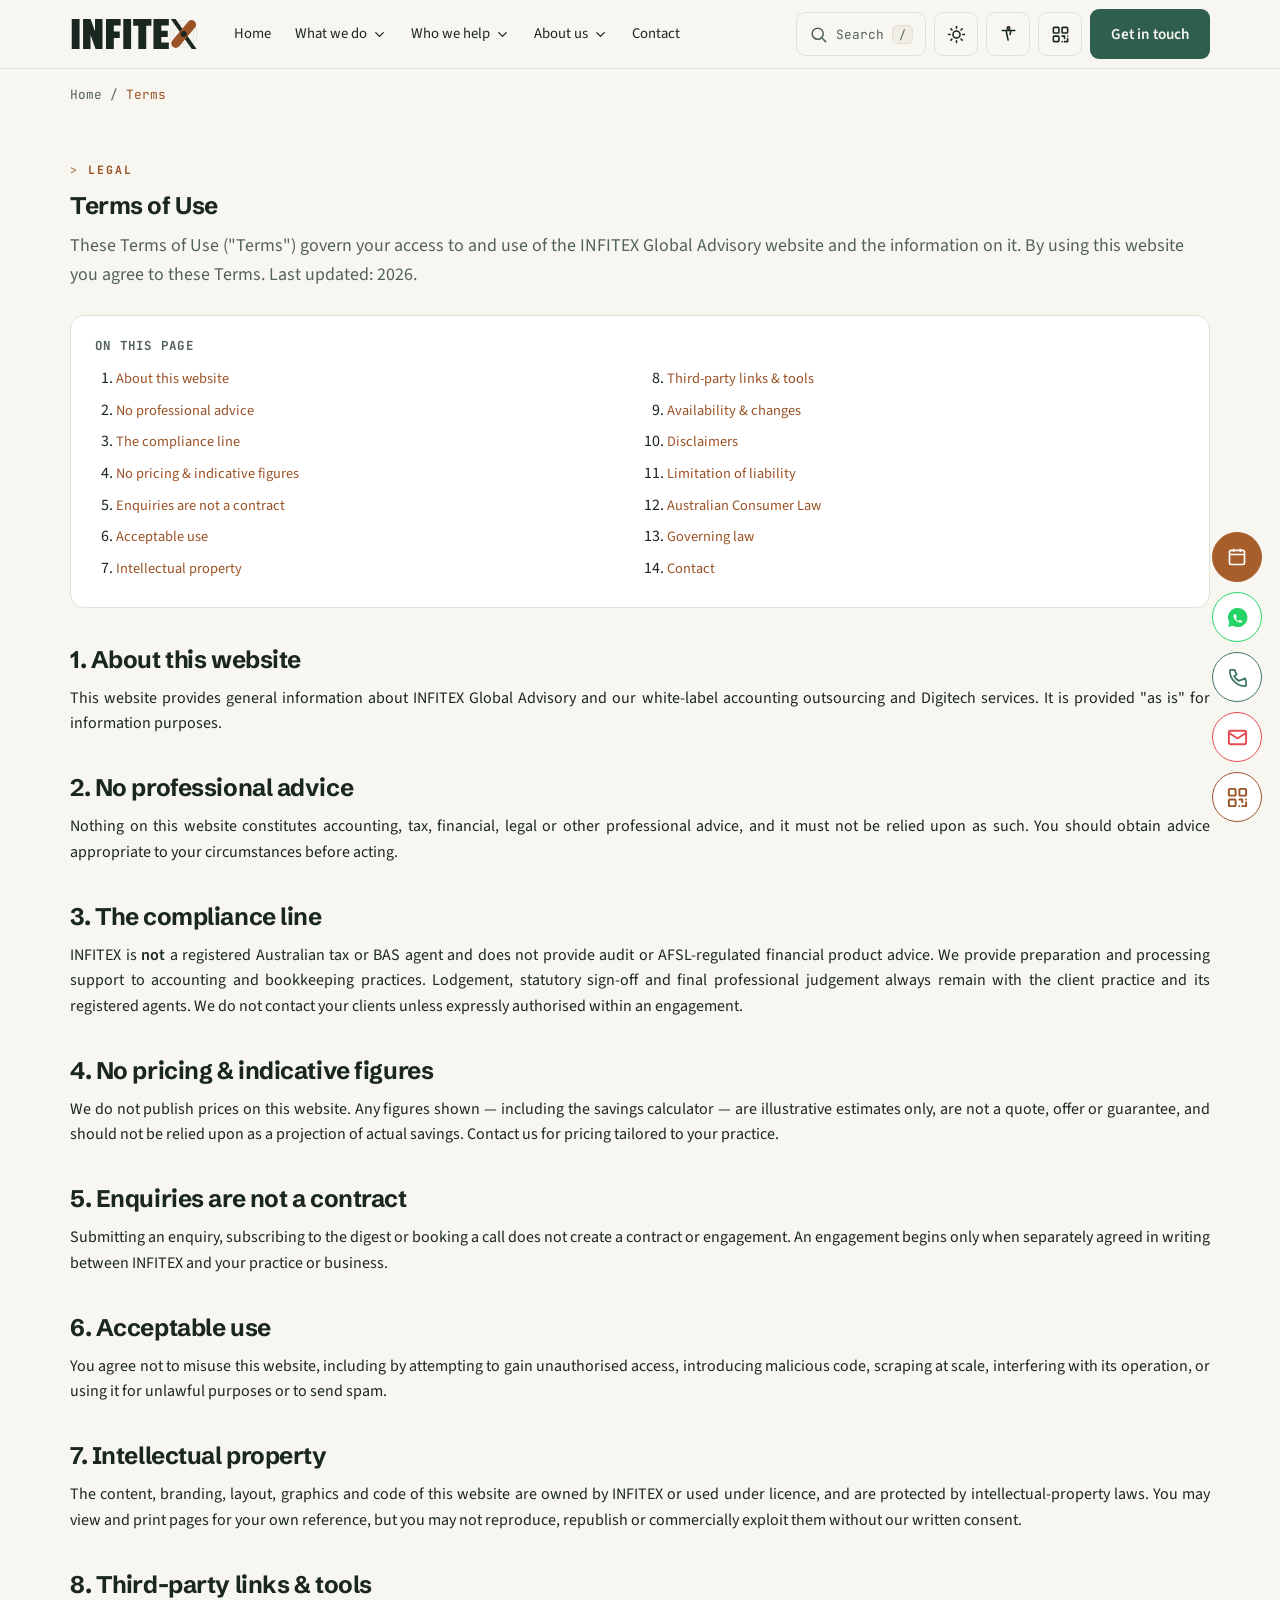
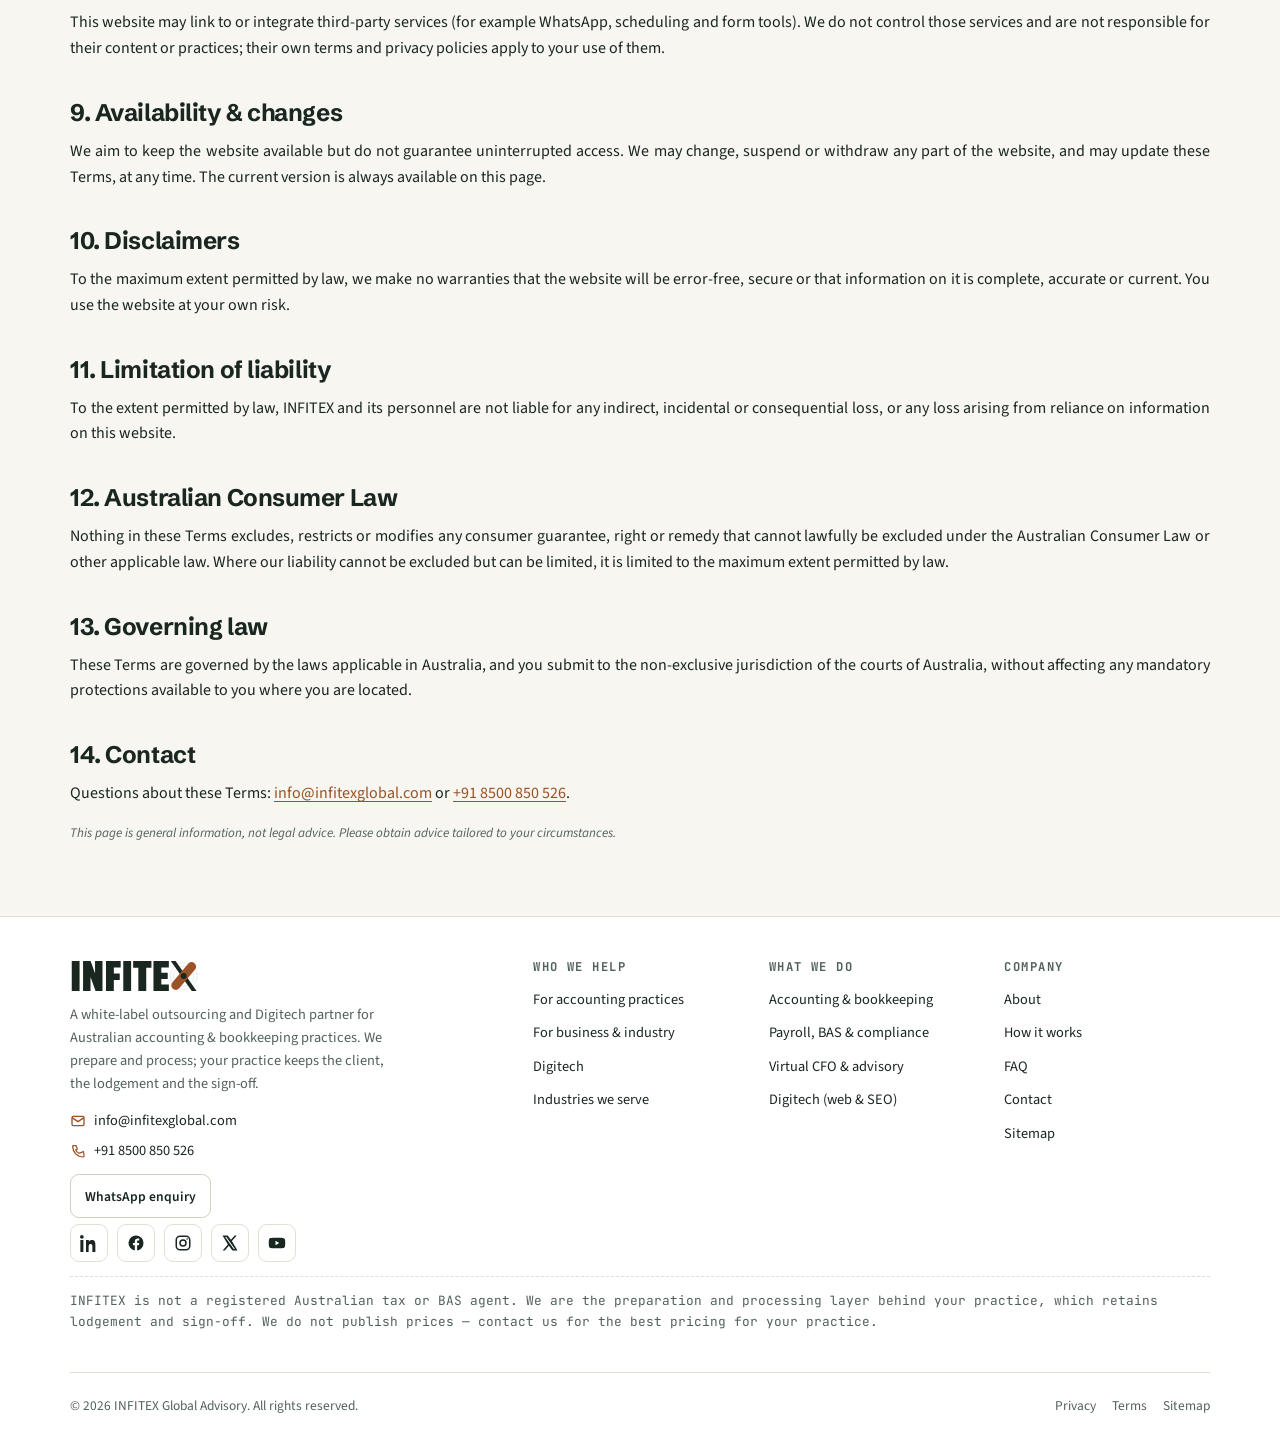
<file: terms.html>
<!doctype html><html lang="en-AU"><head><meta charset="utf-8"><!-- Google tag (gtag.js) --><script async src="https://www.googletagmanager.com/gtag/js?id=G-7Z1QJE4YSM"></script><script>window.dataLayer=window.dataLayer||[];function gtag(){dataLayer.push(arguments);}gtag("js",new Date());gtag("config","G-7Z1QJE4YSM");</script><meta name="viewport" content="width=device-width,initial-scale=1,viewport-fit=cover"><title>Terms of Use — INFITEX Global Advisory</title><meta name="description" content="Terms of use for the INFITEX Global Advisory website. INFITEX is not a registered Australian tax or BAS agent; your practice retains lodgement and sign-off."><meta name="author" content="INFITEX Global Advisory"><meta name="robots" content="index,follow,max-image-preview:large,max-snippet:-1,max-video-preview:-1"><link rel="canonical" href="https://infitexglobal.com/terms"><!-- SEO/GEO verification scaffold — replace PLACEHOLDER tokens after deploy --><meta name="google-site-verification" content="GOOGLE_SITE_VERIFICATION"><!-- <meta name="msvalidate.01" content="BING_SITE_VERIFICATION"> --><!-- <meta name="yandex-verification" content="YANDEX_SITE_VERIFICATION"> --><!-- <meta name="p:domain_verify" content="PINTEREST_SITE_VERIFICATION"> --><meta property="og:type" content="website"><meta property="og:site_name" content="INFITEX Global Advisory"><meta property="og:title" content="Terms of Use — INFITEX Global Advisory"><meta property="og:description" content="Terms of use for the INFITEX Global Advisory website. INFITEX is not a registered Australian tax or BAS agent; your practice retains lodgement and sign-off."><meta property="og:url" content="https://infitexglobal.com/terms"><meta property="og:image" content="https://infitexglobal.com/og-image.png"><meta property="og:image:width" content="1200"><meta property="og:image:height" content="630"><meta property="og:image:alt" content="INFITEX Global Advisory — white-label accounting outsourcing for Australian practices"><meta property="og:locale" content="en_AU"><meta name="twitter:card" content="summary_large_image"><meta name="twitter:title" content="Terms of Use — INFITEX Global Advisory"><meta name="twitter:description" content="Terms of use for the INFITEX Global Advisory website. INFITEX is not a registered Australian tax or BAS agent; your practice retains lodgement and sign-off."><meta name="twitter:image" content="https://infitexglobal.com/og-image.png"><meta name="twitter:image:alt" content="INFITEX Global Advisory"><meta name="theme-color" content="#F7F6F1" media="(prefers-color-scheme: light)"><meta name="theme-color" content="#14211C" media="(prefers-color-scheme: dark)"><link rel="icon" href="favicon.svg" type="image/svg+xml"><link rel="apple-touch-icon" href="apple-touch-icon.png"><link rel="sitemap" type="application/xml" title="Sitemap" href="sitemap.xml"><script>(function(){try{var d=document.documentElement;var t=localStorage.getItem('ix-theme')||'light';d.setAttribute('data-theme',t);if(localStorage.getItem('ix-contrast')==='high')d.setAttribute('data-contrast','high');if(localStorage.getItem('ix-grayscale')==='on')d.setAttribute('data-grayscale','on');var ts=localStorage.getItem('ix-textstep');var s=[-2,0,2,4,6];if(ts!==null)d.style.setProperty('--type-scale-step',(s[parseInt(ts,10)]||0)+'px');}catch(e){}})();</script><link rel="preload" href="/fonts/schibsted-grotesk-700.woff2" as="font" type="font/woff2" crossorigin><link rel="preload" href="/fonts/source-sans-3-400.woff2" as="font" type="font/woff2" crossorigin><link rel="stylesheet" href="styles.css?v=592ddce4"><script type="application/ld+json">{"@context":"https://schema.org","@graph":[{"@context":"https://schema.org","@type":"WebPage","@id":"https://infitexglobal.com/terms#webpage","url":"https://infitexglobal.com/terms","name":"Terms of Use — INFITEX Global Advisory","description":"Terms of use for the INFITEX Global Advisory website. INFITEX is not a registered Australian tax or BAS agent; your practice retains lodgement and sign-off.","inLanguage":"en-AU","isPartOf":{"@id":"https://infitexglobal.com/#website"},"about":{"@id":"https://infitexglobal.com/#organization"},"speakable":{"@type":"SpeakableSpecification","cssSelector":["h1",".answer-lede"]}},{"@context":"https://schema.org","@type":"ProfessionalService","@id":"https://infitexglobal.com/#organization","name":"INFITEX Global Advisory","alternateName":"INFITEX","slogan":"A finance team that works to your standards.","description":"INFITEX Global Advisory is an India-based, white-label accounting and bookkeeping outsourcing partner for Australian accounting practices and businesses, covering bookkeeping, payroll and STP, BAS and IAS, year-end financials, tax and SMSF, plus management reporting and Virtual CFO. The client practice always retains lodgement and sign-off. A Digitech division provides websites, business email and SEO.","url":"https://infitexglobal.com/","logo":"https://infitexglobal.com/logo.svg","image":"https://infitexglobal.com/og-image.png","email":"info@infitexglobal.com","telephone":"+91-8500-850-526","priceRange":"Contact for a tailored quote","currenciesAccepted":"AUD","areaServed":{"@type":"Country","name":"Australia"},"knowsLanguage":["en-AU","en"],"availableLanguage":["English"],"knowsAbout":["White-label accounting outsourcing","Bookkeeping","Bank reconciliations","Accounts payable and receivable","Payroll","Single Touch Payroll (STP)","BAS preparation","IAS preparation","Year-end financial statements","Company and trust tax returns","SMSF accounting","BGL","Class","Xero","XPM","MYOB","QuickBooks","Reckon","Karbon","Dext","Hubdoc","FYI Docs","Management reporting","Budgeting and forecasting","Cash-flow forecasting","Virtual CFO","Australian tax compliance"],"serviceType":["Accounting outsourcing","Bookkeeping outsourcing","Payroll outsourcing","BAS and IAS preparation","Virtual CFO","Management reporting","Web design and SEO (Digitech)"],"contactPoint":{"@type":"ContactPoint","contactType":"sales","email":"info@infitexglobal.com","telephone":"+91-8500-850-526","areaServed":"AU","availableLanguage":["en-AU","en"]},"address":{"@type":"PostalAddress","addressCountry":"IN"},"sameAs":["https://www.linkedin.com/company/infitexglobal","https://www.facebook.com/infitexglobal","https://www.instagram.com/infitexglobal","https://x.com/infitexglobal","https://www.youtube.com/@infitexglobal"]},{"@context":"https://schema.org","@type":"WebPage","name":"Terms of Service","datePublished":"2026-06-01","dateModified":"2026-06-27","inLanguage":"en-AU","publisher":{"@id":"https://infitexglobal.com/#organization"}},{"@context":"https://schema.org","@type":"BreadcrumbList","itemListElement":[{"@type":"ListItem","position":1,"name":"Home","item":"https://infitexglobal.com/"},{"@type":"ListItem","position":2,"name":"Terms","item":"https://infitexglobal.com/terms"}]}]}</script><!-- Microsoft Clarity --><script>(function(c,l,a,r,i,t,y){c[a]=c[a]||function(){(c[a].q=c[a].q||[]).push(arguments)};t=l.createElement(r);t.async=1;t.src="https://www.clarity.ms/tag/"+i+"?ref=bwt";y=l.getElementsByTagName(r)[0];y.parentNode.insertBefore(t,y);})(window,document,"clarity","script","xyhvnnr2j4");</script></head><body><a class="skip-link" href="#main">Skip to content</a><header class="site-header"><div class="shell header-inner"><a class="brand" href="/" aria-label="INFITEX Global Advisory — home"><svg class="brand-logo" viewBox="0 0 309.3 72.0" role="img" aria-label="INFITEX" focusable="false"><g class="brand-word" transform="translate(0 72.00) scale(0.10465 -0.10465)"><g transform="translate(0.0 0)"><path d="M40 0V688H220V0Z"/></g><g transform="translate(260.0 0)"><path d="M327 0 216 310H211V0H40V688H213L309 421H315V688H486V0Z"/></g><g transform="translate(786.0 0)"><path d="M40 0V688H377V540H220V402H356V254H220V0Z"/></g><g transform="translate(1183.0 0)"><path d="M40 0V688H220V0Z"/></g><g transform="translate(1443.0 0)"><path d="M126 0V535H7V688H426V535H307V0Z"/></g><g transform="translate(1876.0 0)"><path d="M40 0V688H393V540H220V421H367V274H220V148H393V0Z"/></g></g><g class="brand-x"><g class="bx-ring" fill="none"><circle cx="273.11" cy="36.00" r="24.48"/><circle cx="273.11" cy="36.00" r="32.40"/></g><path class="bx-ink" d="M 242.15 0.00 L 253.67 0.00 L 304.07 72.00 L 292.55 72.00 Z"/><rect class="bx-acc" x="262.31" y="-4.32" width="21.60" height="80.64" rx="10.80" transform="rotate(40 273.11 36.00)"/><circle class="bx-dot" cx="273.11" cy="36.00" r="7.20"/></g></svg></a><nav class="nav" aria-label="Primary"><a class="nav-link" href="/">Home</a><div class="nav-item has-mega"><button type="button" class="nav-link nav-trigger" aria-expanded="false" aria-haspopup="true" aria-controls="mega-what-we-do">What we do<svg class="caret" viewBox="0 0 24 24" aria-hidden="true" focusable="false"><path d="M6 9l6 6 6-6" fill="none" stroke="currentColor" stroke-width="2" stroke-linecap="round" stroke-linejoin="round"/></svg></button><div class="mega-panel" id="mega-what-we-do" role="region" aria-label="What we do"><div class="mega-grid"><div class="mega-col"><p class="mega-h">Accounting & bookkeeping</p><ul><li><a href="/outsourcing#scope"><span class="mega-t">Bookkeeping & reconciliations</span><span class="mega-d">Books kept accurate, coded and reconciled.</span></a></li><li><a href="/outsourcing#scope"><span class="mega-t">Accounts payable & receivable</span><span class="mega-d">Bills, invoices and debtor follow-up.</span></a></li><li><a href="/outsourcing#scope"><span class="mega-t">Year-end financials</span><span class="mega-d">Financial statements to your standards.</span></a></li><li><a href="/outsourcing#scope"><span class="mega-t">Workpapers</span><span class="mega-d">Clean, traceable workpapers behind every job.</span></a></li></ul></div><div class="mega-col"><p class="mega-h">Payroll, BAS & compliance</p><ul><li><a href="/outsourcing#scope"><span class="mega-t">Payroll & STP</span><span class="mega-d">Pay runs and Single Touch Payroll, ready to lodge.</span></a></li><li><a href="/outsourcing#scope"><span class="mega-t">BAS / IAS preparation</span><span class="mega-d">Activity statements drafted for your sign-off.</span></a></li><li><a href="/outsourcing#scope"><span class="mega-t">Company & trust tax returns</span><span class="mega-d">Returns prepared; your agent signs and lodges.</span></a></li><li><a href="/outsourcing#scope"><span class="mega-t">SMSF accounts (BGL/Class)</span><span class="mega-d">Self-managed super fund accounts & workpapers.</span></a></li></ul></div><div class="mega-col"><p class="mega-h">Advisory & Virtual CFO</p><ul><li><a href="/industry#vcfo"><span class="mega-t">Virtual CFO</span><span class="mega-d">Senior finance leadership, fractionally.</span></a></li><li><a href="/industry#what"><span class="mega-t">Management accounts & reporting</span><span class="mega-d">Monthly, decision-ready reporting.</span></a></li><li><a href="/industry#what"><span class="mega-t">Budgeting & forecasting</span><span class="mega-d">Budgets, rolling forecasts and scenarios.</span></a></li><li><a href="/industry#vcfo"><span class="mega-t">Cash-flow management</span><span class="mega-d">13-week cash-flow and working-capital visibility.</span></a></li></ul></div><div class="mega-col"><p class="mega-h">Digitech</p><ul><li><a href="/digitech#services"><span class="mega-t">Web design & build</span><span class="mega-d">Fast, accessible, mobile-first websites.</span></a></li><li><a href="/digitech#services"><span class="mega-t">Domains, hosting & email</span><span class="mega-d">Set up and managed for you.</span></a></li><li><a href="/digitech#services"><span class="mega-t">SEO & Google Business Profile</span><span class="mega-d">Be found by local clients.</span></a></li><li><a href="/digitech#services"><span class="mega-t">Care & maintenance</span><span class="mega-d">Updates, backups and ongoing changes.</span></a></li></ul></div></div></div></div><div class="nav-item has-mega"><button type="button" class="nav-link nav-trigger" aria-expanded="false" aria-haspopup="true" aria-controls="mega-who-we-help">Who we help<svg class="caret" viewBox="0 0 24 24" aria-hidden="true" focusable="false"><path d="M6 9l6 6 6-6" fill="none" stroke="currentColor" stroke-width="2" stroke-linecap="round" stroke-linejoin="round"/></svg></button><div class="mega-panel" id="mega-who-we-help" role="region" aria-label="Who we help"><div class="mega-grid"><div class="mega-col"><p class="mega-h">By audience</p><ul><li><a href="/outsourcing"><span class="mega-t">For accounting practices</span><span class="mega-d">White-label back office for your firm.</span></a></li><li><a href="/industry"><span class="mega-t">For business & industry</span><span class="mega-d">A dedicated outsourced finance team.</span></a></li><li><a href="/digitech"><span class="mega-t">Digitech</span><span class="mega-d">Web, email & SEO for client-facing growth.</span></a></li></ul></div><div class="mega-col"><p class="mega-h">Industries we serve</p><ul><li><a href="/industry#industries"><span class="mega-t">Construction & trades</span><span class="mega-d">Job costing, payroll and BAS.</span></a></li><li><a href="/industry#industries"><span class="mega-t">Retail & e-commerce</span><span class="mega-d">High-volume reconciliations and reporting.</span></a></li><li><a href="/industry#industries"><span class="mega-t">Professional services</span><span class="mega-d">Clean books and management accounts.</span></a></li><li><a href="/industry#industries"><span class="mega-t">Healthcare & allied health</span><span class="mega-d">Compliant bookkeeping and payroll.</span></a></li></ul></div></div></div></div><div class="nav-item has-mega"><button type="button" class="nav-link nav-trigger" aria-expanded="false" aria-haspopup="true" aria-controls="mega-about-us">About us<svg class="caret" viewBox="0 0 24 24" aria-hidden="true" focusable="false"><path d="M6 9l6 6 6-6" fill="none" stroke="currentColor" stroke-width="2" stroke-linecap="round" stroke-linejoin="round"/></svg></button><div class="mega-panel" id="mega-about-us" role="region" aria-label="About us"><div class="mega-grid"><div class="mega-col"><p class="mega-h">Company</p><ul><li><a href="/about"><span class="mega-t">About INFITEX</span><span class="mega-d">A dependable extension of your team, native to your stack.</span></a></li><li><a href="/about#vmb"><span class="mega-t">Vision, mission & values</span><span class="mega-d">What we stand for and how we work.</span></a></li></ul></div><div class="mega-col"><p class="mega-h">Proof & answers</p><ul><li><a href="/#testimonials"><span class="mega-t">Our stories</span><span class="mega-d">What practices and businesses say about us.</span></a></li><li><a href="/#faq"><span class="mega-t">FAQ</span><span class="mega-d">Honest answers on the compliance line, security and how we work.</span></a></li></ul></div></div></div></div><a class="nav-link" href="/contact">Contact</a></nav><div class="header-tools"><button class="icon-btn search-btn" data-open-search aria-label="Search the site"><svg viewBox="0 0 24 24" fill="none" stroke="currentColor" stroke-width="2" stroke-linecap="round"><circle cx="11" cy="11" r="7"/><path d="M21 21l-4-4"/></svg><span>Search</span><kbd>/</kbd></button><button class="icon-btn" data-theme-toggle aria-label="Toggle light or dark theme" aria-pressed="false"><svg viewBox="0 0 24 24" fill="none" stroke="currentColor" stroke-width="2" stroke-linecap="round"><circle cx="12" cy="12" r="4.5"/><path d="M12 2v2M12 20v2M2 12h2M20 12h2M4.9 4.9l1.4 1.4M17.7 17.7l1.4 1.4M19.1 4.9l-1.4 1.4M6.3 17.7l-1.4 1.4"/></svg></button><button class="icon-btn" data-open-a11y aria-label="Open accessibility settings"><svg viewBox="0 0 24 24" fill="none" stroke="currentColor" stroke-width="2" stroke-linecap="round"><circle cx="12" cy="4" r="1.6"/><path d="M4 7h16M9 7l1 5 1.5 7M15 7l-1 5"/></svg></button><button class="icon-btn qr-header-btn" data-open-qr aria-label="Show QR code to save our contact" title="Save our contact (QR)"><svg viewBox="0 0 24 24" fill="none" stroke="currentColor" stroke-width="2" stroke-linecap="round" stroke-linejoin="round"><rect x="3" y="3" width="7" height="7" rx="1"/><rect x="14" y="3" width="7" height="7" rx="1"/><rect x="3" y="14" width="7" height="7" rx="1"/><path d="M14 14h3v3M21 14v.01M14 21h.01M17 21h4v-4M21 17v.01"/></svg></button><a class="btn btn-primary header-cta" href="/contact">Get in touch</a><button class="icon-btn hamburger" data-open-nav aria-label="Open menu" aria-expanded="false"><svg viewBox="0 0 24 24" fill="none" stroke="currentColor" stroke-width="2" stroke-linecap="round"><path d="M3 6h18M3 12h18M3 18h18"/></svg></button></div></div></header><div class="mobile-nav" id="mobileNav" aria-hidden="true"><div class="mobile-nav-top"><a class="brand" href="/" aria-label="INFITEX home"><svg class="brand-logo" viewBox="0 0 309.3 72.0" role="img" aria-label="INFITEX" focusable="false"><g class="brand-word" transform="translate(0 72.00) scale(0.10465 -0.10465)"><g transform="translate(0.0 0)"><path d="M40 0V688H220V0Z"/></g><g transform="translate(260.0 0)"><path d="M327 0 216 310H211V0H40V688H213L309 421H315V688H486V0Z"/></g><g transform="translate(786.0 0)"><path d="M40 0V688H377V540H220V402H356V254H220V0Z"/></g><g transform="translate(1183.0 0)"><path d="M40 0V688H220V0Z"/></g><g transform="translate(1443.0 0)"><path d="M126 0V535H7V688H426V535H307V0Z"/></g><g transform="translate(1876.0 0)"><path d="M40 0V688H393V540H220V421H367V274H220V148H393V0Z"/></g></g><g class="brand-x"><g class="bx-ring" fill="none"><circle cx="273.11" cy="36.00" r="24.48"/><circle cx="273.11" cy="36.00" r="32.40"/></g><path class="bx-ink" d="M 242.15 0.00 L 253.67 0.00 L 304.07 72.00 L 292.55 72.00 Z"/><rect class="bx-acc" x="262.31" y="-4.32" width="21.60" height="80.64" rx="10.80" transform="rotate(40 273.11 36.00)"/><circle class="bx-dot" cx="273.11" cy="36.00" r="7.20"/></g></svg></a><button class="icon-btn" data-close-nav aria-label="Close menu"><svg viewBox="0 0 24 24" fill="none" stroke="currentColor" stroke-width="2" stroke-linecap="round"><path d="M6 6l12 12M18 6L6 18"/></svg></button></div><nav aria-label="Mobile"><a class="m-link" href="/">Home</a><div class="m-acc"><button type="button" class="m-acc-btn" aria-expanded="false" aria-controls="macc-what-we-do">What we do<svg class="caret" viewBox="0 0 24 24" aria-hidden="true" focusable="false"><path d="M6 9l6 6 6-6" fill="none" stroke="currentColor" stroke-width="2" stroke-linecap="round" stroke-linejoin="round"/></svg></button><div class="m-acc-panel" id="macc-what-we-do"><p class="m-group">Accounting & bookkeeping</p><a class="m-sublink" href="/outsourcing#scope">Bookkeeping & reconciliations</a><a class="m-sublink" href="/outsourcing#scope">Accounts payable & receivable</a><a class="m-sublink" href="/outsourcing#scope">Year-end financials</a><a class="m-sublink" href="/outsourcing#scope">Workpapers</a><p class="m-group">Payroll, BAS & compliance</p><a class="m-sublink" href="/outsourcing#scope">Payroll & STP</a><a class="m-sublink" href="/outsourcing#scope">BAS / IAS preparation</a><a class="m-sublink" href="/outsourcing#scope">Company & trust tax returns</a><a class="m-sublink" href="/outsourcing#scope">SMSF accounts (BGL/Class)</a><p class="m-group">Advisory & Virtual CFO</p><a class="m-sublink" href="/industry#vcfo">Virtual CFO</a><a class="m-sublink" href="/industry#what">Management accounts & reporting</a><a class="m-sublink" href="/industry#what">Budgeting & forecasting</a><a class="m-sublink" href="/industry#vcfo">Cash-flow management</a><p class="m-group">Digitech</p><a class="m-sublink" href="/digitech#services">Web design & build</a><a class="m-sublink" href="/digitech#services">Domains, hosting & email</a><a class="m-sublink" href="/digitech#services">SEO & Google Business Profile</a><a class="m-sublink" href="/digitech#services">Care & maintenance</a></div></div><div class="m-acc"><button type="button" class="m-acc-btn" aria-expanded="false" aria-controls="macc-who-we-help">Who we help<svg class="caret" viewBox="0 0 24 24" aria-hidden="true" focusable="false"><path d="M6 9l6 6 6-6" fill="none" stroke="currentColor" stroke-width="2" stroke-linecap="round" stroke-linejoin="round"/></svg></button><div class="m-acc-panel" id="macc-who-we-help"><p class="m-group">By audience</p><a class="m-sublink" href="/outsourcing">For accounting practices</a><a class="m-sublink" href="/industry">For business & industry</a><a class="m-sublink" href="/digitech">Digitech</a><p class="m-group">Industries we serve</p><a class="m-sublink" href="/industry#industries">Construction & trades</a><a class="m-sublink" href="/industry#industries">Retail & e-commerce</a><a class="m-sublink" href="/industry#industries">Professional services</a><a class="m-sublink" href="/industry#industries">Healthcare & allied health</a></div></div><div class="m-acc"><button type="button" class="m-acc-btn" aria-expanded="false" aria-controls="macc-about-us">About us<svg class="caret" viewBox="0 0 24 24" aria-hidden="true" focusable="false"><path d="M6 9l6 6 6-6" fill="none" stroke="currentColor" stroke-width="2" stroke-linecap="round" stroke-linejoin="round"/></svg></button><div class="m-acc-panel" id="macc-about-us"><p class="m-group">Company</p><a class="m-sublink" href="/about">About INFITEX</a><a class="m-sublink" href="/about#vmb">Vision, mission & values</a><p class="m-group">Proof & answers</p><a class="m-sublink" href="/#testimonials">Our stories</a><a class="m-sublink" href="/#faq">FAQ</a></div></div><a class="m-link" href="/contact">Contact</a></nav><div style="margin-top:24px;display:flex;gap:10px;flex-wrap:wrap"><button class="btn btn-ghost" data-open-wa>WhatsApp us</button><a class="btn btn-primary" href="/contact">Get in touch</a></div></div><main id="main"><div class="shell"><nav class="crumbs" aria-label="Breadcrumb"><a href="/">Home</a> / <span>Terms</span></nav></div><section class="section"><div class="shell legal-shell"><span class="eyebrow">Legal</span><h1>Terms of Use</h1><p class="lead">These Terms of Use ("Terms") govern your access to and use of the INFITEX Global Advisory website and the information on it. By using this website you agree to these Terms. Last updated: <span data-year>2026</span>.</p><div class="legal-toc"><strong>On this page</strong><ol><li><a href="#t-about">About this website</a></li><li><a href="#t-noadvice">No professional advice</a></li><li><a href="#t-line">The compliance line</a></li><li><a href="#t-pricing">No pricing &amp; indicative figures</a></li><li><a href="#t-enquiries">Enquiries are not a contract</a></li><li><a href="#t-accept">Acceptable use</a></li><li><a href="#t-ip">Intellectual property</a></li><li><a href="#t-third">Third-party links &amp; tools</a></li><li><a href="#t-avail">Availability &amp; changes</a></li><li><a href="#t-disc">Disclaimers</a></li><li><a href="#t-liab">Limitation of liability</a></li><li><a href="#t-acl">Australian Consumer Law</a></li><li><a href="#t-law">Governing law</a></li><li><a href="#t-contact">Contact</a></li></ol></div><div class="prose"><h2 id="t-about">1. About this website</h2><p>This website provides general information about INFITEX Global Advisory and our white-label accounting outsourcing and Digitech services. It is provided "as is" for information purposes.</p><h2 id="t-noadvice">2. No professional advice</h2><p>Nothing on this website constitutes accounting, tax, financial, legal or other professional advice, and it must not be relied upon as such. You should obtain advice appropriate to your circumstances before acting.</p><h2 id="t-line">3. The compliance line</h2><p>INFITEX is <strong>not</strong> a registered Australian tax or BAS agent and does not provide audit or AFSL-regulated financial product advice. We provide preparation and processing support to accounting and bookkeeping practices. Lodgement, statutory sign-off and final professional judgement always remain with the client practice and its registered agents. We do not contact your clients unless expressly authorised within an engagement.</p><h2 id="t-pricing">4. No pricing &amp; indicative figures</h2><p>We do not publish prices on this website. Any figures shown — including the savings calculator — are illustrative estimates only, are not a quote, offer or guarantee, and should not be relied upon as a projection of actual savings. Contact us for pricing tailored to your practice.</p><h2 id="t-enquiries">5. Enquiries are not a contract</h2><p>Submitting an enquiry, subscribing to the digest or booking a call does not create a contract or engagement. An engagement begins only when separately agreed in writing between INFITEX and your practice or business.</p><h2 id="t-accept">6. Acceptable use</h2><p>You agree not to misuse this website, including by attempting to gain unauthorised access, introducing malicious code, scraping at scale, interfering with its operation, or using it for unlawful purposes or to send spam.</p><h2 id="t-ip">7. Intellectual property</h2><p>The content, branding, layout, graphics and code of this website are owned by INFITEX or used under licence, and are protected by intellectual-property laws. You may view and print pages for your own reference, but you may not reproduce, republish or commercially exploit them without our written consent.</p><h2 id="t-third">8. Third-party links &amp; tools</h2><p>This website may link to or integrate third-party services (for example WhatsApp, scheduling and form tools). We do not control those services and are not responsible for their content or practices; their own terms and privacy policies apply to your use of them.</p><h2 id="t-avail">9. Availability &amp; changes</h2><p>We aim to keep the website available but do not guarantee uninterrupted access. We may change, suspend or withdraw any part of the website, and may update these Terms, at any time. The current version is always available on this page.</p><h2 id="t-disc">10. Disclaimers</h2><p>To the maximum extent permitted by law, we make no warranties that the website will be error-free, secure or that information on it is complete, accurate or current. You use the website at your own risk.</p><h2 id="t-liab">11. Limitation of liability</h2><p>To the extent permitted by law, INFITEX and its personnel are not liable for any indirect, incidental or consequential loss, or any loss arising from reliance on information on this website.</p><h2 id="t-acl">12. Australian Consumer Law</h2><p>Nothing in these Terms excludes, restricts or modifies any consumer guarantee, right or remedy that cannot lawfully be excluded under the Australian Consumer Law or other applicable law. Where our liability cannot be excluded but can be limited, it is limited to the maximum extent permitted by law.</p><h2 id="t-law">13. Governing law</h2><p>These Terms are governed by the laws applicable in Australia, and you submit to the non-exclusive jurisdiction of the courts of Australia, without affecting any mandatory protections available to you where you are located.</p><h2 id="t-contact">14. Contact</h2><p>Questions about these Terms: <a href="mailto:info@infitexglobal.com">info@infitexglobal.com</a> or <a href="tel:+918500850526">+91 8500 850 526</a>.</p><p class="note">This page is general information, not legal advice. Please obtain advice tailored to your circumstances.</p></div></div></section></main><dialog id="a11yDialog" aria-label="Accessibility settings"><div class="dialog-card"><div class="dialog-head"><h2>Accessibility</h2><button class="icon-btn" data-close aria-label="Close"><svg viewBox="0 0 24 24" fill="none" stroke="currentColor" stroke-width="2" stroke-linecap="round"><path d="M6 6l12 12M18 6L6 18"/></svg></button></div><div class="dialog-body"><div class="form-row"><label class="lbl">Text size</label><div style="display:flex;gap:8px"><button class="btn btn-ghost" data-text="dec" aria-label="Decrease text size">A–</button><button class="btn btn-ghost" data-text="reset" aria-label="Reset text size">Reset</button><button class="btn btn-ghost" data-text="inc" aria-label="Increase text size">A+</button></div></div><div class="form-row"><label class="lbl">Theme</label><button class="btn btn-ghost" data-theme-toggle aria-pressed="false"><span data-theme-label>Light</span> mode</button></div><div class="form-row"><label class="lbl">High contrast</label><button class="btn btn-ghost" data-contrast-toggle aria-pressed="false">Toggle high contrast</button></div><div class="form-row"><label class="lbl">Grayscale</label><button class="btn btn-ghost" data-gray-toggle aria-pressed="false">Toggle grayscale</button></div><p class="form-note">Your preferences are saved on this device.</p></div></div></dialog><dialog id="waDialog" aria-label="WhatsApp enquiry"><div class="dialog-card"><form id="waForm" novalidate><div class="dialog-head"><h2>WhatsApp enquiry</h2><button type="button" class="icon-btn" data-close aria-label="Close"><svg viewBox="0 0 24 24" fill="none" stroke="currentColor" stroke-width="2" stroke-linecap="round"><path d="M6 6l12 12M18 6L6 18"/></svg></button></div><div class="dialog-body"><p class="form-note" style="margin-bottom:16px">We'll draft a tidy message and open WhatsApp for you to send.</p><div class="form-row"><label class="lbl" for="wa-name">Name <span class="req">*</span></label><input class="input" id="wa-name" name="name" type="text" autocomplete="name" required><span class="field-err">Please enter your name (letters, at least 2 characters).</span></div><div class="form-row"><label class="lbl" for="wa-email">Work email <span class="req">*</span></label><input class="input" id="wa-email" name="email" type="email" autocomplete="email" inputmode="email" required><span class="field-err">Please enter a valid email address.</span></div><div class="form-row"><label class="lbl" for="wa-mobile">Mobile <span class="req">*</span></label><div class="tel-wrap"><div class="cc-combo" data-cc><input class="cc-input" type="text" inputmode="tel" aria-label="Country dialing code" value="+61" autocomplete="off"><div class="cc-list" role="listbox" aria-label="Country dialing codes"></div></div><input class="input tel-num" id="wa-mobile" name="mobile_local" type="tel" inputmode="numeric" maxlength="10" placeholder="4XX XXX XXX" aria-label="Mobile number (10 digits)"></div><span class="field-err">Enter a 10-digit mobile number (digits only).</span></div><div class="form-row"><label class="lbl" for="wa-company">Business name <span class="req">*</span></label><input class="input" id="wa-company" name="company" type="text" autocomplete="organization" required><span class="field-err">Please enter your business name.</span></div><div class="form-row"><label class="lbl" for="wa-interest">Enquiring about</label><select class="input" id="wa-interest" name="interest"><option value="">Choose a topic…</option><option>Accounting outsourcing</option><option>Bookkeeping &amp; reconciliations</option><option>Payroll &amp; STP</option><option>BAS / IAS preparation</option><option>Year-end financials &amp; tax</option><option>SMSF accounts</option><option>A low-risk pilot</option><option>Digitech (website / SEO)</option><option>Something else</option></select></div><div class="form-row"><label class="lbl" for="wa-message">Message</label><textarea class="input" id="wa-message" name="message" placeholder="A line or two about your practice and what you need help with."></textarea><span class="field-err">Please add a short message (at least 10 characters).</span></div><input type="text" class="hp" name="botcheck" tabindex="-1" autocomplete="off" aria-hidden="true"><p class="form-status" id="waStatus" role="status"></p></div><div class="dialog-foot"><button type="button" class="btn btn-ghost" data-close>Cancel</button><button type="submit" class="btn btn-primary">Draft &amp; open WhatsApp</button></div></form></div></dialog><dialog id="mailDialog" aria-label="Email enquiry"><div class="dialog-card"><form id="mailForm" novalidate><div class="dialog-head"><h2>Email enquiry</h2><button type="button" class="icon-btn" data-close aria-label="Close"><svg viewBox="0 0 24 24" fill="none" stroke="currentColor" stroke-width="2" stroke-linecap="round"><path d="M6 6l12 12M18 6L6 18"/></svg></button></div><div class="dialog-body"><p class="form-note" style="margin-bottom:16px">We'll draft a tidy email and open your mail app for you to send.</p><div class="form-row"><label class="lbl" for="mail-name">Name <span class="req">*</span></label><input class="input" id="mail-name" name="name" type="text" autocomplete="name" required><span class="field-err">Please enter your name (letters, at least 2 characters).</span></div><div class="form-row"><label class="lbl" for="mail-email">Work email <span class="req">*</span></label><input class="input" id="mail-email" name="email" type="email" autocomplete="email" inputmode="email" required><span class="field-err">Please enter a valid email address.</span></div><div class="form-row"><label class="lbl" for="mail-mobile">Mobile <span class="req">*</span></label><div class="tel-wrap"><div class="cc-combo" data-cc><input class="cc-input" type="text" inputmode="tel" aria-label="Country dialing code" value="+61" autocomplete="off"><div class="cc-list" role="listbox" aria-label="Country dialing codes"></div></div><input class="input tel-num" id="mail-mobile" name="mobile_local" type="tel" inputmode="numeric" maxlength="10" placeholder="4XX XXX XXX" aria-label="Mobile number (10 digits)"></div><span class="field-err">Enter a 10-digit mobile number (digits only).</span></div><div class="form-row"><label class="lbl" for="mail-company">Business name <span class="req">*</span></label><input class="input" id="mail-company" name="company" type="text" autocomplete="organization" required><span class="field-err">Please enter your business name.</span></div><div class="form-row"><label class="lbl" for="mail-interest">Enquiring about</label><select class="input" id="mail-interest" name="interest"><option value="">Choose a topic…</option><option>Accounting outsourcing</option><option>Bookkeeping &amp; reconciliations</option><option>Payroll &amp; STP</option><option>BAS / IAS preparation</option><option>Year-end financials &amp; tax</option><option>SMSF accounts</option><option>A low-risk pilot</option><option>Digitech (website / SEO)</option><option>Something else</option></select></div><div class="form-row"><label class="lbl" for="mail-message">Message</label><textarea class="input" id="mail-message" name="message" placeholder="A line or two about your practice and what you need help with."></textarea><span class="field-err">Please add a short message (at least 10 characters).</span></div><input type="text" class="hp" name="botcheck" tabindex="-1" autocomplete="off" aria-hidden="true"><p class="form-status" id="mailStatus" role="status"></p></div><div class="dialog-foot"><button type="button" class="btn btn-ghost" data-close>Cancel</button><button type="submit" class="btn btn-primary">Draft &amp; open email</button></div></form></div></dialog><dialog id="qrDialog" aria-label="Save our contact"><div class="dialog-card qr-dialog-card"><div class="dialog-head"><h2>Save our contact</h2><button type="button" class="icon-btn" data-close aria-label="Close"><svg viewBox="0 0 24 24" fill="none" stroke="currentColor" stroke-width="2" stroke-linecap="round"><path d="M6 6l12 12M18 6L6 18"/></svg></button></div><div class="dialog-body" style="text-align:center"><p class="form-note" style="margin-bottom:16px">Scan with your phone camera — iPhone or Android — to save INFITEX Global Advisory to your contacts.</p><div class="qr-dialog-img"><img src="infitex-contact-qr.svg" alt="QR code to save INFITEX Global Advisory contact details" width="220" height="220"></div><p class="form-note" style="margin-top:14px">Or reach us directly:<br><a href="mailto:info@infitexglobal.com">info@infitexglobal.com</a> · <a href="tel:+918500850526">+91 8500 850 526</a></p></div></div></dialog><div class="search-overlay" id="searchOverlay" aria-hidden="true" role="dialog" aria-label="Search"><div class="search-panel"><div class="search-input-row"><svg viewBox="0 0 24 24" fill="none" stroke="currentColor" stroke-width="2" stroke-linecap="round"><circle cx="11" cy="11" r="7"/><path d="M21 21l-4-4"/></svg><input id="searchInput" type="text" placeholder="Search pages, services, FAQs…" aria-label="Search" autocomplete="off"></div><div class="search-results" id="searchResults"></div><div class="search-foot"><span>Up / Down to navigate</span><span>Enter to open</span><span>Esc to close</span></div></div></div><div class="fab"><a class="fab-cta" data-booking href="/contact" data-fab-label="Book a 15-min call" role="button" aria-label="Book a 15-min call"><svg viewBox="0 0 24 24" fill="none" stroke="currentColor" stroke-width="2"><rect x="3" y="4" width="18" height="17" rx="2"/><path d="M3 9h18M8 2v4M16 2v4"/></svg></a><a class="wa" href="#" data-open-wa data-fab-label="WhatsApp us" role="button" aria-label="WhatsApp us"><svg viewBox="0 0 24 24" fill="currentColor"><path d="M12 2a9.9 9.9 0 0 0-8.5 15l-1.3 4.8 4.9-1.3A10 10 0 1 0 12 2Zm5.6 14.1c-.2.6-1.2 1.2-1.7 1.2s-1 .2-3.3-.7-3.7-3.2-3.8-3.4-1-1.3-1-2.4.6-1.7.8-1.9.4-.3.6-.3h.5c.2 0 .4 0 .6.5l.8 1.9c.1.2.1.4 0 .5l-.3.5-.4.4c-.1.1-.3.3-.1.5l.9 1.4c.6.9 1.4 1.2 1.6 1.3s.4.1.5 0l.7-.8c.2-.2.3-.2.5-.1l1.7.8c.2.1.4.2.4.3.1.2.1.7-.1 1.3Z"/></svg></a><a class="callfab" href="tel:+918500850526" data-fab-label="Call +91 8500 850 526" aria-label="Call +91 8500 850 526"><svg viewBox="0 0 24 24" fill="none" stroke="currentColor" stroke-width="1.8"><path d="M5 4h4l2 5-2.5 1.5a11 11 0 0 0 5 5L20 13l1 4v3a1 1 0 0 1-1 1A16 16 0 0 1 4 5a1 1 0 0 1 1-1Z"/></svg></a><button class="mailfab" data-open-mail data-fab-label="Email us" aria-label="Email us"><svg viewBox="0 0 24 24" fill="none" stroke="currentColor" stroke-width="2"><rect x="3" y="5" width="18" height="14" rx="2"/><path d="M3 7l9 6 9-6"/></svg></button><button class="qrfab" data-open-qr data-fab-label="Save our contact" aria-label="Show QR code to save our contact"><svg viewBox="0 0 24 24" fill="none" stroke="currentColor" stroke-width="2" stroke-linecap="round" stroke-linejoin="round"><rect x="3" y="3" width="7" height="7" rx="1"/><rect x="14" y="3" width="7" height="7" rx="1"/><rect x="3" y="14" width="7" height="7" rx="1"/><path d="M14 14h3v3M21 14v.01M14 21h.01M17 21h4v-4M21 17v.01"/></svg></button><button id="backTop" aria-label="Back to top"><svg viewBox="0 0 24 24" fill="none" stroke="currentColor" stroke-width="2" stroke-linecap="round"><path d="M12 19V5M5 12l7-7 7 7"/></svg></button></div><footer class="site-footer"><div class="shell"><div class="footer-top"><div class="footer-brand"><a class="brand" href="/" aria-label="INFITEX home"><svg class="brand-logo" viewBox="0 0 309.3 72.0" role="img" aria-label="INFITEX" focusable="false"><g class="brand-word" transform="translate(0 72.00) scale(0.10465 -0.10465)"><g transform="translate(0.0 0)"><path d="M40 0V688H220V0Z"/></g><g transform="translate(260.0 0)"><path d="M327 0 216 310H211V0H40V688H213L309 421H315V688H486V0Z"/></g><g transform="translate(786.0 0)"><path d="M40 0V688H377V540H220V402H356V254H220V0Z"/></g><g transform="translate(1183.0 0)"><path d="M40 0V688H220V0Z"/></g><g transform="translate(1443.0 0)"><path d="M126 0V535H7V688H426V535H307V0Z"/></g><g transform="translate(1876.0 0)"><path d="M40 0V688H393V540H220V421H367V274H220V148H393V0Z"/></g></g><g class="brand-x"><g class="bx-ring" fill="none"><circle cx="273.11" cy="36.00" r="24.48"/><circle cx="273.11" cy="36.00" r="32.40"/></g><path class="bx-ink" d="M 242.15 0.00 L 253.67 0.00 L 304.07 72.00 L 292.55 72.00 Z"/><rect class="bx-acc" x="262.31" y="-4.32" width="21.60" height="80.64" rx="10.80" transform="rotate(40 273.11 36.00)"/><circle class="bx-dot" cx="273.11" cy="36.00" r="7.20"/></g></svg></a><p class="footer-blurb">A white-label outsourcing and Digitech partner for Australian accounting &amp; bookkeeping practices. We prepare and process; your practice keeps the client, the lodgement and the sign-off.</p><ul class="footer-contact"><li><svg viewBox="0 0 24 24" fill="none" stroke="currentColor" stroke-width="2"><rect x="3" y="5" width="18" height="14" rx="2"/><path d="M3 7l9 6 9-6"/></svg><a href="mailto:info@infitexglobal.com">info@infitexglobal.com</a></li><li><svg viewBox="0 0 24 24" fill="none" stroke="currentColor" stroke-width="1.8"><path d="M5 4h4l2 5-2.5 1.5a11 11 0 0 0 5 5L20 13l1 4v3a1 1 0 0 1-1 1A16 16 0 0 1 4 5a1 1 0 0 1 1-1Z"/></svg><a href="tel:+918500850526">+91 8500 850 526</a></li></ul><button class="btn btn-ghost btn-sm" data-open-wa>WhatsApp enquiry</button><div class="socials"><a href="https://www.linkedin.com/company/infitexglobal" aria-label="INFITEX on LinkedIn" rel="me noopener" target="_blank"><svg viewBox="0 0 24 24" fill="currentColor"><path d="M4.98 3.5A2.5 2.5 0 1 1 0 3.5a2.5 2.5 0 0 1 4.98 0ZM.5 8h4V24h-4V8Zm7.5 0h3.8v2.2h.1c.5-1 1.8-2.2 3.8-2.2 4 0 4.8 2.6 4.8 6V24h-4v-6.9c0-1.7 0-3.8-2.3-3.8s-2.7 1.8-2.7 3.7V24H8V8Z"/></svg></a><a href="https://www.facebook.com/infitexglobal" aria-label="INFITEX on Facebook" rel="me noopener" target="_blank"><svg viewBox="0 0 24 24" fill="currentColor"><path d="M22 12a10 10 0 1 0-11.6 9.9v-7H7.9V12h2.5V9.8c0-2.5 1.5-3.9 3.8-3.9 1.1 0 2.2.2 2.2.2v2.5h-1.3c-1.2 0-1.6.8-1.6 1.6V12h2.8l-.4 2.9h-2.4v7A10 10 0 0 0 22 12Z"/></svg></a><a href="https://www.instagram.com/infitexglobal" aria-label="INFITEX on Instagram" rel="me noopener" target="_blank"><svg viewBox="0 0 24 24" fill="none" stroke="currentColor" stroke-width="2"><rect x="3" y="3" width="18" height="18" rx="5"/><circle cx="12" cy="12" r="4"/><circle cx="17.5" cy="6.5" r="1" fill="currentColor" stroke="none"/></svg></a><a href="https://x.com/infitexglobal" aria-label="INFITEX on X" rel="me noopener" target="_blank"><svg viewBox="0 0 24 24" fill="currentColor"><path d="M18.2 2H21l-6.5 7.4L22 22h-6.8l-4.7-6.2L5 22H2.2l7-8L2 2h6.9l4.3 5.7L18.2 2Zm-1.2 18h1.5L7.1 3.9H5.5L17 20Z"/></svg></a><a href="https://www.youtube.com/@infitexglobal" aria-label="INFITEX on YouTube" rel="me noopener" target="_blank"><svg viewBox="0 0 24 24" fill="currentColor"><path d="M23 12s0-3.2-.4-4.7a2.5 2.5 0 0 0-1.8-1.8C19.3 5 12 5 12 5s-7.3 0-8.8.4A2.5 2.5 0 0 0 1.4 7.2C1 8.8 1 12 1 12s0 3.2.4 4.7a2.5 2.5 0 0 0 1.8 1.8C4.7 19 12 19 12 19s7.3 0 8.8-.4a2.5 2.5 0 0 0 1.8-1.8C23 15.2 23 12 23 12ZM10 15V9l5 3-5 3Z"/></svg></a></div></div><div class="footer-cols"><div class="footer-col"><h4>Who we help</h4><ul><li><a href="/outsourcing">For accounting practices</a></li><li><a href="/industry">For business &amp; industry</a></li><li><a href="/digitech">Digitech</a></li><li><a href="/industry#industries">Industries we serve</a></li></ul></div><div class="footer-col"><h4>What we do</h4><ul><li><a href="/outsourcing#scope">Accounting &amp; bookkeeping</a></li><li><a href="/outsourcing#scope">Payroll, BAS &amp; compliance</a></li><li><a href="/industry#vcfo">Virtual CFO &amp; advisory</a></li><li><a href="/digitech#services">Digitech (web &amp; SEO)</a></li></ul></div><div class="footer-col"><h4>Company</h4><ul><li><a href="/about">About</a></li><li><a href="/outsourcing#how">How it works</a></li><li><a href="/#faq">FAQ</a></li><li><a href="/contact">Contact</a></li><li><a href="/sitemap">Sitemap</a></li></ul></div></div></div><p class="compliance-line">INFITEX is not a registered Australian tax or BAS agent. We are the preparation and processing layer behind your practice, which retains lodgement and sign-off. We do not publish prices — contact us for the best pricing for your practice.</p><div class="footer-bottom"><span>&copy; <span data-year>2026</span> INFITEX Global Advisory. All rights reserved.</span><span class="footer-legal"><a href="/privacy">Privacy</a><a href="/terms">Terms</a><a href="/sitemap">Sitemap</a></span></div></div></footer><script>window.INFITEX_SEARCH=[
{type:"Pages",title:"Home",snippet:"White-label accounting outsourcing & Digitech for Australian practices.",url:"/"},
{type:"Pages",title:"For Accounting Practices",snippet:"White-label outsourcing across the full Australian compliance cycle.",url:"/outsourcing"},
{type:"Pages",title:"For Business & Industry",snippet:"Outsourced accounting, finance and Virtual CFO for Australian companies.",url:"/industry"},
{type:"Services",title:"Virtual CFO",snippet:"Management & board reporting, cash-flow forecasting, budgeting and KPI dashboards.",url:"/industry#vcfo"},
{type:"Services",title:"Management accounts & reporting",snippet:"Monthly management accounts and decision-ready reporting.",url:"/industry#what"},
{type:"Services",title:"Budgeting & forecasting",snippet:"Budgets, rolling forecasts and scenario planning.",url:"/industry#what"},
{type:"Services",title:"Cash-flow management",snippet:"13-week cash-flow forecasts and working-capital visibility.",url:"/industry#vcfo"},
{type:"Pages",title:"Digitech",snippet:"Websites, domains, hosting, business email, SEO and Google Business Profile.",url:"/digitech"},
{type:"Pages",title:"Privacy",snippet:"How we handle data, aligned to the Privacy Act 1988 and the APPs.",url:"/privacy"},
{type:"Pages",title:"Terms",snippet:"Terms of use for the INFITEX website and services.",url:"/terms"},
{type:"Pages",title:"Contact",snippet:"Send an enquiry, WhatsApp, book a call or email us.",url:"/contact"},
{type:"Pages",title:"Sitemap",snippet:"Every page and key section in one place.",url:"/sitemap"},
{type:"Sections",title:"How it works",snippet:"A simple, low-risk way to slot into your practice.",url:"/outsourcing#how"},
{type:"Sections",title:"Engagement models",snippet:"Dedicated staff, per-job or ad-hoc — flexible and pilot-friendly.",url:"/#engagement"},
{type:"Sections",title:"Security",snippet:"Role-based access, named individuals, ISO 27001 alignment on our roadmap.",url:"/#security"},
{type:"Sections",title:"Savings calculator",snippet:"Indicative annual saving range in AUD — not a quote.",url:"/#calculator"},
{type:"Sections",title:"Key Australian dates",snippet:"BAS, IAS, super and tax reference dates.",url:"/outsourcing#dates"},
{type:"Pages",title:"About INFITEX",snippet:"Our vision, mission and values; how we work with Australian practices.",url:"/about"},
{type:"Sections",title:"Start a pilot",snippet:"Begin with a low-risk pilot on a defined scope.",url:"/#pilot"},
{type:"Services",title:"Bookkeeping & reconciliations",snippet:"Day-to-day books kept accurate and current.",url:"/outsourcing#cycle"},
{type:"Services",title:"Accounts payable & receivable",snippet:"Bills and invoices processed and matched.",url:"/outsourcing#cycle"},
{type:"Services",title:"Payroll & STP",snippet:"Pay runs prepared and Single Touch Payroll ready.",url:"/outsourcing#cycle"},
{type:"Services",title:"BAS / IAS preparation",snippet:"Activity statements drafted for your review and lodgement.",url:"/outsourcing#cycle"},
{type:"Services",title:"Year-end financials",snippet:"Financial statements prepared to your standards.",url:"/outsourcing#cycle"},
{type:"Services",title:"Company & trust tax returns",snippet:"Returns prepared; your practice signs off and lodges.",url:"/outsourcing#cycle"},
{type:"Services",title:"SMSF accounts (BGL/Class)",snippet:"Self-managed super fund accounts and workpapers.",url:"/outsourcing#cycle"},
{type:"Services",title:"Workpapers",snippet:"Clean, traceable workpapers behind every job.",url:"/outsourcing#cycle"},
{type:"Services",title:"Web design & build",snippet:"Fast, accessible websites for your practice.",url:"/digitech"},
{type:"Services",title:"Domains, hosting & business email",snippet:"Set up and managed for you.",url:"/digitech"},
{type:"Services",title:"SEO & Google Business Profile",snippet:"Be found by local clients.",url:"/digitech"},
{type:"FAQs",title:"Do you contact our clients?",snippet:"No — you keep the client relationship.",url:"/#faq"},
{type:"FAQs",title:"Are you a registered AU tax or BAS agent?",snippet:"No — your practice keeps lodgement and sign-off.",url:"/#faq"},
{type:"FAQs",title:"Who lodges and signs off?",snippet:"Your practice does; we prepare and process.",url:"/#faq"},
{type:"FAQs",title:"Which software do you work in?",snippet:"XPM, Xero, MYOB, QuickBooks, FYI, Dext, BGL/Class, Karbon.",url:"/#faq"},
{type:"FAQs",title:"How do you keep our data secure?",snippet:"Role-based access, named individuals, confidentiality.",url:"/#faq"},
{type:"FAQs",title:"Can we start with a trial?",snippet:"Yes — a low-risk pilot on a defined scope.",url:"/#faq"},
{type:"FAQs",title:"Do you publish pricing?",snippet:"No — contact us for the best pricing for your practice.",url:"/#faq"}
];</script><script src="app.js?v=f49a3a62" defer></script></body></html>
</file>
<file: styles.css>
/* Self-hosted fonts (woff2, latin) — replaces Google Fonts to remove third-party
   render-blocking connections. font-display:swap keeps text visible immediately. */
@font-face{font-family:'Schibsted Grotesk';font-style:normal;font-weight:500;font-display:swap;src:url(/fonts/schibsted-grotesk-500.woff2) format('woff2');}
@font-face{font-family:'Schibsted Grotesk';font-style:normal;font-weight:600;font-display:swap;src:url(/fonts/schibsted-grotesk-600.woff2) format('woff2');}
@font-face{font-family:'Schibsted Grotesk';font-style:normal;font-weight:700;font-display:swap;src:url(/fonts/schibsted-grotesk-700.woff2) format('woff2');}
@font-face{font-family:'Schibsted Grotesk';font-style:normal;font-weight:800;font-display:swap;src:url(/fonts/schibsted-grotesk-800.woff2) format('woff2');}
@font-face{font-family:'Source Sans 3';font-style:normal;font-weight:400;font-display:swap;src:url(/fonts/source-sans-3-400.woff2) format('woff2');}
@font-face{font-family:'Source Sans 3';font-style:normal;font-weight:600;font-display:swap;src:url(/fonts/source-sans-3-600.woff2) format('woff2');}
@font-face{font-family:'Source Sans 3';font-style:italic;font-weight:400;font-display:swap;src:url(/fonts/source-sans-3-400-italic.woff2) format('woff2');}
@font-face{font-family:'JetBrains Mono';font-style:normal;font-weight:400;font-display:swap;src:url(/fonts/jetbrains-mono-400.woff2) format('woff2');}
@font-face{font-family:'JetBrains Mono';font-style:normal;font-weight:500;font-display:swap;src:url(/fonts/jetbrains-mono-500.woff2) format('woff2');}
@font-face{font-family:'JetBrains Mono';font-style:normal;font-weight:700;font-display:swap;src:url(/fonts/jetbrains-mono-700.woff2) format('woff2');}
/* =========================================================================
   INFITEX Global Advisory — "Eucalypt"
   Vanilla CSS. Light-first, premium B2B palette: eucalyptus green primary +
   warm clay accent on warm paper, with generous white space. Dark toggle.
   The whole site is token-driven, so this block re-skins every page at once.
   ========================================================================= */

/* ----- Design tokens ----- */
:root{
  /* Eucalypt LIGHT (default) — warm paper, deep eucalyptus green, clay accent */
  --bg:#F7F6F1;             /* warm paper */
  --bg-2:#FFFFFF;           /* card surface */
  --bg-3:#EFEDE4;           /* sunken surface / alt sections */
  --line:#E2DFD5;
  --line-2:#D3CFC2;
  --fg:#1A2620;             /* near-black eucalypt ink */
  --muted:#52615A;
  --ink:#1A2620;            /* logo wordmark / brand ink */
  --primary:#2F5E4E;        /* eucalyptus green — brand fills, primary CTAs */
  --primary-2:#3C7464;      /* lighter eucalyptus for hovers/gradients */
  --primary-ink:#F7F6F1;    /* text on green surfaces */
  --accent:#9A5226;         /* warm clay — AA link/text colour on paper */
  --accent-fill:#A85E2A;    /* clay — secondary fills, selection, skip-link */
  --accent-2:#2F6B4A;       /* eucalyptus — positive/ticks */
  --sage:#9A5226;           /* clay — logo X accent blade (pops on green brand) */
  --accent-ink:#FFFFFF;     /* text on clay fills */
  --positive:#2F6B4A;
  --link:#9A5226;
  --danger:#B4291C;
  --shadow:0 18px 44px -26px rgba(26,38,32,.32);
  --ring:0 0 0 3px rgba(154,82,38,.45);

  --maxw:1340px;
  --pad:clamp(14px, 3vw, 30px);
  --radius:14px;
  --radius-sm:9px;

  --font-head:'Schibsted Grotesk','Space Grotesk','IBM Plex Sans',system-ui,-apple-system,Segoe UI,Roboto,sans-serif;
  --font-body:'Source Sans 3','IBM Plex Sans',system-ui,-apple-system,Segoe UI,Roboto,sans-serif;
  --font-mono:'JetBrains Mono',ui-monospace,monospace;

  --type-scale-step:0px; /* a11y text-size offset */
}

:root[data-theme="dark"]{
  /* Eucalypt DARK — deep green-black base, light eucalyptus + warm clay */
  --bg:#14211C;
  --bg-2:#1E2E27;
  --bg-3:#26352D;
  --line:#2C3D35;
  --line-2:#3A4D43;
  --fg:#ECF1ED;
  --muted:#A9BBB2;
  --ink:#ECF1ED;
  --primary:#2F5E4E;
  --primary-2:#3C7464;
  --primary-ink:#ECF1ED;
  --accent:#E0A067;         /* warm clay, lifted for contrast on dark */
  --accent-fill:#E0A067;
  --accent-2:#84BCA3;       /* light eucalyptus on dark */
  --sage:#E0A067;           /* clay — logo X accent blade (constant role) */
  --accent-ink:#14211C;
  --positive:#84BCA3;
  --link:#E0A067;
  --danger:#FF6B5E;
  --shadow:0 18px 50px -22px rgba(0,0,0,.7);
  --ring:0 0 0 3px rgba(224,160,103,.5);
}

/* High contrast */
:root[data-contrast="high"]{
  --muted:var(--fg);
  --line:var(--fg);
  --line-2:var(--fg);
}
:root[data-contrast="high"][data-theme="dark"]{ --fg:#FFFFFF; --bg:#000000; --bg-2:#070A08; --bg-3:#0B130E; }
:root[data-contrast="high"][data-theme="light"]{ --fg:#000000; --bg:#FFFFFF; --bg-2:#FFFFFF; --bg-3:#F0F3F0; }

/* Grayscale */
:root[data-grayscale="on"]{ filter:grayscale(1); }

/* ----- Reset ----- */
*{box-sizing:border-box;}
html{-webkit-text-size-adjust:100%;scroll-behavior:smooth;scroll-padding-top:96px;}
@media (prefers-reduced-motion:reduce){html{scroll-behavior:auto;}}
body{
  margin:0;background:var(--bg);color:var(--fg);
  font-family:var(--font-body);
  font-size:calc(1rem + var(--type-scale-step));
  line-height:1.6;-webkit-font-smoothing:antialiased;text-rendering:optimizeLegibility;
  overflow-x:hidden;
}
img,svg{max-width:100%;}
a{color:var(--link);text-underline-offset:3px;}
a:hover{text-decoration:underline;}
h1,h2,h3,h4{font-family:var(--font-head);font-weight:700;line-height:1.12;letter-spacing:-.018em;margin:0 0 .5em;color:var(--fg);}
p{margin:0 0 1em;}
:focus-visible{outline:3px solid var(--accent);outline-offset:2px;border-radius:4px;}
::selection{background:var(--accent-fill);color:var(--accent-ink);}

.shell{max-width:var(--maxw);margin-inline:auto;padding-inline:var(--pad);}
.skip-link{position:absolute;left:8px;top:-60px;background:var(--accent-fill);color:var(--accent-ink);padding:10px 16px;border-radius:8px;z-index:200;font-weight:700;transition:top .15s;}
.skip-link:focus{top:8px;}
.sr-only{position:absolute;width:1px;height:1px;padding:0;margin:-1px;overflow:hidden;clip:rect(0 0 0 0);white-space:nowrap;border:0;}

.eyebrow{font-family:var(--font-mono);font-size:.72rem;letter-spacing:.18em;text-transform:uppercase;color:var(--accent);font-weight:700;margin:0 0 14px;display:inline-block;}
.eyebrow::before{content:"> ";opacity:.7;}

.muted{color:var(--muted);}
.center{text-align:center;}
.lead{font-size:1.12rem;color:var(--muted);max-width:78rem;}

/* ----- Buttons ----- */
.btn{display:inline-flex;align-items:center;gap:.5em;font-family:var(--font-body);font-weight:700;
  font-size:.95rem;padding:12px 20px;border-radius:var(--radius-sm);border:1px solid transparent;
  cursor:pointer;text-decoration:none;transition:transform .12s ease,filter .15s ease,background .15s;white-space:nowrap;}
.btn:hover{text-decoration:none;}
.btn:active{transform:translateY(1px);}
.btn-primary{background:var(--primary);color:var(--primary-ink);}
.btn-primary:hover{filter:brightness(1.10);}
.btn-ghost{background:transparent;color:var(--fg);border-color:var(--line-2);}
.btn-ghost:hover{border-color:var(--accent);color:var(--accent);}
.btn-block{width:100%;justify-content:center;}
.btn-sm{padding:8px 14px;font-size:.85rem;}
.btn svg{width:1.05em;height:1.05em;}

/* ----- Terminal window panel ----- */
.term-card{background:var(--bg-2);border:1px solid var(--line);border-radius:var(--radius);overflow:hidden;}
.term-bar{display:flex;align-items:center;gap:8px;padding:10px 14px;border-bottom:1px solid var(--line);background:var(--bg-3);}
.term-bar i{width:11px;height:11px;border-radius:50%;background:var(--line-2);display:block;}
.term-bar i:nth-child(1){background:#ff5f56;}
.term-bar i:nth-child(2){background:#ffbd2e;}
.term-bar i:nth-child(3){background:var(--accent);}
.term-bar span{margin-left:8px;font-family:var(--font-mono);font-size:.74rem;color:var(--muted);}
.term-body{padding:clamp(18px,3vw,30px);}

/* ----- Header ----- */
.site-header{position:sticky;top:0;z-index:80;background:color-mix(in srgb,var(--bg) 86%,transparent);
  backdrop-filter:blur(10px);border-bottom:1px solid var(--line);}
.header-inner{display:flex;align-items:center;gap:18px;height:68px;}
.brand{display:flex;align-items:center;text-decoration:none;flex-shrink:0;}
.brand-logo{height:30px;width:auto;display:block;}
/* INFITE wordmark is now vector paths (Saira Condensed 900), so it renders
   identically regardless of font loading. --ink auto-flips light/dark. */
.brand-word path{fill:var(--ink);}
.bx-ink{fill:var(--ink);}            /* left blade follows wordmark colour */
.bx-acc{fill:var(--sage);}           /* sage rounded right blade (constant) */
.bx-dot{fill:var(--ink);}            /* pivot dot follows wordmark colour */
.bx-ring circle{stroke:var(--ink);stroke-width:1.6;opacity:.14;}
[data-theme="dark"] .bx-dot{fill:var(--sage);}
[data-theme="dark"] .bx-ring circle{opacity:.20;}

.nav{display:flex;align-items:center;gap:2px;margin-left:6px;}
.nav-link{font-size:.92rem;color:var(--fg);text-decoration:none;padding:8px 11px;border-radius:7px;font-weight:500;
  display:inline-flex;align-items:center;gap:5px;background:transparent;border:0;cursor:pointer;font-family:inherit;line-height:1;white-space:nowrap;}
.nav-link:hover,.nav-link[aria-current="page"],.nav-link[data-current="true"]{background:var(--bg-3);color:var(--accent);}
.nav-link .caret{width:15px;height:15px;transition:transform .18s ease;flex-shrink:0;}

/* mega-menu dropdowns */
.nav-item{position:relative;}
.nav-item .mega-panel{position:absolute;top:calc(100% + 10px);left:50%;transform:translateX(-50%) translateY(6px);
  min-width:560px;max-width:min(92vw,720px);background:var(--bg-2,var(--bg));border:1px solid var(--line);
  border-radius:14px;padding:18px;box-shadow:0 18px 50px -12px rgba(0,0,0,.55),0 0 0 1px color-mix(in srgb,var(--line) 60%,transparent);
  opacity:0;visibility:hidden;pointer-events:none;transition:opacity .16s ease,transform .16s ease,visibility .16s;z-index:90;}
.nav-item.has-mega:hover .mega-panel,
.nav-item.open .mega-panel{opacity:1;visibility:visible;pointer-events:auto;transform:translateX(-50%) translateY(0);}
.nav-item.has-mega:hover > .nav-trigger .caret,
.nav-item.open > .nav-trigger .caret{transform:rotate(180deg);}
.nav-item .mega-panel::before{content:"";position:absolute;top:-7px;left:50%;transform:translateX(-50%) rotate(45deg);
  width:12px;height:12px;background:var(--bg-2,var(--bg));border-left:1px solid var(--line);border-top:1px solid var(--line);}
.mega-grid{display:grid;grid-template-columns:repeat(2,1fr);gap:8px 22px;}
.mega-col{min-width:0;}
.mega-h{font-family:var(--font-mono);font-size:.7rem;letter-spacing:.08em;text-transform:uppercase;color:var(--accent);
  margin:6px 0 6px;padding:0 8px;}
.mega-col ul{list-style:none;margin:0;padding:0;}
.mega-col li{margin:0;}
.mega-col li a{display:block;padding:8px 8px;border-radius:9px;text-decoration:none;transition:background .14s;}
.mega-col li a:hover{background:var(--bg-3);}
.mega-t{display:block;font-size:.9rem;font-weight:600;color:var(--fg);}
.mega-col li a:hover .mega-t{color:var(--accent);}
.mega-d{display:block;font-size:.78rem;color:var(--muted);margin-top:1px;line-height:1.35;}
@media(max-width:1120px){.nav-item .mega-panel{min-width:460px;}}
.header-tools{margin-left:auto;display:flex;align-items:center;gap:8px;}
.icon-btn{display:inline-flex;align-items:center;justify-content:center;width:44px;height:44px;border-radius:9px;
  background:transparent;border:1px solid var(--line);color:var(--fg);cursor:pointer;transition:border-color .15s,color .15s;}
.icon-btn:hover{border-color:var(--accent);color:var(--accent);}
.icon-btn svg{width:19px;height:19px;}
.search-btn{width:auto;gap:8px;padding:0 12px;font-family:var(--font-mono);font-size:.8rem;color:var(--muted);}
.search-btn kbd{font-family:var(--font-mono);background:var(--bg-3);border:1px solid var(--line);border-radius:5px;padding:1px 6px;font-size:.72rem;color:var(--muted);}
.phone-slot{font-family:var(--font-mono);font-size:.85rem;color:var(--fg);text-decoration:none;padding:0 6px;display:none;}
.phone-slot:hover{color:var(--accent);}
@media(min-width:1180px){.phone-slot{display:inline;}}
.header-cta{display:none;}
@media(min-width:1180px){.header-cta{display:inline-flex;}}
@media(min-width:1024px) and (max-width:1179.98px){.header-inner{gap:12px;} .header-tools{gap:6px;}}

.hamburger{display:inline-flex;}
@media(min-width:1024px){.nav{display:flex;} .hamburger{display:none;}}
@media(max-width:1023px){.nav{display:none;}}

/* Small mobile: collapse header tools so nothing overflows the viewport */
@media(max-width:560px){
  .header-inner{gap:10px;}
  .header-tools{gap:6px;}
  .search-btn{width:44px;padding:0;gap:0;justify-content:center;}
  .search-btn span,.search-btn kbd{display:none;}
  .icon-btn{width:44px;height:44px;}
}
@media(max-width:380px){
  /* hide the accessibility quick-toggle on very small screens (still in the menu) */
  .header-tools [data-open-a11y]{display:none;}
}

/* mobile nav drawer */
.mobile-nav{position:fixed;inset:0;z-index:120;background:var(--bg);transform:translateX(100%);
  transition:transform .25s ease;display:flex;flex-direction:column;padding:20px;overflow:auto;}
.mobile-nav.open{transform:translateX(0);}
.mobile-nav-top{display:flex;align-items:center;justify-content:space-between;margin-bottom:24px;}
.mobile-nav nav{display:flex;flex-direction:column;}
.m-link{font-family:var(--font-head);font-size:1.3rem;padding:14px 6px;border-bottom:1px solid var(--line);
  color:var(--fg);text-decoration:none;display:block;}
.m-link:hover{color:var(--accent);}
.m-acc{border-bottom:1px solid var(--line);}
.m-acc-btn{width:100%;display:flex;align-items:center;justify-content:space-between;gap:10px;
  font-family:var(--font-head);font-size:1.3rem;padding:14px 6px;background:transparent;border:0;
  color:var(--fg);cursor:pointer;text-align:left;line-height:1.1;}
.m-acc-btn:hover{color:var(--accent);}
.m-acc-btn .caret{width:22px;height:22px;transition:transform .2s ease;flex-shrink:0;color:var(--muted);}
.m-acc-btn[aria-expanded="true"] .caret{transform:rotate(180deg);}
.m-acc-panel{display:none;padding:4px 6px 12px;}
.m-acc-panel.open{display:block;}
.m-group{font-family:var(--font-mono);font-size:.68rem;letter-spacing:.08em;text-transform:uppercase;
  color:var(--accent);margin:12px 0 4px;}
.m-group:first-child{margin-top:2px;}
.m-sublink{display:block;font-size:1rem;padding:9px 8px;color:var(--fg);text-decoration:none;border-radius:8px;}
.m-sublink:hover{background:var(--bg-3);color:var(--accent);}
@media(prefers-reduced-motion:reduce){.mobile-nav{transition:none;}}

/* ----- Section rhythm ----- */
.section{padding:clamp(30px,4vw,56px) 0;}
.section-head{max-width:82rem;margin-bottom:24px;}
.section-title{font-size:clamp(1.6rem,3.5vw,2.4rem);}
.section.alt{background:var(--bg-2);border-block:1px solid var(--line);}
/* collapse doubled whitespace between two adjacent same-background sections */
.section + .section:not(.alt){padding-top:0;}
.section.alt + .section.alt{padding-top:0;}
.section.alt + .section:not(.alt),.section:not(.alt) + .section.alt{padding-top:clamp(30px,4vw,56px);}

/* ----- Hero ----- */
.hero{position:relative;padding:clamp(26px,4vw,52px) 0 clamp(26px,3.5vw,46px);overflow:hidden;}
.hero-grid::before{content:"";position:absolute;inset:0;z-index:0;pointer-events:none;
  background-image:linear-gradient(var(--line) 1px,transparent 1px),linear-gradient(90deg,var(--line) 1px,transparent 1px);
  background-size:46px 46px;mask-image:radial-gradient(circle at 70% 30%,#000,transparent 75%);opacity:.5;}
.hero-inner{position:relative;z-index:1;display:grid;grid-template-columns:1.15fr .85fr;gap:48px;align-items:start;}
@media(max-width:920px){.hero-inner{grid-template-columns:1fr;gap:28px;}}
.hero h1{font-size:clamp(2.1rem,5.4vw,3.7rem);margin-bottom:.4em;}
.hero h1 .accent{color:var(--accent);}
.hero-sub{font-size:1.15rem;color:var(--muted);max-width:66rem;margin-bottom:28px;}
.answer-lede{font-size:1.06rem;line-height:1.6;color:var(--fg);max-width:66rem;margin:0 0 18px;
  padding-left:16px;border-left:3px solid var(--accent);font-weight:500;}
@media(max-width:480px){.answer-lede{font-size:1rem;padding-left:12px;}}

/* ----- contact layout + QR (vCard) card ----- */
.qr-card--wide .qr-card__body{display:flex;gap:28px;align-items:center;}
.qr-card--wide .qr-wrap{flex-shrink:0;}
.qr-card--wide .qr-wrap img{width:170px;height:170px;background:#fff;border:1px solid var(--line);
  border-radius:12px;padding:10px;}
.qr-card__text{max-width:54ch;}
.qr-card__text .ico{margin-bottom:10px;}
.qr-card__text h3{margin:0 0 8px;}
.qr-card__text p{margin:0;}
.qr-hint{font-family:var(--font-mono);font-size:.76rem;color:var(--muted);margin:10px 0 0 !important;}
.qr-scan-art{margin-left:auto;flex-shrink:0;width:300px;max-width:34%;}
.qr-scan-art svg{width:100%;height:auto;}
@media(max-width:1100px){.qr-scan-art{display:none;}}
@media(max-width:560px){
  .qr-card--wide .qr-card__body{flex-direction:column;text-align:center;}
  .qr-card__text .ico{margin-inline:auto;}
}
.qr-dialog-card{max-width:380px;}
.qr-dialog-img img{width:220px;height:220px;background:#fff;border:1px solid var(--line);border-radius:14px;padding:12px;}
/* QR header button: wide desktop only — avoids crowding the header */
.qr-header-btn{display:none;}
@media(min-width:1280px){.qr-header-btn{display:inline-flex;}}
.hero-cta{display:flex;gap:14px;flex-wrap:wrap;margin-bottom:22px;}
.hero-paths{display:flex;gap:10px;flex-wrap:wrap;}
.path-chip{font-family:var(--font-mono);font-size:.8rem;color:var(--muted);border:1px solid var(--line);border-radius:999px;padding:6px 13px;text-decoration:none;}
.path-chip:hover{border-color:var(--accent);color:var(--accent);text-decoration:none;}
.path-chip b{color:var(--fg);font-weight:700;}

/* Stacked variant — three audience links as one-per-line points */
.hero-paths--list{list-style:none;margin:22px 0 0;padding:0;display:flex;flex-direction:column;gap:10px;flex-wrap:nowrap;}
.hero-paths--list li{margin:0;}
.hero-paths--list .path-chip{display:flex;align-items:center;gap:8px;width:100%;border-radius:var(--radius-sm);
  padding:12px 16px;background:var(--bg-2);transition:border-color .15s,transform .12s,background .15s;}
.hero-paths--list .path-chip::before{content:"›";color:var(--accent);font-weight:700;font-family:var(--font-mono);}
.hero-paths--list .path-chip:hover{transform:translateX(2px);border-color:var(--accent);}
.hero-paths--list .path-chip span{color:var(--muted);}

/* Hero pilot card — replaces the old terminal console on the right */
.hero-pilot{position:relative;z-index:1;background:var(--bg-2);border:1px solid var(--line);
  border-radius:var(--radius);padding:clamp(22px,2.6vw,30px);box-shadow:var(--shadow);}
.hero-pilot h2{font-size:clamp(1.4rem,2.6vw,1.9rem);margin:.3em 0 .4em;}
.hero-pilot p{color:var(--muted);margin:0 0 18px;}
.hero-pilot .hero-cta{flex-wrap:wrap;}
@media(max-width:920px){.hero-pilot{order:2;}}

/* terminal hero console */
.console .term-body{font-family:var(--font-mono);font-size:.86rem;line-height:1.7;color:var(--muted);min-height:230px;}
.console .cl{display:block;}
.console .pr{color:var(--accent);} 
.console .ok{color:var(--accent);}
.console .cy{color:var(--accent-2);}
.console .dim{opacity:.6;}
span.caret{display:inline-block;width:.55em;height:1.05em;background:var(--accent);vertical-align:-.16em;margin-left:1px;}
@media(prefers-reduced-motion:no-preference){span.caret{animation:blink 1.05s steps(1) infinite;}}
@keyframes blink{50%{opacity:0;}}

/* ----- Typewriter ----- */
.tw{white-space:pre-wrap;}
.tw .tw-caret{display:inline-block;width:.5em;height:1em;background:currentColor;color:var(--accent);
  vertical-align:-.12em;margin-left:2px;}
@media(prefers-reduced-motion:no-preference){.tw .tw-caret{animation:blink 1s steps(1) infinite;}}

/* ----- Reveal ----- */
.reveal{opacity:0;transform:translateY(14px);}
.reveal.in{opacity:1;transform:none;transition:opacity .5s ease,transform .5s ease;}
@media(prefers-reduced-motion:reduce){.reveal{opacity:1!important;transform:none!important;}}

/* ----- Stack strip ----- */
.stack-strip{display:flex;flex-wrap:wrap;gap:10px;}
.stack-chip{display:inline-flex;align-items:center;gap:8px;font-family:var(--font-mono);font-style:normal;
  font-size:.82rem;background:var(--bg-2);border:1px solid var(--line);border-radius:999px;padding:8px 14px;color:var(--fg);}
.stack-chip .dot{width:9px;height:9px;border-radius:2px;flex-shrink:0;}

/* ----- Cards grid ----- */
.grid{display:grid;gap:20px;}
.grid-2{grid-template-columns:repeat(2,1fr);}
.grid-3{grid-template-columns:repeat(3,1fr);}
.grid-4{grid-template-columns:repeat(4,1fr);}
@media(max-width:900px){.grid-3,.grid-4{grid-template-columns:repeat(2,1fr);}}
@media(max-width:620px){.grid-2,.grid-3,.grid-4{grid-template-columns:1fr;}}

.card{background:var(--bg-2);border:1px solid var(--line);border-radius:var(--radius);padding:24px;transition:border-color .15s,transform .15s;}
.card:hover{border-color:var(--line-2);}
.card .ico{width:42px;height:42px;border-radius:10px;background:var(--bg-3);border:1px solid var(--line);
  display:grid;place-items:center;color:var(--accent);margin-bottom:16px;}
.card .ico svg{width:22px;height:22px;}
.card h3{font-size:1.15rem;margin-bottom:.4em;}
.card p{color:var(--muted);margin:0 0 .8em;font-size:.95rem;}
.card .more{font-family:var(--font-mono);font-size:.82rem;color:var(--accent);text-decoration:none;}
.card .more:hover{text-decoration:underline;}

.division{display:flex;flex-direction:column;}
.division .tag{font-family:var(--font-mono);font-size:.72rem;color:var(--muted);text-transform:uppercase;letter-spacing:.14em;margin-bottom:10px;}

/* ----- Steps ----- */
.steps{counter-reset:step;display:grid;gap:16px;}
.step{display:grid;grid-template-columns:auto 1fr;gap:16px;align-items:start;background:var(--bg-2);
  border:1px solid var(--line);border-radius:var(--radius);padding:20px 22px;}
.step .num{counter-increment:step;font-family:var(--font-mono);font-weight:700;color:var(--accent);
  background:var(--bg-3);border:1px solid var(--line);border-radius:8px;min-width:42px;height:42px;display:grid;place-items:center;}
.step .num::before{content:counter(step,decimal-leading-zero);}
.step h3{font-size:1.05rem;margin:.1em 0 .3em;}
.step p{margin:0;color:var(--muted);font-size:.94rem;}
/* Compact How-it-works — smaller cards, two columns on wider screens (less vertical space) */
.steps--compact{gap:12px;}
.steps--compact .step{padding:14px 16px;gap:14px;}
.steps--compact .step .num{min-width:36px;height:36px;border-radius:7px;font-size:.86rem;}
.steps--compact .step h3{font-size:1rem;margin:0 0 .2em;}
.steps--compact .step p{font-size:.9rem;}
@media(min-width:760px){.steps--compact{grid-template-columns:1fr 1fr;}}

/* ----- Compliance cycle / lists ----- */
.cycle-list{list-style:none;padding:0;margin:0;display:grid;gap:10px;}
.cycle-list li{display:flex;gap:12px;align-items:flex-start;padding:14px 16px;background:var(--bg-2);border:1px solid var(--line);border-radius:10px;}
.cycle-list .mark{color:var(--accent);font-family:var(--font-mono);flex-shrink:0;}
.cycle-list b{display:block;font-family:var(--font-mono);font-size:.95rem;}
.cycle-list span{color:var(--muted);font-size:.9rem;}

/* job/frequency two-column table */
.jobtable-wrap{display:grid;grid-template-columns:1fr 1fr;gap:20px;}
@media(max-width:760px){.jobtable-wrap{grid-template-columns:1fr;}}
table.jobtable{width:100%;border-collapse:separate;border-spacing:0;font-size:.92rem;background:var(--bg-2);border:1px solid var(--line-2);border-radius:12px;overflow:hidden;}
table.jobtable caption{font-family:var(--font-mono);text-align:left;color:var(--accent);font-size:.78rem;
  text-transform:uppercase;letter-spacing:.12em;padding:14px 16px 12px;background:var(--bg-3);border-bottom:2px solid var(--accent);}
table.jobtable th,table.jobtable td{text-align:left;padding:12px 14px;border-bottom:1px solid var(--line);vertical-align:top;}
table.jobtable thead th{font-family:var(--font-mono);font-size:.72rem;text-transform:uppercase;letter-spacing:.1em;color:var(--muted);}
table.jobtable tbody tr:nth-child(even){background:color-mix(in srgb,var(--bg-3) 55%,transparent);}
table.jobtable tbody tr:last-child td{border-bottom:0;}
table.jobtable td:last-child{font-family:var(--font-mono);color:var(--accent-2);white-space:nowrap;}

/* ----- Security feature list ----- */
.feature-list{list-style:none;padding:0;margin:0;display:grid;gap:14px;}
.feature-list li{display:grid;grid-template-columns:auto 1fr;gap:14px;}
.feature-list .ico{width:36px;height:36px;border-radius:9px;background:var(--bg-3);border:1px solid var(--line);display:grid;place-items:center;color:var(--accent);}
.feature-list .ico svg{width:18px;height:18px;}
.feature-list b{font-family:var(--font-mono);font-size:.95rem;}
.feature-list p{margin:.2em 0 0;color:var(--muted);font-size:.92rem;}

/* ----- two-column split (security etc.) ----- */
.split-2{display:grid;grid-template-columns:1.1fr .9fr;gap:36px;align-items:center;}
.split-2--rev{align-items:stretch;}
@media(max-width:860px){.split-2{grid-template-columns:1fr;gap:26px;}}
.feature-grid-2{grid-template-columns:1fr 1fr;gap:18px 26px;}
@media(max-width:560px){.feature-grid-2{grid-template-columns:1fr;}}
.sec-visual{background:var(--bg-2);border:1px solid var(--line);border-radius:var(--radius);padding:22px;text-align:center;display:flex;flex-direction:column;align-items:center;justify-content:center;}
.sec-visual svg{width:100%;max-width:360px;height:auto;display:block;margin-inline:auto;}
.sec-cap{color:var(--muted);font-size:.9rem;margin:12px 0 0;}

/* ----- vision / mission / believe ----- */
.vmb-grid{display:grid;grid-template-columns:repeat(3,1fr);gap:20px;margin-top:24px;}
@media(max-width:820px){.vmb-grid{grid-template-columns:1fr;}}
.about-snippet .lead{max-width:none;margin:0;text-align:justify;text-justify:inter-word;}
.vmb-grid--mini{margin-top:20px;gap:14px;}
.vmb-grid--mini .vmb-card{padding:16px 18px;}
.vmb-grid--mini .vmb-card h3{font-size:1.02rem;margin:.2em 0 .3em;}
.vmb-grid--mini .vmb-card p{font-size:.9rem;}
.vmb-card{background:var(--bg-2);border:1px solid var(--line);border-radius:var(--radius);padding:26px 24px;border-top:3px solid var(--accent);}
.vmb-card .ico{width:42px;height:42px;border-radius:11px;background:var(--bg-3);display:grid;place-items:center;color:var(--accent);margin-bottom:14px;}
.vmb-card .ico svg{width:22px;height:22px;}
.vmb-card h3{font-size:1.12rem;margin:0 0 8px;color:var(--fg);}
.vmb-card p{color:var(--muted);font-size:.92rem;margin:0;line-height:1.55;}

/* ----- soft (non-financial) savings ----- */
.soft-savings{margin-top:22px;padding-top:20px;border-top:1px solid var(--line);}

/* ----- hero with dashboard widget ----- */
.hero-2col{display:grid;grid-template-columns:1.05fr .95fr;gap:48px;align-items:center;}
@media(max-width:920px){.hero-2col{grid-template-columns:1fr;gap:34px;}}
.status-card{background:var(--bg-2);border:1px solid var(--line);border-radius:var(--radius);
  box-shadow:var(--shadow);padding:22px 22px 16px;}
.status-card__top{display:flex;align-items:center;justify-content:space-between;
  padding-bottom:12px;margin-bottom:8px;border-bottom:1px solid var(--line);}
.status-card__top .t{font-family:var(--font-mono);font-size:.76rem;letter-spacing:.06em;
  text-transform:uppercase;color:var(--muted);}
.status-card__top .dot{width:10px;height:10px;border-radius:50%;background:var(--positive);
  box-shadow:0 0 0 4px color-mix(in srgb,var(--positive) 22%,transparent);}
.ledger-row{display:flex;align-items:center;justify-content:space-between;gap:12px;
  padding:11px 0;border-bottom:1px dashed var(--line);}
.ledger-row:last-of-type{border-bottom:0;}
.ledger-row .k{font-size:.92rem;color:var(--fg);}
.ledger-row .v{font-family:var(--font-mono);font-size:.8rem;color:var(--muted);
  border:1px solid var(--line-2);border-radius:999px;padding:3px 10px;white-space:nowrap;}
.ledger-row .v.ok{color:var(--positive);border-color:color-mix(in srgb,var(--positive) 50%,var(--line));
  background:color-mix(in srgb,var(--positive) 10%,transparent);}
.ledger-row .v.warn{color:var(--accent);border-color:color-mix(in srgb,var(--accent) 50%,var(--line));
  background:color-mix(in srgb,var(--accent) 10%,transparent);}
.status-card__foot{font-family:var(--font-mono);font-size:.72rem;color:var(--muted);
  margin-top:12px;padding-top:10px;border-top:1px solid var(--line);}

/* ----- finance dashboard visual (Business hero) ----- */
.dash-visual{display:flex;flex-direction:column;align-items:center;}
.dash-svg{width:100%;height:auto;max-width:520px;filter:drop-shadow(0 18px 40px rgba(8,18,30,.18));}
.dash-cap{font-family:var(--font-mono);font-size:.74rem;color:var(--muted);margin:14px 0 0;text-align:center;}

/* ----- industry cards (Who we help) ----- */
.ind-grid{display:grid;grid-template-columns:repeat(4,1fr);gap:16px;}
@media(max-width:900px){.ind-grid{grid-template-columns:repeat(2,1fr);}}
@media(max-width:520px){.ind-grid{grid-template-columns:1fr;}}
.ind-card{display:flex;align-items:center;gap:13px;background:var(--bg-2);border:1px solid var(--line);
  border-radius:var(--radius-sm);padding:16px 18px;font-weight:600;font-size:.95rem;color:var(--fg);
  transition:border-color .15s,transform .15s;}
.ind-card:hover{border-color:var(--accent);transform:translateY(-2px);}
.ind-ic{display:grid;place-items:center;flex-shrink:0;color:var(--accent);}
.ind-ic svg{width:20px;height:20px;}

/* ----- testimonials ----- */
.tgrid{display:grid;grid-template-columns:repeat(3,1fr);gap:22px;}
@media(max-width:920px){.tgrid{grid-template-columns:1fr 1fr;}}
@media(max-width:620px){.tgrid{grid-template-columns:1fr;}}
.tcard{background:var(--bg-2);border:1px solid var(--line);border-radius:var(--radius);
  padding:18px 20px;position:relative;display:flex;flex-direction:column;}
.tquote-mark{font-family:var(--font-head);font-size:2rem;line-height:.6;color:var(--accent);
  opacity:.5;margin-bottom:2px;}
.tcard blockquote{margin:0 0 12px;font-size:.9rem;line-height:1.55;color:var(--fg);}
.tcard figcaption{margin-top:auto;border-top:1px solid var(--line);padding-top:11px;display:flex;flex-direction:column;gap:2px;}
.tcard .tname{font-weight:700;font-size:.92rem;color:var(--fg);}
.tcard .torg{font-size:.84rem;color:var(--muted);}

/* ----- testimonials slider (4 per row, auto-advancing) ----- */
.tslider{position:relative;}
.tslider-viewport{overflow-x:auto;scroll-snap-type:x mandatory;scrollbar-width:none;-ms-overflow-style:none;}
.tslider-viewport::-webkit-scrollbar{display:none;}
.tslider-track{display:flex;gap:22px;padding:2px;}
.tslider-track > *{flex:0 0 calc((100% - 2*22px)/3);scroll-snap-align:start;margin:0;}
@media(max-width:900px){.tslider-track > *{flex-basis:calc((100% - 22px)/2);}}
@media(max-width:560px){.tslider-track > *{flex-basis:100%;}}
.tslider--2up .tslider-track > *{flex:0 0 calc((100% - 22px)/2);}
@media(max-width:560px){.tslider--2up .tslider-track > *{flex-basis:100%;}}
.tslider-controls{display:flex;align-items:center;justify-content:center;gap:14px;margin-top:20px;}
.tslider-arrow{width:40px;height:40px;border-radius:50%;border:1px solid var(--line);background:var(--bg-2);
  color:var(--fg);display:grid;place-items:center;cursor:pointer;transition:border-color .15s,color .15s,transform .12s;}
.tslider-arrow:hover{border-color:var(--accent);color:var(--accent);}
.tslider-arrow:active{transform:translateY(1px);}
.tslider-arrow svg{width:20px;height:20px;}
.tslider-dots{display:flex;gap:8px;align-items:center;}
.tslider-dots button{width:8px;height:8px;border-radius:50%;border:0;padding:0;background:var(--line-2);cursor:pointer;transition:width .2s,background .2s;}
.tslider-dots button.on{width:22px;border-radius:4px;background:var(--accent);}

/* ----- digitech split sections (Found on Google / devices) ----- */
.dt-split{display:grid;grid-template-columns:1fr 1fr;gap:44px;align-items:center;}
@media(max-width:860px){.dt-split{grid-template-columns:1fr;gap:28px;}}
.dt-split-rev .dt-visual{order:-1;}
@media(max-width:860px){.dt-split-rev .dt-visual{order:0;}}
.dt-visual{background:var(--bg-2);border:1px solid var(--line);border-radius:var(--radius);padding:24px;display:flex;justify-content:center;}
.dt-svg{width:100%;max-width:440px;height:auto;}
.ticks{list-style:none;padding:0;margin:18px 0 0;display:grid;gap:11px;}
.ticks li{position:relative;padding-left:30px;color:var(--fg);font-size:.96rem;}
.ticks li::before{content:"";position:absolute;left:0;top:5px;width:16px;height:9px;
  border-left:2.5px solid var(--positive);border-bottom:2.5px solid var(--positive);transform:rotate(-45deg);}

/* ----- Calculator ----- */
.calc{display:grid;grid-template-columns:1fr 1fr;gap:24px;}
@media(max-width:820px){.calc{grid-template-columns:1fr;}}
.calc .field{margin-bottom:18px;}
.calc label{display:block;font-family:var(--font-mono);font-size:.82rem;margin-bottom:8px;color:var(--fg);}
.calc input[type=range]{width:100%;accent-color:var(--accent);}
.calc .rowval{display:flex;justify-content:space-between;font-family:var(--font-mono);font-size:.82rem;color:var(--muted);}
.calc .rowval b{color:var(--accent);}
.calc-out{background:var(--bg-3);border:1px solid var(--line);border-radius:var(--radius);padding:24px;display:flex;flex-direction:column;justify-content:center;}
.calc-out .figure{font-family:var(--font-mono);font-size:clamp(1.7rem,4vw,2.6rem);color:var(--accent);font-weight:700;line-height:1.1;}
.calc-out .figure small{display:block;font-size:.9rem;color:var(--muted);font-weight:400;margin-top:6px;}
.note{font-size:.82rem;color:var(--muted);font-style:italic;}

/* ----- Key dates ----- */
.dates-table{width:100%;border-collapse:separate;border-spacing:0;font-size:.94rem;background:var(--bg-2);border:1px solid var(--line-2);border-radius:12px;overflow:hidden;}
.dates-table th,.dates-table td{text-align:left;padding:14px 16px;border-bottom:1px solid var(--line);}
.dates-table thead th{font-family:var(--font-mono);font-size:.74rem;text-transform:uppercase;letter-spacing:.1em;color:var(--fg);background:var(--bg-3);border-bottom:2px solid var(--accent);}
.dates-table tbody tr:nth-child(even){background:color-mix(in srgb,var(--bg-3) 60%,transparent);}
.dates-table tbody tr:hover{background:var(--bg-3);}
.dates-table tbody tr:last-child td{border-bottom:0;}
.dates-table td.date{font-family:var(--font-mono);color:var(--accent-2);white-space:nowrap;}

/* ----- FAQ ----- */
.faq-spotlight{position:relative;}
.faq-stage{background:var(--bg-2);border:1px solid var(--line);border-radius:var(--radius);padding:clamp(22px,3vw,34px);min-height:200px;}
.faq-slide{display:none;}
.faq-slide.active{display:block;animation:fade .4s ease;}
@media(prefers-reduced-motion:reduce){.faq-slide.active{animation:none;}}
@keyframes fade{from{opacity:0;transform:translateY(8px);}to{opacity:1;transform:none;}}
.faq-q{font-family:var(--font-head);font-size:1.2rem;color:var(--fg);margin-bottom:.5em;}
.faq-q::before{content:"? ";color:var(--accent);}
.faq-a{color:var(--muted);margin:0;}
.faq-controls{display:flex;align-items:center;gap:14px;margin-top:20px;}
.faq-controls>button{width:44px;height:44px;flex-shrink:0;}
.faq-dots{display:flex;gap:6px;flex-wrap:wrap;flex:1;align-items:center;}
.faq-dot{width:26px;height:5px;border-radius:3px;background:var(--line-2);border:0;padding:0;cursor:pointer;transition:background .2s,width .2s;}
.faq-dot:hover{background:var(--muted);}
.faq-dot.on{background:var(--accent);width:44px;}
.faq-progress{height:3px;background:var(--line);border-radius:3px;overflow:hidden;margin-top:16px;}
.faq-progress span{display:block;height:100%;background:var(--accent);width:0;}
.faq-accordion{margin-top:24px;}
.faq-accordion>summary{cursor:pointer;font-family:var(--font-mono);color:var(--accent);padding:10px 0;list-style:none;}
.faq-accordion>summary::-webkit-details-marker{display:none;}
.faq-accordion>summary::before{content:"+ ";}
.faq-accordion[open]>summary::before{content:"– ";}
.faq-item{border-top:1px solid var(--line);}
.faq-item summary{cursor:pointer;padding:16px 4px;font-weight:600;list-style:none;display:flex;justify-content:space-between;gap:12px;}
.faq-item summary::-webkit-details-marker{display:none;}
.faq-item summary::after{content:"+";color:var(--accent);font-family:var(--font-mono);}
.faq-item[open] summary::after{content:"–";}
.faq-item p{color:var(--muted);padding:0 4px 18px;margin:0;}

/* ----- Contact grid ----- */
.contact-grid{display:grid;grid-template-columns:1.4fr 1fr;gap:22px;align-items:stretch;}
@media(max-width:900px){.contact-grid{grid-template-columns:1fr;}}
.contact-cards{display:flex;flex-direction:column;gap:14px;height:100%;}
.contact-cards--compact{justify-content:flex-start;}
.contact-cards--compact .card{padding:16px 18px;}
.cc-row{display:flex;gap:14px;align-items:flex-start;}
.cc-row .ico{flex:0 0 auto;margin:0;}
.cc-body{min-width:0;}
.cc-body h3{font-size:1.02rem;margin:0 0 4px;}
.cc-body p{margin:0 0 10px;font-size:.9rem;color:var(--muted);}
.cc-body .btn-sm{margin:0;}
.cc-qr .qr-mini{flex:0 0 auto;padding:0;border:0;background:none;cursor:pointer;border-radius:10px;line-height:0;}
.cc-qr .qr-mini img{width:92px;height:92px;background:#fff;border:1px solid var(--line);border-radius:10px;padding:6px;transition:border-color .15s,transform .12s;display:block;}
.cc-qr .qr-mini:hover img{border-color:var(--accent);transform:translateY(-1px);}
.cc-qr .qr-mini:focus-visible{outline:3px solid var(--accent);outline-offset:3px;border-radius:12px;}

/* ----- Forms ----- */
.form-row{margin-bottom:16px;}
.form-grid{display:grid;grid-template-columns:1fr 1fr;gap:16px;}
@media(max-width:560px){.form-grid{grid-template-columns:1fr;}}
label.lbl{display:block;font-family:var(--font-mono);font-size:.8rem;margin-bottom:7px;color:var(--fg);}
label.lbl .req{color:var(--accent);}
.input,select.input,textarea.input{width:100%;background:var(--bg);border:1px solid var(--line);border-radius:9px;
  color:var(--fg);font-family:var(--font-body);font-size:.95rem;padding:12px 13px;transition:border-color .15s;}
textarea.input{min-height:120px;resize:vertical;font-family:var(--font-body);}
.input:focus,select.input:focus,textarea.input:focus{outline:none;border-color:var(--accent);box-shadow:var(--ring);}
.input::placeholder{color:var(--muted);opacity:.7;}
.field-err{color:var(--danger);font-size:.82rem;margin-top:6px;display:none;font-family:var(--font-mono);}
.form-row.invalid .field-err{display:block;}
.form-row.invalid .input,.form-row.invalid select.input,.form-row.invalid textarea.input,
.form-row.invalid .tel-combo{border-color:var(--danger);}
.hp{position:absolute!important;left:-9999px!important;width:1px;height:1px;overflow:hidden;}
.form-note{font-size:.82rem;color:var(--muted);}
.form-status{margin-top:14px;font-family:var(--font-mono);font-size:.88rem;}
.form-status.ok{color:var(--accent);}
.form-status.err{color:var(--danger);}

/* phone with country-code combobox */
.tel-wrap{display:grid;grid-template-columns:auto 1fr;gap:10px;}
.cc-combo{position:relative;}
.cc-input{width:84px;background:var(--bg);border:1px solid var(--line);border-radius:9px;color:var(--fg);
  font-family:var(--font-mono);font-size:.95rem;padding:12px 10px;text-align:left;}
.cc-input:focus{outline:none;border-color:var(--accent);box-shadow:var(--ring);}
.cc-list{position:absolute;z-index:30;top:calc(100% + 4px);left:0;width:260px;max-height:240px;overflow:auto;
  background:var(--bg-2);border:1px solid var(--line-2);border-radius:10px;box-shadow:var(--shadow);padding:6px;display:none;}
.cc-list.open{display:block;}
.cc-opt{display:flex;gap:10px;align-items:center;padding:9px 10px;border-radius:7px;cursor:pointer;font-size:.9rem;}
.cc-opt .code{font-family:var(--font-mono);color:var(--accent);min-width:48px;}
.cc-opt .cn{color:var(--muted);font-size:.85rem;}
.cc-opt[aria-selected="true"],.cc-opt:hover{background:var(--bg-3);}
.tel-num{font-family:var(--font-mono);letter-spacing:.04em;}

/* ----- Subscribe ----- */
.subscribe{display:grid;grid-template-columns:1fr auto;gap:14px;align-items:end;}
@media(max-width:680px){.subscribe{grid-template-columns:1fr;}}
.freq-row{display:flex;gap:16px;flex-wrap:wrap;margin-top:6px;}
.freq-row label{font-family:var(--font-mono);font-size:.85rem;display:flex;align-items:center;gap:6px;color:var(--fg);cursor:pointer;}
.optin{display:flex;gap:9px;align-items:flex-start;font-size:.82rem;color:var(--muted);margin-top:12px;}
.optin input{margin-top:3px;}

/* ----- CTA band ----- */
.cta-band{background:var(--bg-2);border:1px solid var(--line);border-radius:var(--radius);
  padding:clamp(28px,5vw,52px);text-align:center;background-image:radial-gradient(circle at 50% 0%,rgba(107,255,77,.08),transparent 60%);}
.cta-band h2{font-size:clamp(1.5rem,3vw,2.1rem);}
.cta-band .hero-cta{justify-content:center;margin-top:22px;}

/* ----- Footer ----- */
.site-footer{background:var(--bg-2);border-top:1px solid var(--line);padding:44px 0 24px;margin-top:8px;}
.footer-subscribe{display:flex;flex-wrap:wrap;align-items:center;justify-content:space-between;gap:16px 32px;
  padding:26px 0;margin:30px 0 4px;border-top:1px solid var(--line);border-bottom:1px solid var(--line);}
.footer-subscribe .fs-text{max-width:46ch;}
.footer-subscribe .fs-text h4{margin:0 0 4px;font-size:1.1rem;}
.footer-subscribe .fs-text p{margin:0;color:var(--muted);font-size:.9rem;}
.footer-subscribe .fs-form{flex:1 1 340px;max-width:440px;}
.footer-subscribe .fs-row{display:flex;gap:10px;}
.footer-subscribe .fs-row .input{flex:1 1 auto;margin:0;}
.footer-subscribe .fs-row .btn{flex:0 0 auto;}
.footer-subscribe .optin{display:flex;gap:9px;align-items:flex-start;margin-top:10px;font-size:.8rem;color:var(--muted);}
.footer-subscribe .optin input{margin-top:3px;flex:0 0 auto;}
@media(max-width:560px){.footer-subscribe .fs-row{flex-direction:column;}.footer-subscribe .fs-row .btn{width:100%;}}
.footer-top{display:grid;grid-template-columns:1.5fr 2.4fr;gap:40px;align-items:start;}
@media(max-width:860px){.footer-top{grid-template-columns:1fr;gap:28px;}}
.footer-brand{max-width:42ch;}
.footer-blurb{color:var(--muted);font-size:.9rem;margin:12px 0 14px;}
.footer-contact{list-style:none;padding:0;margin:0 0 12px;display:flex;flex-direction:column;gap:7px;}
.footer-contact li{display:flex;align-items:center;gap:8px;font-size:.9rem;}
.footer-contact li svg{width:16px;height:16px;color:var(--accent);flex-shrink:0;}
.footer-contact a{color:var(--fg);text-decoration:none;}
.footer-contact a:hover{color:var(--accent);}
.footer-cols{display:grid;grid-template-columns:repeat(3,1fr);gap:30px;}
@media(max-width:560px){.footer-cols{grid-template-columns:1fr 1fr;gap:22px;}}
.footer-col h4{font-family:var(--font-mono);font-size:.76rem;text-transform:uppercase;letter-spacing:.12em;color:var(--muted);margin-bottom:12px;}
.footer-col ul{list-style:none;padding:0;margin:0;display:grid;gap:8px;}
.footer-col a{color:var(--fg);text-decoration:none;font-size:.9rem;}
.footer-col a:hover{color:var(--accent);}
.socials{display:flex;gap:9px;margin-top:6px;}
.socials a{width:38px;height:38px;border-radius:9px;border:1px solid var(--line);display:grid;place-items:center;color:var(--fg);}
.socials a:hover{border-color:var(--accent);color:var(--accent);}
.socials svg{width:18px;height:18px;}
.footer-bottom{margin-top:40px;padding-top:22px;border-top:1px solid var(--line);display:flex;justify-content:space-between;gap:16px;flex-wrap:wrap;font-size:.84rem;color:var(--muted);}
.footer-legal{display:flex;gap:16px;flex-wrap:wrap;}
.footer-legal a{color:var(--muted);text-decoration:none;}
.footer-legal a:hover{color:var(--accent);}
.compliance-line{font-family:var(--font-mono);font-size:.8rem;color:var(--muted);margin-top:14px;border-top:1px dashed var(--line);padding-top:14px;}

/* ----- Floating action buttons ----- */
.fab{position:fixed;right:18px;bottom:18px;z-index:70;display:flex;flex-direction:column;gap:10px;align-items:flex-end;}
.fab button,.fab a{width:50px;height:50px;border-radius:50%;display:grid;place-items:center;border:1px solid var(--line);
  background:var(--bg-2);color:var(--fg);cursor:pointer;box-shadow:var(--shadow);text-decoration:none;transition:transform .15s,border-color .15s;}
.fab button:hover,.fab a:hover{transform:translateY(-2px);border-color:var(--accent);color:var(--accent);}
.fab .wa{color:#25D366;border-color:#25D366;}
.fab svg{width:23px;height:23px;}
/* Persistent labelled CTA pill — always visible while scrolling */
.fab .fab-cta{width:50px;height:50px;border-radius:50%;padding:0;display:grid;place-items:center;
  background:var(--accent-fill);color:#fff;border-color:var(--accent-fill);}
.fab .fab-cta:hover{transform:translateY(-2px);filter:brightness(1.06);border-color:var(--accent-fill);color:#fff;}
.fab .fab-cta svg{width:20px;height:20px;}
#backTop{opacity:0;pointer-events:none;transition:opacity .2s;}
#backTop.show{opacity:1;pointer-events:auto;}

/* ----- Dialog / popovers ----- */
dialog{border:0;padding:0;background:transparent;color:var(--fg);max-width:min(560px,94vw);width:100%;}
dialog::backdrop{background:rgba(0,0,0,.62);backdrop-filter:blur(2px);}
.dialog-card{background:var(--bg-2);border:1px solid var(--line-2);border-radius:var(--radius);box-shadow:var(--shadow);max-height:90vh;overflow:auto;}
.dialog-head{display:flex;align-items:center;justify-content:space-between;gap:12px;padding:16px 18px;border-bottom:1px solid var(--line);position:sticky;top:0;background:var(--bg-2);}
.dialog-head h2{margin:0;font-size:1.1rem;}
.dialog-body{padding:18px;}
.dialog-foot{padding:14px 18px;border-top:1px solid var(--line);display:flex;gap:10px;justify-content:flex-end;flex-wrap:wrap;}

/* ----- Search overlay ----- */
.search-overlay{position:fixed;inset:0;z-index:140;background:color-mix(in srgb,var(--bg) 78%,transparent);
  backdrop-filter:blur(6px);display:none;align-items:flex-start;justify-content:center;padding:8vh 16px 16px;}
.search-overlay.open{display:flex;}
.search-panel{background:var(--bg-2);border:1px solid var(--line-2);border-radius:var(--radius);width:min(680px,100%);
  box-shadow:var(--shadow);overflow:hidden;display:flex;flex-direction:column;max-height:84vh;}
.search-input-row{display:flex;align-items:center;gap:12px;padding:16px 18px;border-bottom:1px solid var(--line);}
.search-input-row svg{width:20px;height:20px;color:var(--accent);flex-shrink:0;}
#searchInput{flex:1;background:transparent;border:0;color:var(--fg);font-family:var(--font-mono);font-size:1.05rem;outline:none;}
.search-results{overflow:auto;padding:8px;}
.search-group-label{font-family:var(--font-mono);font-size:.72rem;text-transform:uppercase;letter-spacing:.12em;color:var(--muted);padding:12px 12px 6px;}
.search-result{display:block;padding:11px 12px;border-radius:9px;text-decoration:none;color:var(--fg);}
.search-result:hover,.search-result.active{background:var(--bg-3);}
.search-result .r-title{font-weight:600;font-size:.96rem;}
.search-result .r-title mark{background:var(--accent-fill);color:var(--accent-ink);border-radius:3px;padding:0 2px;}
.search-result .r-snip{color:var(--muted);font-size:.85rem;margin-top:2px;}
.search-result .r-snip mark{background:transparent;color:var(--accent);font-weight:600;}
.search-empty{padding:30px;text-align:center;color:var(--muted);font-family:var(--font-mono);font-size:.9rem;}
.search-foot{padding:10px 16px;border-top:1px solid var(--line);font-family:var(--font-mono);font-size:.74rem;color:var(--muted);display:flex;gap:16px;flex-wrap:wrap;}
@media(max-width:560px){.search-overlay{padding:0;}.search-panel{max-height:100vh;height:100vh;width:100vw;border-radius:0;}}

/* ----- Section navigator (home) ----- */
.section-nav{position:sticky;top:68px;z-index:60;background:color-mix(in srgb,var(--bg) 90%,transparent);
  backdrop-filter:blur(8px);border-bottom:1px solid var(--line);}
.section-nav ul{list-style:none;margin:0;padding:10px 0;display:flex;gap:6px;overflow-x:auto;scrollbar-width:thin;justify-content:center;}
@media(max-width:760px){.section-nav ul{justify-content:flex-start;}}
.section-nav a{font-family:var(--font-mono);font-size:.8rem;color:var(--muted);text-decoration:none;white-space:nowrap;padding:6px 11px;border-radius:7px;}
.section-nav a:hover,.section-nav a.active{color:var(--accent);background:var(--bg-3);}

/* breadcrumbs */
.crumbs{font-family:var(--font-mono);font-size:.8rem;color:var(--muted);padding:16px 0 0;}
.crumbs a{color:var(--muted);text-decoration:none;}
.crumbs a:hover{color:var(--accent);}
.crumbs span{color:var(--accent);}

/* utility */
.mt-0{margin-top:0;}
.divider{height:1px;background:var(--line);border:0;margin:0;}
.pill-tag{display:inline-block;font-family:var(--font-mono);font-size:.72rem;color:var(--accent);
  border:1px solid var(--line);border-radius:999px;padding:4px 11px;background:var(--bg-2);}
.prose h2{margin-top:1.6em;}
.prose h3{margin-top:1.3em;font-size:1.05rem;}
.prose ul{padding-left:1.2em;color:var(--muted);}
.prose li{margin-bottom:.4em;}
.prose h2[id]{scroll-margin-top:90px;}

/* ----- legal pages (privacy / terms) ----- */
.legal-shell{max-width:80ch;}
.legal-toc{background:var(--bg-2);border:1px solid var(--line);border-radius:var(--radius);
  padding:20px 24px;margin:26px 0 8px;}
.legal-toc strong{font-family:var(--font-mono);font-size:.78rem;text-transform:uppercase;
  letter-spacing:.1em;color:var(--muted);display:block;margin-bottom:10px;}
.legal-toc ol{margin:0;padding-left:1.3em;columns:2;column-gap:34px;}
@media(max-width:620px){.legal-toc ol{columns:1;}}
.legal-toc li{margin-bottom:6px;}
.legal-toc a{color:var(--accent);text-decoration:none;font-size:.9rem;}
.legal-toc a:hover{text-decoration:underline;}

/* =========================================================================
   About spacing + balanced two-up
   ========================================================================= */
.about-prose{max-width:80rem;}
.about-cards{margin-top:26px;}

/* =========================================================================
   Justified body copy — clean edges on long-form paragraphs.
   Applied to prose/about/legal paragraphs (not headings, leads or labels).
   hyphens:auto + word-break avoid ugly rivers/large gaps.
   ========================================================================= */
.about-prose p,
.prose > p,
.legal-shell p:not(.lead),
.answer-lede{
  text-align:justify;
  -webkit-hyphens:auto;hyphens:auto;
  hyphenate-limit-chars:7 4 3;
  overflow-wrap:break-word;
}
/* On narrow phones, justify creates big gaps — fall back to left-align */
@media(max-width:560px){
  .about-prose p,.prose > p,.legal-shell p:not(.lead),.answer-lede{
    text-align:left;-webkit-hyphens:none;hyphens:none;
  }
}

/* =========================================================================
   Subscribe (digest) — two-column with preview card
   ========================================================================= */
.digest-grid{display:grid;grid-template-columns:1.1fr .9fr;gap:22px;align-items:stretch;}
@media(max-width:900px){.digest-grid{grid-template-columns:1fr;}}
.digest-grid #subscribeForm{max-width:none;margin:0;display:flex;flex-direction:column;}
.sub-perks{list-style:none;margin:0 0 22px;padding:0 0 18px;border-bottom:1px solid var(--line);display:grid;gap:11px;}
.sub-perks li{display:flex;align-items:flex-start;gap:10px;font-size:.92rem;color:var(--fg);line-height:1.4;}
.sub-perks li svg{width:18px;height:18px;flex-shrink:0;color:var(--positive);margin-top:1px;}
.digest-grid #subscribeForm .form-status{margin-top:auto;}
.digest-preview{background:var(--bg-2);border:1px solid var(--line);border-radius:var(--radius);overflow:hidden;display:flex;flex-direction:column;}
.digest-preview .term-bar{border-bottom:1px solid var(--line);}
.digest-preview .dp-body{padding:18px 20px;font-family:var(--font-mono);font-size:.86rem;color:var(--muted);}
.dp-row{display:flex;justify-content:space-between;gap:14px;padding:11px 0;border-bottom:1px dashed var(--line);}
.dp-row:last-child{border-bottom:0;}
.dp-row .d{color:var(--accent-2);white-space:nowrap;}
.dp-tag{display:inline-block;font-family:var(--font-mono);font-size:.7rem;color:var(--accent);border:1px solid var(--line);border-radius:999px;padding:3px 10px;margin-bottom:6px;}

/* =========================================================================
   DIGITECH VISUALS — animated workflow (light beam), charts, channel bars
   ========================================================================= */
.viz-card{background:var(--bg-2);border:1px solid var(--line);border-radius:var(--radius);padding:clamp(22px,3vw,32px);}
.viz-card .viz-cap{font-family:var(--font-mono);font-size:.72rem;letter-spacing:.12em;text-transform:uppercase;color:var(--muted);margin-bottom:6px;display:block;}

/* --- workflow with flowing light beam --- */
.flow{position:relative;padding:8px 0 4px;}
.flow-line{position:absolute;top:32px;left:0;width:100%;height:8px;overflow:visible;z-index:0;}
.flow-line .track{stroke:var(--line-2);stroke-width:2;}
.flow-beam{stroke:var(--accent);stroke-width:3;stroke-linecap:round;stroke-dasharray:150 850;}
@media(prefers-reduced-motion:no-preference){
  .flow-beam{animation:flowbeam 3.4s linear infinite;filter:drop-shadow(0 0 6px var(--accent));}
  @keyframes flowbeam{from{stroke-dashoffset:1000;}to{stroke-dashoffset:0;}}
}
.flow-row{position:relative;z-index:1;display:grid;grid-template-columns:repeat(4,1fr);gap:18px;}
@media(max-width:760px){.flow-row{grid-template-columns:repeat(2,1fr);row-gap:34px;}.flow-line{display:none;}}
@media(max-width:440px){.flow-row{grid-template-columns:1fr;}}
.flow-stage{text-align:center;}
.flow-node{width:54px;height:54px;border-radius:50%;display:grid;place-items:center;margin:0 auto 14px;
  background:var(--bg-3);border:2px solid var(--accent);color:var(--accent);font-family:var(--font-mono);font-weight:700;font-size:1.05rem;
  box-shadow:0 0 0 6px color-mix(in srgb,var(--bg) 80%,transparent);position:relative;}
@media(prefers-reduced-motion:no-preference){
  .flow-stage:nth-child(1) .flow-node{animation:nodepulse 3.4s ease-in-out infinite;}
  .flow-stage:nth-child(2) .flow-node{animation:nodepulse 3.4s ease-in-out .85s infinite;}
  .flow-stage:nth-child(3) .flow-node{animation:nodepulse 3.4s ease-in-out 1.7s infinite;}
  .flow-stage:nth-child(4) .flow-node{animation:nodepulse 3.4s ease-in-out 2.55s infinite;}
  @keyframes nodepulse{0%,72%,100%{box-shadow:0 0 0 6px color-mix(in srgb,var(--bg) 80%,transparent);}
    82%{box-shadow:0 0 0 10px color-mix(in srgb,var(--accent) 30%,transparent);}}
}
.flow-stage b{font-family:var(--font-head);font-size:1rem;color:var(--fg);display:block;margin-bottom:4px;}
.flow-stage p{color:var(--muted);font-size:.86rem;margin:0;}

/* --- 5-stage flow variant --- */
.flow-row-5{grid-template-columns:repeat(5,1fr);}
@media(max-width:880px){.flow-row-5{grid-template-columns:repeat(3,1fr);row-gap:34px;}}
@media(max-width:560px){.flow-row-5{grid-template-columns:repeat(2,1fr);}}
@media(max-width:400px){.flow-row-5{grid-template-columns:1fr;}}
@media(prefers-reduced-motion:no-preference){
  .flow-5 .flow-stage:nth-child(1) .flow-node{animation:nodepulse 4s ease-in-out infinite;}
  .flow-5 .flow-stage:nth-child(2) .flow-node{animation:nodepulse 4s ease-in-out .7s infinite;}
  .flow-5 .flow-stage:nth-child(3) .flow-node{animation:nodepulse 4s ease-in-out 1.4s infinite;}
  .flow-5 .flow-stage:nth-child(4) .flow-node{animation:nodepulse 4s ease-in-out 2.1s infinite;}
  .flow-5 .flow-stage:nth-child(5) .flow-node{animation:nodepulse 4s ease-in-out 2.8s infinite;}
}

/* --- what's included tick grid --- */
.incl-grid{list-style:none;margin:0;padding:0;display:grid;grid-template-columns:repeat(3,1fr);gap:14px 26px;}
@media(max-width:820px){.incl-grid{grid-template-columns:repeat(2,1fr);}}
@media(max-width:520px){.incl-grid{grid-template-columns:1fr;}}
.incl-grid li{display:flex;align-items:flex-start;gap:10px;color:var(--fg);font-size:.95rem;line-height:1.4;}
.incl-grid li svg{width:20px;height:20px;flex-shrink:0;color:var(--positive);margin-top:1px;}

/* --- website care plans (3 tiers) --- */
.plan-grid{display:grid;grid-template-columns:repeat(3,1fr);gap:20px;align-items:stretch;}
@media(max-width:880px){.plan-grid{grid-template-columns:1fr;max-width:520px;margin-inline:auto;}}
.plan-card{background:var(--bg-2);border:1px solid var(--line);border-radius:var(--radius);padding:26px 24px;display:flex;flex-direction:column;}
.plan-card.featured{border-color:var(--accent-fill);box-shadow:0 0 0 1px var(--accent-fill),var(--shadow);position:relative;}
.plan-card .tier{display:flex;align-items:center;justify-content:space-between;gap:8px;margin-bottom:10px;}
.plan-card .tier>span:first-child{font-family:var(--font-mono);font-size:.72rem;letter-spacing:.1em;text-transform:uppercase;color:var(--accent);}
.plan-card .pill{font-family:var(--font-mono);font-size:.66rem;letter-spacing:.08em;text-transform:uppercase;
  background:var(--accent-fill);color:var(--accent-ink);padding:3px 9px;border-radius:999px;font-weight:600;}
.plan-card h3{font-size:1.16rem;margin:0 0 6px;color:var(--fg);}
.plan-card .blurb{color:var(--muted);font-size:.9rem;margin:0 0 16px;}
.plan-feats{list-style:none;margin:0 0 16px;padding:0;display:flex;flex-direction:column;gap:9px;}
.plan-feats li{position:relative;padding-left:24px;font-size:.92rem;color:var(--fg);}
.plan-feats li::before{content:"";position:absolute;left:0;top:7px;width:14px;height:8px;
  border-left:2px solid var(--positive);border-bottom:2px solid var(--positive);transform:rotate(-45deg);}
.plan-price{margin-top:auto;font-size:.82rem;color:var(--muted);border-top:1px solid var(--line);padding-top:14px;}

/* --- illustrative growth chart (animated bars) --- */
.chart{display:flex;align-items:flex-end;gap:10px;height:180px;padding:14px 6px 0;border-bottom:2px solid var(--line-2);position:relative;}
.chart .bar{flex:1;border-radius:6px 6px 0 0;background:linear-gradient(var(--accent),color-mix(in srgb,var(--accent) 35%,transparent));
  height:var(--h);align-self:flex-end;transition:height 1s cubic-bezier(.2,.7,.2,1);min-width:14px;}
@media(prefers-reduced-motion:no-preference){
  .chart.armed .bar{height:0;}
  .chart.armed.grow .bar{height:var(--h);}
}
.chart .bar:last-child{background:linear-gradient(var(--accent-2),color-mix(in srgb,var(--accent-2) 35%,transparent));}
.chart-legend{display:flex;justify-content:space-between;margin-top:10px;font-family:var(--font-mono);font-size:.74rem;color:var(--muted);}
.chart-trend{position:absolute;left:6px;right:6px;bottom:0;height:100%;pointer-events:none;}
.chart-trend polyline{fill:none;stroke:var(--fg);stroke-width:2;opacity:.35;stroke-dasharray:4 4;}

/* --- channel equalizer bars --- */
.eq{display:grid;grid-template-columns:repeat(4,1fr);gap:16px;}
.eq-item{text-align:center;}
.eq-bars{display:flex;align-items:flex-end;justify-content:center;gap:4px;height:64px;margin-bottom:12px;}
.eq-bars span{width:7px;border-radius:3px;background:var(--accent);height:30%;}
@media(prefers-reduced-motion:no-preference){
  .eq-bars span{animation:eq 1.2s ease-in-out infinite;}
  .eq-bars span:nth-child(2){animation-delay:.15s;background:var(--accent-2);}
  .eq-bars span:nth-child(3){animation-delay:.3s;}
  .eq-bars span:nth-child(4){animation-delay:.45s;background:var(--accent-2);}
  @keyframes eq{0%,100%{height:25%;}50%{height:90%;}}
}
.eq-item b{font-family:var(--font-head);font-size:.92rem;display:block;}
.eq-item span.lbl{color:var(--muted);font-size:.8rem;font-family:var(--font-mono);}

.viz-grid{display:grid;grid-template-columns:1.3fr .7fr;gap:22px;align-items:stretch;}
@media(max-width:860px){.viz-grid{grid-template-columns:1fr;}}

/* ============================================================
   RESPONSIVE TIERS (explicit) + CLS PREVENTION + TOUCH TARGETS
   Mobile <480 · Tablet 480–768 · Laptop 768–1024 · Desktop 1024+
   ============================================================ */

/* CLS: reserve intrinsic size for media so layout doesn't shift on load */
.brand-logo{width:auto;height:30px;aspect-ratio:309/72;}
.dash-svg{aspect-ratio:520/360;}
.sec-visual svg{aspect-ratio:560/420;}
.dt-svg{aspect-ratio:460/320;}
img,svg{max-width:100%;}

/* Touch targets: ensure interactive controls clear ~44–48px */
.btn{min-height:44px;}
.nav-link,.m-link,.m-acc-btn,.m-sublink{min-height:44px;display:inline-flex;align-items:center;}
.fab a,.fab button{min-width:48px;min-height:48px;}
.input,.cc-input,select.input,textarea.input{min-height:44px;}
.optin input[type="checkbox"]{min-width:20px;min-height:20px;}

/* --- Mobile: under 480px --- */
@media (max-width:479.98px){
  .shell{padding-inline:16px;}
  .section{padding-block:40px;}
  .hero-cta{flex-wrap:wrap;}
  .hero-cta .btn{flex:1 1 auto;justify-content:center;}
  h1{font-size:clamp(2rem,9vw,2.6rem);}
}

/* --- Tablet: 480–768px --- */
@media (min-width:480px) and (max-width:767.98px){
  .grid-3,.grid-4{grid-template-columns:repeat(2,1fr);}
  .hero-inner,.hero-2col{grid-template-columns:1fr;}
}

/* --- Laptop: 768–1024px --- */
@media (min-width:768px) and (max-width:1023.98px){
  .grid-4{grid-template-columns:repeat(2,1fr);}
  .hero-inner,.hero-2col{gap:32px;}
}

/* --- Desktop: 1024px and up --- */
@media (min-width:1024px){
  .shell{max-width:1200px;}
}

/* ===== Phase 5: hero contact block, floater pulse, 2-col cycle ===== */
/* hero right column wrapper (pilot card + quick contact) */
.hero-aside{display:flex;flex-direction:column;gap:18px;}
@media(max-width:920px){.hero-aside{order:2;}}

/* quick-contact block filling the hero right-side space */
.hero-contact{background:var(--bg-2);border:1px solid var(--line);border-radius:var(--radius);padding:18px 18px 20px;box-shadow:var(--shadow);}
.hero-contact .eyebrow{margin-bottom:12px;}
.hero-contact-actions{display:grid;grid-template-columns:1fr 1fr;gap:10px;}
.hc-btn{display:flex;align-items:center;gap:10px;text-align:left;font-family:var(--font-body);font-weight:600;
  font-size:.9rem;color:var(--fg);background:var(--bg-3);border:1px solid var(--line);border-radius:var(--radius-sm);
  padding:11px 13px;cursor:pointer;text-decoration:none;transition:border-color .15s,transform .12s,background .15s;}
.hc-btn:hover{border-color:var(--accent);transform:translateY(-1px);text-decoration:none;}
.hc-btn .hc-ic{flex:0 0 auto;width:26px;height:26px;border-radius:7px;display:grid;place-items:center;
  background:var(--accent-soft,rgba(154,82,38,.12));color:var(--accent);}
.hc-btn .hc-ic svg{width:16px;height:16px;}
@media(max-width:480px){.hero-contact-actions{grid-template-columns:1fr;}}

/* #2 compact 2-column compliance cycle on wider screens */
@media(min-width:720px){.cycle-list--2col{display:grid;grid-template-columns:1fr 1fr;gap:0 28px;}}

/* #3 floating buttons: gentle attention pulse while present on screen */
@keyframes ix-pulse{0%{box-shadow:0 0 0 0 rgba(168,94,42,.55),var(--shadow);}
  70%{box-shadow:0 0 0 12px rgba(168,94,42,0),var(--shadow);}
  100%{box-shadow:0 0 0 0 rgba(168,94,42,0),var(--shadow);}}
@keyframes ix-pulse-mail{0%{box-shadow:0 0 0 0 rgba(229,72,77,.55);}
  70%{box-shadow:0 0 0 12px rgba(229,72,77,0);}
  100%{box-shadow:0 0 0 0 rgba(229,72,77,0);}}
@keyframes ix-pulse-wa{0%{box-shadow:0 0 0 0 rgba(37,211,102,.55);}
  70%{box-shadow:0 0 0 12px rgba(37,211,102,0);}
  100%{box-shadow:0 0 0 0 rgba(37,211,102,0);}}
.fab .fab-cta{animation:ix-pulse 2.4s ease-out infinite;}
.fab .wa{animation:ix-pulse-wa 2.4s ease-out infinite;}
.fab a:hover,.fab button:hover{animation-play-state:paused;}
@media(prefers-reduced-motion:reduce){.fab .fab-cta,.fab .wa,.fab .mailfab{animation:none;}}

/* #3 Email floater in red */
.fab [data-open-mail]{color:#E5484D;border-color:#E5484D;}
.fab [data-open-mail]:hover{color:#E5484D;border-color:#E5484D;}
.fab .mailfab{animation:ix-pulse-mail 2.4s ease-out infinite;}
/* contact-page subscribe block */
.subscribe-block{max-width:none;}
.subscribe-block .fs-form{margin-top:6px;max-width:520px;}
.subscribe-block .fs-row{display:flex;gap:10px;}
.subscribe-block .fs-row .input{flex:1 1 auto;margin:0;}
.subscribe-block .fs-row .btn{flex:0 0 auto;}
.subscribe-block .optin{display:flex;gap:9px;align-items:flex-start;margin-top:10px;font-size:.82rem;color:var(--muted);}
.subscribe-block .optin input{margin-top:3px;flex:0 0 auto;}
@media(max-width:560px){.subscribe-block .fs-row{flex-direction:column;}.subscribe-block .fs-row .btn{width:100%;}}

/* #3 security two-column (head+features left, visual right) */
.split-2--rev.sec-split{align-items:center;}
.sec-split .sec-main{display:flex;flex-direction:column;}
.sec-split .sec-main .feature-list{margin-top:0;}
@media(max-width:860px){.sec-split{gap:24px;}}

/* #5 floating labels for action FABs */
.fab [data-fab-label]{position:relative;}
.fab [data-fab-label]::after{content:attr(data-fab-label);position:absolute;right:calc(100% + 12px);top:50%;
  transform:translateY(-50%) translateX(6px);background:var(--bg-2);color:var(--fg);border:1px solid var(--line);
  border-radius:9px;padding:6px 11px;font-family:var(--font-body);font-size:.8rem;font-weight:600;white-space:nowrap;
  box-shadow:var(--shadow);opacity:0;pointer-events:none;transition:opacity .15s ease,transform .15s ease;}
.fab [data-fab-label]:hover::after,.fab [data-fab-label]:focus-visible::after{opacity:1;transform:translateY(-50%) translateX(0);}
@media(max-width:560px){.fab [data-fab-label]::after{display:none;}}

/* #6 compact horizontal subscribe row */
.subscribe-row{display:grid;grid-template-columns:minmax(0,1fr) minmax(300px,440px);gap:14px 32px;align-items:center;}
.subscribe-row .sb-text{min-width:0;max-width:none;}
.subscribe-row .sb-text .eyebrow{margin-bottom:6px;}
.subscribe-row .sb-text .section-title{margin:0 0 6px;font-size:clamp(1.3rem,2.4vw,1.7rem);}
.subscribe-row .fs-form{max-width:440px;margin-top:0;}
@media(max-width:760px){.subscribe-row{grid-template-columns:1fr;}}
#subscribe.section{padding-top:clamp(22px,3vw,32px);padding-bottom:clamp(22px,3vw,32px);}

/* call + QR floating buttons: subtle tints to distinguish them */
.fab .callfab{color:var(--primary-2);border-color:var(--primary-2);}
.fab .callfab:hover{color:var(--primary-2);border-color:var(--primary-2);}
.fab .qrfab{color:var(--accent);border-color:var(--accent);}
.fab .qrfab:hover{color:var(--accent);border-color:var(--accent);}

/* ===================================================================
   Where we work — three markets (home + about)
   Uses design tokens so it adapts to light/dark automatically.
   =================================================================== */
#markets .mkt-head{display:flex;justify-content:space-between;align-items:flex-end;gap:20px;flex-wrap:wrap;margin-bottom:24px;}
#markets .mkt-head .eyebrow{margin-bottom:10px;}
#markets .mkt-head h2{margin:0;}
#markets .mkt-expand{white-space:nowrap;}
.mkt-card{position:relative;display:flex;flex-direction:column;background:var(--bg-2);border:1px solid var(--line);
  border-radius:var(--radius);padding:24px;text-decoration:none;color:var(--fg);
  transition:border-color .15s,transform .15s,box-shadow .15s;}
a.mkt-card:hover{border-color:var(--accent);transform:translateY(-3px);box-shadow:var(--shadow);}
.mkt-flag{width:46px;height:32px;border-radius:7px;overflow:hidden;flex:0 0 auto;margin-bottom:14px;
  box-shadow:inset 0 0 0 1px rgba(0,0,0,.14);}
.mkt-flag svg{display:block;width:100%;height:100%;}
.mkt-place{display:flex;flex-direction:column;gap:2px;margin-bottom:12px;}
.mkt-cty{font-family:var(--font-head);font-weight:700;font-size:1.18rem;line-height:1.15;color:var(--fg);letter-spacing:-.01em;}
.mkt-city{font-size:.9rem;color:var(--muted);}
.mkt-desc{font-size:.98rem;line-height:1.5;color:var(--muted);margin:0 0 16px;}
.mkt-tags{display:flex;gap:8px;flex-wrap:wrap;margin-top:auto;}
.mkt-tag{border:1px solid var(--line-2);border-radius:999px;padding:5px 13px;font-size:.8rem;font-weight:600;color:var(--fg);}
.mkt-arrow{position:absolute;top:18px;right:18px;color:var(--muted);font-size:1.05rem;line-height:1;transition:transform .15s,color .15s;}
a.mkt-card:hover .mkt-arrow,a.mkt-card:focus-visible .mkt-arrow{color:var(--accent);transform:translate(2px,-2px);}
.mkt-dest{font-size:.8rem;color:var(--accent);font-weight:600;margin-top:12px;opacity:0;max-height:0;overflow:hidden;transition:opacity .2s,max-height .2s;}
a.mkt-card:hover .mkt-dest,a.mkt-card:focus-visible .mkt-dest{opacity:1;max-height:2.4em;}
/* Australia — you are here (no link) */
.mkt-card.is-here{cursor:default;background:var(--bg-2);
  background:color-mix(in srgb,var(--positive) 7%,var(--bg-2));
  border-color:color-mix(in srgb,var(--positive) 42%,var(--line));}
.mkt-badge{position:absolute;top:16px;right:16px;display:inline-flex;align-items:center;gap:7px;color:var(--positive);
  background:color-mix(in srgb,var(--positive) 16%,var(--bg-2));border-radius:999px;padding:5px 11px;font-size:.78rem;font-weight:700;}
.mkt-bdot{width:8px;height:8px;border-radius:50%;background:var(--positive);
  box-shadow:0 0 0 4px color-mix(in srgb,var(--positive) 22%,transparent);}
.mkt-here-msg{display:flex;align-items:center;gap:8px;margin-top:14px;color:var(--positive);
  background:color-mix(in srgb,var(--positive) 12%,var(--bg-2));border-radius:10px;
  font-size:.9rem;font-weight:600;opacity:0;max-height:0;padding:0 13px;overflow:hidden;
  transition:opacity .22s,max-height .22s,padding .22s;}
.mkt-card.is-here:hover .mkt-here-msg,.mkt-card.is-here:focus-visible .mkt-here-msg,.mkt-card.is-here:focus-within .mkt-here-msg{
  opacity:1;max-height:5em;padding:10px 13px;}
@media(max-width:620px){
  #markets .mkt-head{align-items:flex-start;}
  .mkt-here-msg{opacity:1;max-height:5em;padding:10px 13px;}
}
@media(prefers-reduced-motion:reduce){.mkt-card,.mkt-arrow,.mkt-dest,.mkt-here-msg{transition:none;}}
</file>
